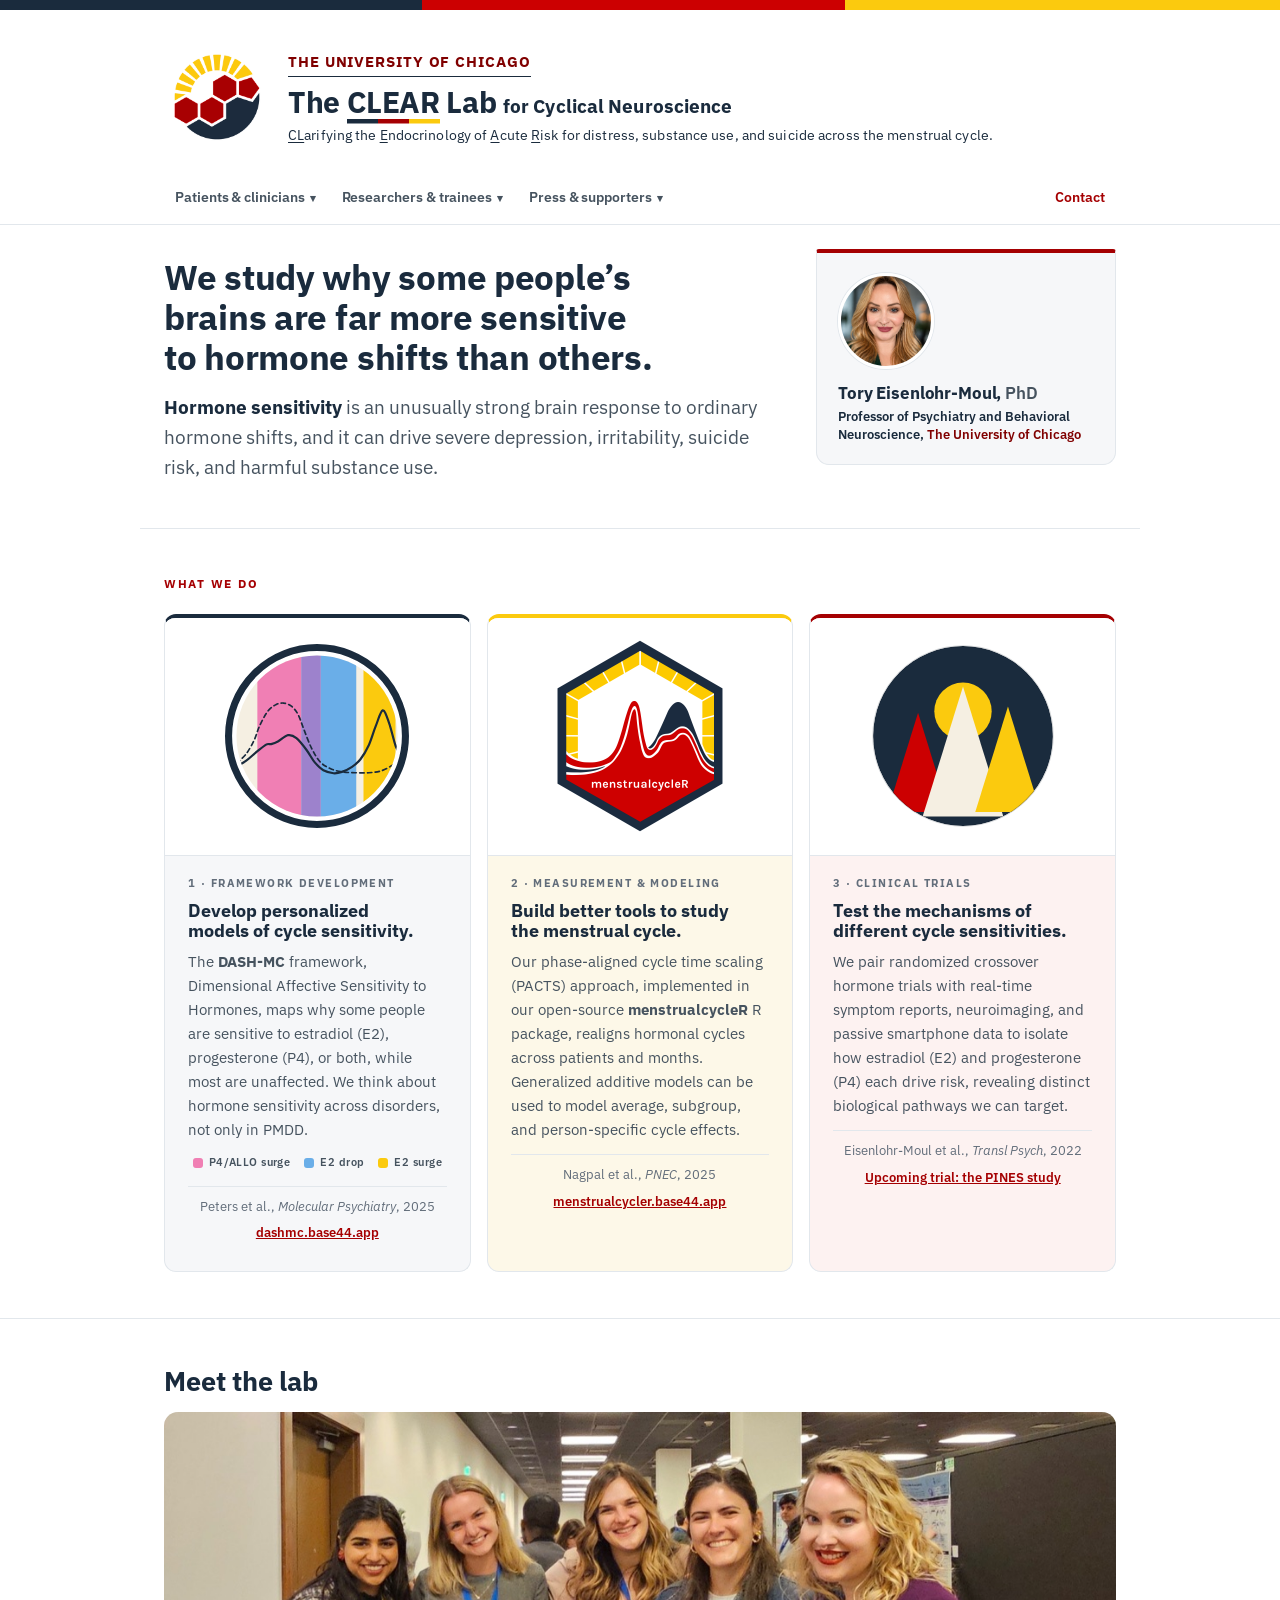
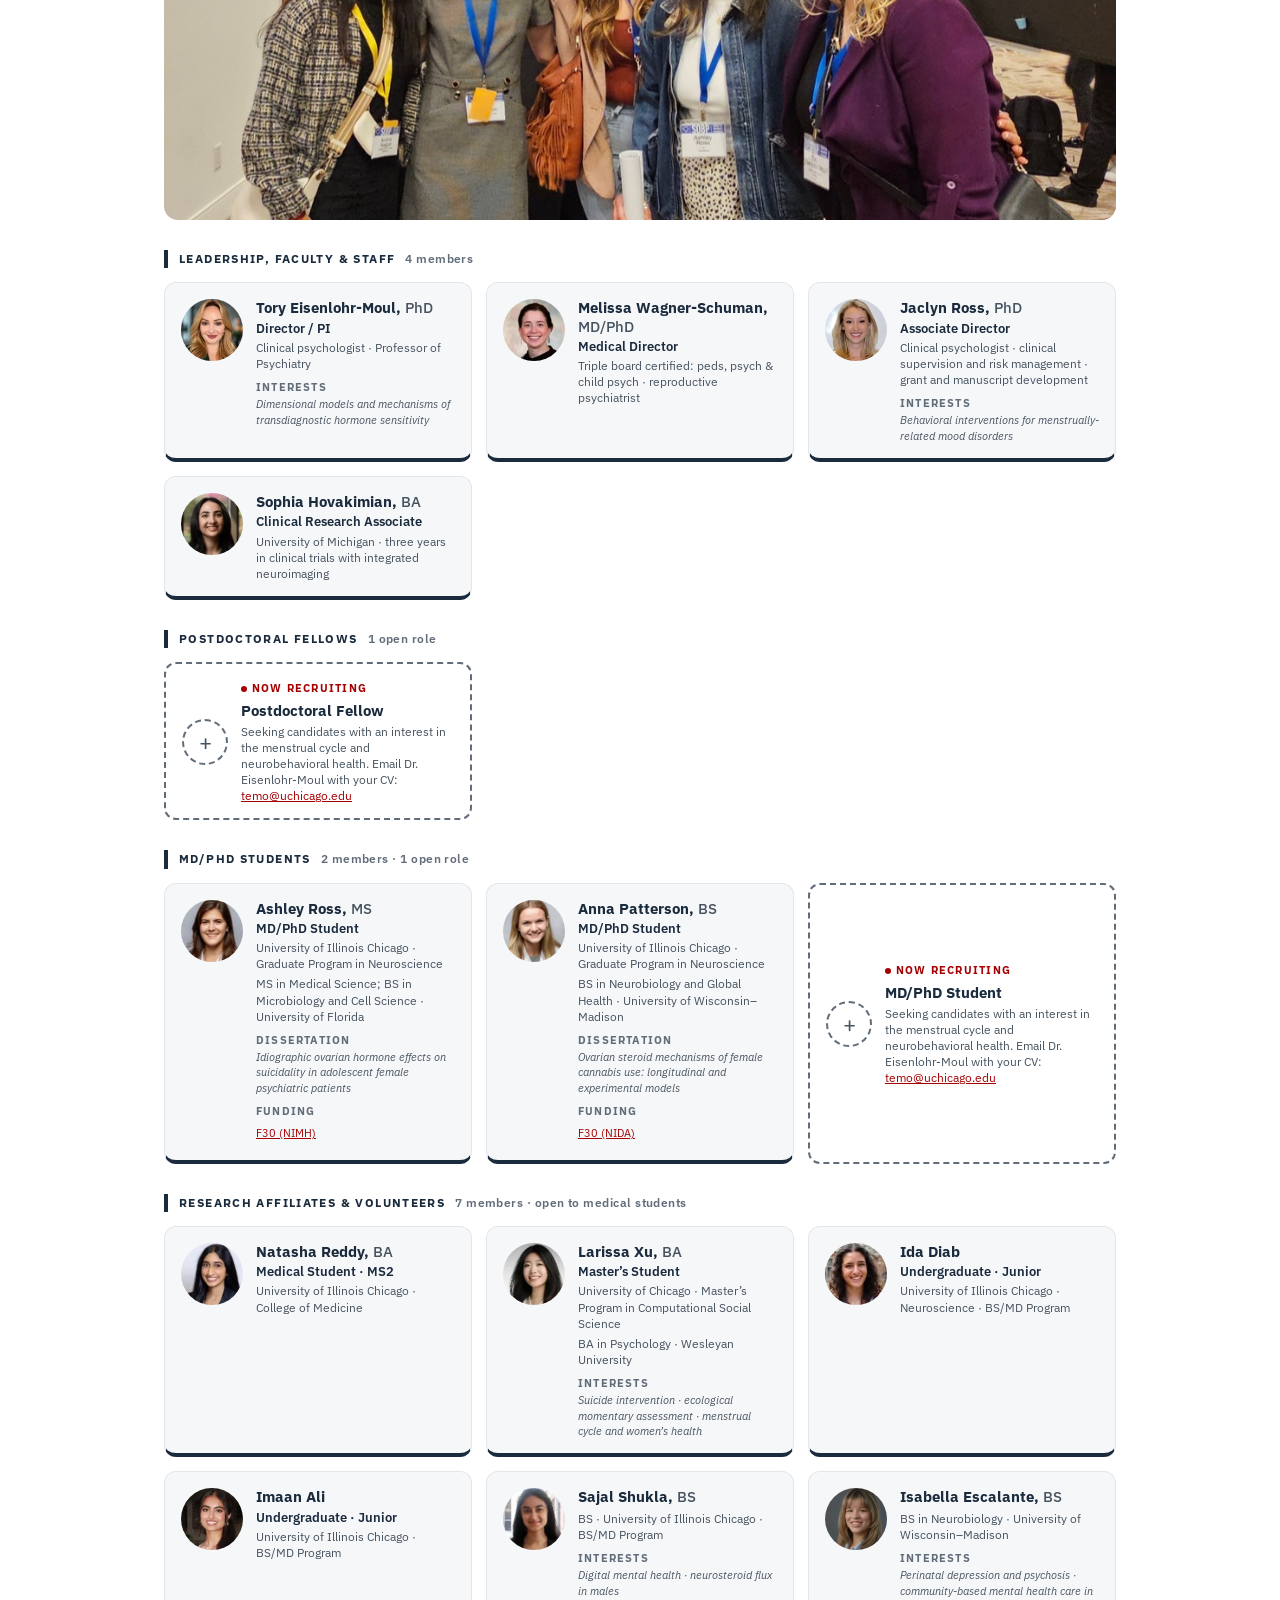
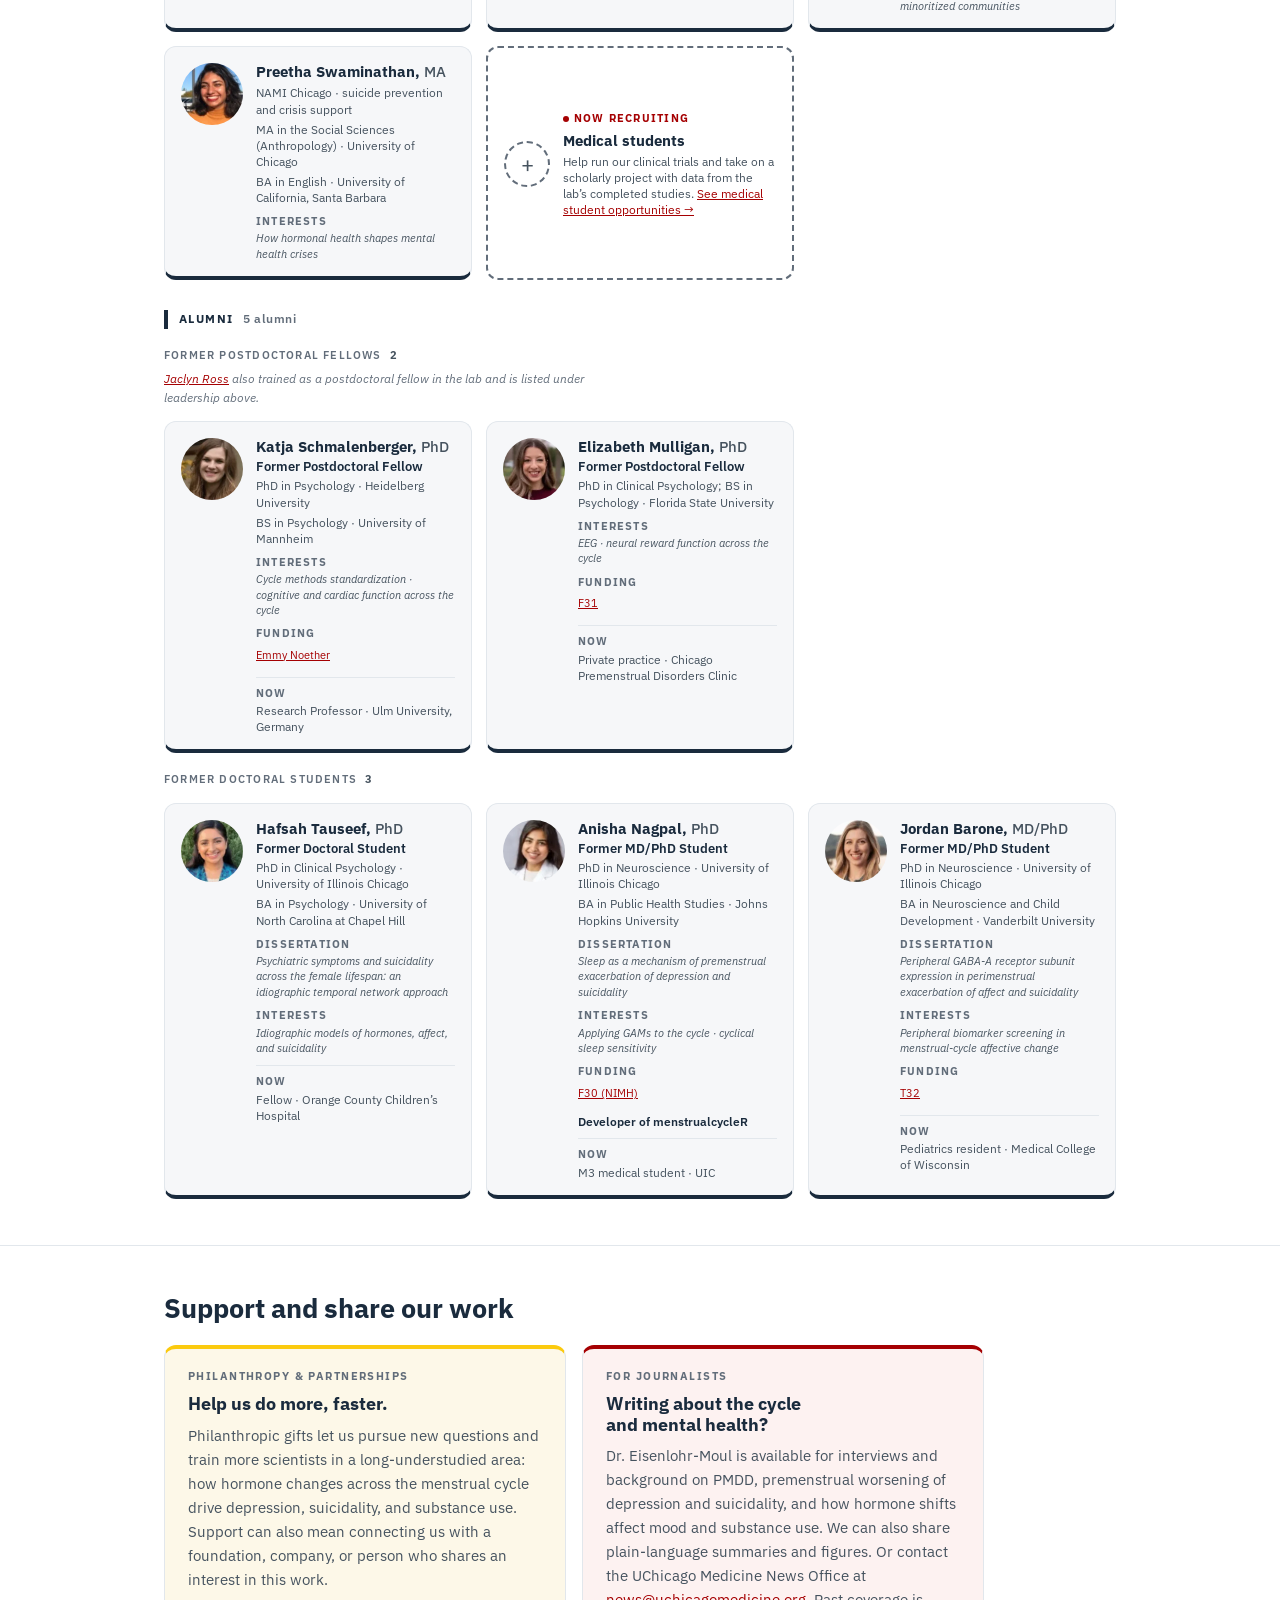
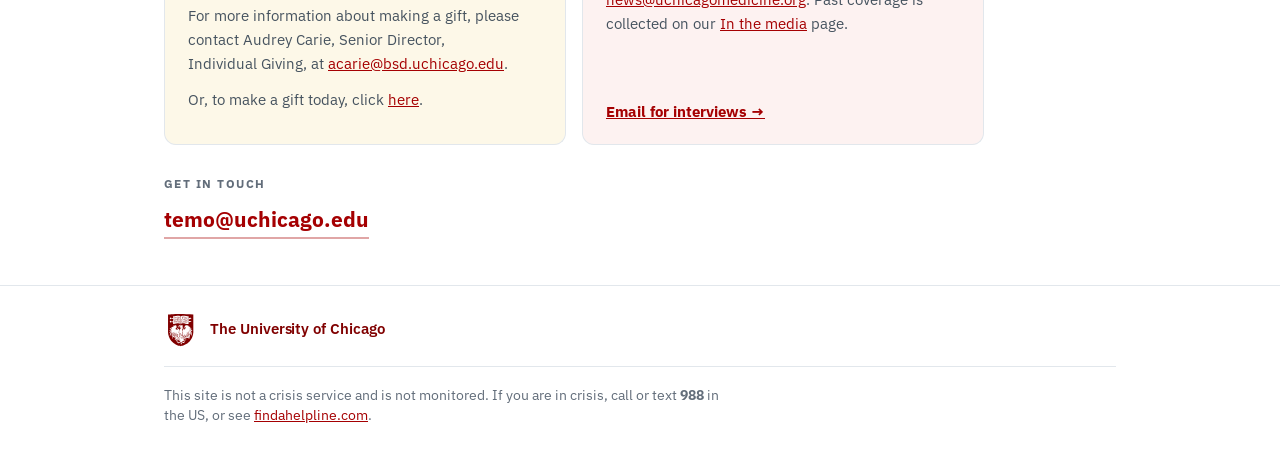
<file: index.html>
<!DOCTYPE html>
<html lang="en" data-theme="light">
<head>
<meta charset="utf-8">
<meta name="viewport" content="width=device-width, initial-scale=1">
<title>The CLEAR Lab for Cyclical Neuroscience | Clarifying the Endocrinology of Acute Risk for distress, substance use, and suicide</title>
<meta name="description" content="The CLEAR Lab for Cyclical Neuroscience at the University of Chicago studies brain sensitivity to hormones across the menstrual cycle: who is susceptible, which hormonal event is responsible, and what helps.">
<link rel="icon" href="assets/pines-badge.svg">
<link rel="preconnect" href="https://fonts.googleapis.com">
<link rel="preconnect" href="https://fonts.gstatic.com" crossorigin>
<link href="https://fonts.googleapis.com/css2?family=IBM+Plex+Sans:wght@400;500;600;700&display=swap" rel="stylesheet">
<style>
:root{
  --navy:#1a2b3d; --red:#a50002; --gold:#fbca0e;
  --d1:#946705; --d2:#b8342c; --d3:#1f6f8b;
  --bg:#ffffff; --surface:#f6f7f9; --border:#e2e7ec;
  --ink:#1a2b3d; --ink-2:#46535f; --ink-3:#626d7a; --accent:var(--red);
  --w1:#fdf8e8; --w2:#fdf2f1; --w3:#eff5f8;
  --topic:#27695a;
}
@media (prefers-color-scheme:dark){
  :root:not([data-theme="light"]){
    --navy:#a9c0da; --gold:#ffd94f;
    --d1:#e0b53d; --d2:#ff8d84; --d3:#77bcd6;
    --bg:#0e1a26; --surface:#16273a; --border:#23384f;
    --ink:#eef2f6; --ink-2:#b7c4d2; --ink-3:#8fa0b3; --red:#e8706f;
    --w1:#241f10; --w2:#2a1a19; --w3:#12242e;
    --topic:#79c9b2;
  }
}
:root[data-theme="dark"]{
  --navy:#a9c0da; --gold:#ffd94f;
  --d1:#e0b53d; --d2:#ff8d84; --d3:#77bcd6;
  --bg:#0e1a26; --surface:#16273a; --border:#23384f;
  --ink:#eef2f6; --ink-2:#b7c4d2; --ink-3:#8fa0b3; --red:#e8706f;
  --w1:#241f10; --w2:#2a1a19; --w3:#12242e;
  --topic:#79c9b2;
}
*{box-sizing:border-box}
body{margin:0; background:var(--bg); color:var(--ink); font-size:17px; line-height:1.6;
  font-family:'IBM Plex Sans',system-ui,-apple-system,sans-serif; -webkit-font-smoothing:antialiased}
h1,h2,h3{font-family:'IBM Plex Sans',sans-serif; line-height:1.15; text-wrap:balance; margin:0}
h1{font-weight:700; letter-spacing:-.008em; font-size:clamp(25px,3.9vw,35px)}
h2{font-weight:700; font-size:clamp(21px,2.8vw,27px)}
p{margin:0 0 14px; max-width:64ch}
a{color:var(--accent)}
a:focus-visible{outline:3px solid var(--gold); outline-offset:2px}
img{max-width:100%}
.rule{height:10px; background:linear-gradient(90deg,#1a2b3d 0 33%,#cc0001 33% 66%,#fbca0e 66% 100%)}
.banner{background:var(--navy); color:#fff}
@media (prefers-color-scheme:dark){ :root:not([data-theme="light"]) .banner{background:#22364d; color:var(--ink)} }
:root[data-theme="dark"] .banner{background:#22364d; color:var(--ink)}
.banner .wrap{display:flex; align-items:center; gap:10px; padding-top:9px; padding-bottom:9px}
.recruit{background:var(--gold); color:#1a2b3d}
@media (prefers-color-scheme:dark){ :root:not([data-theme="light"]) .recruit{background:#3a2f10; color:var(--ink)} }
:root[data-theme="dark"] .recruit{background:#3a2f10; color:var(--ink)}
.recruit .wrap{display:flex; align-items:baseline; gap:8px 14px; flex-wrap:wrap;
  padding-top:11px; padding-bottom:11px}
.recruit .k{font-family:'IBM Plex Sans',sans-serif; font-weight:700; font-size:11px;
  letter-spacing:.14em; text-transform:uppercase; flex:none}
.recruit .v{font-size:14.5px; font-weight:600}
.recruit .v a{color:inherit; text-decoration:underline; text-underline-offset:2px}
.banner .dot{width:7px; height:7px; border-radius:50%; background:var(--gold); flex:none}
.banner span{font-family:'IBM Plex Sans',sans-serif; font-weight:700; font-size:11.5px;
  letter-spacing:.16em; text-transform:uppercase}
.wrap{max-width:1000px; margin:0 auto; padding:0 24px}
section{padding:46px 0; border-bottom:1px solid var(--border)}

/* masthead + hero */
.top{padding-top:34px}
.brand{display:flex; align-items:center; gap:18px}
.brand .markwrap{width:106px; height:106px; flex:none; background:#fff; border-radius:18px;
  display:flex; align-items:center; justify-content:center}
.brand .mark{width:94px; height:94px; display:block}
.brand .labname{font-family:'IBM Plex Sans',sans-serif; font-weight:700; font-size:clamp(19px,2.9vw,30px);
  letter-spacing:-.012em; color:var(--navy); line-height:1.12}
.brand .tag{font-family:'IBM Plex Sans',sans-serif; font-weight:600; font-size:13px; letter-spacing:.01em;
  color:var(--navy); margin-top:9px; line-height:1.35}

.hero{padding-top:24px; padding-bottom:32px; border-bottom:1px solid var(--border);
  display:block}

.hero h1{max-width:26ch; margin-top:8px}
.hero .lede{font-size:clamp(16.5px,2vw,18.5px); color:var(--ink-2); margin-top:16px; max-width:62ch}
.hero figure{margin:0}
.hero img{width:100%; aspect-ratio:4/3; object-fit:cover; border-radius:14px; display:block}
.hero figcaption{font-size:12.5px; color:var(--ink-3); margin-top:9px}
.hero .lede b{color:var(--ink)}

/* three contributions */
.eyebrow{font-family:'IBM Plex Sans',sans-serif; font-weight:700; font-size:11.5px;
  letter-spacing:.15em; text-transform:uppercase; color:var(--accent); margin:0 0 20px}
.cards{display:grid; grid-template-columns:repeat(auto-fit,minmax(min(272px,100%),1fr)); gap:16px}
.card{border:1px solid var(--border); border-top:4px solid; border-radius:12px; overflow:hidden; display:flex; flex-direction:column}
.card .inner{padding:19px 23px 20px; display:flex; flex-direction:column; flex:1}
.card.a{border-top-color:var(--navy); background:var(--surface)}
.card.b{border-top-color:var(--gold); background:var(--w1)}
.card.c{border-top-color:var(--accent); background:var(--w2)}
.card .n{font-family:'IBM Plex Sans',sans-serif; font-weight:700; font-size:11px;
  letter-spacing:.13em; text-transform:uppercase; color:var(--ink-3); margin-bottom:9px}
.card h3{font-size:17.5px; margin-bottom:9px}
.card p{font-size:15px; color:var(--ink-2); margin-bottom:12px}
.card .art{display:flex; align-items:center; justify-content:center; background:var(--bg); border-bottom:1px solid var(--border); height:238px; padding:0; margin:0; flex:none}

.card .art svg, .card .art img{width:186px; height:186px; display:block}
/* a hexagon covers ~65% of its box against a circle's ~79%, so it needs a bigger one to read the same */
.card .art img.hex{width:200px; height:200px}
.card .art img{object-fit:contain}
.triggers{display:flex; justify-content:center; gap:14px; flex-wrap:wrap; margin:0 0 14px}
.triggers span{font-size:11px; font-weight:600; letter-spacing:.04em; color:var(--ink-2); display:inline-flex; align-items:center; gap:6px}
.triggers span::before{content:""; width:10px; height:10px; border-radius:3px; background:var(--sw); flex:none}
.triggers .t1{--sw:#f07fb4}
.triggers .t2{--sw:#6aaee8}
.triggers .t3{--sw:#fbca0e}
.card .meta{font-size:12.5px; color:var(--ink-3); border-top:1px solid var(--border); padding-top:11px;
  margin:0; min-height:5.2em; text-align:center; display:flex; flex-direction:column; gap:5px}
.card .meta .cite{line-height:1.4}
.card .meta .lnk{font-weight:600; line-height:1.3}




/* links + contact */
.links{display:grid; gap:14px; grid-template-columns:1fr; max-width:560px; margin-top:24px}
.link{display:flex; gap:18px; align-items:flex-start; text-decoration:none; color:inherit; background:var(--surface);
  border:1px solid var(--border); border-left:6px solid var(--navy); border-radius:14px; padding:19px 21px;
  transition:transform .12s ease, box-shadow .12s ease}
.link:hover{transform:translateY(-2px); box-shadow:0 14px 30px -20px rgba(20,34,51,.55)}
.link img{width:64px; height:64px; flex:none; margin-top:2px}
.link .body{flex:1}
.link .t{font-family:'IBM Plex Sans',sans-serif; font-weight:700; font-size:17px}
.link .d{font-size:14.5px; color:var(--ink-2); margin-top:5px}
.link .go{margin-top:10px; font-weight:600; font-size:13.5px; color:var(--accent)}
.contact{margin-top:30px}
.contact .k{font-family:'IBM Plex Sans',sans-serif; font-weight:700; font-size:11.5px;
  letter-spacing:.13em; text-transform:uppercase; color:var(--ink-3)}
.contact a{display:inline-block; margin-top:6px; font-family:'IBM Plex Sans',sans-serif;
  font-weight:700; font-size:clamp(17px,2.4vw,21px); text-decoration:none;
  border-bottom:2px solid color-mix(in srgb,var(--accent) 35%,transparent)}
/* donors and journalists: two cards in the same style as the cards at the top of the page */
.two{display:grid; grid-template-columns:repeat(auto-fit,minmax(min(300px,100%),1fr)); gap:16px; margin-top:22px; max-width:820px}
.two .card .inner > a{margin-top:auto; font-weight:700; font-size:14.5px}
/* ---------- roster, on the Design.pdf system ---------- */
.tier{font-family:'IBM Plex Sans',sans-serif; font-weight:700; font-size:11.5px; letter-spacing:.12em;
  text-transform:uppercase; color:var(--navy); border-left:4px solid var(--navy); padding-left:11px;
  margin:30px 0 4px; display:flex; align-items:baseline; gap:10px; flex-wrap:wrap}
.tier .count{font-weight:600; letter-spacing:.04em; text-transform:none; color:var(--ink-3); font-size:11.5px}
.people{display:grid; grid-template-columns:repeat(auto-fill,minmax(min(305px,100%),1fr)); gap:14px; margin-top:14px}

.pc{position:relative; background:var(--surface); border:1px solid var(--border); border-radius:12px;
  border-bottom:4px solid var(--navy); padding:16px 16px 14px; display:flex; gap:13px; align-items:flex-start}
.pc>img{width:62px; height:62px; border-radius:50%; object-fit:cover; flex:none; background:var(--bg)}
.pc .body{flex:1; min-width:0}
.pn{font-family:'IBM Plex Sans',sans-serif; font-weight:700; font-size:14.5px; line-height:1.25}
.pn span{font-weight:500; color:var(--ink-2)}
.pr{font-size:12.5px; font-weight:600; color:var(--navy); margin-top:2px; line-height:1.3}
.pd{font-size:11.5px; color:var(--ink-2); margin-top:4px; line-height:1.4}




.subtier{font-family:'IBM Plex Sans',sans-serif; font-weight:600; font-size:11px; letter-spacing:.11em;
  text-transform:uppercase; color:var(--ink-3); margin:18px 0 0; display:flex; gap:8px; align-items:baseline}
.subtier span{font-weight:700; color:var(--ink-2)}
.subnote{font-size:11.5px; color:var(--ink-3); margin:6px 0 0; max-width:60ch; font-style:italic}
.diss{font-size:11px; color:var(--ink-2); margin-top:8px; line-height:1.4}
.diss b{display:block; font-size:11px; font-weight:700; letter-spacing:.11em; text-transform:uppercase;
  color:var(--ink-3); margin-bottom:2px}
.diss i{font-style:italic}
.honor{font-size:11.5px; font-weight:600; color:var(--ink); margin-top:8px; line-height:1.35}
.now{margin-top:9px; font-size:11.5px; color:var(--ink-2); line-height:1.4; padding-top:8px;
  border-top:1px solid var(--border)}
.now b{display:block; font-size:11px; font-weight:700; letter-spacing:.11em; text-transform:uppercase;
  color:var(--ink-3); margin-bottom:2px}
.open{border:2px dashed var(--ink-3); background:transparent; align-items:center}
.open .plus{width:46px; height:46px; border-radius:50%; border:2px dashed var(--ink-3); flex:none;
  display:flex; align-items:center; justify-content:center; font-size:22px; color:var(--ink-2); line-height:1}
.open .rec{font-size:11px; font-weight:700; letter-spacing:.11em; text-transform:uppercase; color:var(--accent);
  display:flex; align-items:center; gap:5px}
.open .rec::before{content:""; width:6px; height:6px; border-radius:50%; background:currentColor}

footer{padding:24px 0 34px}
footer p{font-size:13.5px; color:var(--ink-3); line-height:1.55; margin:0; max-width:72ch}
@media (prefers-reduced-motion:reduce){*{transition:none!important}}

.nav{position:sticky; top:0; z-index:20; background:var(--bg);
  border-bottom:1px solid var(--border); margin-top:22px;
  -webkit-backdrop-filter:saturate(140%) blur(8px); backdrop-filter:saturate(140%) blur(8px)}
.nav .wrap{display:flex; align-items:center; gap:4px; flex-wrap:nowrap;
  padding-top:9px; padding-bottom:9px}
.nav .dd{position:relative}
.nav summary{list-style:none; cursor:pointer; font-family:'IBM Plex Sans',sans-serif; font-weight:600;
  font-size:13.5px; letter-spacing:-.005em; color:var(--ink-2); padding:6px 11px; border-radius:7px;
  white-space:nowrap; user-select:none}
.nav summary::-webkit-details-marker{display:none}
.nav summary::after{content:"\25BE"; margin-left:5px; font-size:11px}
.nav summary:hover,.nav details[open] summary{background:var(--surface); color:var(--ink)}
.nav summary:focus-visible{outline:2px solid var(--red); outline-offset:2px}
.nav .menu{position:absolute; z-index:5; top:calc(100% + 4px); left:0; min-width:180px; display:flex; flex-direction:column;
  background:var(--bg); border:1px solid var(--border); border-radius:9px; padding:5px;
  box-shadow:0 8px 24px rgba(0,0,0,.10)}
.nav a{font-family:'IBM Plex Sans',sans-serif; font-weight:600; font-size:13.5px;
  letter-spacing:-.005em; color:var(--ink-2); text-decoration:none;
  padding-top:6px; padding-bottom:6px; padding-left:11px; padding-right:11px;
  border-radius:7px; white-space:nowrap}
.nav a:hover{background:var(--surface); color:var(--ink)}
.nav a:focus-visible{outline:2px solid var(--red); outline-offset:2px}
.nav a.cta{margin-left:auto; color:var(--red)}
.nav a.cta:hover{background:var(--red); color:#fff}
@media (max-width:560px){.nav a,.nav summary{font-size:12.5px; padding-left:9px; padding-right:9px}}
section[id]{scroll-margin-top:54px}
@media (prefers-reduced-motion:no-preference){html{scroll-behavior:smooth}}
.top > .brand{flex:1; min-width:0}
.top > .affil{flex:none}
.brand .word{flex:1; min-width:0}
.brand .labname{color:var(--navy)}
.brand .labname .redname{color:var(--navy); font-weight:900}
/* the lab's three colours under "CLEAR", echoing the stripe at the top of the page */
.brand .labname .clearbar{padding-bottom:.08em; background-repeat:no-repeat;
  background-image:linear-gradient(90deg,var(--navy) 0 33.3%,var(--red) 33.3% 66.6%,var(--gold) 66.6% 100%);
  background-size:100% .15em; background-position:0 100%}
.brand .expansion u{text-decoration:underline; text-decoration-thickness:1px;
  text-underline-offset:2px; text-decoration-color:var(--navy)}
.brand .keywords{font-family:'IBM Plex Sans',sans-serif; font-weight:600;
  font-size:11px; letter-spacing:.13em; text-transform:uppercase;
  color:var(--navy); margin-top:7px; line-height:1.5}
.brand .keywords i{display:inline-block; width:4px; height:4px; border-radius:50%;
  background:var(--gold); margin-left:9px; margin-right:9px; vertical-align:2px}
.brand .labname .forcyc{font-weight:700; font-size:.64em; color:var(--navy);
  letter-spacing:.005em}
.brand .expansion{font-family:'IBM Plex Sans',sans-serif; font-weight:400;
  font-size:13.5px; color:var(--navy); margin-top:7px; letter-spacing:.008em;
  line-height:1.45}
.brand .expansion b{color:var(--red); font-weight:700}
.labphoto{width:100%; aspect-ratio:21/9; object-fit:cover; object-position:50% 22%;
  border-radius:14px; display:block; margin-top:16px; margin-bottom:6px}
.card .meta .lnk{display:inline-block; min-height:24px; padding-top:4px}
.contact a, .diss a{display:inline-block; min-height:24px; padding-top:4px}
/* the university's own maroon, from the official kit */
:root{--uchicago:#800000}
@media (prefers-color-scheme:dark){:root:not([data-theme="light"]){--uchicago:#d98f8f}}
:root[data-theme="dark"]{--uchicago:#d98f8f}
.top{display:flex; align-items:center; justify-content:space-between;
  gap:26px; flex-wrap:wrap}
.affil{display:flex; align-items:center; gap:13px;
  padding-left:20px; border-left:3px solid var(--uchicago)}
@media (max-width:720px){.affil{margin-left:0; margin-top:16px; width:100%}}
.affil .shield{height:54px; width:44.8px; flex:none; display:block;
  object-fit:contain}
.affil .shield.dark{display:none}
@media (prefers-color-scheme:dark){:root:not([data-theme="light"]) .affil .shield.light{display:none}
  :root:not([data-theme="light"]) .affil .shield.dark{display:block}}
:root[data-theme="dark"] .affil .shield.light{display:none}
:root[data-theme="dark"] .affil .shield.dark{display:block}
.affil-uni{font-family:'IBM Plex Sans',sans-serif; font-weight:600; font-size:14.5px;
  color:var(--uchicago); line-height:1.25; letter-spacing:-.004em}
.affil-dept{font-family:'IBM Plex Sans',sans-serif; font-weight:400; font-size:12px;
  color:var(--ink-3); margin-top:4px; line-height:1.4}
.hero{display:grid; grid-template-columns:1fr 300px; gap:40px; align-items:start}
@media (max-width:840px){.hero{grid-template-columns:1fr; gap:26px}}
.welcome{display:flex; flex-direction:column; gap:14px;
  background:var(--surface); border:1px solid var(--border);
  border-top:4px solid var(--red); border-radius:3px 3px 13px 13px;
  padding:20px 21px 19px}
.welcome .pi{width:96px; height:96px; border-radius:50%; object-fit:cover;
  object-position:50% 32%; display:block; border:3px solid var(--bg);
  box-shadow:0 0 0 1px var(--border)}
.welcome-name{font-family:'IBM Plex Sans',sans-serif; font-weight:700;
  font-size:16.5px; line-height:1.25; color:var(--ink); letter-spacing:-.008em}
.welcome-name span{font-weight:600; color:var(--ink-2)}
.welcome-title .uc-inline{color:var(--uchicago); font-weight:600}
.welcome-title{font-size:13px; line-height:1.4; color:var(--navy);
  font-weight:600; margin-top:5px}
footer .affil{margin-bottom:18px; padding-bottom:16px;
  border-bottom:1px solid var(--border); border-left:0; padding-left:0}
footer .affil .shield{height:40px; width:33.1px}
/* the university lockup line above the lab name: maroon caps over a thin rule */
.brand .uline{display:inline-block; font-family:'IBM Plex Sans',sans-serif; font-weight:700;
  font-size:clamp(11px,1.45vw,15px); letter-spacing:.06em; text-transform:uppercase;
  color:var(--uchicago); line-height:1.2; padding-bottom:5px; margin-bottom:8px;
  border-bottom:1.5px solid var(--ink)}

  @media (max-width:720px){
    .brand{flex-wrap:wrap; gap:14px}
    .brand .markwrap{width:66px; height:66px; border-radius:13px}
    .brand .mark{width:58px; height:58px}
    .brand .word{flex:1 1 200px; min-width:0}
    .brand .expansion{font-size:12.5px; line-height:1.42; margin-top:6px}
    .brand .labname .forcyc{display:block; margin-top:2px}
  }

  @media (max-width:640px){
    .nav .wrap{flex-wrap:wrap; gap:2px 4px}
    .nav a.cta{margin-left:0}
  }
</style>
</head>
<body>
<div class="rule"></div>



<div class="wrap top">
  <div class="brand">
    <span class="markwrap"><img class="mark" src="assets/web/clear-mark.png?v6" alt=""></span>
    <div class="word">
      <div class="uline">The University of Chicago</div>
      <div class="labname"><span class="redname">The <span class="clearbar">CLEAR</span> Lab</span> <span class="forcyc">for Cyclical Neuroscience</span></div>
      <div class="expansion"><u>CL</u>arifying the <u>E</u>ndocrinology of <u>A</u>cute <u>R</u>isk for distress, substance use, and suicide across the menstrual cycle.</div>
    </div>
  </div>
  
  
</div>

<nav class="nav" aria-label="Sections"><div class="wrap">
  <details class="dd">
    <summary>Patients &amp; clinicians</summary>
    <div class="menu">
      <a href="#work">What we do</a>
      <a href="pines/participants/">Join the PINES trial</a>
      <a href="pines/clinicians/">PINES for clinicians</a>
    </div>
  </details>
  <details class="dd">
    <summary>Researchers &amp; trainees</summary>
    <div class="menu">
      <a href="#people">Meet the lab</a>
      <a href="pines/researchers/">PINES for researchers</a>
      <a href="medical-students/">Medical students</a>
    </div>
  </details>
  <details class="dd">
    <summary>Press &amp; supporters</summary>
    <div class="menu">
      <a href="media/">In the media</a>
      <a href="pines/press/">PINES press kit</a>
      <a href="#support">Support our work</a>
    </div>
  </details>
  <a class="cta" href="mailto:temo@uchicago.edu">Contact</a>
</div></nav>
<script>
document.addEventListener('click',function(e){document.querySelectorAll('.nav details[open]').forEach(function(d){if(!d.contains(e.target))d.removeAttribute('open')})});
document.addEventListener('keydown',function(e){if(e.key==='Escape')document.querySelectorAll('.nav details[open]').forEach(function(d){d.removeAttribute('open');d.querySelector('summary').focus()})});
document.querySelectorAll('.nav .menu a').forEach(function(a){a.addEventListener('click',function(){a.closest('details').removeAttribute('open')})});
document.querySelectorAll('.nav details').forEach(function(d){d.addEventListener('toggle',function(){if(d.open)document.querySelectorAll('.nav details[open]').forEach(function(o){if(o!==d)o.removeAttribute('open')});if(d.open){var m=d.querySelector('.menu');m.style.left='';var r=m.getBoundingClientRect(),over=r.right-(document.documentElement.clientWidth-8);if(over>0)m.style.left=-Math.min(over,r.left-8)+'px'}})});
</script>

<div class="wrap hero">
  <div>
    <h1>We study why some people&rsquo;s brains are far more sensitive to hormone shifts than others.</h1>
    <p class="lede"><b>Hormone sensitivity</b> is an unusually strong brain response to ordinary hormone shifts, and it can drive severe depression, irritability, suicide risk, and harmful substance use.</p>
  </div>
  
  <aside class="welcome">
    <img class="pi" src="assets/web/tory.jpg" alt="Tory Eisenlohr-Moul">
    <div class="welcome-txt">
      <div class="welcome-name">Tory Eisenlohr-Moul, <span>PhD</span></div>
      <div class="welcome-title">Professor of Psychiatry and Behavioral Neuroscience, <span class="uc-inline">The University of Chicago</span></div>
    </div>
  </aside>
</div>

<section id="work">
  <div class="wrap">
    <p class="eyebrow">What we do</p>
    <div class="cards">

      <div class="card a">
        <div class="art"><svg viewBox="70 65 1104 1104" width="186" height="186" role="img" style="color:var(--navy)" aria-label="DASH-MC: estradiol (solid line) and progesterone (dashed line) across the menstrual cycle, over the ALLO surge (pink), its overlap with low or falling E2 (purple), low or falling E2 (blue) and the E2 surge (yellow)">
<defs><clipPath id="dashmc-disc"><circle cx="622" cy="617" r="478"></circle></clipPath></defs>
<g clip-path="url(#dashmc-disc)">
<rect x="0" y="0" width="1300" height="1300" fill="#f5efe2"></rect>
<rect x="268" y="0" width="260" height="1300" fill="#f07fb4"></rect>
<rect x="528" y="0" width="117" height="1300" fill="#9d82cc"></rect>
<rect x="645" y="0" width="210" height="1300" fill="#6aaee8"></rect>
<rect x="898" y="0" width="190" height="1300" fill="#fbca0e"></rect>
<path d="M145,780 C154,771 182,748 200,725 C218,702 237,668 250,640 C263,612 267,588 280,560 C293,532 313,492 330,470 C347,448 364,438 380,430 C396,422 410,420 425,422 C440,424 456,429 470,440 C484,451 498,467 510,490 C522,513 532,547 545,580 C558,613 574,658 590,690 C606,722 622,750 640,770 C658,790 678,800 700,810 C722,820 745,826 770,830 C795,834 823,834 850,835 C877,836 905,837 930,835 C955,833 977,832 1000,825 C1023,818 1050,803 1070,790 C1090,777 1110,752 1118,745" fill="none" stroke="#1a2b3d" stroke-width="10" stroke-dasharray="26 20" stroke-linecap="round"></path>
<path d="M140,800 C150,794 179,780 200,765 C221,750 245,726 265,710 C285,694 306,676 320,668 C334,660 338,668 350,665 C362,662 373,659 390,650 C407,641 432,615 450,612 C468,609 482,615 500,630 C518,645 542,676 560,700 C578,724 593,755 610,775 C627,795 642,810 660,820 C678,830 702,836 720,838 C738,840 752,836 770,830 C788,824 812,812 830,800 C848,788 863,777 880,755 C897,733 915,702 930,670 C945,638 956,594 970,560 C984,526 999,468 1012,465 C1025,462 1037,504 1050,540 C1063,576 1078,648 1090,680 C1102,712 1119,726 1125,735" fill="none" stroke="#1a2b3d" stroke-width="13" stroke-linecap="round" stroke-linejoin="round"></path>
</g>
<circle cx="622" cy="617" r="525" fill="none" stroke="currentColor" stroke-width="42"></circle>
</svg></div>
        <div class="inner"><div class="n">1 · Framework development</div>
        <h3>Develop personalized models of cycle sensitivity.</h3>
        <p>The <b>DASH-MC</b> framework, Dimensional Affective Sensitivity to Hormones, maps why some people are sensitive to estradiol (E2), progesterone (P4), or both, while most are unaffected. We think about hormone sensitivity across disorders, not only in PMDD.</p>
        
        <div class="triggers"><span class="t1">P4/ALLO surge</span><span class="t2">E2 drop</span><span class="t3">E2 surge</span></div>
          <p class="meta"><span class="cite">Peters et al., <em>Molecular Psychiatry</em>, 2025</span><a class="lnk" href="https://dashmc.base44.app/">dashmc.base44.app</a></p></div>
      </div>

      <div class="card b">
        <div class="art"><img class="hex" src="assets/menstrualcycleR.png" alt="menstrualcycleR package logo"></div>
        <div class="inner"><div class="n">2 · Measurement &amp; modeling</div>
        <h3>Build better tools to study the menstrual cycle.</h3>
        <p>Our phase-aligned cycle time scaling (PACTS) approach, implemented in our open-source <b>menstrualcycleR</b> R package, realigns hormonal cycles across patients and months. Generalized additive models can be used to model average, subgroup, and person-specific cycle effects.</p>
        
        <p class="meta"><span class="cite">Nagpal et al., <em>PNEC</em>, 2025</span><a class="lnk" href="https://menstrualcycler.base44.app/">menstrualcycler.base44.app</a></p></div>
      </div>

      <div class="card c">
        <div class="art"><img src="assets/pines-badge.svg" alt="PINES study badge"></div>
        <div class="inner"><div class="n">3 · Clinical trials</div>
        <h3>Test the mechanisms of different cycle sensitivities.</h3>
        <p>We pair randomized crossover hormone trials with real-time symptom reports, neuroimaging, and passive smartphone data to isolate how estradiol (E2) and progesterone (P4) each drive risk, revealing distinct biological pathways we can target.</p>
        
        <p class="meta"><span class="cite">Eisenlohr-Moul et al., <em>Transl Psych</em>, 2022</span><a class="lnk" href="pines/">Upcoming trial: the PINES study</a></p></div>
      </div>

    </div>
  </div>
</section>

<section id="people">
  <div class="wrap">
        <h2>Meet the lab</h2>
    <img class="labphoto" src="assets/web/lab-hero.jpg" alt="Members of the CLEAR Lab for Cyclical Neuroscience at a scientific meeting">

    <div class="tier">Leadership, faculty &amp; staff <span class="count">4 members</span></div>
    <div class="people">
      <div class="pc lead">
        <img src="assets/ph-te.webp" alt="Tory Eisenlohr-Moul">
        <div class="body">
          <div class="pn">Tory Eisenlohr-Moul, <span>PhD</span></div>
          <div class="pr">Director / PI</div>
          <div class="pd">Clinical psychologist · Professor of Psychiatry</div>
          <div class="diss"><b>Interests</b><i>Dimensional models and mechanisms of transdiagnostic hormone sensitivity</i></div>
        </div>
      </div>
      <div class="pc lead">
        <img src="assets/ph-mw.webp" alt="Melissa Wagner-Schuman">
        <div class="body">
          <div class="pn">Melissa Wagner-Schuman, <span>MD/PhD</span></div>
          <div class="pr">Medical Director</div>
          <div class="pd">Triple board certified: peds, psych &amp; child psych · reproductive psychiatrist</div>
        </div>
      </div>
      <div class="pc lead" id="jaclyn-ross">
        <img src="assets/ph-jr.webp" alt="Jaclyn Ross">
        <div class="body">
          <div class="pn">Jaclyn Ross, <span>PhD</span></div>
          <div class="pr">Associate Director</div>
          <div class="pd">Clinical psychologist · clinical supervision and risk management · grant and manuscript development</div>
          <div class="diss"><b>Interests</b><i>Behavioral interventions for menstrually-related mood disorders</i></div>
        </div>
      </div>
      <div class="pc staff">
        <img src="assets/ph-sh.webp" alt="Sophia Hovakimian">
        <div class="body">
          <div class="pn">Sophia Hovakimian, <span>BA</span></div>
          <div class="pr">Clinical Research Associate</div>
          <div class="pd">University of Michigan · three years in clinical trials with integrated neuroimaging</div>
        </div>
      </div>
    </div>

    <div class="tier s2">Postdoctoral fellows <span class="count">1 open role</span></div>
    <div class="people">
      <div class="pc open">
        <div class="plus">+</div>
        <div class="body">
          <div class="rec">Now recruiting</div>
          <div class="pn" style="margin-top:4px">Postdoctoral Fellow</div>
          <div class="pd">Seeking candidates with an interest in the menstrual cycle and neurobehavioral health. Email Dr. Eisenlohr-Moul with your CV: <a href="mailto:temo@uchicago.edu">temo@uchicago.edu</a></div>
        </div>
      </div>
    </div>

    <div class="tier">MD/PhD students <span class="count">2 members · 1 open role</span></div>
    <div class="people">
      <div class="pc trainee">
        <img src="assets/ph-ar.webp" alt="Ashley Ross">
        <div class="body">
          <div class="pn">Ashley Ross, <span>MS</span></div>
          <div class="pr">MD/PhD Student</div>
          <div class="pd">University of Illinois Chicago · Graduate Program in Neuroscience</div>
          <div class="pd">MS in Medical Science; BS in Microbiology and Cell Science · University of Florida</div>
          <div class="diss"><b>Dissertation</b><i>Idiographic ovarian hormone effects on suicidality in adolescent female psychiatric patients</i></div>
          <div class="diss"><b>Funding</b><a href="https://reporter.nih.gov/project-details/11390425">F30 (NIMH)</a></div>
        </div>
      </div>
      <div class="pc trainee">
        <img src="assets/ph-ap.webp" alt="Anna Patterson">
        <div class="body">
          <div class="pn">Anna Patterson, <span>BS</span></div>
          <div class="pr">MD/PhD Student</div>
          <div class="pd">University of Illinois Chicago · Graduate Program in Neuroscience</div>
          <div class="pd">BS in Neurobiology and Global Health · University of Wisconsin&ndash;Madison</div>
          <div class="diss"><b>Dissertation</b><i>Ovarian steroid mechanisms of female cannabis use: longitudinal and experimental models</i></div>
          <div class="diss"><b>Funding</b><a href="https://reporter.nih.gov/project-details/11243039">F30 (NIDA)</a></div>
        </div>
      </div>
      <div class="pc open red">
        <div class="plus">+</div>
        <div class="body">
          <div class="rec">Now recruiting</div>
          <div class="pn" style="margin-top:4px">MD/PhD Student</div>
          <div class="pd">Seeking candidates with an interest in the menstrual cycle and neurobehavioral health. Email Dr. Eisenlohr-Moul with your CV: <a href="mailto:temo@uchicago.edu">temo@uchicago.edu</a></div>
        </div>
      </div>
    </div>

    <div class="tier s3">Research affiliates &amp; volunteers <span class="count">7 members · open to medical students</span></div>
    <div class="people">
      <div class="pc staff"><img src="assets/ph-nr.webp" alt="Natasha Reddy">
        <div class="body"><div class="pn">Natasha Reddy, <span>BA</span></div>
        <div class="pr">Medical Student · MS2</div>
        <div class="pd">University of Illinois Chicago · College of Medicine</div>
</div></div>
      <div class="pc staff"><img src="assets/ph-lx.webp" alt="Larissa Xu">
        <div class="body"><div class="pn">Larissa Xu, <span>BA</span></div>
        <div class="pr">Master&rsquo;s Student</div>
        <div class="pd">University of Chicago · Master&rsquo;s Program in Computational Social Science</div>
        <div class="pd">BA in Psychology · Wesleyan University</div>
        <div class="diss"><b>Interests</b><i>Suicide intervention · ecological momentary assessment · menstrual cycle and women&rsquo;s health</i></div></div></div>
      <div class="pc staff"><img src="assets/ph-id.webp" alt="Ida Diab">
        <div class="body"><div class="pn">Ida Diab</div>
        <div class="pr">Undergraduate · Junior</div>
        <div class="pd">University of Illinois Chicago · Neuroscience · BS/MD Program</div>
</div></div>
      <div class="pc staff"><img src="assets/ph-ia.webp" alt="Imaan Ali">
        <div class="body"><div class="pn">Imaan Ali</div>
        <div class="pr">Undergraduate · Junior</div>
        <div class="pd">University of Illinois Chicago · BS/MD Program</div>
</div></div>
      <div class="pc staff"><img src="assets/ph-ss.webp" alt="Sajal Shukla">
        <div class="body"><div class="pn">Sajal Shukla, <span>BS</span></div>
        <div class="pd">BS · University of Illinois Chicago · BS/MD Program</div>
        <div class="diss"><b>Interests</b><i>Digital mental health · neurosteroid flux in males</i></div></div></div>
      <div class="pc staff"><img src="assets/ph-ie.webp" alt="Isabella Escalante">
        <div class="body"><div class="pn">Isabella Escalante, <span>BS</span></div>
        <div class="pd">BS in Neurobiology · University of Wisconsin&ndash;Madison</div>
        <div class="diss"><b>Interests</b><i>Perinatal depression and psychosis · community-based mental health care in minoritized communities</i></div></div></div>
      <div class="pc staff"><img src="assets/ph-ps.webp" alt="Preetha Swaminathan">
        <div class="body"><div class="pn">Preetha Swaminathan, <span>MA</span></div>
        <div class="pd">NAMI Chicago · suicide prevention and crisis support</div>
        <div class="pd">MA in the Social Sciences (Anthropology) · University of Chicago</div>
        <div class="pd">BA in English · University of California, Santa Barbara</div>
        <div class="diss"><b>Interests</b><i>How hormonal health shapes mental health crises</i></div>
</div></div>
      <div class="pc open">
        <div class="plus">+</div>
        <div class="body">
          <div class="rec">Now recruiting</div>
          <div class="pn" style="margin-top:4px">Medical students</div>
          <div class="pd">Help run our clinical trials and take on a scholarly project with data from the lab&rsquo;s completed studies. <a href="medical-students/">See medical student opportunities &rarr;</a></div>
        </div>
      </div>
    </div>

    <div class="tier s4">Alumni <span class="count">5 alumni</span></div>
    <div class="subtier">Former postdoctoral fellows <span>2</span></div>
    <p class="subnote"><a href="#jaclyn-ross">Jaclyn Ross</a> also trained as a postdoctoral fellow in the lab and is listed under leadership above.</p>
    <div class="people">
      <div class="pc alum"><img src="assets/ph-ks.webp" alt="Katja Schmalenberger">
        <div class="body">
          <div class="pn">Katja Schmalenberger, <span>PhD</span></div>
          <div class="pr">Former Postdoctoral Fellow</div>
          <div class="pd">PhD in Psychology · Heidelberg University</div>
          <div class="pd">BS in Psychology · University of Mannheim</div>
          <div class="diss"><b>Interests</b><i>Cycle methods standardization · cognitive and cardiac function across the cycle</i></div>
          <div class="diss"><b>Funding</b><a href="https://gepris.dfg.de/project/568773664?lang=en">Emmy Noether</a></div>
          <div class="now"><b>Now</b> Research Professor · Ulm University, Germany</div>
        </div>
      </div>
      <div class="pc alum"><img src="assets/ph-em.webp" alt="Elizabeth Mulligan">
        <div class="body">
          <div class="pn">Elizabeth Mulligan, <span>PhD</span></div>
          <div class="pr">Former Postdoctoral Fellow</div>
          <div class="pd">PhD in Clinical Psychology; BS in Psychology · Florida State University</div>
          <div class="diss"><b>Interests</b><i>EEG · neural reward function across the cycle</i></div>
          <div class="diss"><b>Funding</b><a href="https://reporter.nih.gov/project-details/10154453">F31</a></div>
          <div class="now"><b>Now</b> Private practice · Chicago Premenstrual Disorders Clinic</div>
        </div>
      </div>
    </div>

    <div class="subtier">Former doctoral students <span>3</span></div>
    <div class="people">
      <div class="pc trainee"><img src="assets/ph-ht.webp" alt="Hafsah Tauseef">
        <div class="body">
          <div class="pn">Hafsah Tauseef, <span>PhD</span></div>
          <div class="pr">Former Doctoral Student</div>
          <div class="pd">PhD in Clinical Psychology · University of Illinois Chicago</div>
          <div class="pd">BA in Psychology · University of North Carolina at Chapel Hill</div>
          <div class="diss"><b>Dissertation</b><i>Psychiatric symptoms and suicidality across the female lifespan: an idiographic temporal network approach</i></div>
          <div class="diss"><b>Interests</b><i>Idiographic models of hormones, affect, and suicidality</i></div>
          <div class="now"><b>Now</b> Fellow · Orange County Children&rsquo;s Hospital</div>
        </div>
      </div>
      <div class="pc trainee"><img src="assets/ph-an.webp" alt="Anisha Nagpal">
        <div class="body">
          <div class="pn">Anisha Nagpal, <span>PhD</span></div>
          <div class="pr">Former MD/PhD Student</div>
          <div class="pd">PhD in Neuroscience · University of Illinois Chicago</div>
          <div class="pd">BA in Public Health Studies · Johns Hopkins University</div>
          <div class="diss"><b>Dissertation</b><i>Sleep as a mechanism of premenstrual exacerbation of depression and suicidality</i></div>
          <div class="diss"><b>Interests</b><i>Applying GAMs to the cycle · cyclical sleep sensitivity</i></div>
          <div class="diss"><b>Funding</b><a href="https://reporter.nih.gov/project-details/11336322">F30 (NIMH)</a></div>
          <div class="honor">Developer of menstrualcycleR</div>
          <div class="now"><b>Now</b> M3 medical student · UIC</div>
        </div>
      </div>
      <div class="pc trainee"><img src="assets/ph-jb.webp" alt="Jordan Barone">
        <div class="body">
          <div class="pn">Jordan Barone, <span>MD/PhD</span></div>
          <div class="pr">Former MD/PhD Student</div>
          <div class="pd">PhD in Neuroscience · University of Illinois Chicago</div>
          <div class="pd">BA in Neuroscience and Child Development · Vanderbilt University</div>
          <div class="diss"><b>Dissertation</b><i>Peripheral GABA-A receptor subunit expression in perimenstrual exacerbation of affect and suicidality</i></div>
          <div class="diss"><b>Interests</b><i>Peripheral biomarker screening in menstrual-cycle affective change</i></div>
          <div class="diss"><b>Funding</b><a href="https://researchtraining.nih.gov/programs/training-grants/T32">T32</a></div>
          <div class="now"><b>Now</b> Pediatrics resident · Medical College of Wisconsin</div>
        </div>
      </div>
    </div>
  </div>
</section>


<section id="support">
  <div class="wrap">
    <h2>Support and share our work</h2>
    <div class="two">
      <div class="card b"><div class="inner">
        <div class="n">Philanthropy &amp; partnerships</div>
        <h3>Help us do more, faster.</h3>
        <p>Philanthropic gifts let us pursue new questions and train more scientists in a long-understudied area: how hormone changes across the menstrual cycle drive depression, suicidality, and substance use. Support can also mean connecting us with a foundation, company, or person who shares an interest in this work.</p>
        <p>For more information about making a gift, please contact Audrey&nbsp;Carie, Senior&nbsp;Director, Individual&nbsp;Giving, at&nbsp;<a href="mailto:acarie@bsd.uchicago.edu">acarie@bsd.uchicago.edu</a>.</p>
        <p>Or, to make a gift today, click&nbsp;<a href="https://givetoday.uchicago.edu/campaigns/77256/donations/new?designation=Adult+Psychiatry+Designated+Faculty+Research+Fund&amp;in_honor_of=Dr.+Tory+Eisenlohr-Moul&amp;special_instructions=Designated+PI%3A+Dr.+Tory+Eisenlohr-Moul+P000168630">here</a>.</p>
      </div></div>
      <div class="card c"><div class="inner">
        <div class="n">For journalists</div>
        <h3>Writing about the cycle and mental health?</h3>
        <p>Dr. Eisenlohr-Moul is available for interviews and background on PMDD, premenstrual worsening of depression and suicidality, and how hormone shifts affect mood and substance use. We can also share plain-language summaries and figures. Or contact the UChicago Medicine News Office at <a href="mailto:news@uchicagomedicine.org">news@uchicagomedicine.org</a>. Past coverage is collected on our <a href="media/">In the media</a> page.</p>
        <a href="mailto:temo@uchicago.edu?subject=Media%20inquiry">Email for interviews &rarr;</a>
      </div></div>
    </div>
    <div class="contact">
      <div class="k">Get in touch</div>
      <a href="mailto:temo@uchicago.edu">temo@uchicago.edu</a>
    </div>
  </div>
</section>

<footer><div class="wrap">
  <div class="affil">
      <img class="shield light" src="assets/web/uchicago-shield.svg" alt="">
      <img class="shield dark" src="assets/web/uchicago-shield-white.svg" alt="">
      <div class="affil-txt">
        <div class="affil-uni">The University of Chicago</div>
      </div>
    </div>
  <p>This site is not a crisis service and is not monitored. If you are in crisis, call or text <strong>988</strong> in the US, or see <a href="https://findahelpline.com">findahelpline.com</a>.</p>
</div></footer>

</body>
</html>
</file>
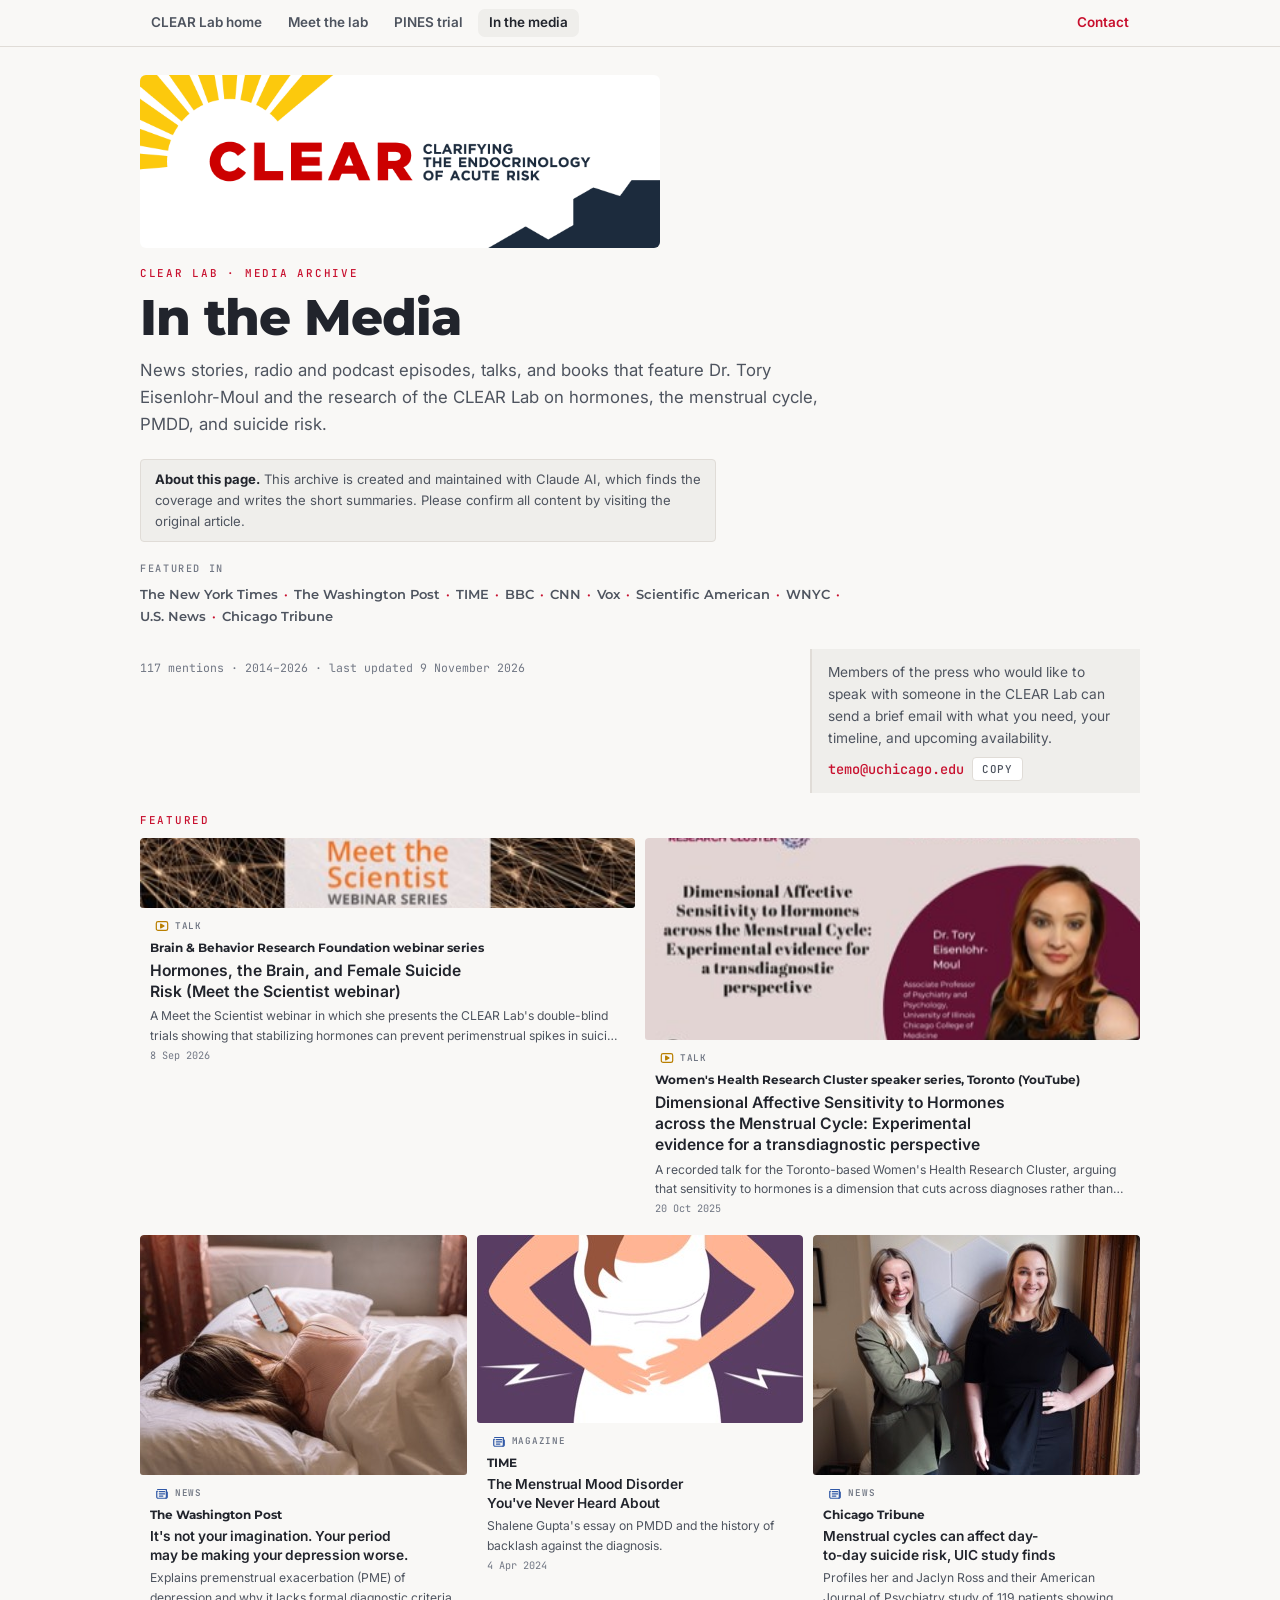
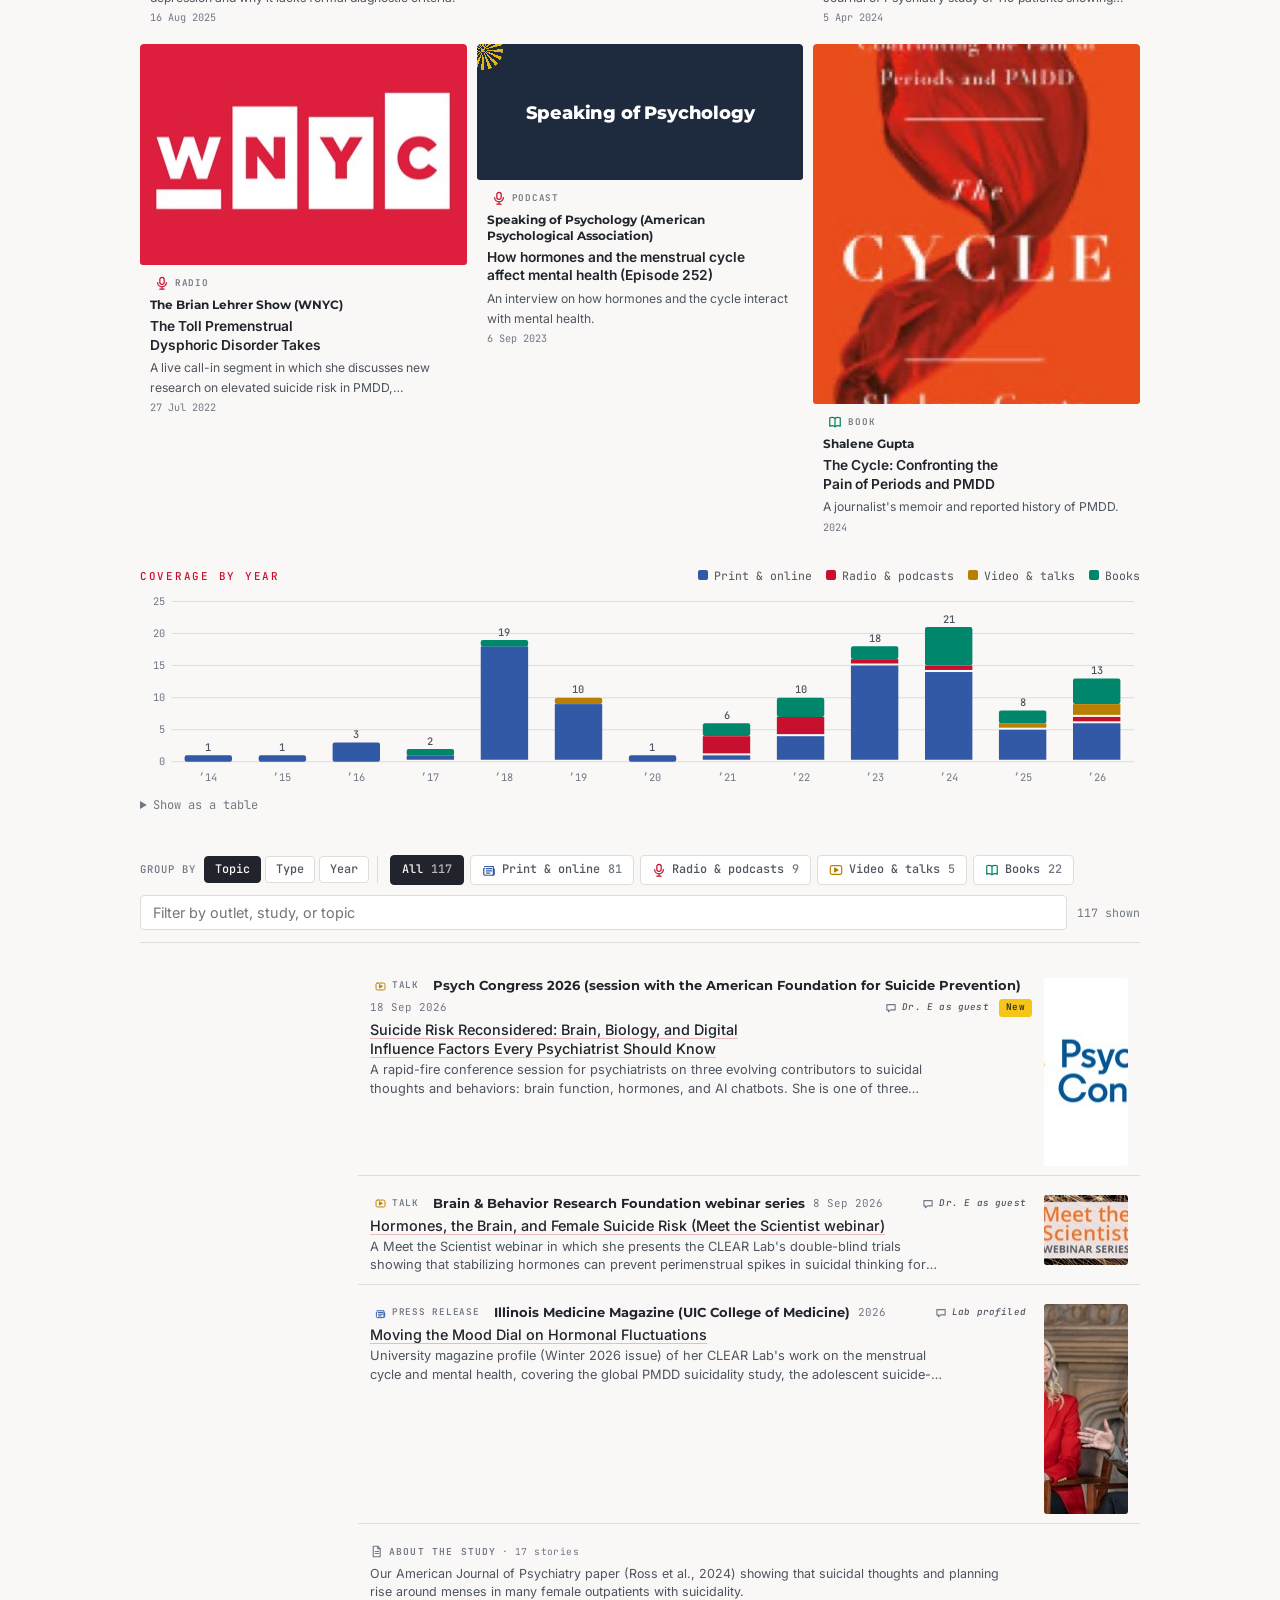
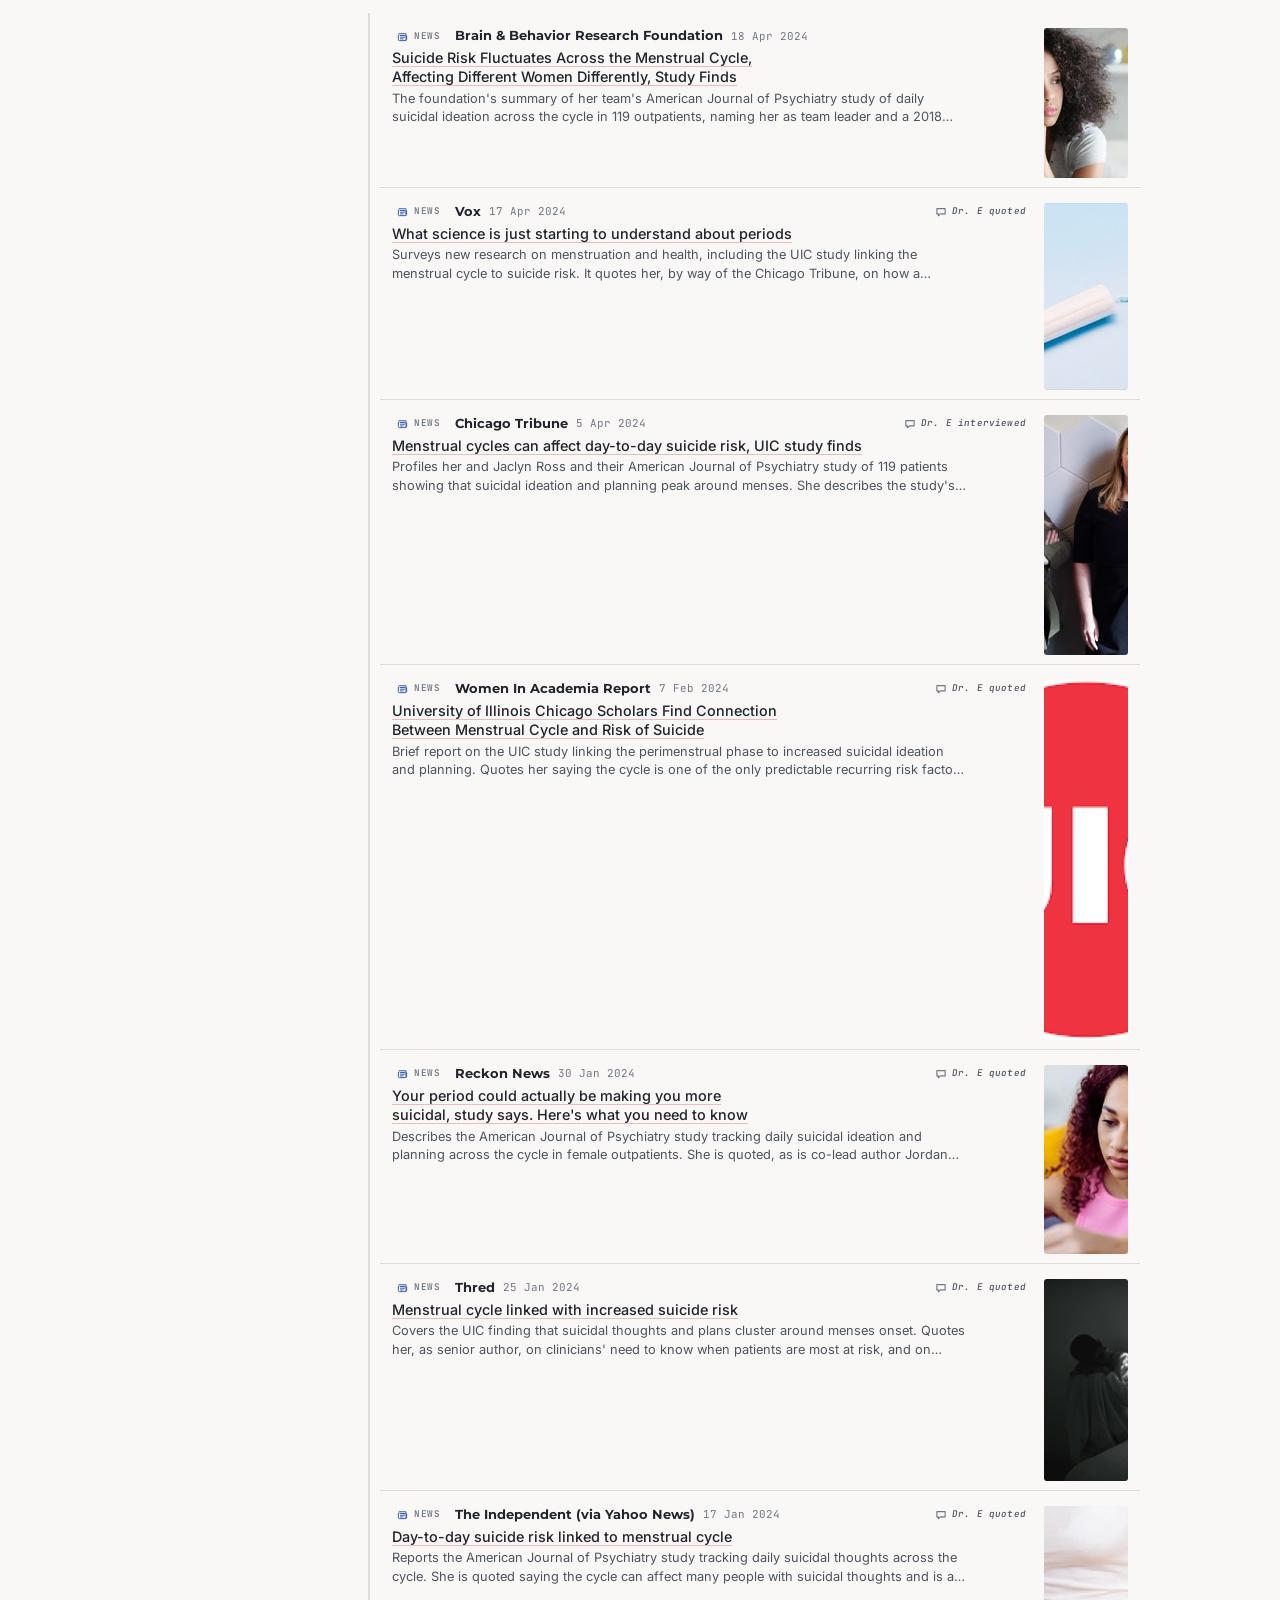
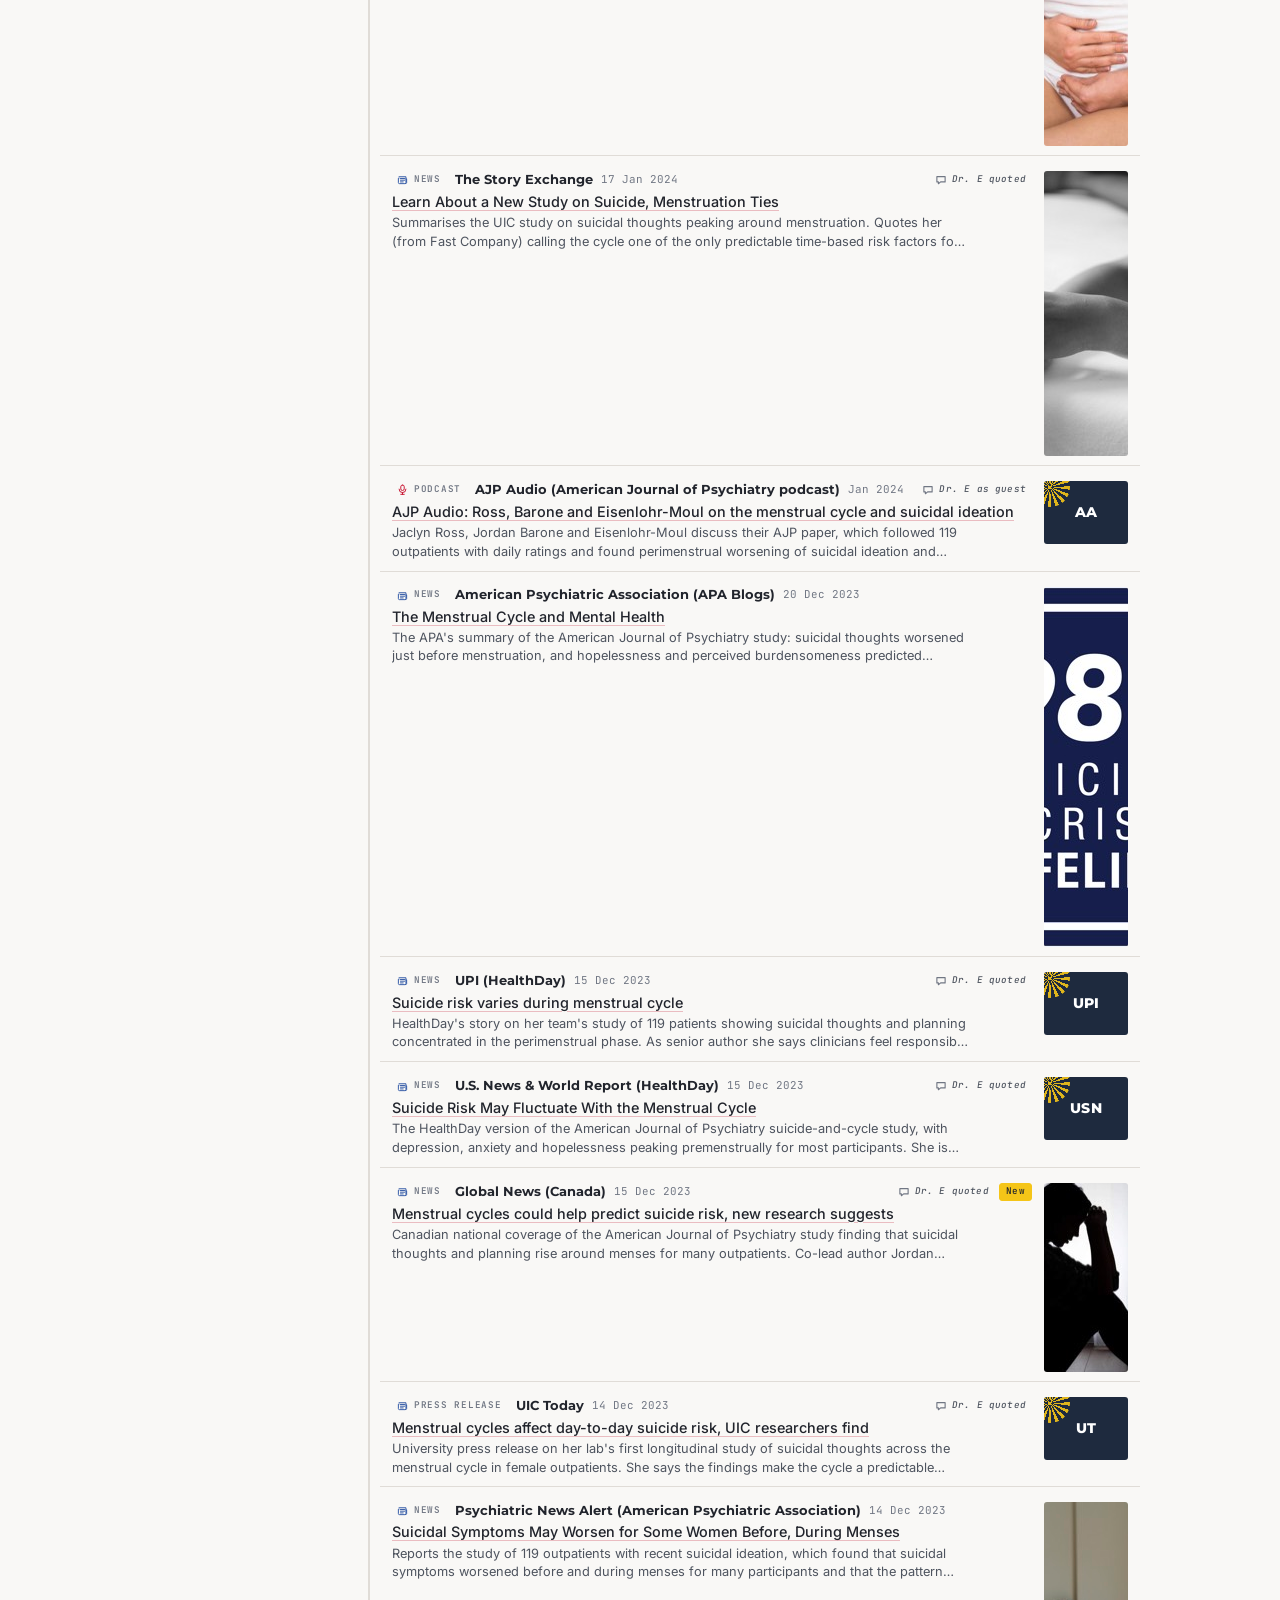
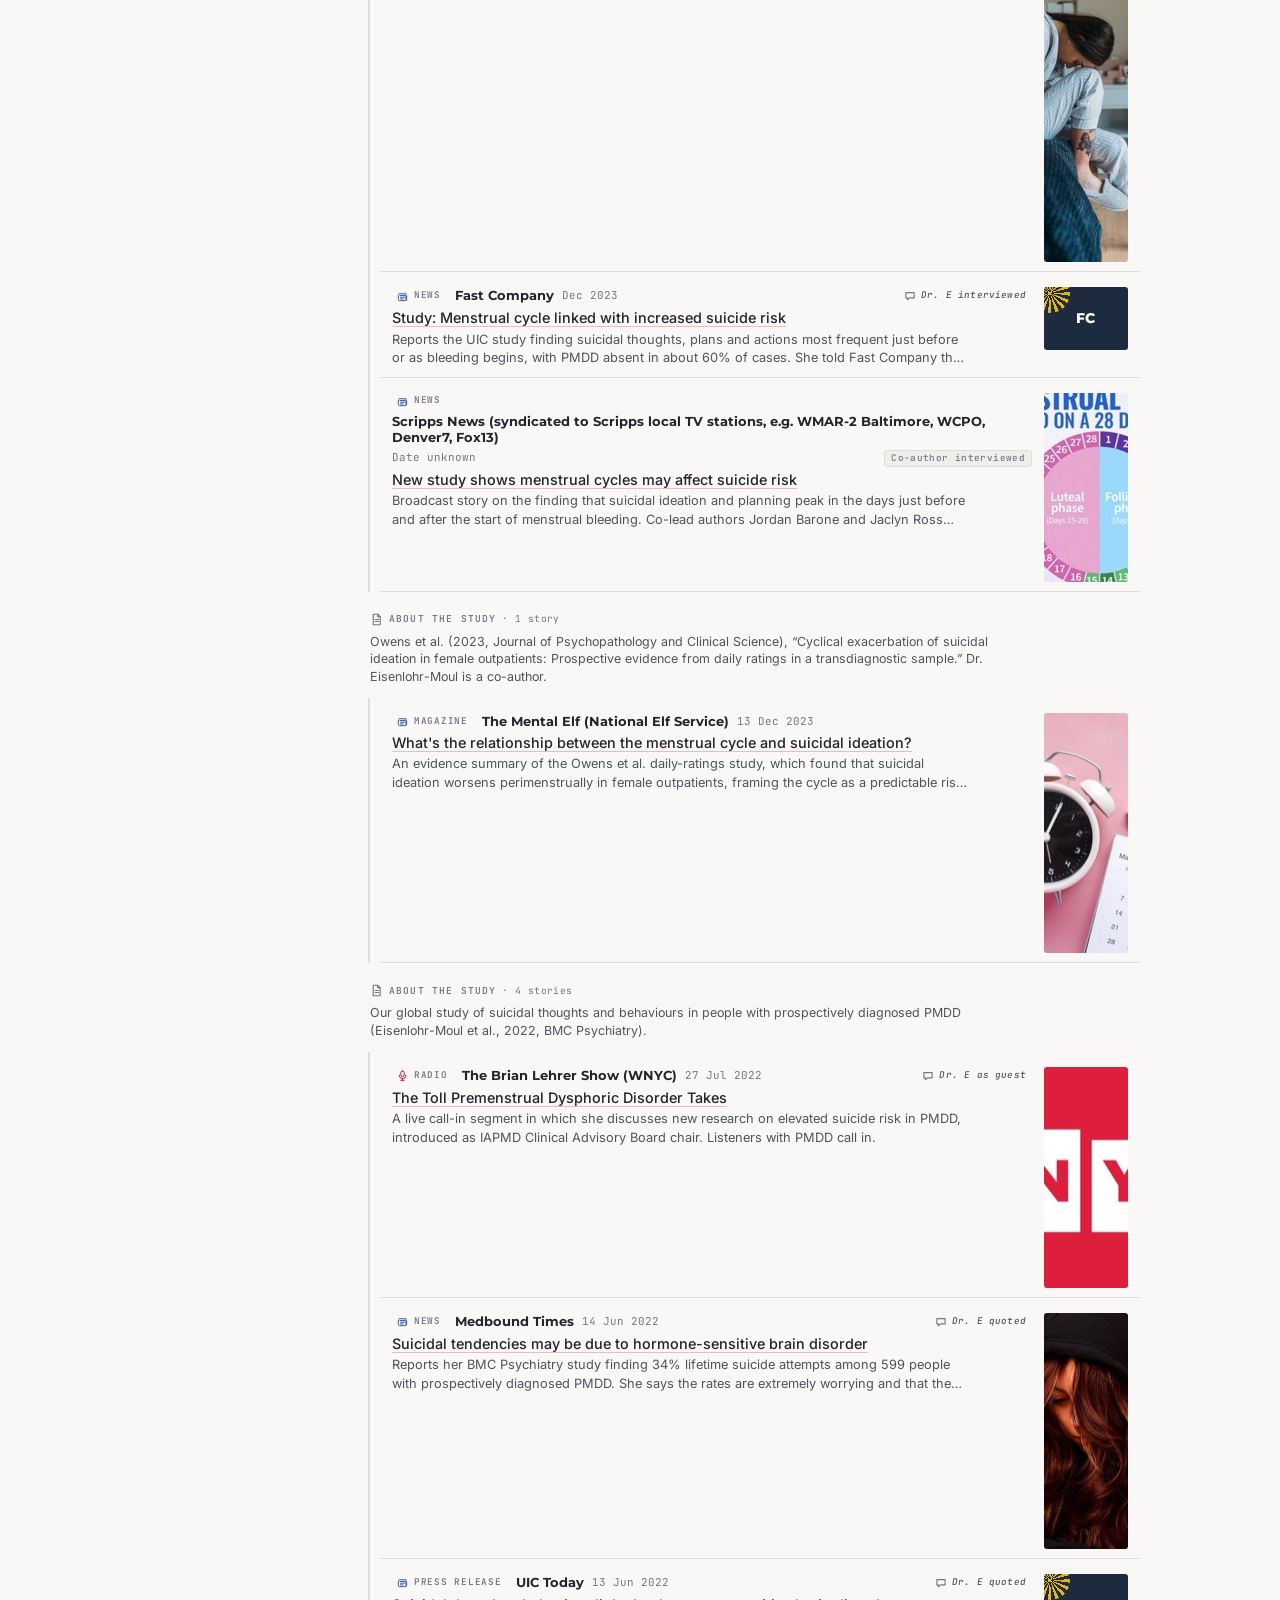
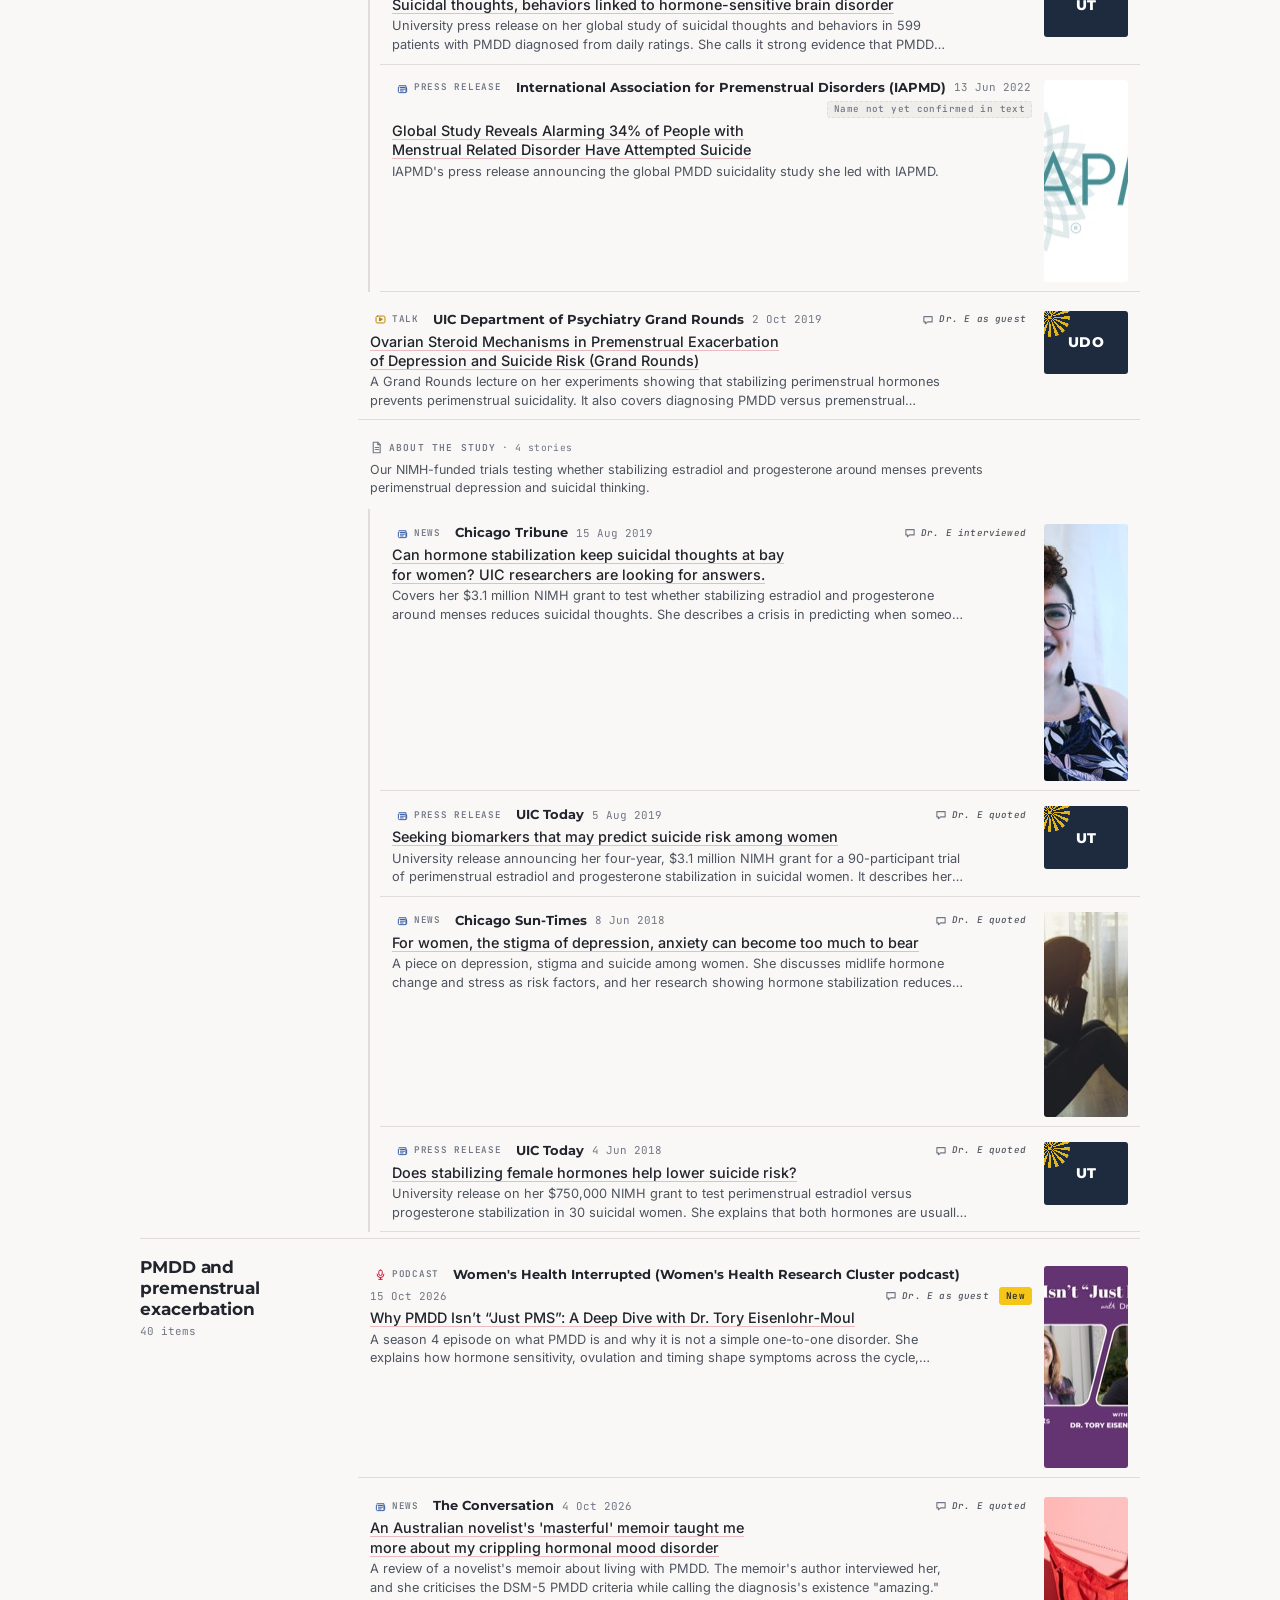
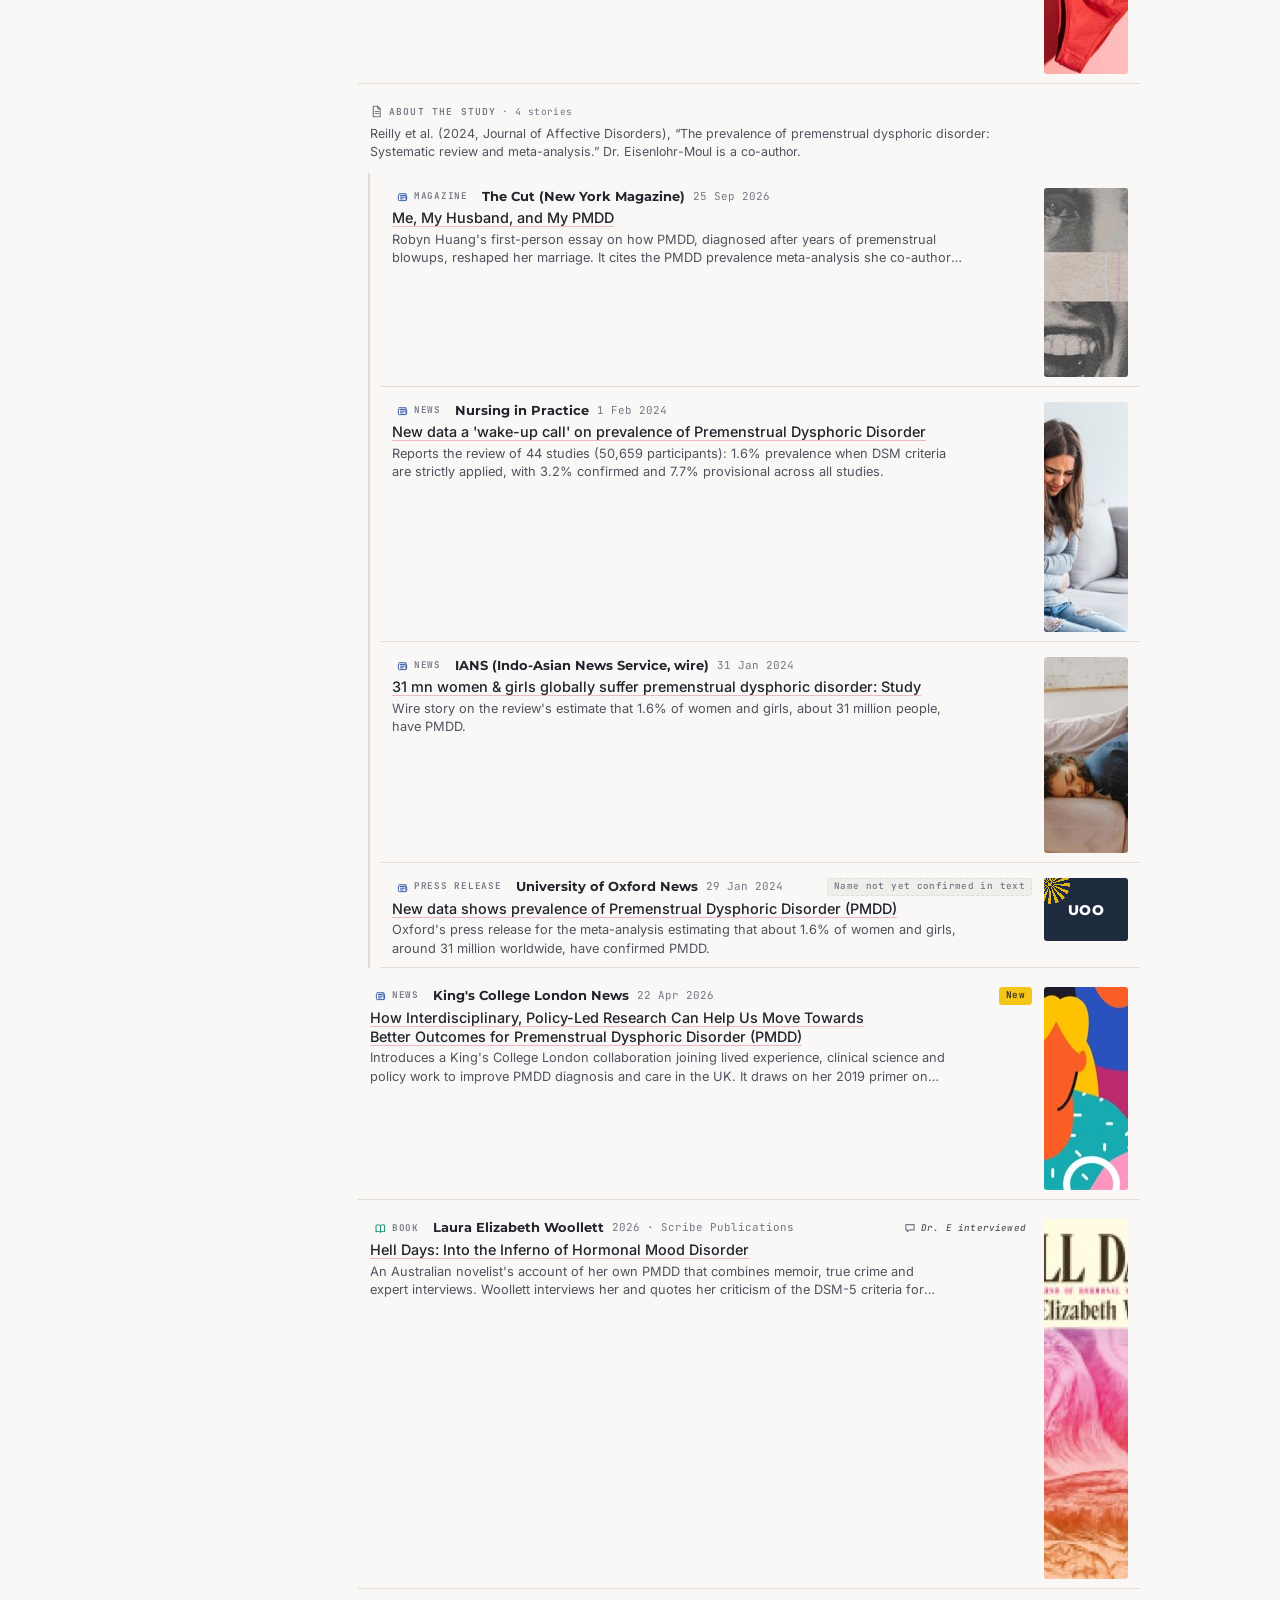
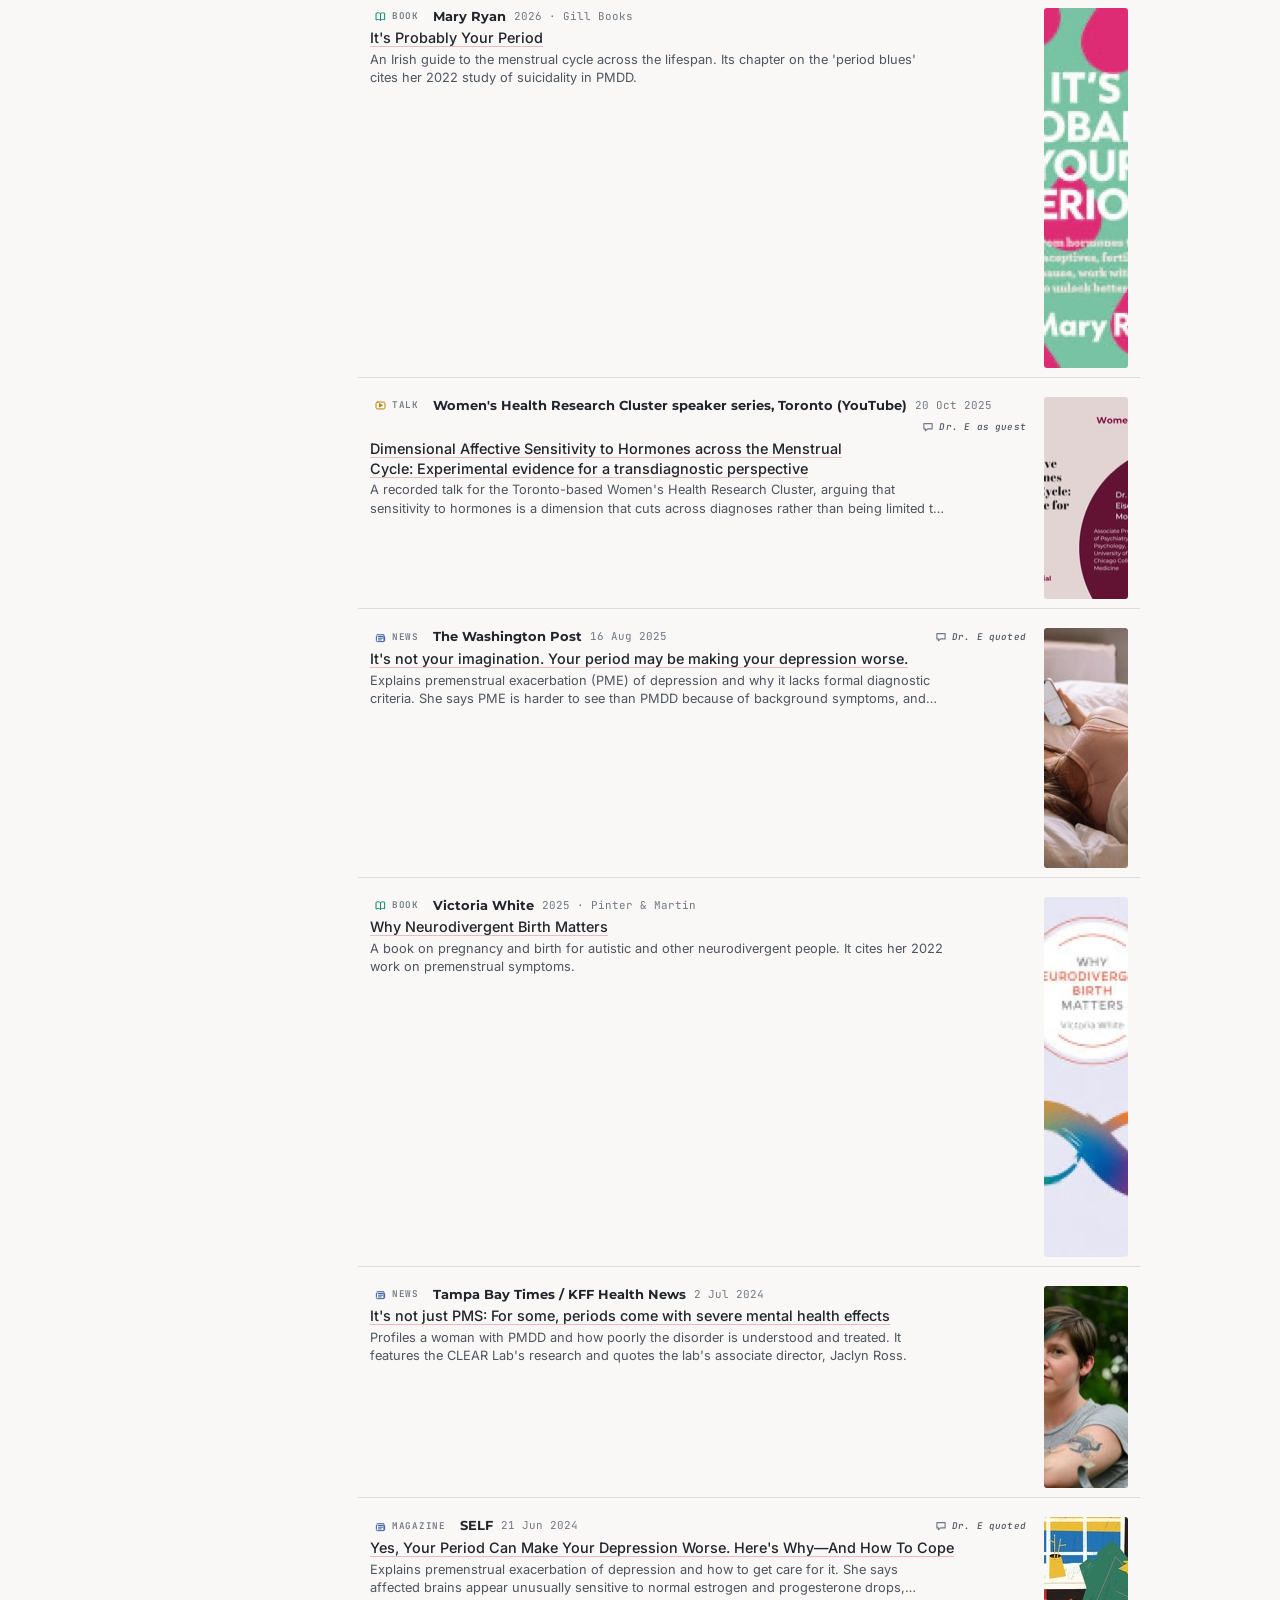
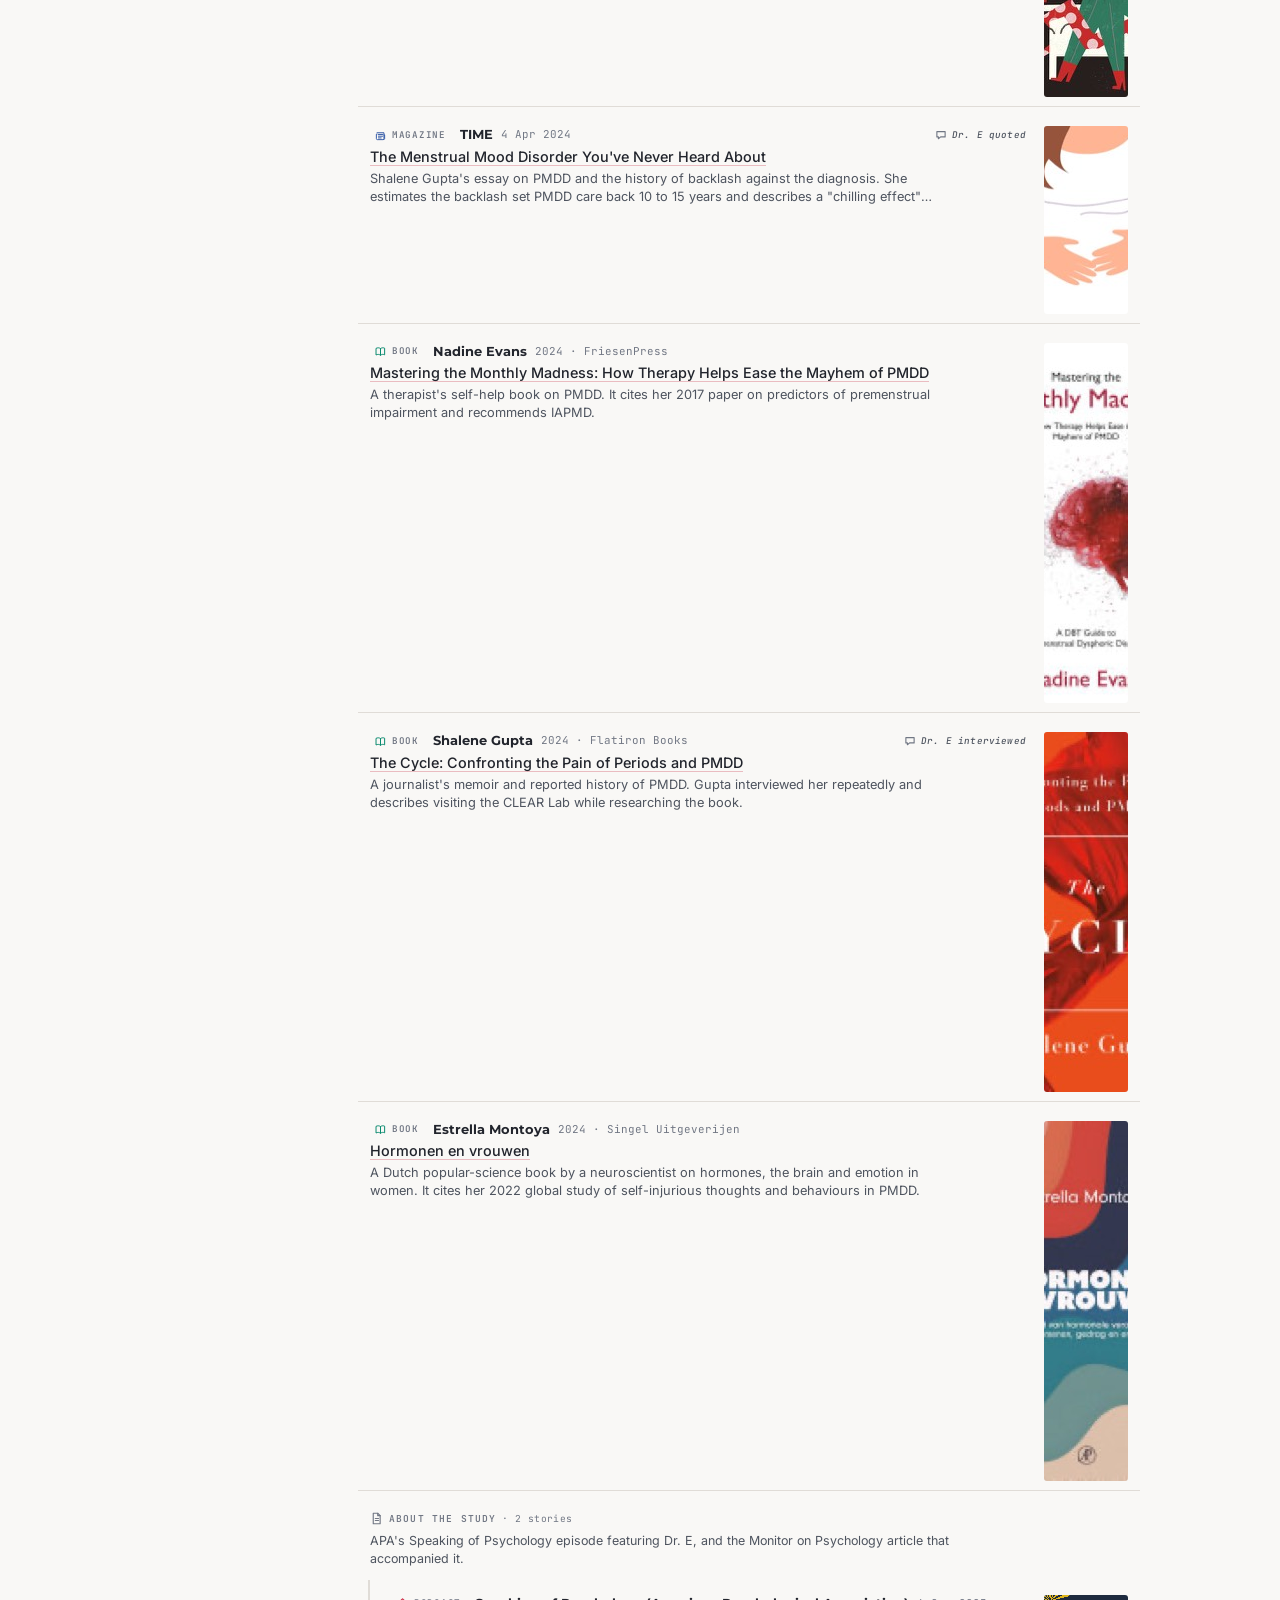
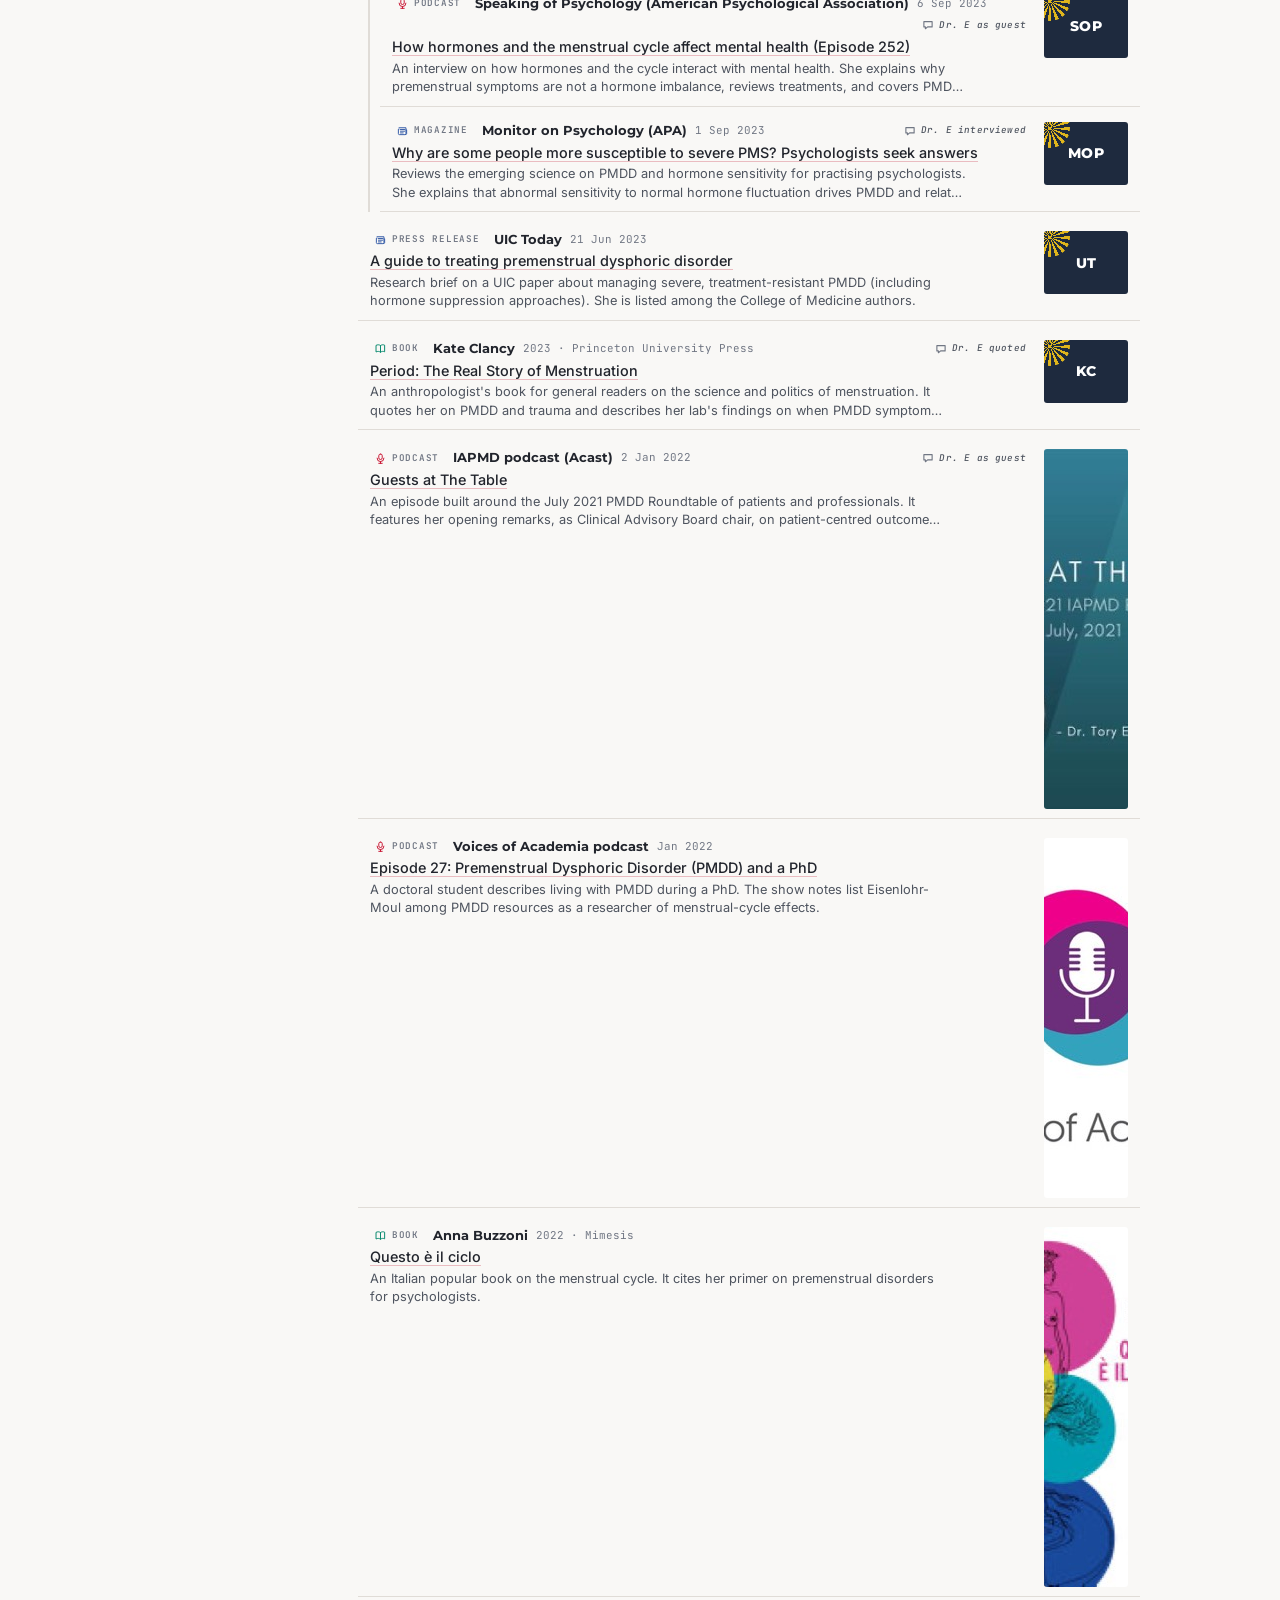
<file: media/index.html>
<!DOCTYPE html>
<html lang="en">
<head>
<meta charset="utf-8">
<meta name="viewport" content="width=device-width, initial-scale=1">
<meta name="description" content="News, radio, podcasts, talks and books featuring Dr. Tory Eisenlohr-Moul and the CLEAR Lab's research.">
<link rel="icon" href="../assets/pines-badge.svg">
<title>In the Media | CLEAR Lab</title>
<link rel="preconnect" href="https://fonts.googleapis.com">
<link rel="preconnect" href="https://fonts.gstatic.com" crossorigin>
<link rel="stylesheet" href="https://fonts.googleapis.com/css2?family=Inter:wght@400;500;600&family=JetBrains+Mono:wght@400;500&family=Montserrat:wght@600;700;800&display=swap">
<style>
/* Layout: lab banner, then an archive ruled by year: a year rail on the left, coverage on the right,
   pieces about the same study gathered under one note. Colours are the CLEAR Lab mark:
   CLEAR red on warm paper, slate navy for ink; in dark mode the page turns navy and the sun-yellow leads. */
:root {
  --paper: hsl(36 20% 97%);
  --card: #ffffff;
  --ink: hsl(220 15% 15%);
  --ink-soft: hsl(220 10% 34%);
  --muted: hsl(220 8% 48%);
  --line: hsl(36 12% 86%);
  --wash: hsl(36 12% 93%);
  --red: #c8102e;
  --red-wash: hsl(352 70% 45% / 0.06);
  --red-line: hsl(352 70% 45% / 0.28);
  --sun: #f5c518;
  --navy: #1e2a3e;
  --plate: #ffffff;
  --focus: #c8102e;
  --c1: #3159a6; --c2: #c8102e; --c3: #b97f00; --c4: #00866a;   /* type colours: print, audio, video, books */
  --c1-ink: #ffffff; --c2-ink: #ffffff; --c3-ink: #1c1606; --c4-ink: #ffffff;
  --font-display: "Montserrat", "Avenir Next", "Helvetica Neue", Arial, sans-serif;
  --font-body: "Inter", -apple-system, BlinkMacSystemFont, "Segoe UI", Helvetica, Arial, sans-serif;
  --font-mono: "JetBrains Mono", ui-monospace, SFMono-Regular, Menlo, Consolas, monospace;
}
@media (prefers-color-scheme: dark) {
  :root:not([data-theme="light"]) {
    --paper: hsl(221 43% 10%); --card: hsl(221 43% 14%); --ink: hsl(220 20% 94%);
    --ink-soft: hsl(220 15% 78%); --muted: hsl(220 15% 62%); --line: hsl(221 35% 24%);
    --wash: hsl(221 43% 18%); --red: #f0697c; --red-wash: hsl(44 100% 55% / 0.07);
    --red-line: hsl(44 100% 55% / 0.35); --sun: #f5c518; --navy: #1e2a3e; --plate: #ffffff;
    --focus: #f5c518; --c1: #6f8ee0; --c2: #e2546b; --c3: #b88c00; --c4: #22a585;
    --c1-ink: #0f1626; --c2-ink: #0f1626; --c3-ink: #0f1626; --c4-ink: #0f1626; color-scheme: dark;
  }
}
:root[data-theme="dark"] {
  --paper: hsl(221 43% 10%); --card: hsl(221 43% 14%); --ink: hsl(220 20% 94%);
  --ink-soft: hsl(220 15% 78%); --muted: hsl(220 15% 62%); --line: hsl(221 35% 24%);
  --wash: hsl(221 43% 18%); --red: #f0697c; --red-wash: hsl(44 100% 55% / 0.07);
  --red-line: hsl(44 100% 55% / 0.35); --sun: #f5c518; --navy: #1e2a3e; --plate: #ffffff;
  --focus: #f5c518; --c1: #6f8ee0; --c2: #e2546b; --c3: #b88c00; --c4: #22a585;
    --c1-ink: #0f1626; --c2-ink: #0f1626; --c3-ink: #0f1626; --c4-ink: #0f1626; color-scheme: dark;
}
* { box-sizing: border-box; }
body { margin: 0; background: var(--paper); color: var(--ink); font: 400 15px/1.6 var(--font-body); }
.wrap { max-width: 1040px; margin: 0 auto; padding: 28px 20px 72px; }
a { color: inherit; }
:focus-visible { outline: 2px solid var(--focus); outline-offset: 2px; border-radius: 3px; }

/* ---- masthead ---- */
.banner { margin: 0 0 28px; background: var(--plate); border: 1px solid var(--line); border-radius: 6px; overflow: hidden; }
.banner img { display: block; width: 100%; height: auto; max-width: 100%; }
.eyebrow { font: 500 0.68rem/1 var(--font-mono); letter-spacing: 0.16em; text-transform: uppercase; color: var(--red); margin: 0 0 12px; }
h1 { font: 800 clamp(2rem, 5vw, 3.1rem)/1.05 var(--font-display); letter-spacing: -0.02em; margin: 0 0 14px; text-wrap: balance; }
.lede { font-size: 1.05rem; color: var(--ink-soft); max-width: 62ch; margin: 0 0 22px; }
.ai-note { font-size: 0.82rem; color: var(--ink-soft); background: var(--wash); border: 1px solid var(--line);
  border-radius: 4px; padding: 9px 14px; margin: 0 0 22px; max-width: 72ch; }
.ai-note b { color: var(--ink); }
.marquee { font: 600 0.82rem/1.7 var(--font-display); color: var(--ink-soft); margin: 0 0 22px; max-width: 80ch; }
.marquee small { display: block; font: 500 0.64rem/1 var(--font-mono); letter-spacing: 0.16em; text-transform: uppercase; color: var(--muted); margin-bottom: 8px; }
.marquee i { color: var(--red); font-style: normal; padding: 0 2px; }
.top-grid { display: grid; grid-template-columns: minmax(0, 1fr) minmax(0, 330px); gap: 20px 32px; align-items: start; margin-bottom: 30px; }
.stats { display: grid; grid-template-columns: repeat(4, minmax(0, 1fr)); border-top: 2px solid var(--ink); border-bottom: 1px solid var(--line); }
.stat { padding: 12px 10px 12px 0; display: flex; flex-direction: column; gap: 2px; min-width: 0; }
.stat b { font: 700 1.7rem/1.1 var(--font-display); font-variant-numeric: tabular-nums; }
.stat span { font: 400 0.68rem/1.3 var(--font-mono); color: var(--muted); letter-spacing: 0.04em; display: flex; align-items: center; gap: 5px; }
.stat .ico { color: var(--tc); }
.stat b { color: var(--tc); }
.meta-line { font: 400 0.72rem/1.5 var(--font-mono); color: var(--muted); margin: 10px 0 0; }
.press { border-left: 2px solid var(--red-line); background: var(--red-wash); padding: 12px 16px; font-size: 0.86rem; color: var(--ink-soft); }
.press p { margin: 0 0 8px; }
.press-row { display: flex; flex-wrap: wrap; align-items: center; gap: 8px; }
.press code { font: 500 0.85rem var(--font-mono); color: var(--red); user-select: all; overflow-wrap: anywhere; }
.copy { font: 500 0.68rem var(--font-mono); letter-spacing: 0.06em; text-transform: uppercase; color: var(--ink-soft);
  background: var(--card); border: 1px solid var(--line); border-radius: 4px; padding: 4px 9px; cursor: pointer; }
.copy:hover { border-color: var(--red); color: var(--red); }

/* ---- controls ---- */
.controls { position: sticky; top: env(safe-area-inset-top, 0px); z-index: 2; background: var(--paper);
  padding: 12px 0; border-bottom: 1px solid var(--line); display: flex; flex-wrap: wrap; gap: 10px; align-items: center; margin-bottom: 8px; }
.tabs { display: flex; flex-wrap: wrap; gap: 6px; }
.tab { font: 500 0.74rem/1 var(--font-mono); padding: 7px 11px; border-radius: 4px; border: 1px solid var(--line);
  background: var(--card); color: var(--ink-soft); cursor: pointer; }
.tab { display: inline-flex; align-items: center; gap: 6px; }
.tab .ico { color: var(--tc); }
.tab span { color: var(--muted); margin-left: 2px; font-variant-numeric: tabular-nums; }
.tab[aria-pressed="true"].t-print, .tab[aria-pressed="true"].t-audio, .tab[aria-pressed="true"].t-video,
.tab[aria-pressed="true"].t-book { background: var(--tc); border-color: var(--tc); color: var(--tc-ink); }
.tab[aria-pressed="true"] .ico { color: inherit; }
.tab:hover { border-color: var(--red-line); }
.tab[aria-pressed="true"] { background: var(--ink); border-color: var(--ink); color: var(--paper); }
.tab[aria-pressed="true"] span { color: var(--paper); opacity: 0.7; }
.search { flex: 1 1 220px; display: flex; gap: 10px; align-items: center; min-width: 0; }
#q { flex: 1; min-width: 0; font: 400 0.9rem var(--font-body); padding: 8px 12px; border: 1px solid var(--line);
  border-radius: 4px; background: var(--card); color: var(--ink); }
#count { font: 400 0.72rem var(--font-mono); color: var(--muted); white-space: nowrap; }

/* ---- archive ---- */
.year { display: grid; grid-template-columns: 120px minmax(0, 1fr); gap: 0 28px; padding: 26px 0 8px; border-top: 1px solid var(--line); }
.year:first-child { border-top: 0; }
.year-head { position: sticky; top: 72px; align-self: start; display: flex; flex-direction: column; gap: 4px; }
.year-head h2 { font: 500 1.9rem/1 var(--font-mono); letter-spacing: -0.03em; margin: 0; color: var(--ink); font-variant-numeric: tabular-nums; }
.year-count { font: 400 0.68rem var(--font-mono); color: var(--muted); }
#archive:not([data-mode="year"]) .year { grid-template-columns: 190px minmax(0, 1fr); }
#archive:not([data-mode="year"]) .year-head h2 { font: 700 1.05rem/1.25 var(--font-display); letter-spacing: -0.005em; text-wrap: balance; }
.modes { display: flex; align-items: center; gap: 4px; padding-right: 8px; margin-right: 2px; border-right: 1px solid var(--line); }
.modes-label { font: 500 0.66rem/1 var(--font-mono); letter-spacing: 0.1em; text-transform: uppercase; color: var(--muted); margin-right: 4px; }
.mode { font: 500 0.74rem/1 var(--font-mono); padding: 7px 10px; border-radius: 4px; border: 1px solid var(--line);
  background: var(--card); color: var(--ink-soft); cursor: pointer; }
.mode[aria-pressed="true"] { background: var(--ink); border-color: var(--ink); color: var(--paper); }
.year-body { display: flex; flex-direction: column; gap: 16px; min-width: 0; }
.cluster { display: flex; flex-direction: column; gap: 10px; }
.story-note-unused { margin: 0; padding: 8px 14px;
  font-size: 0.86rem; font-style: italic; color: var(--ink-soft); max-width: 70ch; }
.study { gap: 0; }
.study-head { background: var(--wash); border: 1px solid var(--line); border-radius: 4px 4px 4px 0; padding: 10px 14px; max-width: 74ch; }
.study-label { display: inline-flex; align-items: center; gap: 6px; margin: 0 0 4px; font: 600 0.66rem/1 var(--font-mono);
  letter-spacing: 0.12em; text-transform: uppercase; color: var(--ink); }
.study-label span { font-weight: 400; color: var(--muted); letter-spacing: 0.04em; text-transform: none; }
.study-text { margin: 0; font-size: 0.86rem; color: var(--ink-soft); }
.study-items { display: flex; flex-direction: column; gap: 10px; margin-left: 14px; padding: 10px 0 0 14px; border-left: 2px solid var(--line); }
.section-label { font: 500 0.68rem/1 var(--font-mono); letter-spacing: 0.16em; text-transform: uppercase; color: var(--red); margin: 0 0 12px; }
.featured { margin: 0 0 32px; }
.feat-grid { display: grid; grid-template-columns: repeat(6, minmax(0, 1fr)); gap: 14px; }
.feat { grid-column: span 2; }
.feat-lead-half { grid-column: span 3; }
.feat-lead-full { grid-column: 1 / -1; }
.feat { display: flex; flex-direction: column; gap: 6px; background: var(--card); border: 1px solid var(--line); border-top: 4px solid var(--tc);
  border-radius: 4px; padding: 0 0 14px; text-decoration: none; color: var(--ink); min-width: 0; overflow: hidden; }
.feat:hover .feat-title { color: var(--red); }
/* the first pick leads: full row, picture left, text right */
.feat-lead-full { display: grid; grid-template-columns: minmax(0, 1.1fr) minmax(0, 1fr);
  grid-template-rows: auto auto auto 1fr auto; column-gap: 20px; row-gap: 6px; padding: 0; }
.feat-lead-full .thumb { grid-column: 1; grid-row: 1 / 6; height: 100%; margin: 0; }
.feat-lead-full > span:not(.thumb) { grid-column: 2; margin: 0 18px 0 0; }
.feat-lead-full .type { margin-top: 18px; justify-self: start; }
.feat-lead .feat-title { font-size: 1.25rem; }
.feat-lead-full .feat-date { margin-bottom: 18px; }
.feat .thumb { width: 100%; max-width: 100%; aspect-ratio: 16 / 9; border: 0; border-radius: 0; margin-bottom: 4px; }
.feat .thumb-name span { font: 800 clamp(1.1rem, 2.2vw, 1.55rem)/1.15 var(--font-display); text-align: center;
  padding: 0 22px; text-wrap: balance; letter-spacing: -0.01em; }
.feat .type, .feat-outlet, .feat-title, .feat-sum, .feat-date { margin: 0 14px; }
.feat .type { align-self: flex-start; }
.feat-outlet { font: 700 0.86rem/1.3 var(--font-display); }
.feat-title { font: 600 1rem/1.35 var(--font-body); text-wrap: balance; }
.feat-sum { font-size: 0.84rem; color: var(--ink-soft); }
.feat-date { font: 400 0.7rem var(--font-mono); color: var(--muted); margin-top: auto; }
.howto { margin: 0 0 18px; }
.howto-grid { display: grid; grid-template-columns: repeat(3, minmax(0, 1fr)); gap: 14px 24px; background: var(--card);
  border: 1px solid var(--line); border-radius: 4px; padding: 14px 16px; }
.howto-h { font: 600 0.8rem/1.3 var(--font-body); margin: 0 0 8px; }
.howto-row { display: flex; flex-wrap: wrap; align-items: center; gap: 6px 8px; }
.howto-row .type { margin: 0; }
.howto-t { font-size: 0.76rem; color: var(--muted); margin-right: 6px; }
.entry { background: var(--card); border: 1px solid var(--line); border-radius: 4px; padding: 14px 18px; min-width: 0;
  display: grid; grid-template-columns: minmax(0, 1fr) 132px; gap: 18px; align-items: start; }
.entry-text { min-width: 0; grid-column: 1; grid-row: 1; }
/* type colour: one token per kind of coverage, shared with the chart */
.t-print { --tc: var(--c1); --tc-ink: var(--c1-ink); }
.t-audio { --tc: var(--c2); --tc-ink: var(--c2-ink); }
.t-video { --tc: var(--c3); --tc-ink: var(--c3-ink); }
.t-book  { --tc: var(--c4); --tc-ink: var(--c4-ink); }
.ico { flex: none; display: block; }
.type { display: inline-flex; align-items: center; gap: 6px; margin: 0 0 8px; padding: 4px 9px 4px 7px; border-radius: 3px;
  background: var(--tc); color: var(--tc-ink); font: 600 0.66rem/1 var(--font-mono); letter-spacing: 0.1em; text-transform: uppercase; }
.entry .thumb { border: 2px solid var(--tc); }
.thumb { grid-column: 2; grid-row: 1; width: 132px; max-width: 100%; aspect-ratio: 4 / 3; object-fit: cover;
  border-radius: 3px; border: 1px solid var(--line); background: var(--wash); display: block; }
.thumb-ph { display: grid; place-items: center; background: var(--navy); overflow: hidden; position: relative; }
.thumb-ph::before { content: ""; position: absolute; left: -18px; top: -18px; width: 56px; height: 56px; border-radius: 50%;
  background: repeating-conic-gradient(var(--sun) 0 10deg, transparent 10deg 22deg); opacity: .9; }
.thumb-ph span { font: 800 1.25rem/1 var(--font-display); color: #ffffff; letter-spacing: 0.02em; position: relative; }
.chart { margin: 0 0 30px; }
.chart-head { display: flex; flex-wrap: wrap; justify-content: space-between; align-items: baseline; gap: 8px 20px; margin-bottom: 8px; }
.chart-head h2 { font: 500 0.68rem/1 var(--font-mono); letter-spacing: 0.16em; text-transform: uppercase; color: var(--red); margin: 0; }
.legend { display: flex; flex-wrap: wrap; gap: 6px 14px; font: 400 0.72rem var(--font-mono); color: var(--ink-soft); }
.key { display: inline-flex; align-items: center; gap: 6px; }
.key i { width: 10px; height: 10px; border-radius: 2px; display: inline-block; }
.chart-box { position: relative; background: var(--card); border: 1px solid var(--line); border-radius: 4px; padding: 10px 10px 2px; }
.chart svg { display: block; overflow: visible; }
.chart .grid { stroke: var(--line); stroke-width: 1; }
.chart .tick { font: 400 10px var(--font-mono); fill: var(--muted); }
.chart .total { font: 500 10px var(--font-mono); fill: var(--ink-soft); }
.chart .hit { fill: transparent; cursor: pointer; }
.chart .hit:hover, .chart .hit:focus-visible { fill: var(--ink); fill-opacity: 0.05; outline: none; }
.tip { position: absolute; pointer-events: none; background: var(--ink); color: var(--paper); font: 400 0.72rem/1.4 var(--font-mono);
  padding: 6px 9px; border-radius: 4px; max-width: 240px; transform: translate(-50%, calc(-100% - 8px)); white-space: normal; z-index: 3; }
.chart-table { margin-top: 8px; font: 400 0.75rem var(--font-mono); color: var(--muted); }
.chart-table summary { cursor: pointer; }
.table-scroll { overflow-x: auto; }
.chart-table table { border-collapse: collapse; margin-top: 8px; font-variant-numeric: tabular-nums; color: var(--ink-soft); }
.chart-table th, .chart-table td { text-align: right; padding: 3px 10px; border-bottom: 1px solid var(--line); white-space: nowrap; }
.chart-table th:first-child { text-align: left; }
.outlet { font: 700 0.92rem/1.3 var(--font-display); margin: 0 0 4px; color: var(--ink); }
.entry h3 { font: 500 1rem/1.4 var(--font-body); margin: 0 0 6px; text-wrap: balance; overflow-wrap: anywhere; }
.entry h3 a { text-decoration: underline; text-decoration-color: var(--red-line); text-underline-offset: 3px; }
.entry h3 a:hover { color: var(--red); text-decoration-color: var(--red); }
.meta { font: 400 0.72rem/1.4 var(--font-mono); color: var(--muted); margin: 0 0 8px; }
.annot { font-size: 0.9rem; color: var(--ink-soft); margin: 0 0 10px; max-width: 72ch; }
.chips { display: flex; flex-wrap: wrap; gap: 6px; }
.chip { font: 500 0.64rem/1 var(--font-mono); letter-spacing: 0.04em; padding: 4px 7px; border-radius: 3px;
  border: 1px solid var(--line); color: var(--muted); background: var(--wash); }
.chip { display: inline-flex; align-items: center; gap: 5px; }
.chip-voice { border-color: var(--ink); color: var(--paper); background: var(--ink); }
.chip-new { border-color: var(--sun); color: var(--ink); background: var(--sun); }
.chip-warn { border-style: dashed; }
.empty { font: 400 0.85rem var(--font-mono); color: var(--muted); padding: 30px 0; }

.foot { margin-top: 40px; padding-top: 18px; border-top: 2px solid var(--ink); display: grid;
  grid-template-columns: repeat(2, minmax(0, 1fr)); gap: 18px 32px; font-size: 0.82rem; color: var(--ink-soft); }
.foot h4 { font: 500 0.66rem/1 var(--font-mono); letter-spacing: 0.14em; text-transform: uppercase; color: var(--red); margin: 0 0 8px; }
.foot p { margin: 0; }

@media (max-width: 760px) {
  .top-grid { grid-template-columns: minmax(0, 1fr); }
  .stats { grid-template-columns: repeat(2, minmax(0, 1fr)); }
  .year, #archive:not([data-mode="year"]) .year { grid-template-columns: minmax(0, 1fr); }
  .modes { border-right: 0; flex-basis: 100%; }
  .year-head { position: static; flex-direction: row; align-items: baseline; gap: 10px; margin-bottom: 12px; }
  .study-items { margin-left: 6px; padding-left: 10px; }
  .feat-grid, .howto-grid { grid-template-columns: minmax(0, 1fr); }
  .feat, .feat-lead-half, .feat-lead-full { grid-column: 1 / -1; }
  .feat-lead-full { display: flex; padding: 0 0 14px; }
  .feat-lead-full > span:not(.thumb) { margin: 0 14px; }
  .feat-lead-full .thumb { height: auto; }
  .entry { grid-template-columns: minmax(0, 1fr) 84px; gap: 12px; padding: 12px 14px; }
  .thumb { width: 84px; }
  .thumb-ph span { font-size: 0.95rem; }
  .foot { grid-template-columns: minmax(0, 1fr); }
}
@media (prefers-reduced-motion: no-preference) { .tab, .copy, .entry h3 a { transition: color .15s, border-color .15s, background .15s; } }
/* ---- calm (Tory, 2026-10-24: "really busy/overwhelming"): a plain list, colour only in small icons ---- */
.entry { background: transparent; border: 0; border-bottom: 1px solid var(--line); border-radius: 0; }
.kicker .type, .feat .type { background: transparent; color: var(--muted); padding: 0; letter-spacing: 0.08em; }
.kicker .type .ico, .feat .type .ico { color: var(--tc); }
.entry .thumb { border: 0; border-radius: 3px; }
.chip-voice { background: transparent; border: 0; color: var(--ink-soft); padding: 0; font-style: italic; letter-spacing: 0.02em; }
.chip-voice .ico { color: var(--muted); }
.study-head { background: transparent; border: 0; padding: 4px 0 0; }
.study-label { color: var(--muted); }
.study-text { color: var(--ink-soft); }
.study-items { border-left-color: var(--line); }
.cluster:not(.study) { gap: 0; }
.year-body, .study-items { gap: 0; }
.feat { border: 0; border-top: 0; background: transparent; }
.feat .thumb { border-radius: 3px; }
.chart-box { background: transparent; border: 0; padding: 0; }
.press { background: var(--wash); border-left-color: var(--line); }
.top-grid { margin-bottom: 22px; }
.banner { max-width: 520px; margin-bottom: 20px; border: 0; }
/* ---- compact sizing (Tory, 2026-10-24: "each thing is too big") ---- */
.year { padding: 18px 0 6px; }
.year-body { gap: 10px; }
.cluster, .study-items { gap: 6px; }
.entry { padding: 9px 12px; gap: 12px; grid-template-columns: minmax(0, 1fr) 84px; }
.thumb { width: 84px; aspect-ratio: 4 / 3; }
.entry .thumb { border-width: 1.5px; }
.thumb-ph span { font-size: 0.9rem; }
.thumb-ph::before { width: 40px; height: 40px; left: -14px; top: -14px; }
.kicker { display: flex; flex-wrap: wrap; align-items: center; gap: 4px 8px; margin: 0 0 3px; }
.kicker .type { margin: 0; padding: 3px 6px 3px 5px; font-size: 0.58rem; }
.kicker .type .ico { width: 11px; height: 11px; }
.kicker .outlet { font: 700 0.8rem/1.25 var(--font-display); margin: 0; }
.kicker .meta { font: 400 0.68rem/1.25 var(--font-mono); margin: 0; }
.kicker .chips { margin-left: auto; gap: 4px; }
.chip { font-size: 0.58rem; padding: 3px 6px; }
.entry h3 { font: 500 0.9rem/1.35 var(--font-body); margin: 0 0 3px; }
.annot { font-size: 0.8rem; line-height: 1.45; margin: 0; display: -webkit-box; -webkit-box-orient: vertical;
  -webkit-line-clamp: 2; overflow: hidden; cursor: pointer; }
.annot.open { -webkit-line-clamp: unset; display: block; }
.study-head { padding: 7px 12px; }
.study-label { font-size: 0.6rem; margin-bottom: 2px; }
.study-text { font-size: 0.78rem; line-height: 1.4; }
.study-items { padding-top: 6px; margin-left: 10px; padding-left: 10px; }
.featured { margin-bottom: 24px; }
.feat-grid { gap: 10px; }
.feat { gap: 4px; padding-bottom: 10px; border-top-width: 3px; }
.feat .thumb { aspect-ratio: 2.4 / 1; }
.feat .thumb-name span { font-size: clamp(0.95rem, 1.6vw, 1.15rem); }
.feat .type, .feat-outlet, .feat-title, .feat-sum, .feat-date { margin: 0 10px; }
.feat .type { padding: 3px 6px 3px 5px; font-size: 0.58rem; }
.feat-outlet { font-size: 0.76rem; }
.feat-title { font-size: 0.86rem; }
.feat-sum { font-size: 0.76rem; display: -webkit-box; -webkit-box-orient: vertical; -webkit-line-clamp: 2; overflow: hidden; }
.feat-date { font-size: 0.64rem; }
.feat-lead-full .thumb { aspect-ratio: auto; }
.feat-lead .feat-title { font-size: 0.98rem; }
.feat-lead-half .thumb { aspect-ratio: 3.4 / 1; }
@media (max-width: 760px) {
  .entry { grid-template-columns: minmax(0, 1fr) 64px; padding: 9px 10px; }
  .thumb { width: 64px; }
  .kicker .chips { margin-left: 0; }
}

.site-nav { background: var(--paper); border-bottom: 1px solid var(--line); }
.site-nav .in { max-width: 1040px; margin: 0 auto; padding: 9px 20px; display: flex; align-items: center;
  gap: 4px; overflow-x: auto; scrollbar-width: none; }
.site-nav .in::-webkit-scrollbar { display: none; }
.site-nav a { font: 600 13.5px/1 var(--font-body); color: var(--ink-soft); text-decoration: none;
  padding: 7px 11px; border-radius: 7px; white-space: nowrap; }
.site-nav a:hover { background: var(--wash); color: var(--ink); }
.site-nav a[aria-current="page"] { color: var(--ink); background: var(--wash); }
.site-nav a.cta { margin-left: auto; color: var(--red); }
@media (max-width: 560px) { .site-nav a { font-size: 12.5px; padding: 7px 9px; } }
</style>

</head>
<body>
<nav class="site-nav" aria-label="CLEAR Lab website"><div class="in">
  <a href="../">CLEAR Lab home</a>
  <a href="../#people">Meet the lab</a>
  <a href="../pines/">PINES trial</a>
  <a href="./" aria-current="page">In the media</a>
  <a class="cta" href="mailto:temo@uchicago.edu">Contact</a>
</div></nav>

<div class="wrap">
  <figure class="banner"><img src="thumbs/0c7ae3ccf7b8.png" alt="CLEAR Lab: Clarifying the Endocrinology of Acute Risk" width="1500" height="500" decoding="async"></figure>
  <p class="eyebrow">CLEAR Lab · Media archive</p>
  <h1>In the Media</h1>
  <p class="lede">News stories, radio and podcast episodes, talks, and books that feature Dr. Tory Eisenlohr-Moul
    and the research of the CLEAR Lab on hormones, the menstrual cycle, PMDD, and suicide risk.</p>
  <p class="ai-note"><b>About this page.</b> This archive is created and maintained with Claude AI, which finds the
    coverage and writes the short summaries. Please confirm all content by visiting the original article.</p>
  <div class="marquee"><small>Featured in</small>The New York Times <i>·</i> The Washington Post <i>·</i> TIME <i>·</i> BBC <i>·</i> CNN <i>·</i> Vox <i>·</i> Scientific American <i>·</i> WNYC <i>·</i> U.S. News <i>·</i> Chicago Tribune</div>

  <div class="top-grid">
    <div>
      <p class="meta-line">117 mentions · 2014–2026 · last updated 9 November 2026</p>
    </div>
    <aside class="press">
      <p>Members of the press who would like to speak with someone in the CLEAR Lab can send a brief email
        with what you need, your timeline, and upcoming availability.</p>
      <div class="press-row"><code id="press-email">temo@uchicago.edu</code>
        <button type="button" class="copy" id="copy-email">Copy</button></div>
    </aside>
  </div>

  
  <section class="featured" aria-labelledby="feat-title">
    <h2 id="feat-title" class="section-label">Featured</h2>
    <div class="feat-grid">
      <a class="feat t-video feat-lead feat-lead-half" href="https://bbrfoundation.org/event/hormones-brain-and-female-suicide-risk" target="_blank" rel="noopener">
        <img class="thumb" src="thumbs/667230cd188e.jpg" alt="" loading="lazy" decoding="async" width="360" height="70">
        <span class="type"><svg class="ico" viewBox="0 0 16 16" width="14" height="14" aria-hidden="true" fill="none" stroke="currentColor" stroke-width="1.4" stroke-linecap="round" stroke-linejoin="round"><rect x="1.5" y="3" width="13" height="10" rx="2"/><path d="M6.5 5.8v4.4L10.3 8z" fill="currentColor"/></svg>Talk</span>
        <span class="feat-outlet">Brain &amp; Behavior Research Foundation webinar series</span>
        <span class="feat-title">Hormones, the Brain, and Female Suicide Risk (Meet the Scientist webinar)</span>
        <span class="feat-sum">A Meet the Scientist webinar in which she presents the CLEAR Lab&#x27;s double-blind trials showing that stabilizing hormones can prevent perimenstrual spikes in suicidal thinking for some patients.</span>
        <span class="feat-date">8 Sep 2026</span>
      </a>
      <a class="feat t-video feat-lead feat-lead-half" href="https://www.youtube.com/watch?v=d6702gzCrVw" target="_blank" rel="noopener">
        <img class="thumb" src="thumbs/cabc9a205220.jpg" alt="" loading="lazy" decoding="async" width="360" height="202">
        <span class="type"><svg class="ico" viewBox="0 0 16 16" width="14" height="14" aria-hidden="true" fill="none" stroke="currentColor" stroke-width="1.4" stroke-linecap="round" stroke-linejoin="round"><rect x="1.5" y="3" width="13" height="10" rx="2"/><path d="M6.5 5.8v4.4L10.3 8z" fill="currentColor"/></svg>Talk</span>
        <span class="feat-outlet">Women&#x27;s Health Research Cluster speaker series, Toronto (YouTube)</span>
        <span class="feat-title">Dimensional Affective Sensitivity to Hormones across the Menstrual Cycle: Experimental evidence for a transdiagnostic perspective</span>
        <span class="feat-sum">A recorded talk for the Toronto-based Women&#x27;s Health Research Cluster, arguing that sensitivity to hormones is a dimension that cuts across diagnoses rather than being limited to PMDD.</span>
        <span class="feat-date">20 Oct 2025</span>
      </a>
      <a class="feat t-print" href="https://www.washingtonpost.com/wellness/2025/08/16/periods-depression-pme/" target="_blank" rel="noopener">
        <img class="thumb" src="thumbs/1d102982ac02.jpg" alt="" loading="lazy" decoding="async" width="360" height="240">
        <span class="type"><svg class="ico" viewBox="0 0 16 16" width="14" height="14" aria-hidden="true" fill="none" stroke="currentColor" stroke-width="1.4" stroke-linecap="round" stroke-linejoin="round"><path d="M3 4h10v8.5a1.5 1.5 0 0 1-1.5 1.5h-8A1.5 1.5 0 0 1 2 12.5V6h1"/><path d="M5 6.5h6M5 9h6M5 11.5h4"/><path d="M13 7h1v5.5a1.5 1.5 0 0 1-1.5 1.5"/></svg>News</span>
        <span class="feat-outlet">The Washington Post</span>
        <span class="feat-title">It&#x27;s not your imagination. Your period may be making your depression worse.</span>
        <span class="feat-sum">Explains premenstrual exacerbation (PME) of depression and why it lacks formal diagnostic criteria.</span>
        <span class="feat-date">16 Aug 2025</span>
      </a>
      <a class="feat t-print" href="https://time.com/6963199/menstrual-mood-disorder-pmdd-essay/" target="_blank" rel="noopener">
        <img class="thumb" src="thumbs/cc9454836730.jpg" alt="" loading="lazy" decoding="async" width="360" height="188">
        <span class="type"><svg class="ico" viewBox="0 0 16 16" width="14" height="14" aria-hidden="true" fill="none" stroke="currentColor" stroke-width="1.4" stroke-linecap="round" stroke-linejoin="round"><path d="M3 4h10v8.5a1.5 1.5 0 0 1-1.5 1.5h-8A1.5 1.5 0 0 1 2 12.5V6h1"/><path d="M5 6.5h6M5 9h6M5 11.5h4"/><path d="M13 7h1v5.5a1.5 1.5 0 0 1-1.5 1.5"/></svg>Magazine</span>
        <span class="feat-outlet">TIME</span>
        <span class="feat-title">The Menstrual Mood Disorder You&#x27;ve Never Heard About</span>
        <span class="feat-sum">Shalene Gupta&#x27;s essay on PMDD and the history of backlash against the diagnosis.</span>
        <span class="feat-date">4 Apr 2024</span>
      </a>
      <a class="feat t-print" href="https://www.chicagotribune.com/2024/04/05/menstrual-cycles-can-affect-day-to-day-suicide-risk-uic-study-finds/" target="_blank" rel="noopener">
        <img class="thumb" src="thumbs/1f69d156c896.jpg" alt="" loading="lazy" decoding="async" width="360" height="240">
        <span class="type"><svg class="ico" viewBox="0 0 16 16" width="14" height="14" aria-hidden="true" fill="none" stroke="currentColor" stroke-width="1.4" stroke-linecap="round" stroke-linejoin="round"><path d="M3 4h10v8.5a1.5 1.5 0 0 1-1.5 1.5h-8A1.5 1.5 0 0 1 2 12.5V6h1"/><path d="M5 6.5h6M5 9h6M5 11.5h4"/><path d="M13 7h1v5.5a1.5 1.5 0 0 1-1.5 1.5"/></svg>News</span>
        <span class="feat-outlet">Chicago Tribune</span>
        <span class="feat-title">Menstrual cycles can affect day-to-day suicide risk, UIC study finds</span>
        <span class="feat-sum">Profiles her and Jaclyn Ross and their American Journal of Psychiatry study of 119 patients showing that suicidal ideation and planning peak around menses.</span>
        <span class="feat-date">5 Apr 2024</span>
      </a>
      <a class="feat t-audio" href="https://wnyc.org/story/toll-premenstrual-dysphoric-disorder-takes/" target="_blank" rel="noopener">
        <img class="thumb" src="thumbs/109260b3b683.jpg" alt="" loading="lazy" decoding="async" width="360" height="221">
        <span class="type"><svg class="ico" viewBox="0 0 16 16" width="14" height="14" aria-hidden="true" fill="none" stroke="currentColor" stroke-width="1.4" stroke-linecap="round" stroke-linejoin="round"><rect x="5.5" y="1.5" width="5" height="8" rx="2.5"/><path d="M3 7.5a5 5 0 0 0 10 0M8 12.5V15M5.5 15h5"/></svg>Radio</span>
        <span class="feat-outlet">The Brian Lehrer Show (WNYC)</span>
        <span class="feat-title">The Toll Premenstrual Dysphoric Disorder Takes</span>
        <span class="feat-sum">A live call-in segment in which she discusses new research on elevated suicide risk in PMDD, introduced as IAPMD Clinical Advisory Board chair.</span>
        <span class="feat-date">27 Jul 2022</span>
      </a>
      <a class="feat t-audio" href="https://www.apa.org/news/podcasts/speaking-of-psychology/menstrual-cycle" target="_blank" rel="noopener">
        <div class="thumb thumb-ph thumb-name" aria-hidden="true"><span>Speaking of Psychology</span></div>
        <span class="type"><svg class="ico" viewBox="0 0 16 16" width="14" height="14" aria-hidden="true" fill="none" stroke="currentColor" stroke-width="1.4" stroke-linecap="round" stroke-linejoin="round"><rect x="5.5" y="1.5" width="5" height="8" rx="2.5"/><path d="M3 7.5a5 5 0 0 0 10 0M8 12.5V15M5.5 15h5"/></svg>Podcast</span>
        <span class="feat-outlet">Speaking of Psychology (American Psychological Association)</span>
        <span class="feat-title">How hormones and the menstrual cycle affect mental health (Episode 252)</span>
        <span class="feat-sum">An interview on how hormones and the cycle interact with mental health.</span>
        <span class="feat-date">6 Sep 2023</span>
      </a>
      <a class="feat t-book" href="https://us.macmillan.com/books/9781250882899/thecycle" target="_blank" rel="noopener">
        <img class="thumb" src="thumbs/e7e1774ce5d8.jpg" alt="" loading="lazy" decoding="async" width="236" height="360">
        <span class="type"><svg class="ico" viewBox="0 0 16 16" width="14" height="14" aria-hidden="true" fill="none" stroke="currentColor" stroke-width="1.4" stroke-linecap="round" stroke-linejoin="round"><path d="M2 3.2c2-.9 4-.9 6 .6 2-1.5 4-1.5 6-.6v9.6c-2-.9-4-.9-6 .6-2-1.5-4-1.5-6-.6z"/><path d="M8 3.8v9.6"/></svg>Book</span>
        <span class="feat-outlet">Shalene Gupta</span>
        <span class="feat-title">The Cycle: Confronting the Pain of Periods and PMDD</span>
        <span class="feat-sum">A journalist&#x27;s memoir and reported history of PMDD.</span>
        <span class="feat-date">2024</span>
      </a>
    </div>
  </section>
  
  <section class="chart" aria-labelledby="chart-title">
    <div class="chart-head"><h2 id="chart-title">Coverage by year</h2><div class="legend"><span class="key"><i style="background:var(--c1)"></i>Print & online</span><span class="key"><i style="background:var(--c2)"></i>Radio & podcasts</span><span class="key"><i style="background:var(--c3)"></i>Video & talks</span><span class="key"><i style="background:var(--c4)"></i>Books</span></div></div>
    <div class="chart-box"><svg viewBox="0 0 960 190" width="100%" role="img" aria-label="Mentions per year by kind of coverage"><line class="grid" x1="30" x2="954" y1="164.0" y2="164.0"/><text class="tick" x="24" y="167.5" text-anchor="end">0</text><line class="grid" x1="30" x2="954" y1="133.2" y2="133.2"/><text class="tick" x="24" y="136.7" text-anchor="end">5</text><line class="grid" x1="30" x2="954" y1="102.4" y2="102.4"/><text class="tick" x="24" y="105.9" text-anchor="end">10</text><line class="grid" x1="30" x2="954" y1="71.6" y2="71.6"/><text class="tick" x="24" y="75.1" text-anchor="end">15</text><line class="grid" x1="30" x2="954" y1="40.8" y2="40.8"/><text class="tick" x="24" y="44.3" text-anchor="end">20</text><line class="grid" x1="30" x2="954" y1="10.0" y2="10.0"/><text class="tick" x="24" y="13.5" text-anchor="end">25</text><rect class="seg" x="42.8" y="157.8" width="45.5" height="6.2" rx="2" style="fill:var(--c1)"/><rect class="hit" x="30.0" y="10" width="71.1" height="154" data-tip="2014: 1 item | Print &amp; online 1" data-year="2014" tabindex="0" role="button" aria-label="2014: 1 item | Print &amp; online 1"/><text class="total" x="65.5" y="153.8" text-anchor="middle">1</text><text class="tick" x="65.5" y="182" text-anchor="middle">’14</text><rect class="seg" x="113.9" y="157.8" width="45.5" height="6.2" rx="2" style="fill:var(--c1)"/><rect class="hit" x="101.1" y="10" width="71.1" height="154" data-tip="2015: 1 item | Print &amp; online 1" data-year="2015" tabindex="0" role="button" aria-label="2015: 1 item | Print &amp; online 1"/><text class="total" x="136.6" y="153.8" text-anchor="middle">1</text><text class="tick" x="136.6" y="182" text-anchor="middle">’15</text><rect class="seg" x="184.9" y="145.5" width="45.5" height="18.5" rx="2" style="fill:var(--c1)"/><rect class="hit" x="172.2" y="10" width="71.1" height="154" data-tip="2016: 3 items | Print &amp; online 3" data-year="2016" tabindex="0" role="button" aria-label="2016: 3 items | Print &amp; online 3"/><text class="total" x="207.7" y="141.5" text-anchor="middle">3</text><text class="tick" x="207.7" y="182" text-anchor="middle">’16</text><rect class="seg" x="256.0" y="157.8" width="45.5" height="4.2" rx="0" style="fill:var(--c1)"/><rect class="seg" x="256.0" y="151.7" width="45.5" height="6.2" rx="2" style="fill:var(--c4)"/><rect class="hit" x="243.2" y="10" width="71.1" height="154" data-tip="2017: 2 items | Print &amp; online 1, Books 1" data-year="2017" tabindex="0" role="button" aria-label="2017: 2 items | Print &amp; online 1, Books 1"/><text class="total" x="278.8" y="147.7" text-anchor="middle">2</text><text class="tick" x="278.8" y="182" text-anchor="middle">’17</text><rect class="seg" x="327.1" y="53.1" width="45.5" height="108.9" rx="0" style="fill:var(--c1)"/><rect class="seg" x="327.1" y="47.0" width="45.5" height="6.2" rx="2" style="fill:var(--c4)"/><rect class="hit" x="314.3" y="10" width="71.1" height="154" data-tip="2018: 19 items | Print &amp; online 18, Books 1" data-year="2018" tabindex="0" role="button" aria-label="2018: 19 items | Print &amp; online 18, Books 1"/><text class="total" x="349.8" y="43.0" text-anchor="middle">19</text><text class="tick" x="349.8" y="182" text-anchor="middle">’18</text><rect class="seg" x="398.2" y="108.6" width="45.5" height="53.4" rx="0" style="fill:var(--c1)"/><rect class="seg" x="398.2" y="102.4" width="45.5" height="6.2" rx="2" style="fill:var(--c3)"/><rect class="hit" x="385.4" y="10" width="71.1" height="154" data-tip="2019: 10 items | Print &amp; online 9, Video &amp; talks 1" data-year="2019" tabindex="0" role="button" aria-label="2019: 10 items | Print &amp; online 9, Video &amp; talks 1"/><text class="total" x="420.9" y="98.4" text-anchor="middle">10</text><text class="tick" x="420.9" y="182" text-anchor="middle">’19</text><rect class="seg" x="469.3" y="157.8" width="45.5" height="6.2" rx="2" style="fill:var(--c1)"/><rect class="hit" x="456.5" y="10" width="71.1" height="154" data-tip="2020: 1 item | Print &amp; online 1" data-year="2020" tabindex="0" role="button" aria-label="2020: 1 item | Print &amp; online 1"/><text class="total" x="492.0" y="153.8" text-anchor="middle">1</text><text class="tick" x="492.0" y="182" text-anchor="middle">’20</text><rect class="seg" x="540.3" y="157.8" width="45.5" height="4.2" rx="0" style="fill:var(--c1)"/><rect class="seg" x="540.3" y="139.4" width="45.5" height="16.5" rx="0" style="fill:var(--c2)"/><rect class="seg" x="540.3" y="127.0" width="45.5" height="12.3" rx="2" style="fill:var(--c4)"/><rect class="hit" x="527.5" y="10" width="71.1" height="154" data-tip="2021: 6 items | Print &amp; online 1, Radio &amp; podcasts 3, Books 2" data-year="2021" tabindex="0" role="button" aria-label="2021: 6 items | Print &amp; online 1, Radio &amp; podcasts 3, Books 2"/><text class="total" x="563.1" y="123.0" text-anchor="middle">6</text><text class="tick" x="563.1" y="182" text-anchor="middle">’21</text><rect class="seg" x="611.4" y="139.4" width="45.5" height="22.6" rx="0" style="fill:var(--c1)"/><rect class="seg" x="611.4" y="120.9" width="45.5" height="16.5" rx="0" style="fill:var(--c2)"/><rect class="seg" x="611.4" y="102.4" width="45.5" height="18.5" rx="2" style="fill:var(--c4)"/><rect class="hit" x="598.6" y="10" width="71.1" height="154" data-tip="2022: 10 items | Print &amp; online 4, Radio &amp; podcasts 3, Books 3" data-year="2022" tabindex="0" role="button" aria-label="2022: 10 items | Print &amp; online 4, Radio &amp; podcasts 3, Books 3"/><text class="total" x="634.2" y="98.4" text-anchor="middle">10</text><text class="tick" x="634.2" y="182" text-anchor="middle">’22</text><rect class="seg" x="682.5" y="71.6" width="45.5" height="90.4" rx="0" style="fill:var(--c1)"/><rect class="seg" x="682.5" y="65.4" width="45.5" height="4.2" rx="0" style="fill:var(--c2)"/><rect class="seg" x="682.5" y="53.1" width="45.5" height="12.3" rx="2" style="fill:var(--c4)"/><rect class="hit" x="669.7" y="10" width="71.1" height="154" data-tip="2023: 18 items | Print &amp; online 15, Radio &amp; podcasts 1, Books 2" data-year="2023" tabindex="0" role="button" aria-label="2023: 18 items | Print &amp; online 15, Radio &amp; podcasts 1, Books 2"/><text class="total" x="705.2" y="49.1" text-anchor="middle">18</text><text class="tick" x="705.2" y="182" text-anchor="middle">’23</text><rect class="seg" x="753.6" y="77.8" width="45.5" height="84.2" rx="0" style="fill:var(--c1)"/><rect class="seg" x="753.6" y="71.6" width="45.5" height="4.2" rx="0" style="fill:var(--c2)"/><rect class="seg" x="753.6" y="34.6" width="45.5" height="37.0" rx="2" style="fill:var(--c4)"/><rect class="hit" x="740.8" y="10" width="71.1" height="154" data-tip="2024: 21 items | Print &amp; online 14, Radio &amp; podcasts 1, Books 6" data-year="2024" tabindex="0" role="button" aria-label="2024: 21 items | Print &amp; online 14, Radio &amp; podcasts 1, Books 6"/><text class="total" x="776.3" y="30.6" text-anchor="middle">21</text><text class="tick" x="776.3" y="182" text-anchor="middle">’24</text><rect class="seg" x="824.6" y="133.2" width="45.5" height="28.8" rx="0" style="fill:var(--c1)"/><rect class="seg" x="824.6" y="127.0" width="45.5" height="4.2" rx="0" style="fill:var(--c3)"/><rect class="seg" x="824.6" y="114.7" width="45.5" height="12.3" rx="2" style="fill:var(--c4)"/><rect class="hit" x="811.8" y="10" width="71.1" height="154" data-tip="2025: 8 items | Print &amp; online 5, Video &amp; talks 1, Books 2" data-year="2025" tabindex="0" role="button" aria-label="2025: 8 items | Print &amp; online 5, Video &amp; talks 1, Books 2"/><text class="total" x="847.4" y="110.7" text-anchor="middle">8</text><text class="tick" x="847.4" y="182" text-anchor="middle">’25</text><rect class="seg" x="895.7" y="127.0" width="45.5" height="35.0" rx="0" style="fill:var(--c1)"/><rect class="seg" x="895.7" y="120.9" width="45.5" height="4.2" rx="0" style="fill:var(--c2)"/><rect class="seg" x="895.7" y="108.6" width="45.5" height="10.3" rx="0" style="fill:var(--c3)"/><rect class="seg" x="895.7" y="83.9" width="45.5" height="24.6" rx="2" style="fill:var(--c4)"/><rect class="hit" x="882.9" y="10" width="71.1" height="154" data-tip="2026: 13 items | Print &amp; online 6, Radio &amp; podcasts 1, Video &amp; talks 2, Books 4" data-year="2026" tabindex="0" role="button" aria-label="2026: 13 items | Print &amp; online 6, Radio &amp; podcasts 1, Video &amp; talks 2, Books 4"/><text class="total" x="918.5" y="79.9" text-anchor="middle">13</text><text class="tick" x="918.5" y="182" text-anchor="middle">’26</text></svg>
      <div class="tip" id="tip" hidden></div></div>
    <details class="chart-table"><summary>Show as a table</summary><div class="table-scroll"><table>
      <thead><tr><th>Year</th><th>Print & online</th><th>Radio & podcasts</th><th>Video & talks</th><th>Books</th><th>Total</th></tr></thead><tbody><tr><th>2026</th><td>6</td><td>1</td><td>2</td><td>4</td><td>13</td></tr><tr><th>2025</th><td>5</td><td>0</td><td>1</td><td>2</td><td>8</td></tr><tr><th>2024</th><td>14</td><td>1</td><td>0</td><td>6</td><td>21</td></tr><tr><th>2023</th><td>15</td><td>1</td><td>0</td><td>2</td><td>18</td></tr><tr><th>2022</th><td>4</td><td>3</td><td>0</td><td>3</td><td>10</td></tr><tr><th>2021</th><td>1</td><td>3</td><td>0</td><td>2</td><td>6</td></tr><tr><th>2020</th><td>1</td><td>0</td><td>0</td><td>0</td><td>1</td></tr><tr><th>2019</th><td>9</td><td>0</td><td>1</td><td>0</td><td>10</td></tr><tr><th>2018</th><td>18</td><td>0</td><td>0</td><td>1</td><td>19</td></tr><tr><th>2017</th><td>1</td><td>0</td><td>0</td><td>1</td><td>2</td></tr><tr><th>2016</th><td>3</td><td>0</td><td>0</td><td>0</td><td>3</td></tr><tr><th>2015</th><td>1</td><td>0</td><td>0</td><td>0</td><td>1</td></tr><tr><th>2014</th><td>1</td><td>0</td><td>0</td><td>0</td><td>1</td></tr></tbody></table></div></details>
  </section>

  <div class="controls">
    <div class="modes" role="group" aria-label="Group the archive by">
      <span class="modes-label">Group by</span>
      <button type="button" class="mode" data-mode="topic" aria-pressed="true">Topic</button>
      <button type="button" class="mode" data-mode="type" aria-pressed="false">Type</button>
      <button type="button" class="mode" data-mode="year" aria-pressed="false">Year</button>
    </div>
    <div class="tabs" role="group" aria-label="Kind of coverage">
      <button type="button" class="tab" data-group="" aria-pressed="true">All <span>117</span></button><button type="button" class="tab t-print" data-group="Print & online" aria-pressed="false"><svg class="ico" viewBox="0 0 16 16" width="14" height="14" aria-hidden="true" fill="none" stroke="currentColor" stroke-width="1.4" stroke-linecap="round" stroke-linejoin="round"><path d="M3 4h10v8.5a1.5 1.5 0 0 1-1.5 1.5h-8A1.5 1.5 0 0 1 2 12.5V6h1"/><path d="M5 6.5h6M5 9h6M5 11.5h4"/><path d="M13 7h1v5.5a1.5 1.5 0 0 1-1.5 1.5"/></svg>Print & online <span>81</span></button><button type="button" class="tab t-audio" data-group="Radio & podcasts" aria-pressed="false"><svg class="ico" viewBox="0 0 16 16" width="14" height="14" aria-hidden="true" fill="none" stroke="currentColor" stroke-width="1.4" stroke-linecap="round" stroke-linejoin="round"><rect x="5.5" y="1.5" width="5" height="8" rx="2.5"/><path d="M3 7.5a5 5 0 0 0 10 0M8 12.5V15M5.5 15h5"/></svg>Radio & podcasts <span>9</span></button><button type="button" class="tab t-video" data-group="Video & talks" aria-pressed="false"><svg class="ico" viewBox="0 0 16 16" width="14" height="14" aria-hidden="true" fill="none" stroke="currentColor" stroke-width="1.4" stroke-linecap="round" stroke-linejoin="round"><rect x="1.5" y="3" width="13" height="10" rx="2"/><path d="M6.5 5.8v4.4L10.3 8z" fill="currentColor"/></svg>Video & talks <span>5</span></button><button type="button" class="tab t-book" data-group="Books" aria-pressed="false"><svg class="ico" viewBox="0 0 16 16" width="14" height="14" aria-hidden="true" fill="none" stroke="currentColor" stroke-width="1.4" stroke-linecap="round" stroke-linejoin="round"><path d="M2 3.2c2-.9 4-.9 6 .6 2-1.5 4-1.5 6-.6v9.6c-2-.9-4-.9-6 .6-2-1.5-4-1.5-6-.6z"/><path d="M8 3.8v9.6"/></svg>Books <span>22</span></button>
    </div>
    <label class="search">
      <input id="q" type="search" aria-label="Filter the archive" placeholder="Filter by outlet, study, or topic" autocomplete="off">
      <span id="count"></span></label>
  </div>

  <script type="application/json" id="archive-meta">{"topics": [["suicide", "Suicide risk and the menstrual cycle"], ["pmdd", "PMDD and premenstrual exacerbation"], ["adhd", "ADHD and the cycle"], ["bpd", "Borderline personality disorder"], ["meno", "Perimenopause and menopause"], ["everyday", "Hormones, myths and everyday life"], ["other", "Other research"]], "groups": ["Print & online", "Radio & podcasts", "Video & talks", "Books"], "notes": {"10.1016/j.jad.2024.01.066": "Coverage of Reilly et al. (2024, Journal of Affective Disorders), \u201cThe prevalence of premenstrual dysphoric disorder: Systematic review and meta-analysis.\u201d Dr. Eisenlohr-Moul is a co-author.", "adhd": "Coverage of preliminary data from our R01 with Michelle Martel (University of Kentucky) on ADHD symptoms across the menstrual cycle, which replicated and extended our earlier smaller study.", "ajp": "Coverage of our American Journal of Psychiatry paper (Ross et al., 2024) showing that suicidal thoughts and planning rise around menses in many female outpatients with suicidality.", "10.1037/abn0000838": "Coverage of Owens et al. (2023, Journal of Psychopathology and Clinical Science), \u201cCyclical exacerbation of suicidal ideation in female outpatients: Prospective evidence from daily ratings in a transdiagnostic sample.\u201d Dr. Eisenlohr-Moul is a co-author.", "apa": "APA's Speaking of Psychology episode featuring Dr. E, and the Monitor on Psychology article that accompanied it.", "10.1093/jsxmed/qdad032": "Coverage of Kiesner et al. (2023, The Journal of Sexual Medicine), \u201cMenstrual cycle\u2013driven vs noncyclical daily changes in sexual desire.\u201d Dr. Eisenlohr-Moul is a co-author.", "10.1007/s10802-023-01030-7": "Coverage of Eng et al. (2023, Research on Child and Adolescent Psychopathology), \u201cAging and Pubertal Development Differentially Predict Symptoms of ADHD, Depression, and Impairment in Children and Adolescents: An Eight-Year Longitudinal Study.\u201d Dr. Eisenlohr-Moul is a co-author.", "alcohol": "Coverage of our study of alcohol use and drinking motives across hormonally confirmed cycle phases (Barone et al.).", "bmc": "Coverage of our global study of suicidal thoughts and behaviours in people with prospectively diagnosed PMDD (Eisenlohr-Moul et al., 2022, BMC Psychiatry).", "10.1017/s0033291720000483": "Coverage of Gordon et al. (2020, Psychological Medicine), \u201cMood sensitivity to estradiol predicts depressive symptoms in the menopause transition.\u201d Dr. Eisenlohr-Moul is a co-author.", "10.1002/ab.21877": "Coverage of Peters et al. (2020, Aggressive Behavior), \u201cDifferential effects of the menstrual cycle on reactive and proactive aggression in borderline personality disorder.\u201d Dr. Eisenlohr-Moul is a co-author.", "stab": "Coverage of our NIMH-funded trials testing whether stabilizing estradiol and progesterone around menses prevents perimenstrual depression and suicidal thinking.", "10.1001/jamapsychiatry.2017.3998": "Coverage of Gordon et al. (2018, JAMA Psychiatry), \u201cEfficacy of Transdermal Estradiol and Micronized Progesterone in the Prevention of Depressive Symptoms in the Menopause Transition.\u201d Dr. Eisenlohr-Moul is a co-author.", "bpd": "Coverage of our study showing that borderline personality disorder symptoms worsen around menses (Eisenlohr-Moul et al., 2018, Psychological Medicine).", "10.1177/2167702616650424": "Coverage of the 2016 Clinical Psychological Science special series on reproductive mental health, from menarche to menopause, which Dr. Eisenlohr-Moul co-edited with Jane Mendle and Jeff Kiesner.", "cpass": "Coverage of the C-PASS, our standardized system for diagnosing PMDD from daily symptom ratings.", "10.1097/gme.0000000000000528": "Coverage of Gordon et al. (2015, Menopause), \u201cEstradiol variability, stressful life events, and the emergence of depressive symptomatology during the menopausal transition.\u201d Dr. Eisenlohr-Moul is a co-author.", "10.1007/s12671-012-0139-9": "Coverage of Sauer-Zavala et al. (2012, Mindfulness), \u201cComparing Mindfulness-Based Intervention Strategies: Differential Effects of Sitting Meditation, Body Scan, and Mindful Yoga.\u201d Dr. Eisenlohr-Moul is a co-author.", "10.1111/jcpp.13072": "Coverage of Miller et al. (2019, Journal of Child Psychology and Psychiatry), \u201cDoes higher-than-usual stress predict nonsuicidal self-injury? Evidence from two prospective studies in adolescent and emerging adult females.\u201d Dr. Eisenlohr-Moul is a co-author."}}</script>
  <div id="archive" data-mode="topic">
    <section class="year" id="g-suicide">
      <header class="year-head"><h2>Suicide risk and the menstrual cycle</h2><span class="year-count" >30 items</span></header>
      <div class="year-body"><div class="cluster">
        <article class="entry t-video" data-group="Video &amp; talks" data-text="suicide risk reconsidered: brain, biology, and digital influence factors every psychiatrist should know psych congress 2026 (session with the american foundation for suicide prevention)  talk guest a rapid-fire conference session for psychiatrists on three evolving contributors to suicidal thoughts and behaviors: brain function, hormones, and ai chatbots. she is one of three speakers, covering hormonal influences on mood, cognition and behavior and how to screen for them. "
          data-year="2026" data-topic="suicide" data-story="" data-sort="2026-09-18">
          <img class="thumb" src="thumbs/1333db5f9c21.jpg" alt="" loading="lazy" decoding="async" width="360" height="188">
          <div class="entry-text">
          <div class="kicker"><span class="type"><svg class="ico" viewBox="0 0 16 16" width="14" height="14" aria-hidden="true" fill="none" stroke="currentColor" stroke-width="1.4" stroke-linecap="round" stroke-linejoin="round"><rect x="1.5" y="3" width="13" height="10" rx="2"/><path d="M6.5 5.8v4.4L10.3 8z" fill="currentColor"/></svg>Talk</span>
            <span class="outlet">Psych Congress 2026 (session with the American Foundation for Suicide Prevention)</span><span class="meta">18 Sep 2026</span>
            <span class="chips"><span class="chip chip-voice"><svg class="ico" viewBox="0 0 16 16" width="12" height="12" aria-hidden="true" fill="none" stroke="currentColor" stroke-width="1.5" stroke-linejoin="round"><path d="M2.5 3.5h11v7h-6l-3 2.5v-2.5h-2z"/></svg>Dr. E as guest</span><span class="chip chip-new">New</span></span></div>
          <h3><a href="https://www.hmpglobalevents.com/psych-congress/session/suicide-risk-reconsidered-brain-biology-and-digital-influence-factors-every" target="_blank" rel="noopener">Suicide Risk Reconsidered: Brain, Biology, and Digital Influence Factors Every Psychiatrist Should Know</a></h3>
          <p class="annot" tabindex="0" title="Show the whole description">A rapid-fire conference session for psychiatrists on three evolving contributors to suicidal thoughts and behaviors: brain function, hormones, and AI chatbots. She is one of three speakers, covering hormonal influences on mood, cognition and behavior and how to screen for them.</p>
          </div>
        </article>
      </div><div class="cluster">
        <article class="entry t-video" data-group="Video &amp; talks" data-text="hormones, the brain, and female suicide risk (meet the scientist webinar) brain &amp; behavior research foundation webinar series  talk guest a meet the scientist webinar in which she presents the clear lab&#x27;s double-blind trials showing that stabilizing hormones can prevent perimenstrual spikes in suicidal thinking for some patients. a recording and slides are posted. "
          data-year="2026" data-topic="suicide" data-story="" data-sort="2026-09-08">
          <img class="thumb" src="thumbs/667230cd188e.jpg" alt="" loading="lazy" decoding="async" width="360" height="70">
          <div class="entry-text">
          <div class="kicker"><span class="type"><svg class="ico" viewBox="0 0 16 16" width="14" height="14" aria-hidden="true" fill="none" stroke="currentColor" stroke-width="1.4" stroke-linecap="round" stroke-linejoin="round"><rect x="1.5" y="3" width="13" height="10" rx="2"/><path d="M6.5 5.8v4.4L10.3 8z" fill="currentColor"/></svg>Talk</span>
            <span class="outlet">Brain &amp; Behavior Research Foundation webinar series</span><span class="meta">8 Sep 2026</span>
            <span class="chips"><span class="chip chip-voice"><svg class="ico" viewBox="0 0 16 16" width="12" height="12" aria-hidden="true" fill="none" stroke="currentColor" stroke-width="1.5" stroke-linejoin="round"><path d="M2.5 3.5h11v7h-6l-3 2.5v-2.5h-2z"/></svg>Dr. E as guest</span></span></div>
          <h3><a href="https://bbrfoundation.org/event/hormones-brain-and-female-suicide-risk" target="_blank" rel="noopener">Hormones, the Brain, and Female Suicide Risk (Meet the Scientist webinar)</a></h3>
          <p class="annot" tabindex="0" title="Show the whole description">A Meet the Scientist webinar in which she presents the CLEAR Lab&#x27;s double-blind trials showing that stabilizing hormones can prevent perimenstrual spikes in suicidal thinking for some patients. A recording and slides are posted.</p>
          </div>
        </article>
      </div><div class="cluster">
        <article class="entry t-print" data-group="Print &amp; online" data-text="moving the mood dial on hormonal fluctuations illinois medicine magazine (uic college of medicine)  press release profiled university magazine profile (winter 2026 issue) of her clear lab&#x27;s work on the menstrual cycle and mental health, covering the global pmdd suicidality study, the adolescent suicide-risk study and the hormone-stabilization trials. she says the evidence points away from a hormone imbalance and toward abnormal brain sensitivity to normal hormone change. "
          data-year="2026" data-topic="suicide" data-story="" data-sort="2026-00-00">
          <img class="thumb" src="thumbs/1104dd19a31a.jpg" alt="" loading="lazy" decoding="async" width="360" height="210">
          <div class="entry-text">
          <div class="kicker"><span class="type"><svg class="ico" viewBox="0 0 16 16" width="14" height="14" aria-hidden="true" fill="none" stroke="currentColor" stroke-width="1.4" stroke-linecap="round" stroke-linejoin="round"><path d="M3 4h10v8.5a1.5 1.5 0 0 1-1.5 1.5h-8A1.5 1.5 0 0 1 2 12.5V6h1"/><path d="M5 6.5h6M5 9h6M5 11.5h4"/><path d="M13 7h1v5.5a1.5 1.5 0 0 1-1.5 1.5"/></svg>Press release</span>
            <span class="outlet">Illinois Medicine Magazine (UIC College of Medicine)</span><span class="meta">2026</span>
            <span class="chips"><span class="chip chip-voice"><svg class="ico" viewBox="0 0 16 16" width="12" height="12" aria-hidden="true" fill="none" stroke="currentColor" stroke-width="1.5" stroke-linejoin="round"><path d="M2.5 3.5h11v7h-6l-3 2.5v-2.5h-2z"/></svg>Lab profiled</span></span></div>
          <h3><a href="https://magazine.medicine.uic.edu/winter-2026/moving-the-mood-dial-on-hormonal-fluctuations" target="_blank" rel="noopener">Moving the Mood Dial on Hormonal Fluctuations</a></h3>
          <p class="annot" tabindex="0" title="Show the whole description">University magazine profile (Winter 2026 issue) of her CLEAR Lab&#x27;s work on the menstrual cycle and mental health, covering the global PMDD suicidality study, the adolescent suicide-risk study and the hormone-stabilization trials. She says the evidence points away from a hormone imbalance and toward abnormal brain sensitivity to normal hormone change.</p>
          </div>
        </article>
      </div><div class="cluster study"><div class="study-head"><p class="study-label"><svg class="ico" viewBox="0 0 16 16" width="13" height="13" aria-hidden="true" fill="none" stroke="currentColor" stroke-width="1.4" stroke-linecap="round" stroke-linejoin="round"><path d="M4 1.5h5.5L12.5 4.5v10h-8.5z"/><path d="M9.5 1.5v3h3M6.5 8h4M6.5 10.5h4"/></svg>About the study <span>· 17 stories</span></p><p class="study-text">Our American Journal of Psychiatry paper (Ross et al., 2024) showing that suicidal thoughts and planning rise around menses in many female outpatients with suicidality.</p></div><div class="study-items">
        <article class="entry t-print" data-group="Print &amp; online" data-text="suicide risk fluctuates across the menstrual cycle, affecting different women differently, study finds brain &amp; behavior research foundation  news research cited the foundation&#x27;s summary of her team&#x27;s american journal of psychiatry study of daily suicidal ideation across the cycle in 119 outpatients, naming her as team leader and a 2018 bbrf young investigator. coverage of our american journal of psychiatry paper (ross et al., 2024) showing that suicidal thoughts and planning rise around menses in many female outpatients with suicidality."
          data-year="2024" data-topic="suicide" data-story="ajp" data-sort="2024-04-18">
          <img class="thumb" src="thumbs/9babae41d30e.jpg" alt="" loading="lazy" decoding="async" width="360" height="150">
          <div class="entry-text">
          <div class="kicker"><span class="type"><svg class="ico" viewBox="0 0 16 16" width="14" height="14" aria-hidden="true" fill="none" stroke="currentColor" stroke-width="1.4" stroke-linecap="round" stroke-linejoin="round"><path d="M3 4h10v8.5a1.5 1.5 0 0 1-1.5 1.5h-8A1.5 1.5 0 0 1 2 12.5V6h1"/><path d="M5 6.5h6M5 9h6M5 11.5h4"/><path d="M13 7h1v5.5a1.5 1.5 0 0 1-1.5 1.5"/></svg>News</span>
            <span class="outlet">Brain &amp; Behavior Research Foundation</span><span class="meta">18 Apr 2024</span>
            <span class="chips"></span></div>
          <h3><a href="https://bbrfoundation.org/node/14194" target="_blank" rel="noopener">Suicide Risk Fluctuates Across the Menstrual Cycle, Affecting Different Women Differently, Study Finds</a></h3>
          <p class="annot" tabindex="0" title="Show the whole description">The foundation&#x27;s summary of her team&#x27;s American Journal of Psychiatry study of daily suicidal ideation across the cycle in 119 outpatients, naming her as team leader and a 2018 BBRF Young Investigator.</p>
          </div>
        </article>
        <article class="entry t-print" data-group="Print &amp; online" data-text="what science is just starting to understand about periods vox  news quoted surveys new research on menstruation and health, including the uic study linking the menstrual cycle to suicide risk. it quotes her, by way of the chicago tribune, on how a therapy patient prompted the study, and says her lab is testing treatments from dialectical behavior therapy to hormone-blocking drugs. coverage of our american journal of psychiatry paper (ross et al., 2024) showing that suicidal thoughts and planning rise around menses in many female outpatients with suicidality."
          data-year="2024" data-topic="suicide" data-story="ajp" data-sort="2024-04-17">
          <img class="thumb" src="thumbs/a3ac491f08b4.jpg" alt="" loading="lazy" decoding="async" width="360" height="187">
          <div class="entry-text">
          <div class="kicker"><span class="type"><svg class="ico" viewBox="0 0 16 16" width="14" height="14" aria-hidden="true" fill="none" stroke="currentColor" stroke-width="1.4" stroke-linecap="round" stroke-linejoin="round"><path d="M3 4h10v8.5a1.5 1.5 0 0 1-1.5 1.5h-8A1.5 1.5 0 0 1 2 12.5V6h1"/><path d="M5 6.5h6M5 9h6M5 11.5h4"/><path d="M13 7h1v5.5a1.5 1.5 0 0 1-1.5 1.5"/></svg>News</span>
            <span class="outlet">Vox</span><span class="meta">17 Apr 2024</span>
            <span class="chips"><span class="chip chip-voice"><svg class="ico" viewBox="0 0 16 16" width="12" height="12" aria-hidden="true" fill="none" stroke="currentColor" stroke-width="1.5" stroke-linejoin="round"><path d="M2.5 3.5h11v7h-6l-3 2.5v-2.5h-2z"/></svg>Dr. E quoted</span></span></div>
          <h3><a href="https://www.vox.com/health/2024/4/17/24132112/period-mental-health-depression-anxiety-menstruation" target="_blank" rel="noopener">What science is just starting to understand about periods</a></h3>
          <p class="annot" tabindex="0" title="Show the whole description">Surveys new research on menstruation and health, including the UIC study linking the menstrual cycle to suicide risk. It quotes her, by way of the Chicago Tribune, on how a therapy patient prompted the study, and says her lab is testing treatments from dialectical behavior therapy to hormone-blocking drugs.</p>
          </div>
        </article>
        <article class="entry t-print" data-group="Print &amp; online" data-text="menstrual cycles can affect day-to-day suicide risk, uic study finds chicago tribune  news interviewed profiles her and jaclyn ross and their american journal of psychiatry study of 119 patients showing that suicidal ideation and planning peak around menses. she describes the study&#x27;s clinical origins, says premenstrual sensitivity is a gradient, and describes biomarker work on progesterone sensitivity. coverage of our american journal of psychiatry paper (ross et al., 2024) showing that suicidal thoughts and planning rise around menses in many female outpatients with suicidality."
          data-year="2024" data-topic="suicide" data-story="ajp" data-sort="2024-04-05">
          <img class="thumb" src="thumbs/1f69d156c896.jpg" alt="" loading="lazy" decoding="async" width="360" height="240">
          <div class="entry-text">
          <div class="kicker"><span class="type"><svg class="ico" viewBox="0 0 16 16" width="14" height="14" aria-hidden="true" fill="none" stroke="currentColor" stroke-width="1.4" stroke-linecap="round" stroke-linejoin="round"><path d="M3 4h10v8.5a1.5 1.5 0 0 1-1.5 1.5h-8A1.5 1.5 0 0 1 2 12.5V6h1"/><path d="M5 6.5h6M5 9h6M5 11.5h4"/><path d="M13 7h1v5.5a1.5 1.5 0 0 1-1.5 1.5"/></svg>News</span>
            <span class="outlet">Chicago Tribune</span><span class="meta">5 Apr 2024</span>
            <span class="chips"><span class="chip chip-voice"><svg class="ico" viewBox="0 0 16 16" width="12" height="12" aria-hidden="true" fill="none" stroke="currentColor" stroke-width="1.5" stroke-linejoin="round"><path d="M2.5 3.5h11v7h-6l-3 2.5v-2.5h-2z"/></svg>Dr. E interviewed</span></span></div>
          <h3><a href="https://www.chicagotribune.com/2024/04/05/menstrual-cycles-can-affect-day-to-day-suicide-risk-uic-study-finds/" target="_blank" rel="noopener">Menstrual cycles can affect day-to-day suicide risk, UIC study finds</a></h3>
          <p class="annot" tabindex="0" title="Show the whole description">Profiles her and Jaclyn Ross and their American Journal of Psychiatry study of 119 patients showing that suicidal ideation and planning peak around menses. She describes the study&#x27;s clinical origins, says premenstrual sensitivity is a gradient, and describes biomarker work on progesterone sensitivity.</p>
          </div>
        </article>
        <article class="entry t-print" data-group="Print &amp; online" data-text="university of illinois chicago scholars find connection between menstrual cycle and risk of suicide women in academia report  news quoted brief report on the uic study linking the perimenstrual phase to increased suicidal ideation and planning. quotes her saying the cycle is one of the only predictable recurring risk factors for suicide attempts. coverage of our american journal of psychiatry paper (ross et al., 2024) showing that suicidal thoughts and planning rise around menses in many female outpatients with suicidality."
          data-year="2024" data-topic="suicide" data-story="ajp" data-sort="2024-02-07">
          <img class="thumb" src="thumbs/85f23cec396b.jpg" alt="" loading="lazy" decoding="async" width="360" height="360">
          <div class="entry-text">
          <div class="kicker"><span class="type"><svg class="ico" viewBox="0 0 16 16" width="14" height="14" aria-hidden="true" fill="none" stroke="currentColor" stroke-width="1.4" stroke-linecap="round" stroke-linejoin="round"><path d="M3 4h10v8.5a1.5 1.5 0 0 1-1.5 1.5h-8A1.5 1.5 0 0 1 2 12.5V6h1"/><path d="M5 6.5h6M5 9h6M5 11.5h4"/><path d="M13 7h1v5.5a1.5 1.5 0 0 1-1.5 1.5"/></svg>News</span>
            <span class="outlet">Women In Academia Report</span><span class="meta">7 Feb 2024</span>
            <span class="chips"><span class="chip chip-voice"><svg class="ico" viewBox="0 0 16 16" width="12" height="12" aria-hidden="true" fill="none" stroke="currentColor" stroke-width="1.5" stroke-linejoin="round"><path d="M2.5 3.5h11v7h-6l-3 2.5v-2.5h-2z"/></svg>Dr. E quoted</span></span></div>
          <h3><a href="https://wiareport.com/2024/02/university-of-illinois-chicago-scholars-find-connection-between-menstrual-cycle-and-risk-of-suicide/" target="_blank" rel="noopener">University of Illinois Chicago Scholars Find Connection Between Menstrual Cycle and Risk of Suicide</a></h3>
          <p class="annot" tabindex="0" title="Show the whole description">Brief report on the UIC study linking the perimenstrual phase to increased suicidal ideation and planning. Quotes her saying the cycle is one of the only predictable recurring risk factors for suicide attempts.</p>
          </div>
        </article>
        <article class="entry t-print" data-group="Print &amp; online" data-text="your period could actually be making you more suicidal, study says. here&#x27;s what you need to know reckon news  news quoted describes the american journal of psychiatry study tracking daily suicidal ideation and planning across the cycle in female outpatients. she is quoted, as is co-lead author jordan barone. coverage of our american journal of psychiatry paper (ross et al., 2024) showing that suicidal thoughts and planning rise around menses in many female outpatients with suicidality."
          data-year="2024" data-topic="suicide" data-story="ajp" data-sort="2024-01-30">
          <img class="thumb" src="thumbs/f093c0f708c2.jpg" alt="" loading="lazy" decoding="async" width="360" height="189">
          <div class="entry-text">
          <div class="kicker"><span class="type"><svg class="ico" viewBox="0 0 16 16" width="14" height="14" aria-hidden="true" fill="none" stroke="currentColor" stroke-width="1.4" stroke-linecap="round" stroke-linejoin="round"><path d="M3 4h10v8.5a1.5 1.5 0 0 1-1.5 1.5h-8A1.5 1.5 0 0 1 2 12.5V6h1"/><path d="M5 6.5h6M5 9h6M5 11.5h4"/><path d="M13 7h1v5.5a1.5 1.5 0 0 1-1.5 1.5"/></svg>News</span>
            <span class="outlet">Reckon News</span><span class="meta">30 Jan 2024</span>
            <span class="chips"><span class="chip chip-voice"><svg class="ico" viewBox="0 0 16 16" width="12" height="12" aria-hidden="true" fill="none" stroke="currentColor" stroke-width="1.5" stroke-linejoin="round"><path d="M2.5 3.5h11v7h-6l-3 2.5v-2.5h-2z"/></svg>Dr. E quoted</span></span></div>
          <h3><a href="https://www.reckon.news/news/2024/01/your-period-could-actually-be-making-you-more-suicidal-study-says-heres-what-you-need-to-know.html" target="_blank" rel="noopener">Your period could actually be making you more suicidal, study says. Here&#x27;s what you need to know</a></h3>
          <p class="annot" tabindex="0" title="Show the whole description">Describes the American Journal of Psychiatry study tracking daily suicidal ideation and planning across the cycle in female outpatients. She is quoted, as is co-lead author Jordan Barone.</p>
          </div>
        </article>
        <article class="entry t-print" data-group="Print &amp; online" data-text="menstrual cycle linked with increased suicide risk thred  news quoted covers the uic finding that suicidal thoughts and plans cluster around menses onset. quotes her, as senior author, on clinicians&#x27; need to know when patients are most at risk, and on individual differences in which symptoms track suicidality. coverage of our american journal of psychiatry paper (ross et al., 2024) showing that suicidal thoughts and planning rise around menses in many female outpatients with suicidality."
          data-year="2024" data-topic="suicide" data-story="ajp" data-sort="2024-01-25">
          <img class="thumb" src="thumbs/8024718352b4.jpg" alt="" loading="lazy" decoding="async" width="360" height="202">
          <div class="entry-text">
          <div class="kicker"><span class="type"><svg class="ico" viewBox="0 0 16 16" width="14" height="14" aria-hidden="true" fill="none" stroke="currentColor" stroke-width="1.4" stroke-linecap="round" stroke-linejoin="round"><path d="M3 4h10v8.5a1.5 1.5 0 0 1-1.5 1.5h-8A1.5 1.5 0 0 1 2 12.5V6h1"/><path d="M5 6.5h6M5 9h6M5 11.5h4"/><path d="M13 7h1v5.5a1.5 1.5 0 0 1-1.5 1.5"/></svg>News</span>
            <span class="outlet">Thred</span><span class="meta">25 Jan 2024</span>
            <span class="chips"><span class="chip chip-voice"><svg class="ico" viewBox="0 0 16 16" width="12" height="12" aria-hidden="true" fill="none" stroke="currentColor" stroke-width="1.5" stroke-linejoin="round"><path d="M2.5 3.5h11v7h-6l-3 2.5v-2.5h-2z"/></svg>Dr. E quoted</span></span></div>
          <h3><a href="https://thred.com/style/menstrual-cycle-linked-with-increased-suicide-risk/" target="_blank" rel="noopener">Menstrual cycle linked with increased suicide risk</a></h3>
          <p class="annot" tabindex="0" title="Show the whole description">Covers the UIC finding that suicidal thoughts and plans cluster around menses onset. Quotes her, as senior author, on clinicians&#x27; need to know when patients are most at risk, and on individual differences in which symptoms track suicidality.</p>
          </div>
        </article>
        <article class="entry t-print" data-group="Print &amp; online" data-text="day-to-day suicide risk linked to menstrual cycle the independent (via yahoo news)  news quoted reports the american journal of psychiatry study tracking daily suicidal thoughts across the cycle. she is quoted saying the cycle can affect many people with suicidal thoughts and is a rare predictable risk factor. coverage of our american journal of psychiatry paper (ross et al., 2024) showing that suicidal thoughts and planning rise around menses in many female outpatients with suicidality."
          data-year="2024" data-topic="suicide" data-story="ajp" data-sort="2024-01-17">
          <img class="thumb" src="thumbs/316991794386.jpg" alt="" loading="lazy" decoding="async" width="360" height="240">
          <div class="entry-text">
          <div class="kicker"><span class="type"><svg class="ico" viewBox="0 0 16 16" width="14" height="14" aria-hidden="true" fill="none" stroke="currentColor" stroke-width="1.4" stroke-linecap="round" stroke-linejoin="round"><path d="M3 4h10v8.5a1.5 1.5 0 0 1-1.5 1.5h-8A1.5 1.5 0 0 1 2 12.5V6h1"/><path d="M5 6.5h6M5 9h6M5 11.5h4"/><path d="M13 7h1v5.5a1.5 1.5 0 0 1-1.5 1.5"/></svg>News</span>
            <span class="outlet">The Independent (via Yahoo News)</span><span class="meta">17 Jan 2024</span>
            <span class="chips"><span class="chip chip-voice"><svg class="ico" viewBox="0 0 16 16" width="12" height="12" aria-hidden="true" fill="none" stroke="currentColor" stroke-width="1.5" stroke-linejoin="round"><path d="M2.5 3.5h11v7h-6l-3 2.5v-2.5h-2z"/></svg>Dr. E quoted</span></span></div>
          <h3><a href="https://sg.news.yahoo.com/day-day-suicide-risk-linked-155929575.html" target="_blank" rel="noopener">Day-to-day suicide risk linked to menstrual cycle</a></h3>
          <p class="annot" tabindex="0" title="Show the whole description">Reports the American Journal of Psychiatry study tracking daily suicidal thoughts across the cycle. She is quoted saying the cycle can affect many people with suicidal thoughts and is a rare predictable risk factor.</p>
          </div>
        </article>
        <article class="entry t-print" data-group="Print &amp; online" data-text="learn about a new study on suicide, menstruation ties the story exchange  news quoted summarises the uic study on suicidal thoughts peaking around menstruation. quotes her (from fast company) calling the cycle one of the only predictable time-based risk factors for suicide attempts. coverage of our american journal of psychiatry paper (ross et al., 2024) showing that suicidal thoughts and planning rise around menses in many female outpatients with suicidality."
          data-year="2024" data-topic="suicide" data-story="ajp" data-sort="2024-01-17">
          <img class="thumb" src="thumbs/241ec506e3d8.jpg" alt="" loading="lazy" decoding="async" width="360" height="285">
          <div class="entry-text">
          <div class="kicker"><span class="type"><svg class="ico" viewBox="0 0 16 16" width="14" height="14" aria-hidden="true" fill="none" stroke="currentColor" stroke-width="1.4" stroke-linecap="round" stroke-linejoin="round"><path d="M3 4h10v8.5a1.5 1.5 0 0 1-1.5 1.5h-8A1.5 1.5 0 0 1 2 12.5V6h1"/><path d="M5 6.5h6M5 9h6M5 11.5h4"/><path d="M13 7h1v5.5a1.5 1.5 0 0 1-1.5 1.5"/></svg>News</span>
            <span class="outlet">The Story Exchange</span><span class="meta">17 Jan 2024</span>
            <span class="chips"><span class="chip chip-voice"><svg class="ico" viewBox="0 0 16 16" width="12" height="12" aria-hidden="true" fill="none" stroke="currentColor" stroke-width="1.5" stroke-linejoin="round"><path d="M2.5 3.5h11v7h-6l-3 2.5v-2.5h-2z"/></svg>Dr. E quoted</span></span></div>
          <h3><a href="https://thestoryexchange.org/?p=70389" target="_blank" rel="noopener">Learn About a New Study on Suicide, Menstruation Ties</a></h3>
          <p class="annot" tabindex="0" title="Show the whole description">Summarises the UIC study on suicidal thoughts peaking around menstruation. Quotes her (from Fast Company) calling the cycle one of the only predictable time-based risk factors for suicide attempts.</p>
          </div>
        </article>
        <article class="entry t-audio" data-group="Radio &amp; podcasts" data-text="ajp audio: ross, barone and eisenlohr-moul on the menstrual cycle and suicidal ideation ajp audio (american journal of psychiatry podcast)  podcast guest jaclyn ross, jordan barone and eisenlohr-moul discuss their ajp paper, which followed 119 outpatients with daily ratings and found perimenstrual worsening of suicidal ideation and planning. she also discusses the polarized public reaction to the topic. coverage of our american journal of psychiatry paper (ross et al., 2024) showing that suicidal thoughts and planning rise around menses in many female outpatients with suicidality."
          data-year="2024" data-topic="suicide" data-story="ajp" data-sort="2024-01-00">
          <div class="thumb thumb-ph" aria-hidden="true"><span>AA</span></div>
          <div class="entry-text">
          <div class="kicker"><span class="type"><svg class="ico" viewBox="0 0 16 16" width="14" height="14" aria-hidden="true" fill="none" stroke="currentColor" stroke-width="1.4" stroke-linecap="round" stroke-linejoin="round"><rect x="5.5" y="1.5" width="5" height="8" rx="2.5"/><path d="M3 7.5a5 5 0 0 0 10 0M8 12.5V15M5.5 15h5"/></svg>Podcast</span>
            <span class="outlet">AJP Audio (American Journal of Psychiatry podcast)</span><span class="meta">Jan 2024</span>
            <span class="chips"><span class="chip chip-voice"><svg class="ico" viewBox="0 0 16 16" width="12" height="12" aria-hidden="true" fill="none" stroke="currentColor" stroke-width="1.5" stroke-linejoin="round"><path d="M2.5 3.5h11v7h-6l-3 2.5v-2.5h-2z"/></svg>Dr. E as guest</span></span></div>
          <h3><a href="https://ajp.psychiatryonline.org/pb-assets/podcasts/transcripts/AJP/AJP_Audio_Ross_Barone,_Eisenlohr-Moul_January_2024_transcript.pdf" target="_blank" rel="noopener">AJP Audio: Ross, Barone and Eisenlohr-Moul on the menstrual cycle and suicidal ideation</a></h3>
          <p class="annot" tabindex="0" title="Show the whole description">Jaclyn Ross, Jordan Barone and Eisenlohr-Moul discuss their AJP paper, which followed 119 outpatients with daily ratings and found perimenstrual worsening of suicidal ideation and planning. She also discusses the polarized public reaction to the topic.</p>
          </div>
        </article>
        <article class="entry t-print" data-group="Print &amp; online" data-text="the menstrual cycle and mental health american psychiatric association (apa blogs)  news research cited the apa&#x27;s summary of the american journal of psychiatry study: suicidal thoughts worsened just before menstruation, and hopelessness and perceived burdensomeness predicted suicidal planning. coverage of our american journal of psychiatry paper (ross et al., 2024) showing that suicidal thoughts and planning rise around menses in many female outpatients with suicidality."
          data-year="2023" data-topic="suicide" data-story="ajp" data-sort="2023-12-20">
          <img class="thumb" src="thumbs/6875119b6c53.jpg" alt="" loading="lazy" decoding="async" width="360" height="360">
          <div class="entry-text">
          <div class="kicker"><span class="type"><svg class="ico" viewBox="0 0 16 16" width="14" height="14" aria-hidden="true" fill="none" stroke="currentColor" stroke-width="1.4" stroke-linecap="round" stroke-linejoin="round"><path d="M3 4h10v8.5a1.5 1.5 0 0 1-1.5 1.5h-8A1.5 1.5 0 0 1 2 12.5V6h1"/><path d="M5 6.5h6M5 9h6M5 11.5h4"/><path d="M13 7h1v5.5a1.5 1.5 0 0 1-1.5 1.5"/></svg>News</span>
            <span class="outlet">American Psychiatric Association (APA Blogs)</span><span class="meta">20 Dec 2023</span>
            <span class="chips"></span></div>
          <h3><a href="https://psychiatry.org/News-room/APA-Blogs/The-Menstrual-Cycle-and-Mental-Health-Concerns" target="_blank" rel="noopener">The Menstrual Cycle and Mental Health</a></h3>
          <p class="annot" tabindex="0" title="Show the whole description">The APA&#x27;s summary of the American Journal of Psychiatry study: suicidal thoughts worsened just before menstruation, and hopelessness and perceived burdensomeness predicted suicidal planning.</p>
          </div>
        </article>
        <article class="entry t-print" data-group="Print &amp; online" data-text="suicide risk varies during menstrual cycle upi (healthday)  news quoted healthday&#x27;s story on her team&#x27;s study of 119 patients showing suicidal thoughts and planning concentrated in the perimenstrual phase. as senior author she says clinicians feel responsible for keeping patients safe but lack information about when to worry most. coverage of our american journal of psychiatry paper (ross et al., 2024) showing that suicidal thoughts and planning rise around menses in many female outpatients with suicidality."
          data-year="2023" data-topic="suicide" data-story="ajp" data-sort="2023-12-15">
          <div class="thumb thumb-ph" aria-hidden="true"><span>UPI</span></div>
          <div class="entry-text">
          <div class="kicker"><span class="type"><svg class="ico" viewBox="0 0 16 16" width="14" height="14" aria-hidden="true" fill="none" stroke="currentColor" stroke-width="1.4" stroke-linecap="round" stroke-linejoin="round"><path d="M3 4h10v8.5a1.5 1.5 0 0 1-1.5 1.5h-8A1.5 1.5 0 0 1 2 12.5V6h1"/><path d="M5 6.5h6M5 9h6M5 11.5h4"/><path d="M13 7h1v5.5a1.5 1.5 0 0 1-1.5 1.5"/></svg>News</span>
            <span class="outlet">UPI (HealthDay)</span><span class="meta">15 Dec 2023</span>
            <span class="chips"><span class="chip chip-voice"><svg class="ico" viewBox="0 0 16 16" width="12" height="12" aria-hidden="true" fill="none" stroke="currentColor" stroke-width="1.5" stroke-linejoin="round"><path d="M2.5 3.5h11v7h-6l-3 2.5v-2.5h-2z"/></svg>Dr. E quoted</span></span></div>
          <h3><a href="https://www.upi.com/Health_News/2023/12/15/suicide-risk-menstrual-cycle/7081702648993/" target="_blank" rel="noopener">Suicide risk varies during menstrual cycle</a></h3>
          <p class="annot" tabindex="0" title="Show the whole description">HealthDay&#x27;s story on her team&#x27;s study of 119 patients showing suicidal thoughts and planning concentrated in the perimenstrual phase. As senior author she says clinicians feel responsible for keeping patients safe but lack information about when to worry most.</p>
          </div>
        </article>
        <article class="entry t-print" data-group="Print &amp; online" data-text="suicide risk may fluctuate with the menstrual cycle u.s. news &amp; world report (healthday)  news quoted the healthday version of the american journal of psychiatry suicide-and-cycle study, with depression, anxiety and hopelessness peaking premenstrually for most participants. she is quoted calling the cycle one of the only predictable recurring risk factors for suicide attempts. coverage of our american journal of psychiatry paper (ross et al., 2024) showing that suicidal thoughts and planning rise around menses in many female outpatients with suicidality."
          data-year="2023" data-topic="suicide" data-story="ajp" data-sort="2023-12-15">
          <div class="thumb thumb-ph" aria-hidden="true"><span>USN</span></div>
          <div class="entry-text">
          <div class="kicker"><span class="type"><svg class="ico" viewBox="0 0 16 16" width="14" height="14" aria-hidden="true" fill="none" stroke="currentColor" stroke-width="1.4" stroke-linecap="round" stroke-linejoin="round"><path d="M3 4h10v8.5a1.5 1.5 0 0 1-1.5 1.5h-8A1.5 1.5 0 0 1 2 12.5V6h1"/><path d="M5 6.5h6M5 9h6M5 11.5h4"/><path d="M13 7h1v5.5a1.5 1.5 0 0 1-1.5 1.5"/></svg>News</span>
            <span class="outlet">U.S. News &amp; World Report (HealthDay)</span><span class="meta">15 Dec 2023</span>
            <span class="chips"><span class="chip chip-voice"><svg class="ico" viewBox="0 0 16 16" width="12" height="12" aria-hidden="true" fill="none" stroke="currentColor" stroke-width="1.5" stroke-linejoin="round"><path d="M2.5 3.5h11v7h-6l-3 2.5v-2.5h-2z"/></svg>Dr. E quoted</span></span></div>
          <h3><a href="https://www.usnews.com/news/health-news/articles/2023-12-15/suicide-risk-may-fluctuate-with-the-menstrual-cycle" target="_blank" rel="noopener">Suicide Risk May Fluctuate With the Menstrual Cycle</a></h3>
          <p class="annot" tabindex="0" title="Show the whole description">The HealthDay version of the American Journal of Psychiatry suicide-and-cycle study, with depression, anxiety and hopelessness peaking premenstrually for most participants. She is quoted calling the cycle one of the only predictable recurring risk factors for suicide attempts.</p>
          </div>
        </article>
        <article class="entry t-print" data-group="Print &amp; online" data-text="menstrual cycles could help predict suicide risk, new research suggests global news (canada)  news quoted canadian national coverage of the american journal of psychiatry study finding that suicidal thoughts and planning rise around menses for many outpatients. co-lead author jordan barone is interviewed, and dr. eisenlohr-moul is quoted that clinicians feel responsible for keeping patients safe. coverage of our american journal of psychiatry paper (ross et al., 2024) showing that suicidal thoughts and planning rise around menses in many female outpatients with suicidality."
          data-year="2023" data-topic="suicide" data-story="ajp" data-sort="2023-12-15">
          <img class="thumb" src="thumbs/abaa473c7c4c.jpg" alt="" loading="lazy" decoding="async" width="360" height="189">
          <div class="entry-text">
          <div class="kicker"><span class="type"><svg class="ico" viewBox="0 0 16 16" width="14" height="14" aria-hidden="true" fill="none" stroke="currentColor" stroke-width="1.4" stroke-linecap="round" stroke-linejoin="round"><path d="M3 4h10v8.5a1.5 1.5 0 0 1-1.5 1.5h-8A1.5 1.5 0 0 1 2 12.5V6h1"/><path d="M5 6.5h6M5 9h6M5 11.5h4"/><path d="M13 7h1v5.5a1.5 1.5 0 0 1-1.5 1.5"/></svg>News</span>
            <span class="outlet">Global News (Canada)</span><span class="meta">15 Dec 2023</span>
            <span class="chips"><span class="chip chip-voice"><svg class="ico" viewBox="0 0 16 16" width="12" height="12" aria-hidden="true" fill="none" stroke="currentColor" stroke-width="1.5" stroke-linejoin="round"><path d="M2.5 3.5h11v7h-6l-3 2.5v-2.5h-2z"/></svg>Dr. E quoted</span><span class="chip chip-new">New</span></span></div>
          <h3><a href="https://globalnews.ca/news/10172748/menstrual-cycles-could-help-predict-suicide-risk-new-research-suggests/" target="_blank" rel="noopener">Menstrual cycles could help predict suicide risk, new research suggests</a></h3>
          <p class="annot" tabindex="0" title="Show the whole description">Canadian national coverage of the American Journal of Psychiatry study finding that suicidal thoughts and planning rise around menses for many outpatients. Co-lead author Jordan Barone is interviewed, and Dr. Eisenlohr-Moul is quoted that clinicians feel responsible for keeping patients safe.</p>
          </div>
        </article>
        <article class="entry t-print" data-group="Print &amp; online" data-text="menstrual cycles affect day-to-day suicide risk, uic researchers find uic today  press release quoted university press release on her lab&#x27;s first longitudinal study of suicidal thoughts across the menstrual cycle in female outpatients. she says the findings make the cycle a predictable recurring risk factor and that clinicians should consider it when assessing suicidality. coverage of our american journal of psychiatry paper (ross et al., 2024) showing that suicidal thoughts and planning rise around menses in many female outpatients with suicidality."
          data-year="2023" data-topic="suicide" data-story="ajp" data-sort="2023-12-14">
          <div class="thumb thumb-ph" aria-hidden="true"><span>UT</span></div>
          <div class="entry-text">
          <div class="kicker"><span class="type"><svg class="ico" viewBox="0 0 16 16" width="14" height="14" aria-hidden="true" fill="none" stroke="currentColor" stroke-width="1.4" stroke-linecap="round" stroke-linejoin="round"><path d="M3 4h10v8.5a1.5 1.5 0 0 1-1.5 1.5h-8A1.5 1.5 0 0 1 2 12.5V6h1"/><path d="M5 6.5h6M5 9h6M5 11.5h4"/><path d="M13 7h1v5.5a1.5 1.5 0 0 1-1.5 1.5"/></svg>Press release</span>
            <span class="outlet">UIC Today</span><span class="meta">14 Dec 2023</span>
            <span class="chips"><span class="chip chip-voice"><svg class="ico" viewBox="0 0 16 16" width="12" height="12" aria-hidden="true" fill="none" stroke="currentColor" stroke-width="1.5" stroke-linejoin="round"><path d="M2.5 3.5h11v7h-6l-3 2.5v-2.5h-2z"/></svg>Dr. E quoted</span></span></div>
          <h3><a href="https://today.uic.edu/menstrual-cycles-affect-day-to-day-suicide-risk-uic-researchers-find/" target="_blank" rel="noopener">Menstrual cycles affect day-to-day suicide risk, UIC researchers find</a></h3>
          <p class="annot" tabindex="0" title="Show the whole description">University press release on her lab&#x27;s first longitudinal study of suicidal thoughts across the menstrual cycle in female outpatients. She says the findings make the cycle a predictable recurring risk factor and that clinicians should consider it when assessing suicidality.</p>
          </div>
        </article>
        <article class="entry t-print" data-group="Print &amp; online" data-text="suicidal symptoms may worsen for some women before, during menses psychiatric news alert (american psychiatric association)  news research cited reports the study of 119 outpatients with recent suicidal ideation, which found that suicidal symptoms worsened before and during menses for many participants and that the pattern varied from person to person. coverage of our american journal of psychiatry paper (ross et al., 2024) showing that suicidal thoughts and planning rise around menses in many female outpatients with suicidality."
          data-year="2023" data-topic="suicide" data-story="ajp" data-sort="2023-12-14">
          <img class="thumb" src="thumbs/26dadd77c2bf.jpg" alt="" loading="lazy" decoding="async" width="276" height="360">
          <div class="entry-text">
          <div class="kicker"><span class="type"><svg class="ico" viewBox="0 0 16 16" width="14" height="14" aria-hidden="true" fill="none" stroke="currentColor" stroke-width="1.4" stroke-linecap="round" stroke-linejoin="round"><path d="M3 4h10v8.5a1.5 1.5 0 0 1-1.5 1.5h-8A1.5 1.5 0 0 1 2 12.5V6h1"/><path d="M5 6.5h6M5 9h6M5 11.5h4"/><path d="M13 7h1v5.5a1.5 1.5 0 0 1-1.5 1.5"/></svg>News</span>
            <span class="outlet">Psychiatric News Alert (American Psychiatric Association)</span><span class="meta">14 Dec 2023</span>
            <span class="chips"></span></div>
          <h3><a href="https://alert.psychnews.org/2023/12/suicidal-symptoms-may-worsen-for-some.html" target="_blank" rel="noopener">Suicidal Symptoms May Worsen for Some Women Before, During Menses</a></h3>
          <p class="annot" tabindex="0" title="Show the whole description">Reports the study of 119 outpatients with recent suicidal ideation, which found that suicidal symptoms worsened before and during menses for many participants and that the pattern varied from person to person.</p>
          </div>
        </article>
        <article class="entry t-print" data-group="Print &amp; online" data-text="study: menstrual cycle linked with increased suicide risk fast company  news interviewed reports the uic study finding suicidal thoughts, plans and actions most frequent just before or as bleeding begins, with pmdd absent in about 60% of cases. she told fast company the cycle is one of the only predictable time-based risk factors for suicide attempts. coverage of our american journal of psychiatry paper (ross et al., 2024) showing that suicidal thoughts and planning rise around menses in many female outpatients with suicidality."
          data-year="2023" data-topic="suicide" data-story="ajp" data-sort="2023-12-00">
          <div class="thumb thumb-ph" aria-hidden="true"><span>FC</span></div>
          <div class="entry-text">
          <div class="kicker"><span class="type"><svg class="ico" viewBox="0 0 16 16" width="14" height="14" aria-hidden="true" fill="none" stroke="currentColor" stroke-width="1.4" stroke-linecap="round" stroke-linejoin="round"><path d="M3 4h10v8.5a1.5 1.5 0 0 1-1.5 1.5h-8A1.5 1.5 0 0 1 2 12.5V6h1"/><path d="M5 6.5h6M5 9h6M5 11.5h4"/><path d="M13 7h1v5.5a1.5 1.5 0 0 1-1.5 1.5"/></svg>News</span>
            <span class="outlet">Fast Company</span><span class="meta">Dec 2023</span>
            <span class="chips"><span class="chip chip-voice"><svg class="ico" viewBox="0 0 16 16" width="12" height="12" aria-hidden="true" fill="none" stroke="currentColor" stroke-width="1.5" stroke-linejoin="round"><path d="M2.5 3.5h11v7h-6l-3 2.5v-2.5h-2z"/></svg>Dr. E interviewed</span></span></div>
          <h3><a href="https://www.fastcompany.com/90999871/suicidal-ideation-menstrual-cycle-study" target="_blank" rel="noopener">Study: Menstrual cycle linked with increased suicide risk</a></h3>
          <p class="annot" tabindex="0" title="Show the whole description">Reports the UIC study finding suicidal thoughts, plans and actions most frequent just before or as bleeding begins, with PMDD absent in about 60% of cases. She told Fast Company the cycle is one of the only predictable time-based risk factors for suicide attempts.</p>
          </div>
        </article>
        <article class="entry t-print" data-group="Print &amp; online" data-text="new study shows menstrual cycles may affect suicide risk scripps news (syndicated to scripps local tv stations, e.g. wmar-2 baltimore, wcpo, denver7, fox13)  news co-author interviewed broadcast story on the finding that suicidal ideation and planning peak in the days just before and after the start of menstrual bleeding. co-lead authors jordan barone and jaclyn ross were interviewed; it also aired on scripps local stations. coverage of our american journal of psychiatry paper (ross et al., 2024) showing that suicidal thoughts and planning rise around menses in many female outpatients with suicidality."
          data-year="0000" data-topic="suicide" data-story="ajp" data-sort="0000-00-00">
          <img class="thumb" src="thumbs/67df90ad6439.jpg" alt="" loading="lazy" decoding="async" width="360" height="189">
          <div class="entry-text">
          <div class="kicker"><span class="type"><svg class="ico" viewBox="0 0 16 16" width="14" height="14" aria-hidden="true" fill="none" stroke="currentColor" stroke-width="1.4" stroke-linecap="round" stroke-linejoin="round"><path d="M3 4h10v8.5a1.5 1.5 0 0 1-1.5 1.5h-8A1.5 1.5 0 0 1 2 12.5V6h1"/><path d="M5 6.5h6M5 9h6M5 11.5h4"/><path d="M13 7h1v5.5a1.5 1.5 0 0 1-1.5 1.5"/></svg>News</span>
            <span class="outlet">Scripps News (syndicated to Scripps local TV stations, e.g. WMAR-2 Baltimore, WCPO, Denver7, Fox13)</span><span class="meta">Date unknown</span>
            <span class="chips"><span class="chip">Co-author interviewed</span></span></div>
          <h3><a href="https://scrippsnews.com/stories/new-study-shows-menstrual-cycles-may-affect-suicide-risk/" target="_blank" rel="noopener">New study shows menstrual cycles may affect suicide risk</a></h3>
          <p class="annot" tabindex="0" title="Show the whole description">Broadcast story on the finding that suicidal ideation and planning peak in the days just before and after the start of menstrual bleeding. Co-lead authors Jordan Barone and Jaclyn Ross were interviewed; it also aired on Scripps local stations.</p>
          </div>
        </article>
      </div></div><div class="cluster study"><div class="study-head"><p class="study-label"><svg class="ico" viewBox="0 0 16 16" width="13" height="13" aria-hidden="true" fill="none" stroke="currentColor" stroke-width="1.4" stroke-linecap="round" stroke-linejoin="round"><path d="M4 1.5h5.5L12.5 4.5v10h-8.5z"/><path d="M9.5 1.5v3h3M6.5 8h4M6.5 10.5h4"/></svg>About the study <span>· 1 story</span></p><p class="study-text">Owens et al. (2023, Journal of Psychopathology and Clinical Science), “Cyclical exacerbation of suicidal ideation in female outpatients: Prospective evidence from daily ratings in a transdiagnostic sample.” Dr. Eisenlohr-Moul is a co-author.</p></div><div class="study-items">
        <article class="entry t-print" data-group="Print &amp; online" data-text="what&#x27;s the relationship between the menstrual cycle and suicidal ideation? the mental elf (national elf service)  magazine research cited an evidence summary of the owens et al. daily-ratings study, which found that suicidal ideation worsens perimenstrually in female outpatients, framing the cycle as a predictable risk factor for acute suicide risk. coverage of owens et al. (2023, journal of psychopathology and clinical science), “cyclical exacerbation of suicidal ideation in female outpatients: prospective evidence from daily ratings in a transdiagnostic sample.” dr. eisenlohr-moul is a co-author."
          data-year="2023" data-topic="suicide" data-story="10.1037/abn0000838" data-sort="2023-12-13">
          <img class="thumb" src="thumbs/6b9e65b6eb43.jpg" alt="" loading="lazy" decoding="async" width="360" height="240">
          <div class="entry-text">
          <div class="kicker"><span class="type"><svg class="ico" viewBox="0 0 16 16" width="14" height="14" aria-hidden="true" fill="none" stroke="currentColor" stroke-width="1.4" stroke-linecap="round" stroke-linejoin="round"><path d="M3 4h10v8.5a1.5 1.5 0 0 1-1.5 1.5h-8A1.5 1.5 0 0 1 2 12.5V6h1"/><path d="M5 6.5h6M5 9h6M5 11.5h4"/><path d="M13 7h1v5.5a1.5 1.5 0 0 1-1.5 1.5"/></svg>Magazine</span>
            <span class="outlet">The Mental Elf (National Elf Service)</span><span class="meta">13 Dec 2023</span>
            <span class="chips"></span></div>
          <h3><a href="https://www.nationalelfservice.net/mental-health/suicide/menstrual-cycle-suicidal-ideation/" target="_blank" rel="noopener">What&#x27;s the relationship between the menstrual cycle and suicidal ideation?</a></h3>
          <p class="annot" tabindex="0" title="Show the whole description">An evidence summary of the Owens et al. daily-ratings study, which found that suicidal ideation worsens perimenstrually in female outpatients, framing the cycle as a predictable risk factor for acute suicide risk.</p>
          </div>
        </article>
      </div></div><div class="cluster study"><div class="study-head"><p class="study-label"><svg class="ico" viewBox="0 0 16 16" width="13" height="13" aria-hidden="true" fill="none" stroke="currentColor" stroke-width="1.4" stroke-linecap="round" stroke-linejoin="round"><path d="M4 1.5h5.5L12.5 4.5v10h-8.5z"/><path d="M9.5 1.5v3h3M6.5 8h4M6.5 10.5h4"/></svg>About the study <span>· 4 stories</span></p><p class="study-text">Our global study of suicidal thoughts and behaviours in people with prospectively diagnosed PMDD (Eisenlohr-Moul et al., 2022, BMC Psychiatry).</p></div><div class="study-items">
        <article class="entry t-audio" data-group="Radio &amp; podcasts" data-text="the toll premenstrual dysphoric disorder takes the brian lehrer show (wnyc)  radio guest a live call-in segment in which she discusses new research on elevated suicide risk in pmdd, introduced as iapmd clinical advisory board chair. listeners with pmdd call in. coverage of our global study of suicidal thoughts and behaviours in people with prospectively diagnosed pmdd (eisenlohr-moul et al., 2022, bmc psychiatry)."
          data-year="2022" data-topic="suicide" data-story="bmc" data-sort="2022-07-27">
          <img class="thumb" src="thumbs/109260b3b683.jpg" alt="" loading="lazy" decoding="async" width="360" height="221">
          <div class="entry-text">
          <div class="kicker"><span class="type"><svg class="ico" viewBox="0 0 16 16" width="14" height="14" aria-hidden="true" fill="none" stroke="currentColor" stroke-width="1.4" stroke-linecap="round" stroke-linejoin="round"><rect x="5.5" y="1.5" width="5" height="8" rx="2.5"/><path d="M3 7.5a5 5 0 0 0 10 0M8 12.5V15M5.5 15h5"/></svg>Radio</span>
            <span class="outlet">The Brian Lehrer Show (WNYC)</span><span class="meta">27 Jul 2022</span>
            <span class="chips"><span class="chip chip-voice"><svg class="ico" viewBox="0 0 16 16" width="12" height="12" aria-hidden="true" fill="none" stroke="currentColor" stroke-width="1.5" stroke-linejoin="round"><path d="M2.5 3.5h11v7h-6l-3 2.5v-2.5h-2z"/></svg>Dr. E as guest</span></span></div>
          <h3><a href="https://wnyc.org/story/toll-premenstrual-dysphoric-disorder-takes/" target="_blank" rel="noopener">The Toll Premenstrual Dysphoric Disorder Takes</a></h3>
          <p class="annot" tabindex="0" title="Show the whole description">A live call-in segment in which she discusses new research on elevated suicide risk in PMDD, introduced as IAPMD Clinical Advisory Board chair. Listeners with PMDD call in.</p>
          </div>
        </article>
        <article class="entry t-print" data-group="Print &amp; online" data-text="suicidal tendencies may be due to hormone-sensitive brain disorder medbound times  news quoted reports her bmc psychiatry study finding 34% lifetime suicide attempts among 599 people with prospectively diagnosed pmdd. she says the rates are extremely worrying and that the pmdd-suicide link is independent of depression and ptsd. coverage of our global study of suicidal thoughts and behaviours in people with prospectively diagnosed pmdd (eisenlohr-moul et al., 2022, bmc psychiatry)."
          data-year="2022" data-topic="suicide" data-story="bmc" data-sort="2022-06-14">
          <img class="thumb" src="thumbs/fb9a259982ee.jpg" alt="" loading="lazy" decoding="async" width="360" height="236">
          <div class="entry-text">
          <div class="kicker"><span class="type"><svg class="ico" viewBox="0 0 16 16" width="14" height="14" aria-hidden="true" fill="none" stroke="currentColor" stroke-width="1.4" stroke-linecap="round" stroke-linejoin="round"><path d="M3 4h10v8.5a1.5 1.5 0 0 1-1.5 1.5h-8A1.5 1.5 0 0 1 2 12.5V6h1"/><path d="M5 6.5h6M5 9h6M5 11.5h4"/><path d="M13 7h1v5.5a1.5 1.5 0 0 1-1.5 1.5"/></svg>News</span>
            <span class="outlet">Medbound Times</span><span class="meta">14 Jun 2022</span>
            <span class="chips"><span class="chip chip-voice"><svg class="ico" viewBox="0 0 16 16" width="12" height="12" aria-hidden="true" fill="none" stroke="currentColor" stroke-width="1.5" stroke-linejoin="round"><path d="M2.5 3.5h11v7h-6l-3 2.5v-2.5h-2z"/></svg>Dr. E quoted</span></span></div>
          <h3><a href="https://www.medboundtimes.com/medicine/suicidal-tendencies-may-be-due-to-hormone-sensitive-brain-disorder" target="_blank" rel="noopener">Suicidal tendencies may be due to hormone-sensitive brain disorder</a></h3>
          <p class="annot" tabindex="0" title="Show the whole description">Reports her BMC Psychiatry study finding 34% lifetime suicide attempts among 599 people with prospectively diagnosed PMDD. She says the rates are extremely worrying and that the PMDD-suicide link is independent of depression and PTSD.</p>
          </div>
        </article>
        <article class="entry t-print" data-group="Print &amp; online" data-text="suicidal thoughts, behaviors linked to hormone-sensitive brain disorder uic today  press release quoted university press release on her global study of suicidal thoughts and behaviors in 599 patients with pmdd diagnosed from daily ratings. she calls it strong evidence that pmdd contributes to suicidality independently and criticises dismissal of pmdd by providers. coverage of our global study of suicidal thoughts and behaviours in people with prospectively diagnosed pmdd (eisenlohr-moul et al., 2022, bmc psychiatry)."
          data-year="2022" data-topic="suicide" data-story="bmc" data-sort="2022-06-13">
          <div class="thumb thumb-ph" aria-hidden="true"><span>UT</span></div>
          <div class="entry-text">
          <div class="kicker"><span class="type"><svg class="ico" viewBox="0 0 16 16" width="14" height="14" aria-hidden="true" fill="none" stroke="currentColor" stroke-width="1.4" stroke-linecap="round" stroke-linejoin="round"><path d="M3 4h10v8.5a1.5 1.5 0 0 1-1.5 1.5h-8A1.5 1.5 0 0 1 2 12.5V6h1"/><path d="M5 6.5h6M5 9h6M5 11.5h4"/><path d="M13 7h1v5.5a1.5 1.5 0 0 1-1.5 1.5"/></svg>Press release</span>
            <span class="outlet">UIC Today</span><span class="meta">13 Jun 2022</span>
            <span class="chips"><span class="chip chip-voice"><svg class="ico" viewBox="0 0 16 16" width="12" height="12" aria-hidden="true" fill="none" stroke="currentColor" stroke-width="1.5" stroke-linejoin="round"><path d="M2.5 3.5h11v7h-6l-3 2.5v-2.5h-2z"/></svg>Dr. E quoted</span></span></div>
          <h3><a href="https://today.uic.edu/suicidal-thoughts-behaviors-linked-to-hormone-sensitive-brain-disorder/" target="_blank" rel="noopener">Suicidal thoughts, behaviors linked to hormone-sensitive brain disorder</a></h3>
          <p class="annot" tabindex="0" title="Show the whole description">University press release on her global study of suicidal thoughts and behaviors in 599 patients with PMDD diagnosed from daily ratings. She calls it strong evidence that PMDD contributes to suicidality independently and criticises dismissal of PMDD by providers.</p>
          </div>
        </article>
        <article class="entry t-print" data-group="Print &amp; online" data-text="global study reveals alarming 34% of people with menstrual related disorder have attempted suicide international association for premenstrual disorders (iapmd)  press release research cited iapmd&#x27;s press release announcing the global pmdd suicidality study she led with iapmd. coverage of our global study of suicidal thoughts and behaviours in people with prospectively diagnosed pmdd (eisenlohr-moul et al., 2022, bmc psychiatry)."
          data-year="2022" data-topic="suicide" data-story="bmc" data-sort="2022-06-13">
          <img class="thumb" src="thumbs/f75c701a3a5d.jpg" alt="" loading="lazy" decoding="async" width="360" height="202">
          <div class="entry-text">
          <div class="kicker"><span class="type"><svg class="ico" viewBox="0 0 16 16" width="14" height="14" aria-hidden="true" fill="none" stroke="currentColor" stroke-width="1.4" stroke-linecap="round" stroke-linejoin="round"><path d="M3 4h10v8.5a1.5 1.5 0 0 1-1.5 1.5h-8A1.5 1.5 0 0 1 2 12.5V6h1"/><path d="M5 6.5h6M5 9h6M5 11.5h4"/><path d="M13 7h1v5.5a1.5 1.5 0 0 1-1.5 1.5"/></svg>Press release</span>
            <span class="outlet">International Association for Premenstrual Disorders (IAPMD)</span><span class="meta">13 Jun 2022</span>
            <span class="chips"><span class="chip chip-warn">Name not yet confirmed in text</span></span></div>
          <h3><a href="https://iapmd.org/press-releases/2022/6/13/global-study-reveals-alarming-34-of-people-with-menstrual-related-disorder-have-attempted-suicide" target="_blank" rel="noopener">Global Study Reveals Alarming 34% of People with Menstrual Related Disorder Have Attempted Suicide</a></h3>
          <p class="annot" tabindex="0" title="Show the whole description">IAPMD&#x27;s press release announcing the global PMDD suicidality study she led with IAPMD.</p>
          </div>
        </article>
      </div></div><div class="cluster">
        <article class="entry t-video" data-group="Video &amp; talks" data-text="ovarian steroid mechanisms in premenstrual exacerbation of depression and suicide risk (grand rounds) uic department of psychiatry grand rounds  talk guest a grand rounds lecture on her experiments showing that stabilizing perimenstrual hormones prevents perimenstrual suicidality. it also covers diagnosing pmdd versus premenstrual exacerbation with the c-pass. "
          data-year="2019" data-topic="suicide" data-story="" data-sort="2019-10-02">
          <div class="thumb thumb-ph" aria-hidden="true"><span>UDO</span></div>
          <div class="entry-text">
          <div class="kicker"><span class="type"><svg class="ico" viewBox="0 0 16 16" width="14" height="14" aria-hidden="true" fill="none" stroke="currentColor" stroke-width="1.4" stroke-linecap="round" stroke-linejoin="round"><rect x="1.5" y="3" width="13" height="10" rx="2"/><path d="M6.5 5.8v4.4L10.3 8z" fill="currentColor"/></svg>Talk</span>
            <span class="outlet">UIC Department of Psychiatry Grand Rounds</span><span class="meta">2 Oct 2019</span>
            <span class="chips"><span class="chip chip-voice"><svg class="ico" viewBox="0 0 16 16" width="12" height="12" aria-hidden="true" fill="none" stroke="currentColor" stroke-width="1.5" stroke-linejoin="round"><path d="M2.5 3.5h11v7h-6l-3 2.5v-2.5h-2z"/></svg>Dr. E as guest</span></span></div>
          <h3><a href="https://www.psych.uic.edu/event/psychdept-ovarian-steroid-mechanisms-in-premenstrual-exacerbation-of-depression-and-suicide-risk" target="_blank" rel="noopener">Ovarian Steroid Mechanisms in Premenstrual Exacerbation of Depression and Suicide Risk (Grand Rounds)</a></h3>
          <p class="annot" tabindex="0" title="Show the whole description">A Grand Rounds lecture on her experiments showing that stabilizing perimenstrual hormones prevents perimenstrual suicidality. It also covers diagnosing PMDD versus premenstrual exacerbation with the C-PASS.</p>
          </div>
        </article>
      </div><div class="cluster study"><div class="study-head"><p class="study-label"><svg class="ico" viewBox="0 0 16 16" width="13" height="13" aria-hidden="true" fill="none" stroke="currentColor" stroke-width="1.4" stroke-linecap="round" stroke-linejoin="round"><path d="M4 1.5h5.5L12.5 4.5v10h-8.5z"/><path d="M9.5 1.5v3h3M6.5 8h4M6.5 10.5h4"/></svg>About the study <span>· 4 stories</span></p><p class="study-text">Our NIMH-funded trials testing whether stabilizing estradiol and progesterone around menses prevents perimenstrual depression and suicidal thinking.</p></div><div class="study-items">
        <article class="entry t-print" data-group="Print &amp; online" data-text="can hormone stabilization keep suicidal thoughts at bay for women? uic researchers are looking for answers. chicago tribune  news interviewed covers her $3.1 million nimh grant to test whether stabilizing estradiol and progesterone around menses reduces suicidal thoughts. she describes a crisis in predicting when someone will attempt suicide and a phone-typing app to detect mood shifts. coverage of our nimh-funded trials testing whether stabilizing estradiol and progesterone around menses prevents perimenstrual depression and suicidal thinking."
          data-year="2019" data-topic="suicide" data-story="stab" data-sort="2019-08-15">
          <img class="thumb" src="thumbs/603f0dc294a6.jpg" alt="" loading="lazy" decoding="async" width="360" height="257">
          <div class="entry-text">
          <div class="kicker"><span class="type"><svg class="ico" viewBox="0 0 16 16" width="14" height="14" aria-hidden="true" fill="none" stroke="currentColor" stroke-width="1.4" stroke-linecap="round" stroke-linejoin="round"><path d="M3 4h10v8.5a1.5 1.5 0 0 1-1.5 1.5h-8A1.5 1.5 0 0 1 2 12.5V6h1"/><path d="M5 6.5h6M5 9h6M5 11.5h4"/><path d="M13 7h1v5.5a1.5 1.5 0 0 1-1.5 1.5"/></svg>News</span>
            <span class="outlet">Chicago Tribune</span><span class="meta">15 Aug 2019</span>
            <span class="chips"><span class="chip chip-voice"><svg class="ico" viewBox="0 0 16 16" width="12" height="12" aria-hidden="true" fill="none" stroke="currentColor" stroke-width="1.5" stroke-linejoin="round"><path d="M2.5 3.5h11v7h-6l-3 2.5v-2.5h-2z"/></svg>Dr. E interviewed</span></span></div>
          <h3><a href="https://www.chicagotribune.com/lifestyles/ct-life-uic-study-suicide-women-hormones-tt-20190815-apnwz46ovbdm3p5m6u6zr3fec4-story.html" target="_blank" rel="noopener">Can hormone stabilization keep suicidal thoughts at bay for women? UIC researchers are looking for answers.</a></h3>
          <p class="annot" tabindex="0" title="Show the whole description">Covers her $3.1 million NIMH grant to test whether stabilizing estradiol and progesterone around menses reduces suicidal thoughts. She describes a crisis in predicting when someone will attempt suicide and a phone-typing app to detect mood shifts.</p>
          </div>
        </article>
        <article class="entry t-print" data-group="Print &amp; online" data-text="seeking biomarkers that may predict suicide risk among women uic today  press release quoted university release announcing her four-year, $3.1 million nimh grant for a 90-participant trial of perimenstrual estradiol and progesterone stabilization in suicidal women. it describes her earlier finding that hormone stabilization protected against perimenstrual depression and suicidal thoughts. coverage of our nimh-funded trials testing whether stabilizing estradiol and progesterone around menses prevents perimenstrual depression and suicidal thinking."
          data-year="2019" data-topic="suicide" data-story="stab" data-sort="2019-08-05">
          <div class="thumb thumb-ph" aria-hidden="true"><span>UT</span></div>
          <div class="entry-text">
          <div class="kicker"><span class="type"><svg class="ico" viewBox="0 0 16 16" width="14" height="14" aria-hidden="true" fill="none" stroke="currentColor" stroke-width="1.4" stroke-linecap="round" stroke-linejoin="round"><path d="M3 4h10v8.5a1.5 1.5 0 0 1-1.5 1.5h-8A1.5 1.5 0 0 1 2 12.5V6h1"/><path d="M5 6.5h6M5 9h6M5 11.5h4"/><path d="M13 7h1v5.5a1.5 1.5 0 0 1-1.5 1.5"/></svg>Press release</span>
            <span class="outlet">UIC Today</span><span class="meta">5 Aug 2019</span>
            <span class="chips"><span class="chip chip-voice"><svg class="ico" viewBox="0 0 16 16" width="12" height="12" aria-hidden="true" fill="none" stroke="currentColor" stroke-width="1.5" stroke-linejoin="round"><path d="M2.5 3.5h11v7h-6l-3 2.5v-2.5h-2z"/></svg>Dr. E quoted</span></span></div>
          <h3><a href="https://today.uic.edu/seeking-biomarkers-that-may-predict-suicide-risk-among-women/" target="_blank" rel="noopener">Seeking biomarkers that may predict suicide risk among women</a></h3>
          <p class="annot" tabindex="0" title="Show the whole description">University release announcing her four-year, $3.1 million NIMH grant for a 90-participant trial of perimenstrual estradiol and progesterone stabilization in suicidal women. It describes her earlier finding that hormone stabilization protected against perimenstrual depression and suicidal thoughts.</p>
          </div>
        </article>
        <article class="entry t-print" data-group="Print &amp; online" data-text="for women, the stigma of depression, anxiety can become too much to bear chicago sun-times  news quoted a piece on depression, stigma and suicide among women. she discusses midlife hormone change and stress as risk factors, and her research showing hormone stabilization reduces depression and suicidal thoughts, backed by a $750,000 nih grant. coverage of our nimh-funded trials testing whether stabilizing estradiol and progesterone around menses prevents perimenstrual depression and suicidal thinking."
          data-year="2018" data-topic="suicide" data-story="stab" data-sort="2018-06-08">
          <img class="thumb" src="thumbs/fcefdcd40e16.jpg" alt="" loading="lazy" decoding="async" width="360" height="205">
          <div class="entry-text">
          <div class="kicker"><span class="type"><svg class="ico" viewBox="0 0 16 16" width="14" height="14" aria-hidden="true" fill="none" stroke="currentColor" stroke-width="1.4" stroke-linecap="round" stroke-linejoin="round"><path d="M3 4h10v8.5a1.5 1.5 0 0 1-1.5 1.5h-8A1.5 1.5 0 0 1 2 12.5V6h1"/><path d="M5 6.5h6M5 9h6M5 11.5h4"/><path d="M13 7h1v5.5a1.5 1.5 0 0 1-1.5 1.5"/></svg>News</span>
            <span class="outlet">Chicago Sun-Times</span><span class="meta">8 Jun 2018</span>
            <span class="chips"><span class="chip chip-voice"><svg class="ico" viewBox="0 0 16 16" width="12" height="12" aria-hidden="true" fill="none" stroke="currentColor" stroke-width="1.5" stroke-linejoin="round"><path d="M2.5 3.5h11v7h-6l-3 2.5v-2.5h-2z"/></svg>Dr. E quoted</span></span></div>
          <h3><a href="https://chicago.suntimes.com/2018/6/8/18468620/for-women-the-stigma-of-depression-anxiety-can-become-too-much-to-bear" target="_blank" rel="noopener">For women, the stigma of depression, anxiety can become too much to bear</a></h3>
          <p class="annot" tabindex="0" title="Show the whole description">A piece on depression, stigma and suicide among women. She discusses midlife hormone change and stress as risk factors, and her research showing hormone stabilization reduces depression and suicidal thoughts, backed by a $750,000 NIH grant.</p>
          </div>
        </article>
        <article class="entry t-print" data-group="Print &amp; online" data-text="does stabilizing female hormones help lower suicide risk? uic today  press release quoted university release on her $750,000 nimh grant to test perimenstrual estradiol versus progesterone stabilization in 30 suicidal women. she explains that both hormones are usually linked with well-being and that stabilizing them prevented perimenstrual worsening in prior work. coverage of our nimh-funded trials testing whether stabilizing estradiol and progesterone around menses prevents perimenstrual depression and suicidal thinking."
          data-year="2018" data-topic="suicide" data-story="stab" data-sort="2018-06-04">
          <div class="thumb thumb-ph" aria-hidden="true"><span>UT</span></div>
          <div class="entry-text">
          <div class="kicker"><span class="type"><svg class="ico" viewBox="0 0 16 16" width="14" height="14" aria-hidden="true" fill="none" stroke="currentColor" stroke-width="1.4" stroke-linecap="round" stroke-linejoin="round"><path d="M3 4h10v8.5a1.5 1.5 0 0 1-1.5 1.5h-8A1.5 1.5 0 0 1 2 12.5V6h1"/><path d="M5 6.5h6M5 9h6M5 11.5h4"/><path d="M13 7h1v5.5a1.5 1.5 0 0 1-1.5 1.5"/></svg>Press release</span>
            <span class="outlet">UIC Today</span><span class="meta">4 Jun 2018</span>
            <span class="chips"><span class="chip chip-voice"><svg class="ico" viewBox="0 0 16 16" width="12" height="12" aria-hidden="true" fill="none" stroke="currentColor" stroke-width="1.5" stroke-linejoin="round"><path d="M2.5 3.5h11v7h-6l-3 2.5v-2.5h-2z"/></svg>Dr. E quoted</span></span></div>
          <h3><a href="https://today.uic.edu/does-stabilizing-female-hormones-help-lower-suicide-risk/" target="_blank" rel="noopener">Does stabilizing female hormones help lower suicide risk?</a></h3>
          <p class="annot" tabindex="0" title="Show the whole description">University release on her $750,000 NIMH grant to test perimenstrual estradiol versus progesterone stabilization in 30 suicidal women. She explains that both hormones are usually linked with well-being and that stabilizing them prevented perimenstrual worsening in prior work.</p>
          </div>
        </article>
      </div></div>
      </div>
    </section>
    <section class="year" id="g-pmdd">
      <header class="year-head"><h2>PMDD and premenstrual exacerbation</h2><span class="year-count" >40 items</span></header>
      <div class="year-body"><div class="cluster">
        <article class="entry t-audio" data-group="Radio &amp; podcasts" data-text="why pmdd isn’t “just pms”: a deep dive with dr. tory eisenlohr‑moul women&#x27;s health interrupted (women&#x27;s health research cluster podcast)  podcast guest a season 4 episode on what pmdd is and why it is not a simple one-to-one disorder. she explains how hormone sensitivity, ovulation and timing shape symptoms across the cycle, why current diagnostic criteria miss many people, and why menstrual-cycle research has been overlooked. "
          data-year="2026" data-topic="pmdd" data-story="" data-sort="2026-10-15">
          <img class="thumb" src="thumbs/1630229f1141.jpg" alt="" loading="lazy" decoding="async" width="360" height="202">
          <div class="entry-text">
          <div class="kicker"><span class="type"><svg class="ico" viewBox="0 0 16 16" width="14" height="14" aria-hidden="true" fill="none" stroke="currentColor" stroke-width="1.4" stroke-linecap="round" stroke-linejoin="round"><rect x="5.5" y="1.5" width="5" height="8" rx="2.5"/><path d="M3 7.5a5 5 0 0 0 10 0M8 12.5V15M5.5 15h5"/></svg>Podcast</span>
            <span class="outlet">Women&#x27;s Health Interrupted (Women&#x27;s Health Research Cluster podcast)</span><span class="meta">15 Oct 2026</span>
            <span class="chips"><span class="chip chip-voice"><svg class="ico" viewBox="0 0 16 16" width="12" height="12" aria-hidden="true" fill="none" stroke="currentColor" stroke-width="1.5" stroke-linejoin="round"><path d="M2.5 3.5h11v7h-6l-3 2.5v-2.5h-2z"/></svg>Dr. E as guest</span><span class="chip chip-new">New</span></span></div>
          <h3><a href="https://womenshealthresearchcluster.com/podcasts/why-pmdd-isnt-just-pms-a-deep-dive-with-dr-tory-eisenlohr-moul/" target="_blank" rel="noopener">Why PMDD Isn’t “Just PMS”: A Deep Dive with Dr. Tory Eisenlohr‑Moul</a></h3>
          <p class="annot" tabindex="0" title="Show the whole description">A season 4 episode on what PMDD is and why it is not a simple one-to-one disorder. She explains how hormone sensitivity, ovulation and timing shape symptoms across the cycle, why current diagnostic criteria miss many people, and why menstrual-cycle research has been overlooked.</p>
          </div>
        </article>
      </div><div class="cluster">
        <article class="entry t-print" data-group="Print &amp; online" data-text="an australian novelist&#x27;s &#x27;masterful&#x27; memoir taught me more about my crippling hormonal mood disorder the conversation  news quoted a review of a novelist&#x27;s memoir about living with pmdd. the memoir&#x27;s author interviewed her, and she criticises the dsm-5 pmdd criteria while calling the diagnosis&#x27;s existence &quot;amazing.&quot; "
          data-year="2026" data-topic="pmdd" data-story="" data-sort="2026-10-04">
          <img class="thumb" src="thumbs/32a2b4f76045.jpg" alt="" loading="lazy" decoding="async" width="360" height="177">
          <div class="entry-text">
          <div class="kicker"><span class="type"><svg class="ico" viewBox="0 0 16 16" width="14" height="14" aria-hidden="true" fill="none" stroke="currentColor" stroke-width="1.4" stroke-linecap="round" stroke-linejoin="round"><path d="M3 4h10v8.5a1.5 1.5 0 0 1-1.5 1.5h-8A1.5 1.5 0 0 1 2 12.5V6h1"/><path d="M5 6.5h6M5 9h6M5 11.5h4"/><path d="M13 7h1v5.5a1.5 1.5 0 0 1-1.5 1.5"/></svg>News</span>
            <span class="outlet">The Conversation</span><span class="meta">4 Oct 2026</span>
            <span class="chips"><span class="chip chip-voice"><svg class="ico" viewBox="0 0 16 16" width="12" height="12" aria-hidden="true" fill="none" stroke="currentColor" stroke-width="1.5" stroke-linejoin="round"><path d="M2.5 3.5h11v7h-6l-3 2.5v-2.5h-2z"/></svg>Dr. E quoted</span></span></div>
          <h3><a href="https://theconversation.com/an-australian-novelists-masterful-memoir-taught-me-more-about-my-crippling-hormonal-mood-disorder-289219" target="_blank" rel="noopener">An Australian novelist&#x27;s &#x27;masterful&#x27; memoir taught me more about my crippling hormonal mood disorder</a></h3>
          <p class="annot" tabindex="0" title="Show the whole description">A review of a novelist&#x27;s memoir about living with PMDD. The memoir&#x27;s author interviewed her, and she criticises the DSM-5 PMDD criteria while calling the diagnosis&#x27;s existence &quot;amazing.&quot;</p>
          </div>
        </article>
      </div><div class="cluster study"><div class="study-head"><p class="study-label"><svg class="ico" viewBox="0 0 16 16" width="13" height="13" aria-hidden="true" fill="none" stroke="currentColor" stroke-width="1.4" stroke-linecap="round" stroke-linejoin="round"><path d="M4 1.5h5.5L12.5 4.5v10h-8.5z"/><path d="M9.5 1.5v3h3M6.5 8h4M6.5 10.5h4"/></svg>About the study <span>· 4 stories</span></p><p class="study-text">Reilly et al. (2024, Journal of Affective Disorders), “The prevalence of premenstrual dysphoric disorder: Systematic review and meta-analysis.” Dr. Eisenlohr-Moul is a co-author.</p></div><div class="study-items">
        <article class="entry t-print" data-group="Print &amp; online" data-text="me, my husband, and my pmdd the cut (new york magazine)  magazine research cited robyn huang&#x27;s first-person essay on how pmdd, diagnosed after years of premenstrual blowups, reshaped her marriage. it cites the pmdd prevalence meta-analysis she co-authored for the figure that about 3 percent of people who menstruate have pmdd. coverage of reilly et al. (2024, journal of affective disorders), “the prevalence of premenstrual dysphoric disorder: systematic review and meta-analysis.” dr. eisenlohr-moul is a co-author."
          data-year="2026" data-topic="pmdd" data-story="10.1016/j.jad.2024.01.066" data-sort="2026-09-25">
          <img class="thumb" src="thumbs/71b3d50fc203.jpg" alt="" loading="lazy" decoding="async" width="360" height="189">
          <div class="entry-text">
          <div class="kicker"><span class="type"><svg class="ico" viewBox="0 0 16 16" width="14" height="14" aria-hidden="true" fill="none" stroke="currentColor" stroke-width="1.4" stroke-linecap="round" stroke-linejoin="round"><path d="M3 4h10v8.5a1.5 1.5 0 0 1-1.5 1.5h-8A1.5 1.5 0 0 1 2 12.5V6h1"/><path d="M5 6.5h6M5 9h6M5 11.5h4"/><path d="M13 7h1v5.5a1.5 1.5 0 0 1-1.5 1.5"/></svg>Magazine</span>
            <span class="outlet">The Cut (New York Magazine)</span><span class="meta">25 Sep 2026</span>
            <span class="chips"></span></div>
          <h3><a href="https://www.thecut.com/article/ways-pmdd-affects-married-couples-relationships.html" target="_blank" rel="noopener">Me, My Husband, and My PMDD</a></h3>
          <p class="annot" tabindex="0" title="Show the whole description">Robyn Huang&#x27;s first-person essay on how PMDD, diagnosed after years of premenstrual blowups, reshaped her marriage. It cites the PMDD prevalence meta-analysis she co-authored for the figure that about 3 percent of people who menstruate have PMDD.</p>
          </div>
        </article>
        <article class="entry t-print" data-group="Print &amp; online" data-text="new data a &#x27;wake-up call&#x27; on prevalence of premenstrual dysphoric disorder nursing in practice  news research cited reports the review of 44 studies (50,659 participants): 1.6% prevalence when dsm criteria are strictly applied, with 3.2% confirmed and 7.7% provisional across all studies. coverage of reilly et al. (2024, journal of affective disorders), “the prevalence of premenstrual dysphoric disorder: systematic review and meta-analysis.” dr. eisenlohr-moul is a co-author."
          data-year="2024" data-topic="pmdd" data-story="10.1016/j.jad.2024.01.066" data-sort="2024-02-01">
          <img class="thumb" src="thumbs/f36b9fb17093.jpg" alt="" loading="lazy" decoding="async" width="360" height="230">
          <div class="entry-text">
          <div class="kicker"><span class="type"><svg class="ico" viewBox="0 0 16 16" width="14" height="14" aria-hidden="true" fill="none" stroke="currentColor" stroke-width="1.4" stroke-linecap="round" stroke-linejoin="round"><path d="M3 4h10v8.5a1.5 1.5 0 0 1-1.5 1.5h-8A1.5 1.5 0 0 1 2 12.5V6h1"/><path d="M5 6.5h6M5 9h6M5 11.5h4"/><path d="M13 7h1v5.5a1.5 1.5 0 0 1-1.5 1.5"/></svg>News</span>
            <span class="outlet">Nursing in Practice</span><span class="meta">1 Feb 2024</span>
            <span class="chips"></span></div>
          <h3><a href="https://www.nursinginpractice.com/clinical/womens-health/new-data-a-wake-up-call-on-prevalence-of-premenstrual-dysphoric-disorder" target="_blank" rel="noopener">New data a &#x27;wake-up call&#x27; on prevalence of Premenstrual Dysphoric Disorder</a></h3>
          <p class="annot" tabindex="0" title="Show the whole description">Reports the review of 44 studies (50,659 participants): 1.6% prevalence when DSM criteria are strictly applied, with 3.2% confirmed and 7.7% provisional across all studies.</p>
          </div>
        </article>
        <article class="entry t-print" data-group="Print &amp; online" data-text="31 mn women &amp; girls globally suffer premenstrual dysphoric disorder: study ians (indo-asian news service, wire)  news research cited wire story on the review&#x27;s estimate that 1.6% of women and girls, about 31 million people, have pmdd. coverage of reilly et al. (2024, journal of affective disorders), “the prevalence of premenstrual dysphoric disorder: systematic review and meta-analysis.” dr. eisenlohr-moul is a co-author."
          data-year="2024" data-topic="pmdd" data-story="10.1016/j.jad.2024.01.066" data-sort="2024-01-31">
          <img class="thumb" src="thumbs/23565787d265.jpg" alt="" loading="lazy" decoding="async" width="360" height="196">
          <div class="entry-text">
          <div class="kicker"><span class="type"><svg class="ico" viewBox="0 0 16 16" width="14" height="14" aria-hidden="true" fill="none" stroke="currentColor" stroke-width="1.4" stroke-linecap="round" stroke-linejoin="round"><path d="M3 4h10v8.5a1.5 1.5 0 0 1-1.5 1.5h-8A1.5 1.5 0 0 1 2 12.5V6h1"/><path d="M5 6.5h6M5 9h6M5 11.5h4"/><path d="M13 7h1v5.5a1.5 1.5 0 0 1-1.5 1.5"/></svg>News</span>
            <span class="outlet">IANS (Indo-Asian News Service, wire)</span><span class="meta">31 Jan 2024</span>
            <span class="chips"></span></div>
          <h3><a href="https://ianslive.in/31-mn-women-girls-globally-suffer-premenstrual-dysphoric-disorder-study--20240131123305" target="_blank" rel="noopener">31 mn women &amp; girls globally suffer premenstrual dysphoric disorder: Study</a></h3>
          <p class="annot" tabindex="0" title="Show the whole description">Wire story on the review&#x27;s estimate that 1.6% of women and girls, about 31 million people, have PMDD.</p>
          </div>
        </article>
        <article class="entry t-print" data-group="Print &amp; online" data-text="new data shows prevalence of premenstrual dysphoric disorder (pmdd) university of oxford news  press release research cited oxford&#x27;s press release for the meta-analysis estimating that about 1.6% of women and girls, around 31 million worldwide, have confirmed pmdd. coverage of reilly et al. (2024, journal of affective disorders), “the prevalence of premenstrual dysphoric disorder: systematic review and meta-analysis.” dr. eisenlohr-moul is a co-author."
          data-year="2024" data-topic="pmdd" data-story="10.1016/j.jad.2024.01.066" data-sort="2024-01-29">
          <div class="thumb thumb-ph" aria-hidden="true"><span>UOO</span></div>
          <div class="entry-text">
          <div class="kicker"><span class="type"><svg class="ico" viewBox="0 0 16 16" width="14" height="14" aria-hidden="true" fill="none" stroke="currentColor" stroke-width="1.4" stroke-linecap="round" stroke-linejoin="round"><path d="M3 4h10v8.5a1.5 1.5 0 0 1-1.5 1.5h-8A1.5 1.5 0 0 1 2 12.5V6h1"/><path d="M5 6.5h6M5 9h6M5 11.5h4"/><path d="M13 7h1v5.5a1.5 1.5 0 0 1-1.5 1.5"/></svg>Press release</span>
            <span class="outlet">University of Oxford News</span><span class="meta">29 Jan 2024</span>
            <span class="chips"><span class="chip chip-warn">Name not yet confirmed in text</span></span></div>
          <h3><a href="https://www.ox.ac.uk/news/2024-01-29-new-data-shows-prevalence-premenstrual-dysphoric-disorder-pmdd" target="_blank" rel="noopener">New data shows prevalence of Premenstrual Dysphoric Disorder (PMDD)</a></h3>
          <p class="annot" tabindex="0" title="Show the whole description">Oxford&#x27;s press release for the meta-analysis estimating that about 1.6% of women and girls, around 31 million worldwide, have confirmed PMDD.</p>
          </div>
        </article>
      </div></div><div class="cluster">
        <article class="entry t-print" data-group="Print &amp; online" data-text="how interdisciplinary, policy-led research can help us move towards better outcomes for premenstrual dysphoric disorder (pmdd) king&#x27;s college london news  news research cited introduces a king&#x27;s college london collaboration joining lived experience, clinical science and policy work to improve pmdd diagnosis and care in the uk. it draws on her 2019 primer on premenstrual disorders and on the reilly et al. (2024) prevalence meta-analysis she co-authored for its account of pmdd and its 1-in-20 estimate. "
          data-year="2026" data-topic="pmdd" data-story="" data-sort="2026-04-22">
          <img class="thumb" src="thumbs/7560d741482e.jpg" alt="" loading="lazy" decoding="async" width="360" height="203">
          <div class="entry-text">
          <div class="kicker"><span class="type"><svg class="ico" viewBox="0 0 16 16" width="14" height="14" aria-hidden="true" fill="none" stroke="currentColor" stroke-width="1.4" stroke-linecap="round" stroke-linejoin="round"><path d="M3 4h10v8.5a1.5 1.5 0 0 1-1.5 1.5h-8A1.5 1.5 0 0 1 2 12.5V6h1"/><path d="M5 6.5h6M5 9h6M5 11.5h4"/><path d="M13 7h1v5.5a1.5 1.5 0 0 1-1.5 1.5"/></svg>News</span>
            <span class="outlet">King&#x27;s College London News</span><span class="meta">22 Apr 2026</span>
            <span class="chips"><span class="chip chip-new">New</span></span></div>
          <h3><a href="https://www.kcl.ac.uk/news/how-interdisciplinary-policy-led-research-can-help-us-move-towards-better-outcomes-for-pmdd" target="_blank" rel="noopener">How Interdisciplinary, Policy-Led Research Can Help Us Move Towards Better Outcomes for Premenstrual Dysphoric Disorder (PMDD)</a></h3>
          <p class="annot" tabindex="0" title="Show the whole description">Introduces a King&#x27;s College London collaboration joining lived experience, clinical science and policy work to improve PMDD diagnosis and care in the UK. It draws on her 2019 primer on premenstrual disorders and on the Reilly et al. (2024) prevalence meta-analysis she co-authored for its account of PMDD and its 1-in-20 estimate.</p>
          </div>
        </article>
      </div><div class="cluster">
        <article class="entry t-book" data-group="Books" data-text="hell days: into the inferno of hormonal mood disorder scribe publications laura elizabeth woollett book interviewed an australian novelist&#x27;s account of her own pmdd that combines memoir, true crime and expert interviews. woollett interviews her and quotes her criticism of the dsm-5 criteria for pmdd. "
          data-year="2026" data-topic="pmdd" data-story="" data-sort="2026-00-00">
          <img class="thumb" src="thumbs/1a7951cbffb9.jpg" alt="" loading="lazy" decoding="async" width="235" height="360">
          <div class="entry-text">
          <div class="kicker"><span class="type"><svg class="ico" viewBox="0 0 16 16" width="14" height="14" aria-hidden="true" fill="none" stroke="currentColor" stroke-width="1.4" stroke-linecap="round" stroke-linejoin="round"><path d="M2 3.2c2-.9 4-.9 6 .6 2-1.5 4-1.5 6-.6v9.6c-2-.9-4-.9-6 .6-2-1.5-4-1.5-6-.6z"/><path d="M8 3.8v9.6"/></svg>Book</span>
            <span class="outlet">Laura Elizabeth Woollett</span><span class="meta">2026 · Scribe Publications</span>
            <span class="chips"><span class="chip chip-voice"><svg class="ico" viewBox="0 0 16 16" width="12" height="12" aria-hidden="true" fill="none" stroke="currentColor" stroke-width="1.5" stroke-linejoin="round"><path d="M2.5 3.5h11v7h-6l-3 2.5v-2.5h-2z"/></svg>Dr. E interviewed</span></span></div>
          <h3><a href="https://books.google.com/books?id=KUTKEQAAQBAJ" target="_blank" rel="noopener">Hell Days: Into the Inferno of Hormonal Mood Disorder</a></h3>
          <p class="annot" tabindex="0" title="Show the whole description">An Australian novelist&#x27;s account of her own PMDD that combines memoir, true crime and expert interviews. Woollett interviews her and quotes her criticism of the DSM-5 criteria for PMDD.</p>
          </div>
        </article>
      </div><div class="cluster">
        <article class="entry t-book" data-group="Books" data-text="it&#x27;s probably your period gill books mary ryan book research cited an irish guide to the menstrual cycle across the lifespan. its chapter on the &#x27;period blues&#x27; cites her 2022 study of suicidality in pmdd. "
          data-year="2026" data-topic="pmdd" data-story="" data-sort="2026-00-00">
          <img class="thumb" src="thumbs/3b3722c93a56.jpg" alt="" loading="lazy" decoding="async" width="235" height="360">
          <div class="entry-text">
          <div class="kicker"><span class="type"><svg class="ico" viewBox="0 0 16 16" width="14" height="14" aria-hidden="true" fill="none" stroke="currentColor" stroke-width="1.4" stroke-linecap="round" stroke-linejoin="round"><path d="M2 3.2c2-.9 4-.9 6 .6 2-1.5 4-1.5 6-.6v9.6c-2-.9-4-.9-6 .6-2-1.5-4-1.5-6-.6z"/><path d="M8 3.8v9.6"/></svg>Book</span>
            <span class="outlet">Mary Ryan</span><span class="meta">2026 · Gill Books</span>
            <span class="chips"></span></div>
          <h3><a href="https://books.google.com/books?id=tQrJEQAAQBAJ" target="_blank" rel="noopener">It&#x27;s Probably Your Period</a></h3>
          <p class="annot" tabindex="0" title="Show the whole description">An Irish guide to the menstrual cycle across the lifespan. Its chapter on the &#x27;period blues&#x27; cites her 2022 study of suicidality in PMDD.</p>
          </div>
        </article>
      </div><div class="cluster">
        <article class="entry t-video" data-group="Video &amp; talks" data-text="dimensional affective sensitivity to hormones across the menstrual cycle: experimental evidence for a transdiagnostic perspective women&#x27;s health research cluster speaker series, toronto (youtube)  talk guest a recorded talk for the toronto-based women&#x27;s health research cluster, arguing that sensitivity to hormones is a dimension that cuts across diagnoses rather than being limited to pmdd. she presents experimental evidence on affective sensitivity to cycle-related hormone change. "
          data-year="2025" data-topic="pmdd" data-story="" data-sort="2025-10-20">
          <img class="thumb" src="thumbs/cabc9a205220.jpg" alt="" loading="lazy" decoding="async" width="360" height="202">
          <div class="entry-text">
          <div class="kicker"><span class="type"><svg class="ico" viewBox="0 0 16 16" width="14" height="14" aria-hidden="true" fill="none" stroke="currentColor" stroke-width="1.4" stroke-linecap="round" stroke-linejoin="round"><rect x="1.5" y="3" width="13" height="10" rx="2"/><path d="M6.5 5.8v4.4L10.3 8z" fill="currentColor"/></svg>Talk</span>
            <span class="outlet">Women&#x27;s Health Research Cluster speaker series, Toronto (YouTube)</span><span class="meta">20 Oct 2025</span>
            <span class="chips"><span class="chip chip-voice"><svg class="ico" viewBox="0 0 16 16" width="12" height="12" aria-hidden="true" fill="none" stroke="currentColor" stroke-width="1.5" stroke-linejoin="round"><path d="M2.5 3.5h11v7h-6l-3 2.5v-2.5h-2z"/></svg>Dr. E as guest</span></span></div>
          <h3><a href="https://www.youtube.com/watch?v=d6702gzCrVw" target="_blank" rel="noopener">Dimensional Affective Sensitivity to Hormones across the Menstrual Cycle: Experimental evidence for a transdiagnostic perspective</a></h3>
          <p class="annot" tabindex="0" title="Show the whole description">A recorded talk for the Toronto-based Women&#x27;s Health Research Cluster, arguing that sensitivity to hormones is a dimension that cuts across diagnoses rather than being limited to PMDD. She presents experimental evidence on affective sensitivity to cycle-related hormone change.</p>
          </div>
        </article>
      </div><div class="cluster">
        <article class="entry t-print" data-group="Print &amp; online" data-text="it&#x27;s not your imagination. your period may be making your depression worse. the washington post  news quoted explains premenstrual exacerbation (pme) of depression and why it lacks formal diagnostic criteria. she says pme is harder to see than pmdd because of background symptoms, and that pmdd can evolve into chronic pme. "
          data-year="2025" data-topic="pmdd" data-story="" data-sort="2025-08-16">
          <img class="thumb" src="thumbs/1d102982ac02.jpg" alt="" loading="lazy" decoding="async" width="360" height="240">
          <div class="entry-text">
          <div class="kicker"><span class="type"><svg class="ico" viewBox="0 0 16 16" width="14" height="14" aria-hidden="true" fill="none" stroke="currentColor" stroke-width="1.4" stroke-linecap="round" stroke-linejoin="round"><path d="M3 4h10v8.5a1.5 1.5 0 0 1-1.5 1.5h-8A1.5 1.5 0 0 1 2 12.5V6h1"/><path d="M5 6.5h6M5 9h6M5 11.5h4"/><path d="M13 7h1v5.5a1.5 1.5 0 0 1-1.5 1.5"/></svg>News</span>
            <span class="outlet">The Washington Post</span><span class="meta">16 Aug 2025</span>
            <span class="chips"><span class="chip chip-voice"><svg class="ico" viewBox="0 0 16 16" width="12" height="12" aria-hidden="true" fill="none" stroke="currentColor" stroke-width="1.5" stroke-linejoin="round"><path d="M2.5 3.5h11v7h-6l-3 2.5v-2.5h-2z"/></svg>Dr. E quoted</span></span></div>
          <h3><a href="https://www.washingtonpost.com/wellness/2025/08/16/periods-depression-pme/" target="_blank" rel="noopener">It&#x27;s not your imagination. Your period may be making your depression worse.</a></h3>
          <p class="annot" tabindex="0" title="Show the whole description">Explains premenstrual exacerbation (PME) of depression and why it lacks formal diagnostic criteria. She says PME is harder to see than PMDD because of background symptoms, and that PMDD can evolve into chronic PME.</p>
          </div>
        </article>
      </div><div class="cluster">
        <article class="entry t-book" data-group="Books" data-text="why neurodivergent birth matters pinter &amp; martin victoria white book research cited a book on pregnancy and birth for autistic and other neurodivergent people. it cites her 2022 work on premenstrual symptoms. "
          data-year="2025" data-topic="pmdd" data-story="" data-sort="2025-00-00">
          <img class="thumb" src="thumbs/ca19ca0595c6.jpg" alt="" loading="lazy" decoding="async" width="232" height="360">
          <div class="entry-text">
          <div class="kicker"><span class="type"><svg class="ico" viewBox="0 0 16 16" width="14" height="14" aria-hidden="true" fill="none" stroke="currentColor" stroke-width="1.4" stroke-linecap="round" stroke-linejoin="round"><path d="M2 3.2c2-.9 4-.9 6 .6 2-1.5 4-1.5 6-.6v9.6c-2-.9-4-.9-6 .6-2-1.5-4-1.5-6-.6z"/><path d="M8 3.8v9.6"/></svg>Book</span>
            <span class="outlet">Victoria White</span><span class="meta">2025 · Pinter &amp; Martin</span>
            <span class="chips"></span></div>
          <h3><a href="https://books.google.com/books?id=yF95EQAAQBAJ" target="_blank" rel="noopener">Why Neurodivergent Birth Matters</a></h3>
          <p class="annot" tabindex="0" title="Show the whole description">A book on pregnancy and birth for autistic and other neurodivergent people. It cites her 2022 work on premenstrual symptoms.</p>
          </div>
        </article>
      </div><div class="cluster">
        <article class="entry t-print" data-group="Print &amp; online" data-text="it&#x27;s not just pms: for some, periods come with severe mental health effects tampa bay times / kff health news  news research cited profiles a woman with pmdd and how poorly the disorder is understood and treated. it features the clear lab&#x27;s research and quotes the lab&#x27;s associate director, jaclyn ross. "
          data-year="2024" data-topic="pmdd" data-story="" data-sort="2024-07-02">
          <img class="thumb" src="thumbs/3b1d446d42b8.jpg" alt="" loading="lazy" decoding="async" width="360" height="202">
          <div class="entry-text">
          <div class="kicker"><span class="type"><svg class="ico" viewBox="0 0 16 16" width="14" height="14" aria-hidden="true" fill="none" stroke="currentColor" stroke-width="1.4" stroke-linecap="round" stroke-linejoin="round"><path d="M3 4h10v8.5a1.5 1.5 0 0 1-1.5 1.5h-8A1.5 1.5 0 0 1 2 12.5V6h1"/><path d="M5 6.5h6M5 9h6M5 11.5h4"/><path d="M13 7h1v5.5a1.5 1.5 0 0 1-1.5 1.5"/></svg>News</span>
            <span class="outlet">Tampa Bay Times / KFF Health News</span><span class="meta">2 Jul 2024</span>
            <span class="chips"></span></div>
          <h3><a href="https://www.tampabay.com/news/health/2024/07/02/its-not-just-pms-some-periods-come-with-severe-mental-health-effects/" target="_blank" rel="noopener">It&#x27;s not just PMS: For some, periods come with severe mental health effects</a></h3>
          <p class="annot" tabindex="0" title="Show the whole description">Profiles a woman with PMDD and how poorly the disorder is understood and treated. It features the CLEAR Lab&#x27;s research and quotes the lab&#x27;s associate director, Jaclyn Ross.</p>
          </div>
        </article>
      </div><div class="cluster">
        <article class="entry t-print" data-group="Print &amp; online" data-text="yes, your period can make your depression worse. here&#x27;s why—and how to cope self  magazine quoted explains premenstrual exacerbation of depression and how to get care for it. she says affected brains appear unusually sensitive to normal estrogen and progesterone drops, argues the pmdd diagnosis should be updated to cover people with chronic symptoms, and advises finding any receptive clinician. "
          data-year="2024" data-topic="pmdd" data-story="" data-sort="2024-06-21">
          <img class="thumb" src="thumbs/186f7bf37112.jpg" alt="" loading="lazy" decoding="async" width="360" height="180">
          <div class="entry-text">
          <div class="kicker"><span class="type"><svg class="ico" viewBox="0 0 16 16" width="14" height="14" aria-hidden="true" fill="none" stroke="currentColor" stroke-width="1.4" stroke-linecap="round" stroke-linejoin="round"><path d="M3 4h10v8.5a1.5 1.5 0 0 1-1.5 1.5h-8A1.5 1.5 0 0 1 2 12.5V6h1"/><path d="M5 6.5h6M5 9h6M5 11.5h4"/><path d="M13 7h1v5.5a1.5 1.5 0 0 1-1.5 1.5"/></svg>Magazine</span>
            <span class="outlet">SELF</span><span class="meta">21 Jun 2024</span>
            <span class="chips"><span class="chip chip-voice"><svg class="ico" viewBox="0 0 16 16" width="12" height="12" aria-hidden="true" fill="none" stroke="currentColor" stroke-width="1.5" stroke-linejoin="round"><path d="M2.5 3.5h11v7h-6l-3 2.5v-2.5h-2z"/></svg>Dr. E quoted</span></span></div>
          <h3><a href="https://www.self.com/story/premenstrual-exacerbation-pme-depression" target="_blank" rel="noopener">Yes, Your Period Can Make Your Depression Worse. Here&#x27;s Why—And How To Cope</a></h3>
          <p class="annot" tabindex="0" title="Show the whole description">Explains premenstrual exacerbation of depression and how to get care for it. She says affected brains appear unusually sensitive to normal estrogen and progesterone drops, argues the PMDD diagnosis should be updated to cover people with chronic symptoms, and advises finding any receptive clinician.</p>
          </div>
        </article>
      </div><div class="cluster">
        <article class="entry t-print" data-group="Print &amp; online" data-text="the menstrual mood disorder you&#x27;ve never heard about time  magazine quoted shalene gupta&#x27;s essay on pmdd and the history of backlash against the diagnosis. she estimates the backlash set pmdd care back 10 to 15 years and describes a &quot;chilling effect&quot; that makes doctors reluctant to raise the topic. "
          data-year="2024" data-topic="pmdd" data-story="" data-sort="2024-04-04">
          <img class="thumb" src="thumbs/cc9454836730.jpg" alt="" loading="lazy" decoding="async" width="360" height="188">
          <div class="entry-text">
          <div class="kicker"><span class="type"><svg class="ico" viewBox="0 0 16 16" width="14" height="14" aria-hidden="true" fill="none" stroke="currentColor" stroke-width="1.4" stroke-linecap="round" stroke-linejoin="round"><path d="M3 4h10v8.5a1.5 1.5 0 0 1-1.5 1.5h-8A1.5 1.5 0 0 1 2 12.5V6h1"/><path d="M5 6.5h6M5 9h6M5 11.5h4"/><path d="M13 7h1v5.5a1.5 1.5 0 0 1-1.5 1.5"/></svg>Magazine</span>
            <span class="outlet">TIME</span><span class="meta">4 Apr 2024</span>
            <span class="chips"><span class="chip chip-voice"><svg class="ico" viewBox="0 0 16 16" width="12" height="12" aria-hidden="true" fill="none" stroke="currentColor" stroke-width="1.5" stroke-linejoin="round"><path d="M2.5 3.5h11v7h-6l-3 2.5v-2.5h-2z"/></svg>Dr. E quoted</span></span></div>
          <h3><a href="https://time.com/6963199/menstrual-mood-disorder-pmdd-essay/" target="_blank" rel="noopener">The Menstrual Mood Disorder You&#x27;ve Never Heard About</a></h3>
          <p class="annot" tabindex="0" title="Show the whole description">Shalene Gupta&#x27;s essay on PMDD and the history of backlash against the diagnosis. She estimates the backlash set PMDD care back 10 to 15 years and describes a &quot;chilling effect&quot; that makes doctors reluctant to raise the topic.</p>
          </div>
        </article>
      </div><div class="cluster">
        <article class="entry t-book" data-group="Books" data-text="mastering the monthly madness: how therapy helps ease the mayhem of pmdd friesenpress nadine evans book research cited a therapist&#x27;s self-help book on pmdd. it cites her 2017 paper on predictors of premenstrual impairment and recommends iapmd. "
          data-year="2024" data-topic="pmdd" data-story="" data-sort="2024-00-00">
          <img class="thumb" src="thumbs/a9d212552220.jpg" alt="" loading="lazy" decoding="async" width="224" height="360">
          <div class="entry-text">
          <div class="kicker"><span class="type"><svg class="ico" viewBox="0 0 16 16" width="14" height="14" aria-hidden="true" fill="none" stroke="currentColor" stroke-width="1.4" stroke-linecap="round" stroke-linejoin="round"><path d="M2 3.2c2-.9 4-.9 6 .6 2-1.5 4-1.5 6-.6v9.6c-2-.9-4-.9-6 .6-2-1.5-4-1.5-6-.6z"/><path d="M8 3.8v9.6"/></svg>Book</span>
            <span class="outlet">Nadine Evans</span><span class="meta">2024 · FriesenPress</span>
            <span class="chips"></span></div>
          <h3><a href="https://books.google.com/books?id=szkZEQAAQBAJ" target="_blank" rel="noopener">Mastering the Monthly Madness: How Therapy Helps Ease the Mayhem of PMDD</a></h3>
          <p class="annot" tabindex="0" title="Show the whole description">A therapist&#x27;s self-help book on PMDD. It cites her 2017 paper on predictors of premenstrual impairment and recommends IAPMD.</p>
          </div>
        </article>
      </div><div class="cluster">
        <article class="entry t-book" data-group="Books" data-text="the cycle: confronting the pain of periods and pmdd flatiron books shalene gupta book interviewed a journalist&#x27;s memoir and reported history of pmdd. gupta interviewed her repeatedly and describes visiting the clear lab while researching the book. "
          data-year="2024" data-topic="pmdd" data-story="" data-sort="2024-00-00">
          <img class="thumb" src="thumbs/e7e1774ce5d8.jpg" alt="" loading="lazy" decoding="async" width="236" height="360">
          <div class="entry-text">
          <div class="kicker"><span class="type"><svg class="ico" viewBox="0 0 16 16" width="14" height="14" aria-hidden="true" fill="none" stroke="currentColor" stroke-width="1.4" stroke-linecap="round" stroke-linejoin="round"><path d="M2 3.2c2-.9 4-.9 6 .6 2-1.5 4-1.5 6-.6v9.6c-2-.9-4-.9-6 .6-2-1.5-4-1.5-6-.6z"/><path d="M8 3.8v9.6"/></svg>Book</span>
            <span class="outlet">Shalene Gupta</span><span class="meta">2024 · Flatiron Books</span>
            <span class="chips"><span class="chip chip-voice"><svg class="ico" viewBox="0 0 16 16" width="12" height="12" aria-hidden="true" fill="none" stroke="currentColor" stroke-width="1.5" stroke-linejoin="round"><path d="M2.5 3.5h11v7h-6l-3 2.5v-2.5h-2z"/></svg>Dr. E interviewed</span></span></div>
          <h3><a href="https://us.macmillan.com/books/9781250882899/thecycle" target="_blank" rel="noopener">The Cycle: Confronting the Pain of Periods and PMDD</a></h3>
          <p class="annot" tabindex="0" title="Show the whole description">A journalist&#x27;s memoir and reported history of PMDD. Gupta interviewed her repeatedly and describes visiting the CLEAR Lab while researching the book.</p>
          </div>
        </article>
      </div><div class="cluster">
        <article class="entry t-book" data-group="Books" data-text="hormonen en vrouwen singel uitgeverijen estrella montoya book research cited a dutch popular-science book by a neuroscientist on hormones, the brain and emotion in women. it cites her 2022 global study of self-injurious thoughts and behaviours in pmdd. "
          data-year="2024" data-topic="pmdd" data-story="" data-sort="2024-00-00">
          <img class="thumb" src="thumbs/110706590a86.jpg" alt="" loading="lazy" decoding="async" width="227" height="360">
          <div class="entry-text">
          <div class="kicker"><span class="type"><svg class="ico" viewBox="0 0 16 16" width="14" height="14" aria-hidden="true" fill="none" stroke="currentColor" stroke-width="1.4" stroke-linecap="round" stroke-linejoin="round"><path d="M2 3.2c2-.9 4-.9 6 .6 2-1.5 4-1.5 6-.6v9.6c-2-.9-4-.9-6 .6-2-1.5-4-1.5-6-.6z"/><path d="M8 3.8v9.6"/></svg>Book</span>
            <span class="outlet">Estrella Montoya</span><span class="meta">2024 · Singel Uitgeverijen</span>
            <span class="chips"></span></div>
          <h3><a href="https://books.google.com/books?id=CTnxEAAAQBAJ" target="_blank" rel="noopener">Hormonen en vrouwen</a></h3>
          <p class="annot" tabindex="0" title="Show the whole description">A Dutch popular-science book by a neuroscientist on hormones, the brain and emotion in women. It cites her 2022 global study of self-injurious thoughts and behaviours in PMDD.</p>
          </div>
        </article>
      </div><div class="cluster study"><div class="study-head"><p class="study-label"><svg class="ico" viewBox="0 0 16 16" width="13" height="13" aria-hidden="true" fill="none" stroke="currentColor" stroke-width="1.4" stroke-linecap="round" stroke-linejoin="round"><path d="M4 1.5h5.5L12.5 4.5v10h-8.5z"/><path d="M9.5 1.5v3h3M6.5 8h4M6.5 10.5h4"/></svg>About the study <span>· 2 stories</span></p><p class="study-text">APA&#x27;s Speaking of Psychology episode featuring Dr. E, and the Monitor on Psychology article that accompanied it.</p></div><div class="study-items">
        <article class="entry t-audio" data-group="Radio &amp; podcasts" data-text="how hormones and the menstrual cycle affect mental health (episode 252) speaking of psychology (american psychological association)  podcast guest an interview on how hormones and the cycle interact with mental health. she explains why premenstrual symptoms are not a hormone imbalance, reviews treatments, and covers pmdd and suicidality. apa&#x27;s speaking of psychology episode featuring dr. e, and the monitor on psychology article that accompanied it."
          data-year="2023" data-topic="pmdd" data-story="apa" data-sort="2023-09-06">
          <div class="thumb thumb-ph" aria-hidden="true"><span>SOP</span></div>
          <div class="entry-text">
          <div class="kicker"><span class="type"><svg class="ico" viewBox="0 0 16 16" width="14" height="14" aria-hidden="true" fill="none" stroke="currentColor" stroke-width="1.4" stroke-linecap="round" stroke-linejoin="round"><rect x="5.5" y="1.5" width="5" height="8" rx="2.5"/><path d="M3 7.5a5 5 0 0 0 10 0M8 12.5V15M5.5 15h5"/></svg>Podcast</span>
            <span class="outlet">Speaking of Psychology (American Psychological Association)</span><span class="meta">6 Sep 2023</span>
            <span class="chips"><span class="chip chip-voice"><svg class="ico" viewBox="0 0 16 16" width="12" height="12" aria-hidden="true" fill="none" stroke="currentColor" stroke-width="1.5" stroke-linejoin="round"><path d="M2.5 3.5h11v7h-6l-3 2.5v-2.5h-2z"/></svg>Dr. E as guest</span></span></div>
          <h3><a href="https://www.apa.org/news/podcasts/speaking-of-psychology/menstrual-cycle" target="_blank" rel="noopener">How hormones and the menstrual cycle affect mental health (Episode 252)</a></h3>
          <p class="annot" tabindex="0" title="Show the whole description">An interview on how hormones and the cycle interact with mental health. She explains why premenstrual symptoms are not a hormone imbalance, reviews treatments, and covers PMDD and suicidality.</p>
          </div>
        </article>
        <article class="entry t-print" data-group="Print &amp; online" data-text="why are some people more susceptible to severe pms? psychologists seek answers monitor on psychology (apa)  magazine interviewed reviews the emerging science on pmdd and hormone sensitivity for practising psychologists. she explains that abnormal sensitivity to normal hormone fluctuation drives pmdd and related problems, and says psychologists should know more about it. apa&#x27;s speaking of psychology episode featuring dr. e, and the monitor on psychology article that accompanied it."
          data-year="2023" data-topic="pmdd" data-story="apa" data-sort="2023-09-01">
          <div class="thumb thumb-ph" aria-hidden="true"><span>MOP</span></div>
          <div class="entry-text">
          <div class="kicker"><span class="type"><svg class="ico" viewBox="0 0 16 16" width="14" height="14" aria-hidden="true" fill="none" stroke="currentColor" stroke-width="1.4" stroke-linecap="round" stroke-linejoin="round"><path d="M3 4h10v8.5a1.5 1.5 0 0 1-1.5 1.5h-8A1.5 1.5 0 0 1 2 12.5V6h1"/><path d="M5 6.5h6M5 9h6M5 11.5h4"/><path d="M13 7h1v5.5a1.5 1.5 0 0 1-1.5 1.5"/></svg>Magazine</span>
            <span class="outlet">Monitor on Psychology (APA)</span><span class="meta">1 Sep 2023</span>
            <span class="chips"><span class="chip chip-voice"><svg class="ico" viewBox="0 0 16 16" width="12" height="12" aria-hidden="true" fill="none" stroke="currentColor" stroke-width="1.5" stroke-linejoin="round"><path d="M2.5 3.5h11v7h-6l-3 2.5v-2.5h-2z"/></svg>Dr. E interviewed</span></span></div>
          <h3><a href="https://www.apa.org/monitor/2023/09/emerging-science-severe-pms" target="_blank" rel="noopener">Why are some people more susceptible to severe PMS? Psychologists seek answers</a></h3>
          <p class="annot" tabindex="0" title="Show the whole description">Reviews the emerging science on PMDD and hormone sensitivity for practising psychologists. She explains that abnormal sensitivity to normal hormone fluctuation drives PMDD and related problems, and says psychologists should know more about it.</p>
          </div>
        </article>
      </div></div><div class="cluster">
        <article class="entry t-print" data-group="Print &amp; online" data-text="a guide to treating premenstrual dysphoric disorder uic today  press release research cited research brief on a uic paper about managing severe, treatment-resistant pmdd (including hormone suppression approaches). she is listed among the college of medicine authors. "
          data-year="2023" data-topic="pmdd" data-story="" data-sort="2023-06-21">
          <div class="thumb thumb-ph" aria-hidden="true"><span>UT</span></div>
          <div class="entry-text">
          <div class="kicker"><span class="type"><svg class="ico" viewBox="0 0 16 16" width="14" height="14" aria-hidden="true" fill="none" stroke="currentColor" stroke-width="1.4" stroke-linecap="round" stroke-linejoin="round"><path d="M3 4h10v8.5a1.5 1.5 0 0 1-1.5 1.5h-8A1.5 1.5 0 0 1 2 12.5V6h1"/><path d="M5 6.5h6M5 9h6M5 11.5h4"/><path d="M13 7h1v5.5a1.5 1.5 0 0 1-1.5 1.5"/></svg>Press release</span>
            <span class="outlet">UIC Today</span><span class="meta">21 Jun 2023</span>
            <span class="chips"></span></div>
          <h3><a href="https://today.uic.edu/a-guide-to-treating-premenstrual-dysphoric-disorder/" target="_blank" rel="noopener">A guide to treating premenstrual dysphoric disorder</a></h3>
          <p class="annot" tabindex="0" title="Show the whole description">Research brief on a UIC paper about managing severe, treatment-resistant PMDD (including hormone suppression approaches). She is listed among the College of Medicine authors.</p>
          </div>
        </article>
      </div><div class="cluster">
        <article class="entry t-book" data-group="Books" data-text="period: the real story of menstruation princeton university press kate clancy book quoted an anthropologist&#x27;s book for general readers on the science and politics of menstruation. it quotes her on pmdd and trauma and describes her lab&#x27;s findings on when pmdd symptoms occur. "
          data-year="2023" data-topic="pmdd" data-story="" data-sort="2023-00-00">
          <div class="thumb thumb-ph" aria-hidden="true"><span>KC</span></div>
          <div class="entry-text">
          <div class="kicker"><span class="type"><svg class="ico" viewBox="0 0 16 16" width="14" height="14" aria-hidden="true" fill="none" stroke="currentColor" stroke-width="1.4" stroke-linecap="round" stroke-linejoin="round"><path d="M2 3.2c2-.9 4-.9 6 .6 2-1.5 4-1.5 6-.6v9.6c-2-.9-4-.9-6 .6-2-1.5-4-1.5-6-.6z"/><path d="M8 3.8v9.6"/></svg>Book</span>
            <span class="outlet">Kate Clancy</span><span class="meta">2023 · Princeton University Press</span>
            <span class="chips"><span class="chip chip-voice"><svg class="ico" viewBox="0 0 16 16" width="12" height="12" aria-hidden="true" fill="none" stroke="currentColor" stroke-width="1.5" stroke-linejoin="round"><path d="M2.5 3.5h11v7h-6l-3 2.5v-2.5h-2z"/></svg>Dr. E quoted</span></span></div>
          <h3><a href="https://press.princeton.edu/books/hardcover/9780691191317/period" target="_blank" rel="noopener">Period: The Real Story of Menstruation</a></h3>
          <p class="annot" tabindex="0" title="Show the whole description">An anthropologist&#x27;s book for general readers on the science and politics of menstruation. It quotes her on PMDD and trauma and describes her lab&#x27;s findings on when PMDD symptoms occur.</p>
          </div>
        </article>
      </div><div class="cluster">
        <article class="entry t-audio" data-group="Radio &amp; podcasts" data-text="guests at the table iapmd podcast (acast)  podcast guest an episode built around the july 2021 pmdd roundtable of patients and professionals. it features her opening remarks, as clinical advisory board chair, on patient-centred outcomes in pmdd research. "
          data-year="2022" data-topic="pmdd" data-story="" data-sort="2022-01-02">
          <img class="thumb" src="thumbs/7b3e932f0b42.jpg" alt="" loading="lazy" decoding="async" width="360" height="360">
          <div class="entry-text">
          <div class="kicker"><span class="type"><svg class="ico" viewBox="0 0 16 16" width="14" height="14" aria-hidden="true" fill="none" stroke="currentColor" stroke-width="1.4" stroke-linecap="round" stroke-linejoin="round"><rect x="5.5" y="1.5" width="5" height="8" rx="2.5"/><path d="M3 7.5a5 5 0 0 0 10 0M8 12.5V15M5.5 15h5"/></svg>Podcast</span>
            <span class="outlet">IAPMD podcast (Acast)</span><span class="meta">2 Jan 2022</span>
            <span class="chips"><span class="chip chip-voice"><svg class="ico" viewBox="0 0 16 16" width="12" height="12" aria-hidden="true" fill="none" stroke="currentColor" stroke-width="1.5" stroke-linejoin="round"><path d="M2.5 3.5h11v7h-6l-3 2.5v-2.5h-2z"/></svg>Dr. E as guest</span></span></div>
          <h3><a href="https://shows.acast.com/iapmd/episodes/guests-at-the-table" target="_blank" rel="noopener">Guests at The Table</a></h3>
          <p class="annot" tabindex="0" title="Show the whole description">An episode built around the July 2021 PMDD Roundtable of patients and professionals. It features her opening remarks, as Clinical Advisory Board chair, on patient-centred outcomes in PMDD research.</p>
          </div>
        </article>
      </div><div class="cluster">
        <article class="entry t-audio" data-group="Radio &amp; podcasts" data-text="episode 27: premenstrual dysphoric disorder (pmdd) and a phd voices of academia podcast  podcast research cited a doctoral student describes living with pmdd during a phd. the show notes list eisenlohr-moul among pmdd resources as a researcher of menstrual-cycle effects. "
          data-year="2022" data-topic="pmdd" data-story="" data-sort="2022-01-00">
          <img class="thumb" src="thumbs/390b7a2fc588.jpg" alt="" loading="lazy" decoding="async" width="360" height="360">
          <div class="entry-text">
          <div class="kicker"><span class="type"><svg class="ico" viewBox="0 0 16 16" width="14" height="14" aria-hidden="true" fill="none" stroke="currentColor" stroke-width="1.4" stroke-linecap="round" stroke-linejoin="round"><rect x="5.5" y="1.5" width="5" height="8" rx="2.5"/><path d="M3 7.5a5 5 0 0 0 10 0M8 12.5V15M5.5 15h5"/></svg>Podcast</span>
            <span class="outlet">Voices of Academia podcast</span><span class="meta">Jan 2022</span>
            <span class="chips"></span></div>
          <h3><a href="https://anchor.fm/academicvoices/episodes/27--Premenstrual-Dysphoric-Disorder-PMDD-and-a-PhD-e1fmeg7" target="_blank" rel="noopener">Episode 27: Premenstrual Dysphoric Disorder (PMDD) and a PhD</a></h3>
          <p class="annot" tabindex="0" title="Show the whole description">A doctoral student describes living with PMDD during a PhD. The show notes list Eisenlohr-Moul among PMDD resources as a researcher of menstrual-cycle effects.</p>
          </div>
        </article>
      </div><div class="cluster">
        <article class="entry t-book" data-group="Books" data-text="questo è il ciclo mimesis anna buzzoni book research cited an italian popular book on the menstrual cycle. it cites her primer on premenstrual disorders for psychologists. "
          data-year="2022" data-topic="pmdd" data-story="" data-sort="2022-00-00">
          <img class="thumb" src="thumbs/91b935efc717.jpg" alt="" loading="lazy" decoding="async" width="228" height="360">
          <div class="entry-text">
          <div class="kicker"><span class="type"><svg class="ico" viewBox="0 0 16 16" width="14" height="14" aria-hidden="true" fill="none" stroke="currentColor" stroke-width="1.4" stroke-linecap="round" stroke-linejoin="round"><path d="M2 3.2c2-.9 4-.9 6 .6 2-1.5 4-1.5 6-.6v9.6c-2-.9-4-.9-6 .6-2-1.5-4-1.5-6-.6z"/><path d="M8 3.8v9.6"/></svg>Book</span>
            <span class="outlet">Anna Buzzoni</span><span class="meta">2022 · Mimesis</span>
            <span class="chips"></span></div>
          <h3><a href="https://books.google.com/books?id=OuKdEAAAQBAJ" target="_blank" rel="noopener">Questo è il ciclo</a></h3>
          <p class="annot" tabindex="0" title="Show the whole description">An Italian popular book on the menstrual cycle. It cites her primer on premenstrual disorders for psychologists.</p>
          </div>
        </article>
      </div><div class="cluster">
        <article class="entry t-audio" data-group="Radio &amp; podcasts" data-text="pmdd: what it is and how to support those with it the lisa show (byu radio)  radio guest a 15-minute radio interview explaining pmdd and its relatively recent entry into the dsm-5. she explains how family and friends can support someone with the disorder. "
          data-year="2021" data-topic="pmdd" data-story="" data-sort="2021-11-03">
          <img class="thumb" src="thumbs/82e1d1a71780.jpg" alt="" loading="lazy" decoding="async" width="360" height="202">
          <div class="entry-text">
          <div class="kicker"><span class="type"><svg class="ico" viewBox="0 0 16 16" width="14" height="14" aria-hidden="true" fill="none" stroke="currentColor" stroke-width="1.4" stroke-linecap="round" stroke-linejoin="round"><rect x="5.5" y="1.5" width="5" height="8" rx="2.5"/><path d="M3 7.5a5 5 0 0 0 10 0M8 12.5V15M5.5 15h5"/></svg>Radio</span>
            <span class="outlet">The Lisa Show (BYU Radio)</span><span class="meta">3 Nov 2021</span>
            <span class="chips"><span class="chip chip-voice"><svg class="ico" viewBox="0 0 16 16" width="12" height="12" aria-hidden="true" fill="none" stroke="currentColor" stroke-width="1.5" stroke-linejoin="round"><path d="M2.5 3.5h11v7h-6l-3 2.5v-2.5h-2z"/></svg>Dr. E as guest</span></span></div>
          <h3><a href="https://www.byuradio.org/d58e3961-26eb-47cc-b089-3997ede30a69" target="_blank" rel="noopener">PMDD: what it is and how to support those with it</a></h3>
          <p class="annot" tabindex="0" title="Show the whole description">A 15-minute radio interview explaining PMDD and its relatively recent entry into the DSM-5. She explains how family and friends can support someone with the disorder.</p>
          </div>
        </article>
      </div><div class="cluster">
        <article class="entry t-print" data-group="Print &amp; online" data-text="halifax woman’s non-profit offers support for people with premenstrual disorders the signal (university of king&#x27;s college, halifax)  news interviewed profiles the halifax founder of iapmd and the peer support the organization offers people with pmdd and pme. dr. eisenlohr-moul, then chair of iapmd&#x27;s clinical advisory board, explains pmdd as &quot;an abnormal response to normal hormone changes.&quot; "
          data-year="2021" data-topic="pmdd" data-story="" data-sort="2021-04-07">
          <div class="thumb thumb-ph" aria-hidden="true"><span>SIG</span></div>
          <div class="entry-text">
          <div class="kicker"><span class="type"><svg class="ico" viewBox="0 0 16 16" width="14" height="14" aria-hidden="true" fill="none" stroke="currentColor" stroke-width="1.4" stroke-linecap="round" stroke-linejoin="round"><path d="M3 4h10v8.5a1.5 1.5 0 0 1-1.5 1.5h-8A1.5 1.5 0 0 1 2 12.5V6h1"/><path d="M5 6.5h6M5 9h6M5 11.5h4"/><path d="M13 7h1v5.5a1.5 1.5 0 0 1-1.5 1.5"/></svg>News</span>
            <span class="outlet">The Signal (University of King&#x27;s College, Halifax)</span><span class="meta">7 Apr 2021</span>
            <span class="chips"><span class="chip chip-voice"><svg class="ico" viewBox="0 0 16 16" width="12" height="12" aria-hidden="true" fill="none" stroke="currentColor" stroke-width="1.5" stroke-linejoin="round"><path d="M2.5 3.5h11v7h-6l-3 2.5v-2.5h-2z"/></svg>Dr. E interviewed</span><span class="chip chip-new">New</span></span></div>
          <h3><a href="https://signalhfx.ca/?p=56544" target="_blank" rel="noopener">Halifax woman’s non-profit offers support for people with premenstrual disorders</a></h3>
          <p class="annot" tabindex="0" title="Show the whole description">Profiles the Halifax founder of IAPMD and the peer support the organization offers people with PMDD and PME. Dr. Eisenlohr-Moul, then chair of IAPMD&#x27;s Clinical Advisory Board, explains PMDD as &quot;an abnormal response to normal hormone changes.&quot;</p>
          </div>
        </article>
      </div><div class="cluster">
        <article class="entry t-audio" data-group="Radio &amp; podcasts" data-text="what is pme? a bitesize overview iapmd podcast (acast)  podcast guest a short episode in which she explains premenstrual exacerbation of an underlying disorder and how it differs from pmdd. "
          data-year="2021" data-topic="pmdd" data-story="" data-sort="2021-02-21">
          <img class="thumb" src="thumbs/4dbf3244a5a5.jpg" alt="" loading="lazy" decoding="async" width="360" height="360">
          <div class="entry-text">
          <div class="kicker"><span class="type"><svg class="ico" viewBox="0 0 16 16" width="14" height="14" aria-hidden="true" fill="none" stroke="currentColor" stroke-width="1.4" stroke-linecap="round" stroke-linejoin="round"><rect x="5.5" y="1.5" width="5" height="8" rx="2.5"/><path d="M3 7.5a5 5 0 0 0 10 0M8 12.5V15M5.5 15h5"/></svg>Podcast</span>
            <span class="outlet">IAPMD podcast (Acast)</span><span class="meta">21 Feb 2021</span>
            <span class="chips"><span class="chip chip-voice"><svg class="ico" viewBox="0 0 16 16" width="12" height="12" aria-hidden="true" fill="none" stroke="currentColor" stroke-width="1.5" stroke-linejoin="round"><path d="M2.5 3.5h11v7h-6l-3 2.5v-2.5h-2z"/></svg>Dr. E as guest</span></span></div>
          <h3><a href="https://shows.acast.com/iapmd/episodes/what-is-pme" target="_blank" rel="noopener">What Is PME? A bitesize overview</a></h3>
          <p class="annot" tabindex="0" title="Show the whole description">A short episode in which she explains premenstrual exacerbation of an underlying disorder and how it differs from PMDD.</p>
          </div>
        </article>
      </div><div class="cluster">
        <article class="entry t-audio" data-group="Radio &amp; podcasts" data-text="what is pmdd? a bitesize overview iapmd podcast (acast)  podcast guest the first iapmd bitesize episode, a basic overview of premenstrual dysphoric disorder given by her as clinical advisory board chair. "
          data-year="2021" data-topic="pmdd" data-story="" data-sort="2021-01-30">
          <img class="thumb" src="thumbs/2f310110d1b2.jpg" alt="" loading="lazy" decoding="async" width="360" height="360">
          <div class="entry-text">
          <div class="kicker"><span class="type"><svg class="ico" viewBox="0 0 16 16" width="14" height="14" aria-hidden="true" fill="none" stroke="currentColor" stroke-width="1.4" stroke-linecap="round" stroke-linejoin="round"><rect x="5.5" y="1.5" width="5" height="8" rx="2.5"/><path d="M3 7.5a5 5 0 0 0 10 0M8 12.5V15M5.5 15h5"/></svg>Podcast</span>
            <span class="outlet">IAPMD podcast (Acast)</span><span class="meta">30 Jan 2021</span>
            <span class="chips"><span class="chip chip-voice"><svg class="ico" viewBox="0 0 16 16" width="12" height="12" aria-hidden="true" fill="none" stroke="currentColor" stroke-width="1.5" stroke-linejoin="round"><path d="M2.5 3.5h11v7h-6l-3 2.5v-2.5h-2z"/></svg>Dr. E as guest</span></span></div>
          <h3><a href="https://shows.acast.com/iapmd/episodes/what-is-pmdd" target="_blank" rel="noopener">What Is PMDD? A bitesize overview</a></h3>
          <p class="annot" tabindex="0" title="Show the whole description">The first IAPMD Bitesize episode, a basic overview of premenstrual dysphoric disorder given by her as Clinical Advisory Board chair.</p>
          </div>
        </article>
      </div><div class="cluster">
        <article class="entry t-print" data-group="Print &amp; online" data-text="the overlooked condition that can trigger extreme behaviour bbc future  magazine interviewed explores pmdd, its frequent misdiagnosis and its contested use in criminal law. she calls pmdd a cellular genetic malfunction in response to hormone change, stresses that most women have no cyclical changes, and describes two months of daily ratings for diagnosis and her app to track it. "
          data-year="2019" data-topic="pmdd" data-story="" data-sort="2019-12-16">
          <img class="thumb" src="thumbs/a0f2c5f4a8ee.jpg" alt="" loading="lazy" decoding="async" width="360" height="202">
          <div class="entry-text">
          <div class="kicker"><span class="type"><svg class="ico" viewBox="0 0 16 16" width="14" height="14" aria-hidden="true" fill="none" stroke="currentColor" stroke-width="1.4" stroke-linecap="round" stroke-linejoin="round"><path d="M3 4h10v8.5a1.5 1.5 0 0 1-1.5 1.5h-8A1.5 1.5 0 0 1 2 12.5V6h1"/><path d="M5 6.5h6M5 9h6M5 11.5h4"/><path d="M13 7h1v5.5a1.5 1.5 0 0 1-1.5 1.5"/></svg>Magazine</span>
            <span class="outlet">BBC Future</span><span class="meta">16 Dec 2019</span>
            <span class="chips"><span class="chip chip-voice"><svg class="ico" viewBox="0 0 16 16" width="12" height="12" aria-hidden="true" fill="none" stroke="currentColor" stroke-width="1.5" stroke-linejoin="round"><path d="M2.5 3.5h11v7h-6l-3 2.5v-2.5h-2z"/></svg>Dr. E interviewed</span></span></div>
          <h3><a href="https://www.bbc.com/future/article/20191213-pmdd-a-little-understood-and-often-misdiagnosed-condition" target="_blank" rel="noopener">The overlooked condition that can trigger extreme behaviour</a></h3>
          <p class="annot" tabindex="0" title="Show the whole description">Explores PMDD, its frequent misdiagnosis and its contested use in criminal law. She calls PMDD a cellular genetic malfunction in response to hormone change, stresses that most women have no cyclical changes, and describes two months of daily ratings for diagnosis and her app to track it.</p>
          </div>
        </article>
      </div><div class="cluster">
        <article class="entry t-print" data-group="Print &amp; online" data-text="a treatment for the most severe form of pms may have been found bustle  news quoted reports on sepranolone trials for pmdd. quotes her on patients being bounced between gynaecologists and psychiatrists because their hormone levels are normal. "
          data-year="2019" data-topic="pmdd" data-story="" data-sort="2019-10-30">
          <img class="thumb" src="thumbs/f0f349e87544.jpg" alt="" loading="lazy" decoding="async" width="360" height="189">
          <div class="entry-text">
          <div class="kicker"><span class="type"><svg class="ico" viewBox="0 0 16 16" width="14" height="14" aria-hidden="true" fill="none" stroke="currentColor" stroke-width="1.4" stroke-linecap="round" stroke-linejoin="round"><path d="M3 4h10v8.5a1.5 1.5 0 0 1-1.5 1.5h-8A1.5 1.5 0 0 1 2 12.5V6h1"/><path d="M5 6.5h6M5 9h6M5 11.5h4"/><path d="M13 7h1v5.5a1.5 1.5 0 0 1-1.5 1.5"/></svg>News</span>
            <span class="outlet">Bustle</span><span class="meta">30 Oct 2019</span>
            <span class="chips"><span class="chip chip-voice"><svg class="ico" viewBox="0 0 16 16" width="12" height="12" aria-hidden="true" fill="none" stroke="currentColor" stroke-width="1.5" stroke-linejoin="round"><path d="M2.5 3.5h11v7h-6l-3 2.5v-2.5h-2z"/></svg>Dr. E quoted</span></span></div>
          <h3><a href="https://www.bustle.com/p/a-new-treatment-for-severe-pms-could-be-on-the-horizon-19280618" target="_blank" rel="noopener">A Treatment For The Most Severe Form Of PMS May Have Been Found</a></h3>
          <p class="annot" tabindex="0" title="Show the whole description">Reports on sepranolone trials for PMDD. Quotes her on patients being bounced between gynaecologists and psychiatrists because their hormone levels are normal.</p>
          </div>
        </article>
      </div><div class="cluster">
        <article class="entry t-print" data-group="Print &amp; online" data-text="the &#x27;severest form of pms&#x27; could finally get a treatment vice  news interviewed covers sepranolone, an allopregnanolone blocker in trials for pmdd. as iapmd clinical advisory board chair, she calls the trials really promising and explains that pmdd reflects an abnormal brain reaction to normal hormone changes. "
          data-year="2019" data-topic="pmdd" data-story="" data-sort="2019-10-28">
          <img class="thumb" src="thumbs/f4087aa87b50.jpg" alt="" loading="lazy" decoding="async" width="360" height="202">
          <div class="entry-text">
          <div class="kicker"><span class="type"><svg class="ico" viewBox="0 0 16 16" width="14" height="14" aria-hidden="true" fill="none" stroke="currentColor" stroke-width="1.4" stroke-linecap="round" stroke-linejoin="round"><path d="M3 4h10v8.5a1.5 1.5 0 0 1-1.5 1.5h-8A1.5 1.5 0 0 1 2 12.5V6h1"/><path d="M5 6.5h6M5 9h6M5 11.5h4"/><path d="M13 7h1v5.5a1.5 1.5 0 0 1-1.5 1.5"/></svg>News</span>
            <span class="outlet">VICE</span><span class="meta">28 Oct 2019</span>
            <span class="chips"><span class="chip chip-voice"><svg class="ico" viewBox="0 0 16 16" width="12" height="12" aria-hidden="true" fill="none" stroke="currentColor" stroke-width="1.5" stroke-linejoin="round"><path d="M2.5 3.5h11v7h-6l-3 2.5v-2.5h-2z"/></svg>Dr. E interviewed</span></span></div>
          <h3><a href="https://www.vice.com/en_in/article/j5yn77/pmdd-treatment-sepranolone-clinical-trials" target="_blank" rel="noopener">The &#x27;Severest Form of PMS&#x27; Could Finally Get a Treatment</a></h3>
          <p class="annot" tabindex="0" title="Show the whole description">Covers sepranolone, an allopregnanolone blocker in trials for PMDD. As IAPMD clinical advisory board chair, she calls the trials really promising and explains that PMDD reflects an abnormal brain reaction to normal hormone changes.</p>
          </div>
        </article>
      </div><div class="cluster">
        <article class="entry t-print" data-group="Print &amp; online" data-text="the surprising things your period can tell you about your mental health romper  magazine interviewed explains how menstrual cycles relate to mood, pms, pmdd and pme. she says most women&#x27;s periods do not affect their mental health but a large minority have significant changes, and advises two cycles of symptom tracking and finding a doctor who believes you. "
          data-year="2019" data-topic="pmdd" data-story="" data-sort="2019-09-30">
          <img class="thumb" src="thumbs/c73e5ff49fe2.jpg" alt="" loading="lazy" decoding="async" width="360" height="189">
          <div class="entry-text">
          <div class="kicker"><span class="type"><svg class="ico" viewBox="0 0 16 16" width="14" height="14" aria-hidden="true" fill="none" stroke="currentColor" stroke-width="1.4" stroke-linecap="round" stroke-linejoin="round"><path d="M3 4h10v8.5a1.5 1.5 0 0 1-1.5 1.5h-8A1.5 1.5 0 0 1 2 12.5V6h1"/><path d="M5 6.5h6M5 9h6M5 11.5h4"/><path d="M13 7h1v5.5a1.5 1.5 0 0 1-1.5 1.5"/></svg>Magazine</span>
            <span class="outlet">Romper</span><span class="meta">30 Sep 2019</span>
            <span class="chips"><span class="chip chip-voice"><svg class="ico" viewBox="0 0 16 16" width="12" height="12" aria-hidden="true" fill="none" stroke="currentColor" stroke-width="1.5" stroke-linejoin="round"><path d="M2.5 3.5h11v7h-6l-3 2.5v-2.5h-2z"/></svg>Dr. E interviewed</span></span></div>
          <h3><a href="https://www.romper.com/p/the-surprising-things-your-period-can-tell-you-about-your-mental-health-18717975" target="_blank" rel="noopener">The Surprising Things Your Period Can Tell You About Your Mental Health</a></h3>
          <p class="annot" tabindex="0" title="Show the whole description">Explains how menstrual cycles relate to mood, PMS, PMDD and PME. She says most women&#x27;s periods do not affect their mental health but a large minority have significant changes, and advises two cycles of symptom tracking and finding a doctor who believes you.</p>
          </div>
        </article>
      </div><div class="cluster">
        <article class="entry t-print" data-group="Print &amp; online" data-text="period-related body dysmorphia can make you feel ugly during your menstrual cycle teen vogue  magazine interviewed a first-person feature on premenstrual body dissatisfaction. she points to studies showing body dissatisfaction peaks perimenstrually, says severe cases deserve medical attention, and recommends tracking when distorted thoughts arise. "
          data-year="2019" data-topic="pmdd" data-story="" data-sort="2019-02-27">
          <img class="thumb" src="thumbs/27dfc5e25cf5.jpg" alt="" loading="lazy" decoding="async" width="360" height="188">
          <div class="entry-text">
          <div class="kicker"><span class="type"><svg class="ico" viewBox="0 0 16 16" width="14" height="14" aria-hidden="true" fill="none" stroke="currentColor" stroke-width="1.4" stroke-linecap="round" stroke-linejoin="round"><path d="M3 4h10v8.5a1.5 1.5 0 0 1-1.5 1.5h-8A1.5 1.5 0 0 1 2 12.5V6h1"/><path d="M5 6.5h6M5 9h6M5 11.5h4"/><path d="M13 7h1v5.5a1.5 1.5 0 0 1-1.5 1.5"/></svg>Magazine</span>
            <span class="outlet">Teen Vogue</span><span class="meta">27 Feb 2019</span>
            <span class="chips"><span class="chip chip-voice"><svg class="ico" viewBox="0 0 16 16" width="12" height="12" aria-hidden="true" fill="none" stroke="currentColor" stroke-width="1.5" stroke-linejoin="round"><path d="M2.5 3.5h11v7h-6l-3 2.5v-2.5h-2z"/></svg>Dr. E interviewed</span></span></div>
          <h3><a href="https://www.teenvogue.com/story/period-related-body-dysmorphia-can-make-you-feel-ugly-during-menstrual-cycle" target="_blank" rel="noopener">Period-Related Body Dysmorphia Can Make You Feel Ugly During Your Menstrual Cycle</a></h3>
          <p class="annot" tabindex="0" title="Show the whole description">A first-person feature on premenstrual body dissatisfaction. She points to studies showing body dissatisfaction peaks perimenstrually, says severe cases deserve medical attention, and recommends tracking when distorted thoughts arise.</p>
          </div>
        </article>
      </div><div class="cluster">
        <article class="entry t-print" data-group="Print &amp; online" data-text="how severe pms nearly stopped these women&#x27;s careers in their tracks refinery29 uk  magazine quoted profiles women whose careers were disrupted by pmdd. she describes pmdd as a continuum, with symptoms cycling because they follow ovulation-triggered hormone change. "
          data-year="2018" data-topic="pmdd" data-story="" data-sort="2018-12-21">
          <img class="thumb" src="thumbs/9e26575b90e2.jpg" alt="" loading="lazy" decoding="async" width="360" height="189">
          <div class="entry-text">
          <div class="kicker"><span class="type"><svg class="ico" viewBox="0 0 16 16" width="14" height="14" aria-hidden="true" fill="none" stroke="currentColor" stroke-width="1.4" stroke-linecap="round" stroke-linejoin="round"><path d="M3 4h10v8.5a1.5 1.5 0 0 1-1.5 1.5h-8A1.5 1.5 0 0 1 2 12.5V6h1"/><path d="M5 6.5h6M5 9h6M5 11.5h4"/><path d="M13 7h1v5.5a1.5 1.5 0 0 1-1.5 1.5"/></svg>Magazine</span>
            <span class="outlet">Refinery29 UK</span><span class="meta">21 Dec 2018</span>
            <span class="chips"><span class="chip chip-voice"><svg class="ico" viewBox="0 0 16 16" width="12" height="12" aria-hidden="true" fill="none" stroke="currentColor" stroke-width="1.5" stroke-linejoin="round"><path d="M2.5 3.5h11v7h-6l-3 2.5v-2.5h-2z"/></svg>Dr. E quoted</span></span></div>
          <h3><a href="https://www.refinery29.com/en-gb/pmdd-work-stories" target="_blank" rel="noopener">How Severe PMS Nearly Stopped These Women&#x27;s Careers In Their Tracks</a></h3>
          <p class="annot" tabindex="0" title="Show the whole description">Profiles women whose careers were disrupted by PMDD. She describes PMDD as a continuum, with symptoms cycling because they follow ovulation-triggered hormone change.</p>
          </div>
        </article>
      </div><div class="cluster">
        <article class="entry t-print" data-group="Print &amp; online" data-text="how a hindering premenstrual disorder, pmdd, is a &#x27;monthly hell&#x27; for canadian women calgary journal  news interviewed examines the lack of pmdd recognition and resources in canada. she explains pmdd as an abnormal brain response to normal hormone fluctuation and describes the c-pass diagnostic system and her plan to make it an app. "
          data-year="2018" data-topic="pmdd" data-story="" data-sort="2018-11-19">
          <img class="thumb" src="thumbs/cbff0916394b.jpg" alt="" loading="lazy" decoding="async" width="360" height="240">
          <div class="entry-text">
          <div class="kicker"><span class="type"><svg class="ico" viewBox="0 0 16 16" width="14" height="14" aria-hidden="true" fill="none" stroke="currentColor" stroke-width="1.4" stroke-linecap="round" stroke-linejoin="round"><path d="M3 4h10v8.5a1.5 1.5 0 0 1-1.5 1.5h-8A1.5 1.5 0 0 1 2 12.5V6h1"/><path d="M5 6.5h6M5 9h6M5 11.5h4"/><path d="M13 7h1v5.5a1.5 1.5 0 0 1-1.5 1.5"/></svg>News</span>
            <span class="outlet">Calgary Journal</span><span class="meta">19 Nov 2018</span>
            <span class="chips"><span class="chip chip-voice"><svg class="ico" viewBox="0 0 16 16" width="12" height="12" aria-hidden="true" fill="none" stroke="currentColor" stroke-width="1.5" stroke-linejoin="round"><path d="M2.5 3.5h11v7h-6l-3 2.5v-2.5h-2z"/></svg>Dr. E interviewed</span></span></div>
          <h3><a href="https://calgaryjournal.ca/news/4357-how-a-hindering-premenstrual-disorder-pmdd-is-a-monthly-hell-for-canadian-women.html" target="_blank" rel="noopener">How a hindering premenstrual disorder, PMDD, is a &#x27;monthly hell&#x27; for Canadian women</a></h3>
          <p class="annot" tabindex="0" title="Show the whole description">Examines the lack of PMDD recognition and resources in Canada. She explains PMDD as an abnormal brain response to normal hormone fluctuation and describes the C-PASS diagnostic system and her plan to make it an app.</p>
          </div>
        </article>
      </div><div class="cluster study"><div class="study-head"><p class="study-label"><svg class="ico" viewBox="0 0 16 16" width="13" height="13" aria-hidden="true" fill="none" stroke="currentColor" stroke-width="1.4" stroke-linecap="round" stroke-linejoin="round"><path d="M4 1.5h5.5L12.5 4.5v10h-8.5z"/><path d="M9.5 1.5v3h3M6.5 8h4M6.5 10.5h4"/></svg>About the study <span>· 2 stories</span></p><p class="study-text">The C-PASS, our standardized system for diagnosing PMDD from daily symptom ratings.</p></div><div class="study-items">
        <article class="entry t-print" data-group="Print &amp; online" data-text="standardized scoring system developed for premenstrual dysphoric disorder psychiatric news (apa)  news interviewed reports her development of the carolina premenstrual assessment scoring system (c-pass) for standardized dsm-5 pmdd diagnosis from daily ratings. as a unc postdoctoral fellow, she explains why retrospective symptom reports are unreliable for pmdd. coverage of the c-pass, our standardized system for diagnosing pmdd from daily symptom ratings."
          data-year="2016" data-topic="pmdd" data-story="cpass" data-sort="2016-09-00">
          <div class="thumb thumb-ph" aria-hidden="true"><span>PN</span></div>
          <div class="entry-text">
          <div class="kicker"><span class="type"><svg class="ico" viewBox="0 0 16 16" width="14" height="14" aria-hidden="true" fill="none" stroke="currentColor" stroke-width="1.4" stroke-linecap="round" stroke-linejoin="round"><path d="M3 4h10v8.5a1.5 1.5 0 0 1-1.5 1.5h-8A1.5 1.5 0 0 1 2 12.5V6h1"/><path d="M5 6.5h6M5 9h6M5 11.5h4"/><path d="M13 7h1v5.5a1.5 1.5 0 0 1-1.5 1.5"/></svg>News</span>
            <span class="outlet">Psychiatric News (APA)</span><span class="meta">Sep 2016</span>
            <span class="chips"><span class="chip chip-voice"><svg class="ico" viewBox="0 0 16 16" width="12" height="12" aria-hidden="true" fill="none" stroke="currentColor" stroke-width="1.5" stroke-linejoin="round"><path d="M2.5 3.5h11v7h-6l-3 2.5v-2.5h-2z"/></svg>Dr. E interviewed</span></span></div>
          <h3><a href="https://psychiatryonline.org/doi/10.1176/appi.pn.2016.9b12" target="_blank" rel="noopener">Standardized Scoring System Developed for Premenstrual Dysphoric Disorder</a></h3>
          <p class="annot" tabindex="0" title="Show the whole description">Reports her development of the Carolina Premenstrual Assessment Scoring System (C-PASS) for standardized DSM-5 PMDD diagnosis from daily ratings. As a UNC postdoctoral fellow, she explains why retrospective symptom reports are unreliable for PMDD.</p>
          </div>
        </article>
        <article class="entry t-print" data-group="Print &amp; online" data-text="new scoring system may improve reliability of pmdd diagnosis psychiatric news alert (american psychiatric association)  news research cited reports that the c-pass, a computerized way to apply dsm-5 pmdd criteria to daily ratings, agreed with an expert clinician in 94.5% of 200 women. coverage of the c-pass, our standardized system for diagnosing pmdd from daily symptom ratings."
          data-year="2016" data-topic="pmdd" data-story="cpass" data-sort="2016-08-22">
          <img class="thumb" src="thumbs/4a627a27eb9c.jpg" alt="" loading="lazy" decoding="async" width="360" height="189">
          <div class="entry-text">
          <div class="kicker"><span class="type"><svg class="ico" viewBox="0 0 16 16" width="14" height="14" aria-hidden="true" fill="none" stroke="currentColor" stroke-width="1.4" stroke-linecap="round" stroke-linejoin="round"><path d="M3 4h10v8.5a1.5 1.5 0 0 1-1.5 1.5h-8A1.5 1.5 0 0 1 2 12.5V6h1"/><path d="M5 6.5h6M5 9h6M5 11.5h4"/><path d="M13 7h1v5.5a1.5 1.5 0 0 1-1.5 1.5"/></svg>News</span>
            <span class="outlet">Psychiatric News Alert (American Psychiatric Association)</span><span class="meta">22 Aug 2016</span>
            <span class="chips"></span></div>
          <h3><a href="https://alert.psychnews.org/2016/08/new-scoring-system-may-improve.html" target="_blank" rel="noopener">New Scoring System May Improve Reliability of PMDD Diagnosis</a></h3>
          <p class="annot" tabindex="0" title="Show the whole description">Reports that the C-PASS, a computerized way to apply DSM-5 PMDD criteria to daily ratings, agreed with an expert clinician in 94.5% of 200 women.</p>
          </div>
        </article>
      </div></div><div class="cluster">
        <article class="entry t-video" data-group="Video &amp; talks" data-text="meeting dr tory eisenlohr-moul iapmd (facebook video)  tv/video guest a recorded conversation with iapmd&#x27;s director of education and awareness about her work. "
          data-year="0000" data-topic="pmdd" data-story="" data-sort="0000-00-00">
          <div class="thumb thumb-ph" aria-hidden="true"><span>IAP</span></div>
          <div class="entry-text">
          <div class="kicker"><span class="type"><svg class="ico" viewBox="0 0 16 16" width="14" height="14" aria-hidden="true" fill="none" stroke="currentColor" stroke-width="1.4" stroke-linecap="round" stroke-linejoin="round"><rect x="1.5" y="3" width="13" height="10" rx="2"/><path d="M6.5 5.8v4.4L10.3 8z" fill="currentColor"/></svg>Video</span>
            <span class="outlet">IAPMD (Facebook video)</span><span class="meta">Date unknown</span>
            <span class="chips"><span class="chip chip-voice"><svg class="ico" viewBox="0 0 16 16" width="12" height="12" aria-hidden="true" fill="none" stroke="currentColor" stroke-width="1.5" stroke-linejoin="round"><path d="M2.5 3.5h11v7h-6l-3 2.5v-2.5h-2z"/></svg>Dr. E as guest</span></span></div>
          <h3><a href="https://www.facebook.com/IAPMD/videos/meeting-dr-tory-eisenlohr-mohl/194704164959984/" target="_blank" rel="noopener">Meeting Dr Tory Eisenlohr-Moul</a></h3>
          <p class="annot" tabindex="0" title="Show the whole description">A recorded conversation with IAPMD&#x27;s Director of Education and Awareness about her work.</p>
          </div>
        </article>
      </div><div class="cluster">
        <article class="entry t-book" data-group="Books" data-text="loving someone with pmdd self-published sabia roberta sutton book research cited a self-published guide for partners of people with pmdd. it cites her 2017 paper on diagnosing pmdd and the c-pass scoring system. "
          data-year="0000" data-topic="pmdd" data-story="" data-sort="0000-00-00">
          <img class="thumb" src="thumbs/31dbb5fb9bd7.jpg" alt="" loading="lazy" decoding="async" width="240" height="360">
          <div class="entry-text">
          <div class="kicker"><span class="type"><svg class="ico" viewBox="0 0 16 16" width="14" height="14" aria-hidden="true" fill="none" stroke="currentColor" stroke-width="1.4" stroke-linecap="round" stroke-linejoin="round"><path d="M2 3.2c2-.9 4-.9 6 .6 2-1.5 4-1.5 6-.6v9.6c-2-.9-4-.9-6 .6-2-1.5-4-1.5-6-.6z"/><path d="M8 3.8v9.6"/></svg>Book</span>
            <span class="outlet">Sabia Roberta Sutton</span><span class="meta">Date unknown · self-published</span>
            <span class="chips"></span></div>
          <h3><a href="https://books.google.com/books?id=krvGEQAAQBAJ" target="_blank" rel="noopener">Loving Someone with PMDD</a></h3>
          <p class="annot" tabindex="0" title="Show the whole description">A self-published guide for partners of people with PMDD. It cites her 2017 paper on diagnosing PMDD and the C-PASS scoring system.</p>
          </div>
        </article>
      </div>
      </div>
    </section>
    <section class="year" id="g-adhd">
      <header class="year-head"><h2>ADHD and the cycle</h2><span class="year-count" >8 items</span></header>
      <div class="year-body"><div class="cluster">
        <article class="entry t-print" data-group="Print &amp; online" data-text="why is my adhd worse before my period? psychology today (blog)  magazine research cited a psychotherapist explains why adhd symptoms can worsen premenstrually, citing her 2018 study with roberts and martel on reproductive steroids and adhd symptoms across the cycle. "
          data-year="2026" data-topic="adhd" data-story="" data-sort="2026-08-31">
          <img class="thumb" src="thumbs/c4315b1e66e2.jpg" alt="" loading="lazy" decoding="async" width="360" height="188">
          <div class="entry-text">
          <div class="kicker"><span class="type"><svg class="ico" viewBox="0 0 16 16" width="14" height="14" aria-hidden="true" fill="none" stroke="currentColor" stroke-width="1.4" stroke-linecap="round" stroke-linejoin="round"><path d="M3 4h10v8.5a1.5 1.5 0 0 1-1.5 1.5h-8A1.5 1.5 0 0 1 2 12.5V6h1"/><path d="M5 6.5h6M5 9h6M5 11.5h4"/><path d="M13 7h1v5.5a1.5 1.5 0 0 1-1.5 1.5"/></svg>Magazine</span>
            <span class="outlet">Psychology Today (blog)</span><span class="meta">31 Aug 2026</span>
            <span class="chips"></span></div>
          <h3><a href="https://www.psychologytoday.com/nz/blog/missed-and-masked/202608/why-is-my-adhd-worse-before-my-period" target="_blank" rel="noopener">Why Is My ADHD Worse Before My Period?</a></h3>
          <p class="annot" tabindex="0" title="Show the whole description">A psychotherapist explains why ADHD symptoms can worsen premenstrually, citing her 2018 study with Roberts and Martel on reproductive steroids and ADHD symptoms across the cycle.</p>
          </div>
        </article>
      </div><div class="cluster">
        <article class="entry t-print" data-group="Print &amp; online" data-text="negative mood, adhd symptoms intensify with menstruation: study additude  magazine research cited reports a study finding that adhd symptoms and negative mood peak during menstruation and that women do not adjust medication across the cycle. the article cites her 2018 study with roberts and martel as earlier work that measured ovarian hormones directly, which the new study did not. "
          data-year="2026" data-topic="adhd" data-story="" data-sort="2026-01-29">
          <img class="thumb" src="thumbs/ebbd7bdb5c6a.jpg" alt="" loading="lazy" decoding="async" width="360" height="201">
          <div class="entry-text">
          <div class="kicker"><span class="type"><svg class="ico" viewBox="0 0 16 16" width="14" height="14" aria-hidden="true" fill="none" stroke="currentColor" stroke-width="1.4" stroke-linecap="round" stroke-linejoin="round"><path d="M3 4h10v8.5a1.5 1.5 0 0 1-1.5 1.5h-8A1.5 1.5 0 0 1 2 12.5V6h1"/><path d="M5 6.5h6M5 9h6M5 11.5h4"/><path d="M13 7h1v5.5a1.5 1.5 0 0 1-1.5 1.5"/></svg>Magazine</span>
            <span class="outlet">ADDitude</span><span class="meta">29 Jan 2026</span>
            <span class="chips"></span></div>
          <h3><a href="https://www.additudemag.com/cycle-syncing-adhd-meds-womens-treatment-study/" target="_blank" rel="noopener">Negative Mood, ADHD Symptoms Intensify with Menstruation: Study</a></h3>
          <p class="annot" tabindex="0" title="Show the whole description">Reports a study finding that ADHD symptoms and negative mood peak during menstruation and that women do not adjust medication across the cycle. The article cites her 2018 study with Roberts and Martel as earlier work that measured ovarian hormones directly, which the new study did not.</p>
          </div>
        </article>
      </div><div class="cluster">
        <article class="entry t-book" data-group="Books" data-text="adhd and women: a guide to optimizing your hormones and thriving with adhd rodale books jolene brighten book research cited a consumer guide to hormones and adhd in women. its notes cite her 2018 study of reproductive steroids and adhd symptoms across the cycle. "
          data-year="2026" data-topic="adhd" data-story="" data-sort="2026-00-00">
          <img class="thumb" src="thumbs/d868b88dfbdf.jpg" alt="" loading="lazy" decoding="async" width="236" height="360">
          <div class="entry-text">
          <div class="kicker"><span class="type"><svg class="ico" viewBox="0 0 16 16" width="14" height="14" aria-hidden="true" fill="none" stroke="currentColor" stroke-width="1.4" stroke-linecap="round" stroke-linejoin="round"><path d="M2 3.2c2-.9 4-.9 6 .6 2-1.5 4-1.5 6-.6v9.6c-2-.9-4-.9-6 .6-2-1.5-4-1.5-6-.6z"/><path d="M8 3.8v9.6"/></svg>Book</span>
            <span class="outlet">Jolene Brighten</span><span class="meta">2026 · Rodale Books</span>
            <span class="chips"></span></div>
          <h3><a href="https://books.google.com/books?id=55iqEQAAQBAJ" target="_blank" rel="noopener">ADHD and Women: A Guide to Optimizing Your Hormones and Thriving with ADHD</a></h3>
          <p class="annot" tabindex="0" title="Show the whole description">A consumer guide to hormones and ADHD in women. Its notes cite her 2018 study of reproductive steroids and ADHD symptoms across the cycle.</p>
          </div>
        </article>
      </div><div class="cluster study"><div class="study-head"><p class="study-label"><svg class="ico" viewBox="0 0 16 16" width="13" height="13" aria-hidden="true" fill="none" stroke="currentColor" stroke-width="1.4" stroke-linecap="round" stroke-linejoin="round"><path d="M4 1.5h5.5L12.5 4.5v10h-8.5z"/><path d="M9.5 1.5v3h3M6.5 8h4M6.5 10.5h4"/></svg>About the study <span>· 2 stories</span></p><p class="study-text">Preliminary data from our R01 with Michelle Martel (University of Kentucky) on ADHD symptoms across the menstrual cycle, which replicated and extended our earlier smaller study.</p></div><div class="study-items">
        <article class="entry t-print" data-group="Print &amp; online" data-text="how the menstrual cycle affects adhd the cut (new york magazine)  magazine research cited a feature on how cyclical estrogen changes may worsen adhd symptoms and blunt stimulant medication premenstrually, drawing on the clear lab&#x27;s adhd-and-cycle work with michelle martel. coverage of preliminary data from our r01 with michelle martel (university of kentucky) on adhd symptoms across the menstrual cycle, which replicated and extended our earlier smaller study."
          data-year="2025" data-topic="adhd" data-story="adhd" data-sort="2025-06-03">
          <img class="thumb" src="thumbs/cb3533fcbcce.jpg" alt="" loading="lazy" decoding="async" width="360" height="189">
          <div class="entry-text">
          <div class="kicker"><span class="type"><svg class="ico" viewBox="0 0 16 16" width="14" height="14" aria-hidden="true" fill="none" stroke="currentColor" stroke-width="1.4" stroke-linecap="round" stroke-linejoin="round"><path d="M3 4h10v8.5a1.5 1.5 0 0 1-1.5 1.5h-8A1.5 1.5 0 0 1 2 12.5V6h1"/><path d="M5 6.5h6M5 9h6M5 11.5h4"/><path d="M13 7h1v5.5a1.5 1.5 0 0 1-1.5 1.5"/></svg>Magazine</span>
            <span class="outlet">The Cut (New York Magazine)</span><span class="meta">3 Jun 2025</span>
            <span class="chips"></span></div>
          <h3><a href="https://www.thecut.com/article/adhd-treatment-in-women-drug-efficacy-estrogen-levels.html" target="_blank" rel="noopener">How the Menstrual Cycle Affects ADHD</a></h3>
          <p class="annot" tabindex="0" title="Show the whole description">A feature on how cyclical estrogen changes may worsen ADHD symptoms and blunt stimulant medication premenstrually, drawing on the CLEAR Lab&#x27;s ADHD-and-cycle work with Michelle Martel.</p>
          </div>
        </article>
        <article class="entry t-print" data-group="Print &amp; online" data-text="how menstrual periods can affect adhd symptoms and treatment scientific american  magazine research cited reports preliminary findings from the clear lab&#x27;s r01 with michelle martel showing that adhd symptoms and impulsivity fluctuate across the menstrual cycle. coverage of preliminary data from our r01 with michelle martel (university of kentucky) on adhd symptoms across the menstrual cycle, which replicated and extended our earlier smaller study."
          data-year="2025" data-topic="adhd" data-story="adhd" data-sort="2025-01-08">
          <img class="thumb" src="thumbs/0aebeb0c2ec8.jpg" alt="" loading="lazy" decoding="async" width="360" height="240">
          <div class="entry-text">
          <div class="kicker"><span class="type"><svg class="ico" viewBox="0 0 16 16" width="14" height="14" aria-hidden="true" fill="none" stroke="currentColor" stroke-width="1.4" stroke-linecap="round" stroke-linejoin="round"><path d="M3 4h10v8.5a1.5 1.5 0 0 1-1.5 1.5h-8A1.5 1.5 0 0 1 2 12.5V6h1"/><path d="M5 6.5h6M5 9h6M5 11.5h4"/><path d="M13 7h1v5.5a1.5 1.5 0 0 1-1.5 1.5"/></svg>Magazine</span>
            <span class="outlet">Scientific American</span><span class="meta">8 Jan 2025</span>
            <span class="chips"></span></div>
          <h3><a href="https://www.scientificamerican.com/article/adhd-symptoms-can-fluctuate-with-the-menstrual-cycle/" target="_blank" rel="noopener">How Menstrual Periods Can Affect ADHD Symptoms and Treatment</a></h3>
          <p class="annot" tabindex="0" title="Show the whole description">Reports preliminary findings from the CLEAR Lab&#x27;s R01 with Michelle Martel showing that ADHD symptoms and impulsivity fluctuate across the menstrual cycle.</p>
          </div>
        </article>
      </div></div><div class="cluster">
        <article class="entry t-print" data-group="Print &amp; online" data-text="sex hormones in women impact adhd symptoms, medication efficacy: study additude  magazine research cited covers a systematic review of how estrogen and progesterone shape adhd symptoms and stimulant response in women. the piece draws on the lab&#x27;s work with michelle martel, citing roberts et al. (2018) on luteal-phase impulsivity and eng et al. (2024) on adhd and the menstrual cycle. "
          data-year="2025" data-topic="adhd" data-story="" data-sort="2025-05-27">
          <img class="thumb" src="thumbs/f7fa51cbf320.jpg" alt="" loading="lazy" decoding="async" width="360" height="201">
          <div class="entry-text">
          <div class="kicker"><span class="type"><svg class="ico" viewBox="0 0 16 16" width="14" height="14" aria-hidden="true" fill="none" stroke="currentColor" stroke-width="1.4" stroke-linecap="round" stroke-linejoin="round"><path d="M3 4h10v8.5a1.5 1.5 0 0 1-1.5 1.5h-8A1.5 1.5 0 0 1 2 12.5V6h1"/><path d="M5 6.5h6M5 9h6M5 11.5h4"/><path d="M13 7h1v5.5a1.5 1.5 0 0 1-1.5 1.5"/></svg>Magazine</span>
            <span class="outlet">ADDitude</span><span class="meta">27 May 2025</span>
            <span class="chips"><span class="chip chip-new">New</span></span></div>
          <h3><a href="https://www.additudemag.com/sex-hormones-adhd-inattention-emotional-dysregulation-impulsivity/" target="_blank" rel="noopener">Sex Hormones in Women Impact ADHD Symptoms, Medication Efficacy: Study</a></h3>
          <p class="annot" tabindex="0" title="Show the whole description">Covers a systematic review of how estrogen and progesterone shape ADHD symptoms and stimulant response in women. The piece draws on the lab&#x27;s work with Michelle Martel, citing Roberts et al. (2018) on luteal-phase impulsivity and Eng et al. (2024) on ADHD and the menstrual cycle.</p>
          </div>
        </article>
      </div><div class="cluster study"><div class="study-head"><p class="study-label"><svg class="ico" viewBox="0 0 16 16" width="13" height="13" aria-hidden="true" fill="none" stroke="currentColor" stroke-width="1.4" stroke-linecap="round" stroke-linejoin="round"><path d="M4 1.5h5.5L12.5 4.5v10h-8.5z"/><path d="M9.5 1.5v3h3M6.5 8h4M6.5 10.5h4"/></svg>About the study <span>· 1 story</span></p><p class="study-text">Eng et al. (2023, Research on Child and Adolescent Psychopathology), “Aging and Pubertal Development Differentially Predict Symptoms of ADHD, Depression, and Impairment in Children and Adolescents: An Eight-Year Longitudinal Study.” Dr. Eisenlohr-Moul is a co-author.</p></div><div class="study-items">
        <article class="entry t-print" data-group="Print &amp; online" data-text="adolescent girls with adhd show higher levels of impairment and depression, despite boys exhibiting more adhd symptoms psypost  news co-author interviewed covers the eight-year oregon adhd cohort study: girls with adhd showed rising impairment and depression through puberty even though boys had more adhd symptoms. first author ashley eng was interviewed. coverage of eng et al. (2023, research on child and adolescent psychopathology), “aging and pubertal development differentially predict symptoms of adhd, depression, and impairment in children and adolescents: an eight-year longitudinal study.” dr. eisenlohr-moul is a co-author."
          data-year="2023" data-topic="adhd" data-story="10.1007/s10802-023-01030-7" data-sort="2023-07-20">
          <img class="thumb" src="thumbs/550540d55edf.jpg" alt="" loading="lazy" decoding="async" width="360" height="180">
          <div class="entry-text">
          <div class="kicker"><span class="type"><svg class="ico" viewBox="0 0 16 16" width="14" height="14" aria-hidden="true" fill="none" stroke="currentColor" stroke-width="1.4" stroke-linecap="round" stroke-linejoin="round"><path d="M3 4h10v8.5a1.5 1.5 0 0 1-1.5 1.5h-8A1.5 1.5 0 0 1 2 12.5V6h1"/><path d="M5 6.5h6M5 9h6M5 11.5h4"/><path d="M13 7h1v5.5a1.5 1.5 0 0 1-1.5 1.5"/></svg>News</span>
            <span class="outlet">PsyPost</span><span class="meta">20 Jul 2023</span>
            <span class="chips"><span class="chip">Co-author interviewed</span></span></div>
          <h3><a href="https://www.psypost.org/2023/07/aging-and-pubertal-development-differentially-predict-symptoms-of-adhd-depression-and-impairment-in-children-and-adolescents-an-eight-year-longitudinal-study-166504" target="_blank" rel="noopener">Adolescent girls with ADHD show higher levels of impairment and depression, despite boys exhibiting more ADHD symptoms</a></h3>
          <p class="annot" tabindex="0" title="Show the whole description">Covers the eight-year Oregon ADHD Cohort study: girls with ADHD showed rising impairment and depression through puberty even though boys had more ADHD symptoms. First author Ashley Eng was interviewed.</p>
          </div>
        </article>
      </div></div><div class="cluster">
        <article class="entry t-book" data-group="Books" data-text="understanding adhd in girls and women jessica kingsley publishers joanne steer (ed.) book research cited a book for parents, women and professionals on adhd in females. it cites her 2018 work with martel on cyclical changes in adhd symptoms. "
          data-year="2021" data-topic="adhd" data-story="" data-sort="2021-00-00">
          <img class="thumb" src="thumbs/ddf43217c0e3.jpg" alt="" loading="lazy" decoding="async" width="238" height="360">
          <div class="entry-text">
          <div class="kicker"><span class="type"><svg class="ico" viewBox="0 0 16 16" width="14" height="14" aria-hidden="true" fill="none" stroke="currentColor" stroke-width="1.4" stroke-linecap="round" stroke-linejoin="round"><path d="M2 3.2c2-.9 4-.9 6 .6 2-1.5 4-1.5 6-.6v9.6c-2-.9-4-.9-6 .6-2-1.5-4-1.5-6-.6z"/><path d="M8 3.8v9.6"/></svg>Book</span>
            <span class="outlet">Joanne Steer (ed.)</span><span class="meta">2021 · Jessica Kingsley Publishers</span>
            <span class="chips"></span></div>
          <h3><a href="https://books.google.com/books?id=4zEJEAAAQBAJ" target="_blank" rel="noopener">Understanding ADHD in Girls and Women</a></h3>
          <p class="annot" tabindex="0" title="Show the whole description">A book for parents, women and professionals on ADHD in females. It cites her 2018 work with Martel on cyclical changes in ADHD symptoms.</p>
          </div>
        </article>
      </div>
      </div>
    </section>
    <section class="year" id="g-bpd">
      <header class="year-head"><h2>Borderline personality disorder</h2><span class="year-count" >6 items</span></header>
      <div class="year-body"><div class="cluster study"><div class="study-head"><p class="study-label"><svg class="ico" viewBox="0 0 16 16" width="13" height="13" aria-hidden="true" fill="none" stroke="currentColor" stroke-width="1.4" stroke-linecap="round" stroke-linejoin="round"><path d="M4 1.5h5.5L12.5 4.5v10h-8.5z"/><path d="M9.5 1.5v3h3M6.5 8h4M6.5 10.5h4"/></svg>About the study <span>· 1 story</span></p><p class="study-text">Peters et al. (2020, Aggressive Behavior), “Differential effects of the menstrual cycle on reactive and proactive aggression in borderline personality disorder.” Dr. Eisenlohr-Moul is a co-author.</p></div><div class="study-items">
        <article class="entry t-print" data-group="Print &amp; online" data-text="journal digest: bdp, antipsychotic, chronic fatigue syndrome in youth, cannabis, tbi, social deprivation during infancy psychiatric news (american psychiatric association)  news research cited a news digest item reporting that in women with borderline personality disorder, proactive aggression peaked in the follicular phase, while irritability rose through the luteal phase and peaked at menses. coverage of peters et al. (2020, aggressive behavior), “differential effects of the menstrual cycle on reactive and proactive aggression in borderline personality disorder.” dr. eisenlohr-moul is a co-author."
          data-year="2020" data-topic="bpd" data-story="10.1002/ab.21877" data-sort="2020-03-00">
          <div class="thumb thumb-ph" aria-hidden="true"><span>PN</span></div>
          <div class="entry-text">
          <div class="kicker"><span class="type"><svg class="ico" viewBox="0 0 16 16" width="14" height="14" aria-hidden="true" fill="none" stroke="currentColor" stroke-width="1.4" stroke-linecap="round" stroke-linejoin="round"><path d="M3 4h10v8.5a1.5 1.5 0 0 1-1.5 1.5h-8A1.5 1.5 0 0 1 2 12.5V6h1"/><path d="M5 6.5h6M5 9h6M5 11.5h4"/><path d="M13 7h1v5.5a1.5 1.5 0 0 1-1.5 1.5"/></svg>News</span>
            <span class="outlet">Psychiatric News (American Psychiatric Association)</span><span class="meta">Mar 2020</span>
            <span class="chips"><span class="chip chip-warn">Name not yet confirmed in text</span></span></div>
          <h3><a href="https://psychnews.psychiatryonline.org/doi/10.1176/appi.pn.2020.3a3" target="_blank" rel="noopener">Journal Digest: BDP, Antipsychotic, Chronic Fatigue Syndrome in Youth, Cannabis, TBI, Social Deprivation During Infancy</a></h3>
          <p class="annot" tabindex="0" title="Show the whole description">A news digest item reporting that in women with borderline personality disorder, proactive aggression peaked in the follicular phase, while irritability rose through the luteal phase and peaked at menses.</p>
          </div>
        </article>
      </div></div><div class="cluster study"><div class="study-head"><p class="study-label"><svg class="ico" viewBox="0 0 16 16" width="13" height="13" aria-hidden="true" fill="none" stroke="currentColor" stroke-width="1.4" stroke-linecap="round" stroke-linejoin="round"><path d="M4 1.5h5.5L12.5 4.5v10h-8.5z"/><path d="M9.5 1.5v3h3M6.5 8h4M6.5 10.5h4"/></svg>About the study <span>· 5 stories</span></p><p class="study-text">Our study showing that borderline personality disorder symptoms worsen around menses (Eisenlohr-Moul et al., 2018, Psychological Medicine).</p></div><div class="study-items">
        <article class="entry t-print" data-group="Print &amp; online" data-text="symptoms of borderline personality disorder may worsen during menstruation theravive today  news quoted reports her psychological medicine study finding that borderline personality disorder symptoms worsen in the week before and during menses. she is quoted on the value of being able to reliably predict symptom changes. coverage of our study showing that borderline personality disorder symptoms worsen around menses (eisenlohr-moul et al., 2018, psychological medicine)."
          data-year="2018" data-topic="bpd" data-story="bpd" data-sort="2018-06-26">
          <div class="thumb thumb-ph" aria-hidden="true"><span>TT</span></div>
          <div class="entry-text">
          <div class="kicker"><span class="type"><svg class="ico" viewBox="0 0 16 16" width="14" height="14" aria-hidden="true" fill="none" stroke="currentColor" stroke-width="1.4" stroke-linecap="round" stroke-linejoin="round"><path d="M3 4h10v8.5a1.5 1.5 0 0 1-1.5 1.5h-8A1.5 1.5 0 0 1 2 12.5V6h1"/><path d="M5 6.5h6M5 9h6M5 11.5h4"/><path d="M13 7h1v5.5a1.5 1.5 0 0 1-1.5 1.5"/></svg>News</span>
            <span class="outlet">Theravive Today</span><span class="meta">26 Jun 2018</span>
            <span class="chips"><span class="chip chip-voice"><svg class="ico" viewBox="0 0 16 16" width="12" height="12" aria-hidden="true" fill="none" stroke="currentColor" stroke-width="1.5" stroke-linejoin="round"><path d="M2.5 3.5h11v7h-6l-3 2.5v-2.5h-2z"/></svg>Dr. E quoted</span></span></div>
          <h3><a href="https://www.theravive.com/today/post/symptoms-of-borderline-personality-disorder-may-worsen-during-menstruation-0003249.aspx" target="_blank" rel="noopener">Symptoms of Borderline Personality Disorder May Worsen During Menstruation</a></h3>
          <p class="annot" tabindex="0" title="Show the whole description">Reports her Psychological Medicine study finding that borderline personality disorder symptoms worsen in the week before and during menses. She is quoted on the value of being able to reliably predict symptom changes.</p>
          </div>
        </article>
        <article class="entry t-print" data-group="Print &amp; online" data-text="in brief: women with borderline personality may experience premenstrual exacerbation of symptoms mgh center for women&#x27;s mental health  news research cited a clinical news brief on the study showing that borderline personality disorder symptoms worsen before and during the first week of menstruation. coverage of our study showing that borderline personality disorder symptoms worsen around menses (eisenlohr-moul et al., 2018, psychological medicine)."
          data-year="2018" data-topic="bpd" data-story="bpd" data-sort="2018-06-18">
          <div class="thumb thumb-ph" aria-hidden="true"><span>MCF</span></div>
          <div class="entry-text">
          <div class="kicker"><span class="type"><svg class="ico" viewBox="0 0 16 16" width="14" height="14" aria-hidden="true" fill="none" stroke="currentColor" stroke-width="1.4" stroke-linecap="round" stroke-linejoin="round"><path d="M3 4h10v8.5a1.5 1.5 0 0 1-1.5 1.5h-8A1.5 1.5 0 0 1 2 12.5V6h1"/><path d="M5 6.5h6M5 9h6M5 11.5h4"/><path d="M13 7h1v5.5a1.5 1.5 0 0 1-1.5 1.5"/></svg>News</span>
            <span class="outlet">MGH Center for Women&#x27;s Mental Health</span><span class="meta">18 Jun 2018</span>
            <span class="chips"></span></div>
          <h3><a href="https://womensmentalhealth.org/posts/borderline-personality-premenstrual/" target="_blank" rel="noopener">In Brief: Women with Borderline Personality May Experience Premenstrual Exacerbation of Symptoms</a></h3>
          <p class="annot" tabindex="0" title="Show the whole description">A clinical news brief on the study showing that borderline personality disorder symptoms worsen before and during the first week of menstruation.</p>
          </div>
        </article>
        <article class="entry t-print" data-group="Print &amp; online" data-text="menstruation may worsen symptoms in borderline personality disorder healio psychiatry  news quoted reports her psychological medicine study showing borderline personality disorder symptoms worsen perimenstrually in a 35-day daily-rating sample. she notes that tools to predict symptom changes are very useful given high suicide risk in bpd. coverage of our study showing that borderline personality disorder symptoms worsen around menses (eisenlohr-moul et al., 2018, psychological medicine)."
          data-year="2018" data-topic="bpd" data-story="bpd" data-sort="2018-06-12">
          <img class="thumb" src="thumbs/3d66880a0973.jpg" alt="" loading="lazy" decoding="async" width="360" height="189">
          <div class="entry-text">
          <div class="kicker"><span class="type"><svg class="ico" viewBox="0 0 16 16" width="14" height="14" aria-hidden="true" fill="none" stroke="currentColor" stroke-width="1.4" stroke-linecap="round" stroke-linejoin="round"><path d="M3 4h10v8.5a1.5 1.5 0 0 1-1.5 1.5h-8A1.5 1.5 0 0 1 2 12.5V6h1"/><path d="M5 6.5h6M5 9h6M5 11.5h4"/><path d="M13 7h1v5.5a1.5 1.5 0 0 1-1.5 1.5"/></svg>News</span>
            <span class="outlet">Healio Psychiatry</span><span class="meta">12 Jun 2018</span>
            <span class="chips"><span class="chip chip-voice"><svg class="ico" viewBox="0 0 16 16" width="12" height="12" aria-hidden="true" fill="none" stroke="currentColor" stroke-width="1.5" stroke-linejoin="round"><path d="M2.5 3.5h11v7h-6l-3 2.5v-2.5h-2z"/></svg>Dr. E quoted</span></span></div>
          <h3><a href="https://www.healio.com/news/psychiatry/20180612/menstruation-may-worsen-symptoms-in-borderline-personality-disorder" target="_blank" rel="noopener">Menstruation may worsen symptoms in borderline personality disorder</a></h3>
          <p class="annot" tabindex="0" title="Show the whole description">Reports her Psychological Medicine study showing borderline personality disorder symptoms worsen perimenstrually in a 35-day daily-rating sample. She notes that tools to predict symptom changes are very useful given high suicide risk in BPD.</p>
          </div>
        </article>
        <article class="entry t-print" data-group="Print &amp; online" data-text="symptoms of borderline personality disorder worsen around your period, according to a new study bustle  news quoted reports her uic study finding bpd symptoms rise about 30% around menses, using the c-pass. she says people with bpd may be more sensitive to normal hormone changes and suggests smoothing hormonal peaks and valleys might reduce symptoms. coverage of our study showing that borderline personality disorder symptoms worsen around menses (eisenlohr-moul et al., 2018, psychological medicine)."
          data-year="2018" data-topic="bpd" data-story="bpd" data-sort="2018-06-06">
          <img class="thumb" src="thumbs/87e15cc2412b.jpg" alt="" loading="lazy" decoding="async" width="360" height="189">
          <div class="entry-text">
          <div class="kicker"><span class="type"><svg class="ico" viewBox="0 0 16 16" width="14" height="14" aria-hidden="true" fill="none" stroke="currentColor" stroke-width="1.4" stroke-linecap="round" stroke-linejoin="round"><path d="M3 4h10v8.5a1.5 1.5 0 0 1-1.5 1.5h-8A1.5 1.5 0 0 1 2 12.5V6h1"/><path d="M5 6.5h6M5 9h6M5 11.5h4"/><path d="M13 7h1v5.5a1.5 1.5 0 0 1-1.5 1.5"/></svg>News</span>
            <span class="outlet">Bustle</span><span class="meta">6 Jun 2018</span>
            <span class="chips"><span class="chip chip-voice"><svg class="ico" viewBox="0 0 16 16" width="12" height="12" aria-hidden="true" fill="none" stroke="currentColor" stroke-width="1.5" stroke-linejoin="round"><path d="M2.5 3.5h11v7h-6l-3 2.5v-2.5h-2z"/></svg>Dr. E quoted</span></span></div>
          <h3><a href="https://www.bustle.com/p/symptoms-of-borderline-personality-disorder-worsen-around-your-period-according-to-a-new-study-9317854" target="_blank" rel="noopener">Symptoms Of Borderline Personality Disorder Worsen Around Your Period, According To A New Study</a></h3>
          <p class="annot" tabindex="0" title="Show the whole description">Reports her UIC study finding BPD symptoms rise about 30% around menses, using the C-PASS. She says people with BPD may be more sensitive to normal hormone changes and suggests smoothing hormonal peaks and valleys might reduce symptoms.</p>
          </div>
        </article>
        <article class="entry t-print" data-group="Print &amp; online" data-text="symptoms worsen around menses for people with borderline personality disorder uic today  press release quoted university release on her psychological medicine study of perimenstrual bpd symptom worsening. she calls it the first evidence that females with bpd are at risk for worse symptoms in the perimenstrual window. coverage of our study showing that borderline personality disorder symptoms worsen around menses (eisenlohr-moul et al., 2018, psychological medicine)."
          data-year="2018" data-topic="bpd" data-story="bpd" data-sort="2018-05-31">
          <div class="thumb thumb-ph" aria-hidden="true"><span>UT</span></div>
          <div class="entry-text">
          <div class="kicker"><span class="type"><svg class="ico" viewBox="0 0 16 16" width="14" height="14" aria-hidden="true" fill="none" stroke="currentColor" stroke-width="1.4" stroke-linecap="round" stroke-linejoin="round"><path d="M3 4h10v8.5a1.5 1.5 0 0 1-1.5 1.5h-8A1.5 1.5 0 0 1 2 12.5V6h1"/><path d="M5 6.5h6M5 9h6M5 11.5h4"/><path d="M13 7h1v5.5a1.5 1.5 0 0 1-1.5 1.5"/></svg>Press release</span>
            <span class="outlet">UIC Today</span><span class="meta">31 May 2018</span>
            <span class="chips"><span class="chip chip-voice"><svg class="ico" viewBox="0 0 16 16" width="12" height="12" aria-hidden="true" fill="none" stroke="currentColor" stroke-width="1.5" stroke-linejoin="round"><path d="M2.5 3.5h11v7h-6l-3 2.5v-2.5h-2z"/></svg>Dr. E quoted</span></span></div>
          <h3><a href="https://today.uic.edu/symptoms-worsen-around-menses-for-people-with-borderline-personality-disorder/" target="_blank" rel="noopener">Symptoms worsen around menses for people with borderline personality disorder</a></h3>
          <p class="annot" tabindex="0" title="Show the whole description">University release on her Psychological Medicine study of perimenstrual BPD symptom worsening. She calls it the first evidence that females with BPD are at risk for worse symptoms in the perimenstrual window.</p>
          </div>
        </article>
      </div></div>
      </div>
    </section>
    <section class="year" id="g-meno">
      <header class="year-head"><h2>Perimenopause and menopause</h2><span class="year-count" >15 items</span></header>
      <div class="year-body"><div class="cluster">
        <article class="entry t-book" data-group="Books" data-text="emotional side of perimenopause ebookit.com evelyn k. harper book research cited a self-published guide to mood during perimenopause. it cites her 2023 paper on life stress, hormone fluctuation and mood in peripubertal girls. "
          data-year="2026" data-topic="meno" data-story="" data-sort="2026-00-00">
          <img class="thumb" src="thumbs/d13d33af2aa9.jpg" alt="" loading="lazy" decoding="async" width="240" height="360">
          <div class="entry-text">
          <div class="kicker"><span class="type"><svg class="ico" viewBox="0 0 16 16" width="14" height="14" aria-hidden="true" fill="none" stroke="currentColor" stroke-width="1.4" stroke-linecap="round" stroke-linejoin="round"><path d="M2 3.2c2-.9 4-.9 6 .6 2-1.5 4-1.5 6-.6v9.6c-2-.9-4-.9-6 .6-2-1.5-4-1.5-6-.6z"/><path d="M8 3.8v9.6"/></svg>Book</span>
            <span class="outlet">Evelyn K. Harper</span><span class="meta">2026 · eBookIt.com</span>
            <span class="chips"></span></div>
          <h3><a href="https://books.google.com/books?id=mVbyEQAAQBAJ" target="_blank" rel="noopener">Emotional Side of Perimenopause</a></h3>
          <p class="annot" tabindex="0" title="Show the whole description">A self-published guide to mood during perimenopause. It cites her 2023 paper on life stress, hormone fluctuation and mood in peripubertal girls.</p>
          </div>
        </article>
      </div><div class="cluster">
        <article class="entry t-book" data-group="Books" data-text="everything i wish i could tell you about midlife baker books mikala albertson, md book research cited a physician&#x27;s consumer guide to midlife health. it cites her 2021 paper on how to study the menstrual cycle. "
          data-year="2024" data-topic="meno" data-story="" data-sort="2024-00-00">
          <img class="thumb" src="thumbs/279078b64c38.jpg" alt="" loading="lazy" decoding="async" width="232" height="360">
          <div class="entry-text">
          <div class="kicker"><span class="type"><svg class="ico" viewBox="0 0 16 16" width="14" height="14" aria-hidden="true" fill="none" stroke="currentColor" stroke-width="1.4" stroke-linecap="round" stroke-linejoin="round"><path d="M2 3.2c2-.9 4-.9 6 .6 2-1.5 4-1.5 6-.6v9.6c-2-.9-4-.9-6 .6-2-1.5-4-1.5-6-.6z"/><path d="M8 3.8v9.6"/></svg>Book</span>
            <span class="outlet">Mikala Albertson, MD</span><span class="meta">2024 · Baker Books</span>
            <span class="chips"></span></div>
          <h3><a href="https://books.google.com/books?id=k9T4EAAAQBAJ" target="_blank" rel="noopener">Everything I Wish I Could Tell You about Midlife</a></h3>
          <p class="annot" tabindex="0" title="Show the whole description">A physician&#x27;s consumer guide to midlife health. It cites her 2021 paper on how to study the menstrual cycle.</p>
          </div>
        </article>
      </div><div class="cluster">
        <article class="entry t-book" data-group="Books" data-text="the great menopause myth fair winds press kristin johnson &amp; maria claps book research cited a popular guide to perimenopause and menopause. it cites the 2018 jama psychiatry trial of transdermal estradiol for preventing perimenopausal depression, which she coauthored. "
          data-year="2024" data-topic="meno" data-story="" data-sort="2024-00-00">
          <img class="thumb" src="thumbs/646f79d66007.jpg" alt="" loading="lazy" decoding="async" width="320" height="360">
          <div class="entry-text">
          <div class="kicker"><span class="type"><svg class="ico" viewBox="0 0 16 16" width="14" height="14" aria-hidden="true" fill="none" stroke="currentColor" stroke-width="1.4" stroke-linecap="round" stroke-linejoin="round"><path d="M2 3.2c2-.9 4-.9 6 .6 2-1.5 4-1.5 6-.6v9.6c-2-.9-4-.9-6 .6-2-1.5-4-1.5-6-.6z"/><path d="M8 3.8v9.6"/></svg>Book</span>
            <span class="outlet">Kristin Johnson &amp; Maria Claps</span><span class="meta">2024 · Fair Winds Press</span>
            <span class="chips"></span></div>
          <h3><a href="https://books.google.com/books?id=ywfzEAAAQBAJ" target="_blank" rel="noopener">The Great Menopause Myth</a></h3>
          <p class="annot" tabindex="0" title="Show the whole description">A popular guide to perimenopause and menopause. It cites the 2018 JAMA Psychiatry trial of transdermal estradiol for preventing perimenopausal depression, which she coauthored.</p>
          </div>
        </article>
      </div><div class="cluster">
        <article class="entry t-book" data-group="Books" data-text="unlock your menopause type st. martin&#x27;s essentials heather hirsch, md book research cited a menopause physician&#x27;s consumer guide. it cites the mindfulness-based stress reduction trial for preventing perimenopausal depression, which she coauthored. "
          data-year="2023" data-topic="meno" data-story="" data-sort="2023-00-00">
          <div class="thumb thumb-ph" aria-hidden="true"><span>HHM</span></div>
          <div class="entry-text">
          <div class="kicker"><span class="type"><svg class="ico" viewBox="0 0 16 16" width="14" height="14" aria-hidden="true" fill="none" stroke="currentColor" stroke-width="1.4" stroke-linecap="round" stroke-linejoin="round"><path d="M2 3.2c2-.9 4-.9 6 .6 2-1.5 4-1.5 6-.6v9.6c-2-.9-4-.9-6 .6-2-1.5-4-1.5-6-.6z"/><path d="M8 3.8v9.6"/></svg>Book</span>
            <span class="outlet">Heather Hirsch, MD</span><span class="meta">2023 · St. Martin&#x27;s Essentials</span>
            <span class="chips"></span></div>
          <h3><a href="https://books.google.com/books?id=vVyBEQAAQBAJ" target="_blank" rel="noopener">Unlock Your Menopause Type</a></h3>
          <p class="annot" tabindex="0" title="Show the whole description">A menopause physician&#x27;s consumer guide. It cites the mindfulness-based stress reduction trial for preventing perimenopausal depression, which she coauthored.</p>
          </div>
        </article>
      </div><div class="cluster study"><div class="study-head"><p class="study-label"><svg class="ico" viewBox="0 0 16 16" width="13" height="13" aria-hidden="true" fill="none" stroke="currentColor" stroke-width="1.4" stroke-linecap="round" stroke-linejoin="round"><path d="M4 1.5h5.5L12.5 4.5v10h-8.5z"/><path d="M9.5 1.5v3h3M6.5 8h4M6.5 10.5h4"/></svg>About the study <span>· 1 story</span></p><p class="study-text">Gordon et al. (2020, Psychological Medicine), “Mood sensitivity to estradiol predicts depressive symptoms in the menopause transition.” Dr. Eisenlohr-Moul is a co-author.</p></div><div class="study-items">
        <article class="entry t-print" data-group="Print &amp; online" data-text="mood and the menopause transition saskatchewan health research foundation (co-published in university of regina discourse magazine)  magazine research cited a feature on jennifer gordon&#x27;s work showing that 39% of women had negative mood changes when their estradiol changed, the finding of the estradiol-sensitivity paper. coverage of gordon et al. (2020, psychological medicine), “mood sensitivity to estradiol predicts depressive symptoms in the menopause transition.” dr. eisenlohr-moul is a co-author."
          data-year="2022" data-topic="meno" data-story="10.1017/s0033291720000483" data-sort="2022-02-01">
          <img class="thumb" src="thumbs/7ee98bca3ef3.jpg" alt="" loading="lazy" decoding="async" width="240" height="360">
          <div class="entry-text">
          <div class="kicker"><span class="type"><svg class="ico" viewBox="0 0 16 16" width="14" height="14" aria-hidden="true" fill="none" stroke="currentColor" stroke-width="1.4" stroke-linecap="round" stroke-linejoin="round"><path d="M3 4h10v8.5a1.5 1.5 0 0 1-1.5 1.5h-8A1.5 1.5 0 0 1 2 12.5V6h1"/><path d="M5 6.5h6M5 9h6M5 11.5h4"/><path d="M13 7h1v5.5a1.5 1.5 0 0 1-1.5 1.5"/></svg>Magazine</span>
            <span class="outlet">Saskatchewan Health Research Foundation (co-published in University of Regina Discourse Magazine)</span><span class="meta">1 Feb 2022</span>
            <span class="chips"></span></div>
          <h3><a href="https://www.shrf.ca/post/mood-and-the-menopause-transition" target="_blank" rel="noopener">Mood and the menopause transition</a></h3>
          <p class="annot" tabindex="0" title="Show the whole description">A feature on Jennifer Gordon&#x27;s work showing that 39% of women had negative mood changes when their estradiol changed, the finding of the estradiol-sensitivity paper.</p>
          </div>
        </article>
      </div></div><div class="cluster">
        <article class="entry t-book" data-group="Books" data-text="hormone repair manual greenpeak publishing lara briden book research cited a popular guide to perimenopause. its section on progesterone sensitivity names her concept of &#x27;neurosteroid change sensitivity&#x27;. "
          data-year="2021" data-topic="meno" data-story="" data-sort="2021-00-00">
          <img class="thumb" src="thumbs/1c154188924f.jpg" alt="" loading="lazy" decoding="async" width="240" height="360">
          <div class="entry-text">
          <div class="kicker"><span class="type"><svg class="ico" viewBox="0 0 16 16" width="14" height="14" aria-hidden="true" fill="none" stroke="currentColor" stroke-width="1.4" stroke-linecap="round" stroke-linejoin="round"><path d="M2 3.2c2-.9 4-.9 6 .6 2-1.5 4-1.5 6-.6v9.6c-2-.9-4-.9-6 .6-2-1.5-4-1.5-6-.6z"/><path d="M8 3.8v9.6"/></svg>Book</span>
            <span class="outlet">Lara Briden</span><span class="meta">2021 · Greenpeak Publishing</span>
            <span class="chips"></span></div>
          <h3><a href="https://books.google.com/books?id=gzsPEQAAQBAJ" target="_blank" rel="noopener">Hormone Repair Manual</a></h3>
          <p class="annot" tabindex="0" title="Show the whole description">A popular guide to perimenopause. Its section on progesterone sensitivity names her concept of &#x27;neurosteroid change sensitivity&#x27;.</p>
          </div>
        </article>
      </div><div class="cluster study"><div class="study-head"><p class="study-label"><svg class="ico" viewBox="0 0 16 16" width="13" height="13" aria-hidden="true" fill="none" stroke="currentColor" stroke-width="1.4" stroke-linecap="round" stroke-linejoin="round"><path d="M4 1.5h5.5L12.5 4.5v10h-8.5z"/><path d="M9.5 1.5v3h3M6.5 8h4M6.5 10.5h4"/></svg>About the study <span>· 8 stories</span></p><p class="study-text">Gordon et al. (2018, JAMA Psychiatry), “Efficacy of Transdermal Estradiol and Micronized Progesterone in the Prevention of Depressive Symptoms in the Menopause Transition.” Dr. Eisenlohr-Moul is a co-author.</p></div><div class="study-items">
        <article class="entry t-print" data-group="Print &amp; online" data-text="hormone therapy for depression: are the risks worth the benefits? harvard health publishing (harvard health blog)  news research cited describes the jama psychiatry trial of an estradiol patch plus intermittent progesterone in 172 perimenopausal and early postmenopausal women, and weighs its risks and benefits. coverage of gordon et al. (2018, jama psychiatry), “efficacy of transdermal estradiol and micronized progesterone in the prevention of depressive symptoms in the menopause transition.” dr. eisenlohr-moul is a co-author."
          data-year="2018" data-topic="meno" data-story="10.1001/jamapsychiatry.2017.3998" data-sort="2018-11-16">
          <img class="thumb" src="thumbs/ab582e705976.jpg" alt="" loading="lazy" decoding="async" width="360" height="202">
          <div class="entry-text">
          <div class="kicker"><span class="type"><svg class="ico" viewBox="0 0 16 16" width="14" height="14" aria-hidden="true" fill="none" stroke="currentColor" stroke-width="1.4" stroke-linecap="round" stroke-linejoin="round"><path d="M3 4h10v8.5a1.5 1.5 0 0 1-1.5 1.5h-8A1.5 1.5 0 0 1 2 12.5V6h1"/><path d="M5 6.5h6M5 9h6M5 11.5h4"/><path d="M13 7h1v5.5a1.5 1.5 0 0 1-1.5 1.5"/></svg>News</span>
            <span class="outlet">Harvard Health Publishing (Harvard Health Blog)</span><span class="meta">16 Nov 2018</span>
            <span class="chips"></span></div>
          <h3><a href="https://www.health.harvard.edu/blog/hormone-therapy-for-depression-are-the-risks-worth-the-benefits-2018111615378" target="_blank" rel="noopener">Hormone therapy for depression: Are the risks worth the benefits?</a></h3>
          <p class="annot" tabindex="0" title="Show the whole description">Describes the JAMA Psychiatry trial of an estradiol patch plus intermittent progesterone in 172 perimenopausal and early postmenopausal women, and weighs its risks and benefits.</p>
          </div>
        </article>
        <article class="entry t-print" data-group="Print &amp; online" data-text="hrt staves off depression during menopause medical news bulletin  news research cited summarizes the trial&#x27;s findings and subgroup results: more benefit early in the menopause transition and after stressful life events. coverage of gordon et al. (2018, jama psychiatry), “efficacy of transdermal estradiol and micronized progesterone in the prevention of depressive symptoms in the menopause transition.” dr. eisenlohr-moul is a co-author."
          data-year="2018" data-topic="meno" data-story="10.1001/jamapsychiatry.2017.3998" data-sort="2018-02-27">
          <img class="thumb" src="thumbs/559e4cda6528.jpg" alt="" loading="lazy" decoding="async" width="360" height="238">
          <div class="entry-text">
          <div class="kicker"><span class="type"><svg class="ico" viewBox="0 0 16 16" width="14" height="14" aria-hidden="true" fill="none" stroke="currentColor" stroke-width="1.4" stroke-linecap="round" stroke-linejoin="round"><path d="M3 4h10v8.5a1.5 1.5 0 0 1-1.5 1.5h-8A1.5 1.5 0 0 1 2 12.5V6h1"/><path d="M5 6.5h6M5 9h6M5 11.5h4"/><path d="M13 7h1v5.5a1.5 1.5 0 0 1-1.5 1.5"/></svg>News</span>
            <span class="outlet">Medical News Bulletin</span><span class="meta">27 Feb 2018</span>
            <span class="chips"></span></div>
          <h3><a href="https://medicalnewsbulletin.com/estradiol-prevent-depression-menopause/" target="_blank" rel="noopener">HRT Staves Off Depression during Menopause</a></h3>
          <p class="annot" tabindex="0" title="Show the whole description">Summarizes the trial&#x27;s findings and subgroup results: more benefit early in the menopause transition and after stressful life events.</p>
          </div>
        </article>
        <article class="entry t-print" data-group="Print &amp; online" data-text="can hormone therapy prevent depression in menopausal women? contemporary ob/gyn  news research cited describes the jama psychiatry randomized, double-blind trial in 172 women, which found hormone therapy more effective than placebo at preventing depressive symptoms. coverage of gordon et al. (2018, jama psychiatry), “efficacy of transdermal estradiol and micronized progesterone in the prevention of depressive symptoms in the menopause transition.” dr. eisenlohr-moul is a co-author."
          data-year="2018" data-topic="meno" data-story="10.1001/jamapsychiatry.2017.3998" data-sort="2018-01-23">
          <div class="thumb thumb-ph" aria-hidden="true"><span>COG</span></div>
          <div class="entry-text">
          <div class="kicker"><span class="type"><svg class="ico" viewBox="0 0 16 16" width="14" height="14" aria-hidden="true" fill="none" stroke="currentColor" stroke-width="1.4" stroke-linecap="round" stroke-linejoin="round"><path d="M3 4h10v8.5a1.5 1.5 0 0 1-1.5 1.5h-8A1.5 1.5 0 0 1 2 12.5V6h1"/><path d="M5 6.5h6M5 9h6M5 11.5h4"/><path d="M13 7h1v5.5a1.5 1.5 0 0 1-1.5 1.5"/></svg>News</span>
            <span class="outlet">Contemporary OB/GYN</span><span class="meta">23 Jan 2018</span>
            <span class="chips"></span></div>
          <h3><a href="https://contemporaryobgyn.net/view/can-hormone-therapy-prevent-depression-menopausal-women" target="_blank" rel="noopener">Can hormone therapy prevent depression in menopausal women?</a></h3>
          <p class="annot" tabindex="0" title="Show the whole description">Describes the JAMA Psychiatry randomized, double-blind trial in 172 women, which found hormone therapy more effective than placebo at preventing depressive symptoms.</p>
          </div>
        </article>
        <article class="entry t-print" data-group="Print &amp; online" data-text="study suggests hormone therapy may reduce risk of depression during menopause transition psychiatric news alert (american psychiatric association)  news research cited summarizes the jama psychiatry trial of estradiol plus progesterone against placebo in 172 perimenopausal and early postmenopausal women. first author jennifer gordon is quoted. coverage of gordon et al. (2018, jama psychiatry), “efficacy of transdermal estradiol and micronized progesterone in the prevention of depressive symptoms in the menopause transition.” dr. eisenlohr-moul is a co-author."
          data-year="2018" data-topic="meno" data-story="10.1001/jamapsychiatry.2017.3998" data-sort="2018-01-11">
          <img class="thumb" src="thumbs/23c313c836d3.jpg" alt="" loading="lazy" decoding="async" width="360" height="189">
          <div class="entry-text">
          <div class="kicker"><span class="type"><svg class="ico" viewBox="0 0 16 16" width="14" height="14" aria-hidden="true" fill="none" stroke="currentColor" stroke-width="1.4" stroke-linecap="round" stroke-linejoin="round"><path d="M3 4h10v8.5a1.5 1.5 0 0 1-1.5 1.5h-8A1.5 1.5 0 0 1 2 12.5V6h1"/><path d="M5 6.5h6M5 9h6M5 11.5h4"/><path d="M13 7h1v5.5a1.5 1.5 0 0 1-1.5 1.5"/></svg>News</span>
            <span class="outlet">Psychiatric News Alert (American Psychiatric Association)</span><span class="meta">11 Jan 2018</span>
            <span class="chips"></span></div>
          <h3><a href="https://alert.psychnews.org/2018/01/study-suggests-hormone-therapy-may.html" target="_blank" rel="noopener">Study Suggests Hormone Therapy May Reduce Risk of Depression During Menopause Transition</a></h3>
          <p class="annot" tabindex="0" title="Show the whole description">Summarizes the JAMA Psychiatry trial of estradiol plus progesterone against placebo in 172 perimenopausal and early postmenopausal women. First author Jennifer Gordon is quoted.</p>
          </div>
        </article>
        <article class="entry t-print" data-group="Print &amp; online" data-text="hormone therapy could effectively prevent depression for some women in the menopause transition unc health / unc school of medicine newsroom  press release research cited unc&#x27;s press release on the one-year randomized trial: 17% of women on transdermal estradiol plus intermittent progesterone developed clinically significant depression, against 32% on placebo. senior author susan girdler is quoted. coverage of gordon et al. (2018, jama psychiatry), “efficacy of transdermal estradiol and micronized progesterone in the prevention of depressive symptoms in the menopause transition.” dr. eisenlohr-moul is a co-author."
          data-year="2018" data-topic="meno" data-story="10.1001/jamapsychiatry.2017.3998" data-sort="2018-01-10">
          <img class="thumb" src="thumbs/169517f0a1ee.jpg" alt="" loading="lazy" decoding="async" width="360" height="360">
          <div class="entry-text">
          <div class="kicker"><span class="type"><svg class="ico" viewBox="0 0 16 16" width="14" height="14" aria-hidden="true" fill="none" stroke="currentColor" stroke-width="1.4" stroke-linecap="round" stroke-linejoin="round"><path d="M3 4h10v8.5a1.5 1.5 0 0 1-1.5 1.5h-8A1.5 1.5 0 0 1 2 12.5V6h1"/><path d="M5 6.5h6M5 9h6M5 11.5h4"/><path d="M13 7h1v5.5a1.5 1.5 0 0 1-1.5 1.5"/></svg>Press release</span>
            <span class="outlet">UNC Health / UNC School of Medicine Newsroom</span><span class="meta">10 Jan 2018</span>
            <span class="chips"></span></div>
          <h3><a href="https://news.unchealthcare.org/2018/01/hormone-therapy-could-effectively-prevent-depression-for-some-women-in-the-menopause-transition" target="_blank" rel="noopener">Hormone therapy could effectively prevent depression for some women in the menopause transition</a></h3>
          <p class="annot" tabindex="0" title="Show the whole description">UNC&#x27;s press release on the one-year randomized trial: 17% of women on transdermal estradiol plus intermittent progesterone developed clinically significant depression, against 32% on placebo. Senior author Susan Girdler is quoted.</p>
          </div>
        </article>
        <article class="entry t-print" data-group="Print &amp; online" data-text="hormone therapy may ease depression linked to menopause healthday news  news research cited reports the trial of 172 women aged 45 to 60, in which a year of the estrogen patch cut clinically significant depressive symptoms from about 32% to 17%. co-author susan girdler is quoted. coverage of gordon et al. (2018, jama psychiatry), “efficacy of transdermal estradiol and micronized progesterone in the prevention of depressive symptoms in the menopause transition.” dr. eisenlohr-moul is a co-author."
          data-year="2018" data-topic="meno" data-story="10.1001/jamapsychiatry.2017.3998" data-sort="2018-01-10">
          <div class="thumb thumb-ph" aria-hidden="true"><span>HN</span></div>
          <div class="entry-text">
          <div class="kicker"><span class="type"><svg class="ico" viewBox="0 0 16 16" width="14" height="14" aria-hidden="true" fill="none" stroke="currentColor" stroke-width="1.4" stroke-linecap="round" stroke-linejoin="round"><path d="M3 4h10v8.5a1.5 1.5 0 0 1-1.5 1.5h-8A1.5 1.5 0 0 1 2 12.5V6h1"/><path d="M5 6.5h6M5 9h6M5 11.5h4"/><path d="M13 7h1v5.5a1.5 1.5 0 0 1-1.5 1.5"/></svg>News</span>
            <span class="outlet">HealthDay News</span><span class="meta">10 Jan 2018</span>
            <span class="chips"></span></div>
          <h3><a href="https://www.healthday.com/health-news/women-health/hormone-therapy-may-ease-depression-linked-to-menopause-730036.html" target="_blank" rel="noopener">Hormone Therapy May Ease Depression Linked to Menopause</a></h3>
          <p class="annot" tabindex="0" title="Show the whole description">Reports the trial of 172 women aged 45 to 60, in which a year of the estrogen patch cut clinically significant depressive symptoms from about 32% to 17%. Co-author Susan Girdler is quoted.</p>
          </div>
        </article>
        <article class="entry t-print" data-group="Print &amp; online" data-text="new promise shown in fighting depression during menopause, says regina researcher cbc news saskatchewan  news research cited reports the finding that estrogen patches protected against depression in some women entering menopause (17% against 32% on placebo). first author jennifer gordon is interviewed. coverage of gordon et al. (2018, jama psychiatry), “efficacy of transdermal estradiol and micronized progesterone in the prevention of depressive symptoms in the menopause transition.” dr. eisenlohr-moul is a co-author."
          data-year="2018" data-topic="meno" data-story="10.1001/jamapsychiatry.2017.3998" data-sort="2018-01-00">
          <img class="thumb" src="thumbs/9c48f48be937.jpg" alt="" loading="lazy" decoding="async" width="360" height="202">
          <div class="entry-text">
          <div class="kicker"><span class="type"><svg class="ico" viewBox="0 0 16 16" width="14" height="14" aria-hidden="true" fill="none" stroke="currentColor" stroke-width="1.4" stroke-linecap="round" stroke-linejoin="round"><path d="M3 4h10v8.5a1.5 1.5 0 0 1-1.5 1.5h-8A1.5 1.5 0 0 1 2 12.5V6h1"/><path d="M5 6.5h6M5 9h6M5 11.5h4"/><path d="M13 7h1v5.5a1.5 1.5 0 0 1-1.5 1.5"/></svg>News</span>
            <span class="outlet">CBC News Saskatchewan</span><span class="meta">Jan 2018</span>
            <span class="chips"><span class="chip chip-warn">Name not yet confirmed in text</span></span></div>
          <h3><a href="https://www.cbc.ca/news/canada/saskatchewan/new-promise-shown-in-fighting-depression-during-menopause-says-regina-researcher-1.4496507" target="_blank" rel="noopener">New promise shown in fighting depression during menopause, says Regina researcher</a></h3>
          <p class="annot" tabindex="0" title="Show the whole description">Reports the finding that estrogen patches protected against depression in some women entering menopause (17% against 32% on placebo). First author Jennifer Gordon is interviewed.</p>
          </div>
        </article>
        <article class="entry t-print" data-group="Print &amp; online" data-text="depression and the menopause transition degrees magazine (university of regina)  magazine research cited feature on the jama psychiatry trial: 17% of women on estrogen patches developed depression against 32% on placebo. first author jennifer gordon is quoted. coverage of gordon et al. (2018, jama psychiatry), “efficacy of transdermal estradiol and micronized progesterone in the prevention of depressive symptoms in the menopause transition.” dr. eisenlohr-moul is a co-author."
          data-year="2018" data-topic="meno" data-story="10.1001/jamapsychiatry.2017.3998" data-sort="2018-00-00">
          <img class="thumb" src="thumbs/46478faea3f0.jpg" alt="" loading="lazy" decoding="async" width="360" height="280">
          <div class="entry-text">
          <div class="kicker"><span class="type"><svg class="ico" viewBox="0 0 16 16" width="14" height="14" aria-hidden="true" fill="none" stroke="currentColor" stroke-width="1.4" stroke-linecap="round" stroke-linejoin="round"><path d="M3 4h10v8.5a1.5 1.5 0 0 1-1.5 1.5h-8A1.5 1.5 0 0 1 2 12.5V6h1"/><path d="M5 6.5h6M5 9h6M5 11.5h4"/><path d="M13 7h1v5.5a1.5 1.5 0 0 1-1.5 1.5"/></svg>Magazine</span>
            <span class="outlet">Degrees Magazine (University of Regina)</span><span class="meta">2018</span>
            <span class="chips"></span></div>
          <h3><a href="https://www.degreesmagazine.ca/depression-and-the-menopause-transition/" target="_blank" rel="noopener">Depression and the menopause transition</a></h3>
          <p class="annot" tabindex="0" title="Show the whole description">Feature on the JAMA Psychiatry trial: 17% of women on estrogen patches developed depression against 32% on placebo. First author Jennifer Gordon is quoted.</p>
          </div>
        </article>
      </div></div><div class="cluster study"><div class="study-head"><p class="study-label"><svg class="ico" viewBox="0 0 16 16" width="13" height="13" aria-hidden="true" fill="none" stroke="currentColor" stroke-width="1.4" stroke-linecap="round" stroke-linejoin="round"><path d="M4 1.5h5.5L12.5 4.5v10h-8.5z"/><path d="M9.5 1.5v3h3M6.5 8h4M6.5 10.5h4"/></svg>About the study <span>· 1 story</span></p><p class="study-text">Gordon et al. (2015, Menopause), “Estradiol variability, stressful life events, and the emergence of depressive symptomatology during the menopausal transition.” Dr. Eisenlohr-Moul is a co-author.</p></div><div class="study-items">
        <article class="entry t-print" data-group="Print &amp; online" data-text="menopause: estrogen fluctuation may increase depression likelihood medical news today  news research cited reports the unc study in menopause linking estradiol variability during the menopausal transition to depressive symptoms, anger and rejection sensitivity, mainly alongside severe life stress. coverage of gordon et al. (2015, menopause), “estradiol variability, stressful life events, and the emergence of depressive symptomatology during the menopausal transition.” dr. eisenlohr-moul is a co-author."
          data-year="2015" data-topic="meno" data-story="10.1097/gme.0000000000000528" data-sort="2015-11-04">
          <img class="thumb" src="thumbs/bd3d15af1eed.jpg" alt="" loading="lazy" decoding="async" width="360" height="270">
          <div class="entry-text">
          <div class="kicker"><span class="type"><svg class="ico" viewBox="0 0 16 16" width="14" height="14" aria-hidden="true" fill="none" stroke="currentColor" stroke-width="1.4" stroke-linecap="round" stroke-linejoin="round"><path d="M3 4h10v8.5a1.5 1.5 0 0 1-1.5 1.5h-8A1.5 1.5 0 0 1 2 12.5V6h1"/><path d="M5 6.5h6M5 9h6M5 11.5h4"/><path d="M13 7h1v5.5a1.5 1.5 0 0 1-1.5 1.5"/></svg>News</span>
            <span class="outlet">Medical News Today</span><span class="meta">4 Nov 2015</span>
            <span class="chips"></span></div>
          <h3><a href="https://www.medicalnewstoday.com/articles/302017" target="_blank" rel="noopener">Menopause: estrogen fluctuation may increase depression likelihood</a></h3>
          <p class="annot" tabindex="0" title="Show the whole description">Reports the UNC study in Menopause linking estradiol variability during the menopausal transition to depressive symptoms, anger and rejection sensitivity, mainly alongside severe life stress.</p>
          </div>
        </article>
      </div></div>
      </div>
    </section>
    <section class="year" id="g-everyday">
      <header class="year-head"><h2>Hormones, myths and everyday life</h2><span class="year-count" >11 items</span></header>
      <div class="year-body"><div class="cluster">
        <article class="entry t-print" data-group="Print &amp; online" data-text="should you be traveling according to your menstrual cycle? vogue  magazine quoted considers whether planning trips around menstrual cycle phases (cycle syncing) makes sense. she cautions that researchers are still learning how the cycle affects different people and recommends first tracking your own patterns. "
          data-year="2025" data-topic="everyday" data-story="" data-sort="2025-01-28">
          <img class="thumb" src="thumbs/5e1cefafe915.jpg" alt="" loading="lazy" decoding="async" width="360" height="202">
          <div class="entry-text">
          <div class="kicker"><span class="type"><svg class="ico" viewBox="0 0 16 16" width="14" height="14" aria-hidden="true" fill="none" stroke="currentColor" stroke-width="1.4" stroke-linecap="round" stroke-linejoin="round"><path d="M3 4h10v8.5a1.5 1.5 0 0 1-1.5 1.5h-8A1.5 1.5 0 0 1 2 12.5V6h1"/><path d="M5 6.5h6M5 9h6M5 11.5h4"/><path d="M13 7h1v5.5a1.5 1.5 0 0 1-1.5 1.5"/></svg>Magazine</span>
            <span class="outlet">Vogue</span><span class="meta">28 Jan 2025</span>
            <span class="chips"><span class="chip chip-voice"><svg class="ico" viewBox="0 0 16 16" width="12" height="12" aria-hidden="true" fill="none" stroke="currentColor" stroke-width="1.5" stroke-linejoin="round"><path d="M2.5 3.5h11v7h-6l-3 2.5v-2.5h-2z"/></svg>Dr. E quoted</span></span></div>
          <h3><a href="https://www.vogue.com/article/cycle-syncing-travel" target="_blank" rel="noopener">Should You Be Traveling According to Your Menstrual Cycle?</a></h3>
          <p class="annot" tabindex="0" title="Show the whole description">Considers whether planning trips around menstrual cycle phases (cycle syncing) makes sense. She cautions that researchers are still learning how the cycle affects different people and recommends first tracking your own patterns.</p>
          </div>
        </article>
      </div><div class="cluster">
        <article class="entry t-book" data-group="Books" data-text="menstrual myth busting: the case of the hormonal female policy press sally king book research cited a scholarly book for general readers that challenges the &#x27;hormonal female&#x27; stereotype. it cites her 2020 paper with mendle on evolution and theoretical overreach, along with iapmd materials. "
          data-year="2025" data-topic="everyday" data-story="" data-sort="2025-00-00">
          <img class="thumb" src="thumbs/d176ec3b1e6e.jpg" alt="" loading="lazy" decoding="async" width="240" height="360">
          <div class="entry-text">
          <div class="kicker"><span class="type"><svg class="ico" viewBox="0 0 16 16" width="14" height="14" aria-hidden="true" fill="none" stroke="currentColor" stroke-width="1.4" stroke-linecap="round" stroke-linejoin="round"><path d="M2 3.2c2-.9 4-.9 6 .6 2-1.5 4-1.5 6-.6v9.6c-2-.9-4-.9-6 .6-2-1.5-4-1.5-6-.6z"/><path d="M8 3.8v9.6"/></svg>Book</span>
            <span class="outlet">Sally King</span><span class="meta">2025 · Policy Press</span>
            <span class="chips"></span></div>
          <h3><a href="https://books.google.com/books?id=P9QTEQAAQBAJ" target="_blank" rel="noopener">Menstrual Myth Busting: The Case of the Hormonal Female</a></h3>
          <p class="annot" tabindex="0" title="Show the whole description">A scholarly book for general readers that challenges the &#x27;hormonal female&#x27; stereotype. It cites her 2020 paper with Mendle on evolution and theoretical overreach, along with IAPMD materials.</p>
          </div>
        </article>
      </div><div class="cluster">
        <article class="entry t-book" data-group="Books" data-text="everything you need to know about the pill (but were too afraid to ask) simon &amp; schuster uk kate muir book interviewed a british journalist&#x27;s guide to hormonal contraception and mood. it describes her research on cyclical mood disorders and quotes her directly. "
          data-year="2024" data-topic="everyday" data-story="" data-sort="2024-00-00">
          <img class="thumb" src="thumbs/56493830b428.jpg" alt="" loading="lazy" decoding="async" width="236" height="360">
          <div class="entry-text">
          <div class="kicker"><span class="type"><svg class="ico" viewBox="0 0 16 16" width="14" height="14" aria-hidden="true" fill="none" stroke="currentColor" stroke-width="1.4" stroke-linecap="round" stroke-linejoin="round"><path d="M2 3.2c2-.9 4-.9 6 .6 2-1.5 4-1.5 6-.6v9.6c-2-.9-4-.9-6 .6-2-1.5-4-1.5-6-.6z"/><path d="M8 3.8v9.6"/></svg>Book</span>
            <span class="outlet">Kate Muir</span><span class="meta">2024 · Simon &amp; Schuster UK</span>
            <span class="chips"><span class="chip chip-voice"><svg class="ico" viewBox="0 0 16 16" width="12" height="12" aria-hidden="true" fill="none" stroke="currentColor" stroke-width="1.5" stroke-linejoin="round"><path d="M2.5 3.5h11v7h-6l-3 2.5v-2.5h-2z"/></svg>Dr. E interviewed</span></span></div>
          <h3><a href="https://books.google.com/books?id=hgy9EAAAQBAJ" target="_blank" rel="noopener">Everything You Need to Know About the Pill (but were too afraid to ask)</a></h3>
          <p class="annot" tabindex="0" title="Show the whole description">A British journalist&#x27;s guide to hormonal contraception and mood. It describes her research on cyclical mood disorders and quotes her directly.</p>
          </div>
        </article>
      </div><div class="cluster">
        <article class="entry t-print" data-group="Print &amp; online" data-text="cycle syncing won&#x27;t fix women&#x27;s fitness time  magazine quoted examines the thin evidence behind cycle-syncing diet and exercise programs. she warns these programs feed the idea that all females are driven by hormones, notes that stress and sleep often matter more, and cautions against compulsive rule-following. "
          data-year="2023" data-topic="everyday" data-story="" data-sort="2023-09-19">
          <img class="thumb" src="thumbs/5f4f8bb69e49.jpg" alt="" loading="lazy" decoding="async" width="360" height="188">
          <div class="entry-text">
          <div class="kicker"><span class="type"><svg class="ico" viewBox="0 0 16 16" width="14" height="14" aria-hidden="true" fill="none" stroke="currentColor" stroke-width="1.4" stroke-linecap="round" stroke-linejoin="round"><path d="M3 4h10v8.5a1.5 1.5 0 0 1-1.5 1.5h-8A1.5 1.5 0 0 1 2 12.5V6h1"/><path d="M5 6.5h6M5 9h6M5 11.5h4"/><path d="M13 7h1v5.5a1.5 1.5 0 0 1-1.5 1.5"/></svg>Magazine</span>
            <span class="outlet">TIME</span><span class="meta">19 Sep 2023</span>
            <span class="chips"><span class="chip chip-voice"><svg class="ico" viewBox="0 0 16 16" width="12" height="12" aria-hidden="true" fill="none" stroke="currentColor" stroke-width="1.5" stroke-linejoin="round"><path d="M2.5 3.5h11v7h-6l-3 2.5v-2.5h-2z"/></svg>Dr. E quoted</span></span></div>
          <h3><a href="https://time.com/6315797/cycle-syncing-womens-heath/" target="_blank" rel="noopener">Cycle Syncing Won&#x27;t Fix Women&#x27;s Fitness</a></h3>
          <p class="annot" tabindex="0" title="Show the whole description">Examines the thin evidence behind cycle-syncing diet and exercise programs. She warns these programs feed the idea that all females are driven by hormones, notes that stress and sleep often matter more, and cautions against compulsive rule-following.</p>
          </div>
        </article>
      </div><div class="cluster study"><div class="study-head"><p class="study-label"><svg class="ico" viewBox="0 0 16 16" width="13" height="13" aria-hidden="true" fill="none" stroke="currentColor" stroke-width="1.4" stroke-linecap="round" stroke-linejoin="round"><path d="M4 1.5h5.5L12.5 4.5v10h-8.5z"/><path d="M9.5 1.5v3h3M6.5 8h4M6.5 10.5h4"/></svg>About the study <span>· 1 story</span></p><p class="study-text">Kiesner et al. (2023, The Journal of Sexual Medicine), “Menstrual cycle–driven vs noncyclical daily changes in sexual desire.” Dr. Eisenlohr-Moul is a co-author.</p></div><div class="study-items">
        <article class="entry t-print" data-group="Print &amp; online" data-text="does the menstrual cycle impact sexual desire? sexual medicine society of north america (smsna patient news / sexhealthmatters)  news research cited summarizes the kiesner et al. study of 213 students: desire rose slightly at midcycle on average, but some women peaked midcycle, some perimenstrually and some not at all, and psychological changes outweighed physical ones. coverage of kiesner et al. (2023, the journal of sexual medicine), “menstrual cycle–driven vs noncyclical daily changes in sexual desire.” dr. eisenlohr-moul is a co-author."
          data-year="2023" data-topic="everyday" data-story="10.1093/jsxmed/qdad032" data-sort="2023-07-25">
          <img class="thumb" src="thumbs/7556835f05fe.jpg" alt="" loading="lazy" decoding="async" width="360" height="240">
          <div class="entry-text">
          <div class="kicker"><span class="type"><svg class="ico" viewBox="0 0 16 16" width="14" height="14" aria-hidden="true" fill="none" stroke="currentColor" stroke-width="1.4" stroke-linecap="round" stroke-linejoin="round"><path d="M3 4h10v8.5a1.5 1.5 0 0 1-1.5 1.5h-8A1.5 1.5 0 0 1 2 12.5V6h1"/><path d="M5 6.5h6M5 9h6M5 11.5h4"/><path d="M13 7h1v5.5a1.5 1.5 0 0 1-1.5 1.5"/></svg>News</span>
            <span class="outlet">Sexual Medicine Society of North America (SMSNA patient news / SexHealthMatters)</span><span class="meta">25 Jul 2023</span>
            <span class="chips"></span></div>
          <h3><a href="https://www.sexhealthmatters.org/patients/news/does-the-menstrual-cycle-impact-sexual-desire" target="_blank" rel="noopener">Does the Menstrual Cycle Impact Sexual Desire?</a></h3>
          <p class="annot" tabindex="0" title="Show the whole description">Summarizes the Kiesner et al. study of 213 students: desire rose slightly at midcycle on average, but some women peaked midcycle, some perimenstrually and some not at all, and psychological changes outweighed physical ones.</p>
          </div>
        </article>
      </div></div><div class="cluster">
        <article class="entry t-book" data-group="Books" data-text="you can have a better period watkins le&#x27;nise brothers book research cited a nutritionist&#x27;s self-help guide to period health. it cites her 2020 meta-analysis with pinna on cortisol across the cycle. "
          data-year="2022" data-topic="everyday" data-story="" data-sort="2022-00-00">
          <img class="thumb" src="thumbs/5c18dc4cc516.jpg" alt="" loading="lazy" decoding="async" width="224" height="360">
          <div class="entry-text">
          <div class="kicker"><span class="type"><svg class="ico" viewBox="0 0 16 16" width="14" height="14" aria-hidden="true" fill="none" stroke="currentColor" stroke-width="1.4" stroke-linecap="round" stroke-linejoin="round"><path d="M2 3.2c2-.9 4-.9 6 .6 2-1.5 4-1.5 6-.6v9.6c-2-.9-4-.9-6 .6-2-1.5-4-1.5-6-.6z"/><path d="M8 3.8v9.6"/></svg>Book</span>
            <span class="outlet">Le&#x27;Nise Brothers</span><span class="meta">2022 · Watkins</span>
            <span class="chips"></span></div>
          <h3><a href="https://books.google.com/books?id=Pe3uEQAAQBAJ" target="_blank" rel="noopener">You Can Have a Better Period</a></h3>
          <p class="annot" tabindex="0" title="Show the whole description">A nutritionist&#x27;s self-help guide to period health. It cites her 2020 meta-analysis with Pinna on cortisol across the cycle.</p>
          </div>
        </article>
      </div><div class="cluster">
        <article class="entry t-print" data-group="Print &amp; online" data-text="why women are going off birth control pills the cut (new york magazine)  magazine quoted examines why many women are stopping hormonal contraception and how the pill affects mood. she says the medical community has not explored individual differences in some women&#x27;s mood responses to hormones. "
          data-year="2019" data-topic="everyday" data-story="" data-sort="2019-06-17">
          <img class="thumb" src="thumbs/0e8279dbe3bb.jpg" alt="" loading="lazy" decoding="async" width="360" height="189">
          <div class="entry-text">
          <div class="kicker"><span class="type"><svg class="ico" viewBox="0 0 16 16" width="14" height="14" aria-hidden="true" fill="none" stroke="currentColor" stroke-width="1.4" stroke-linecap="round" stroke-linejoin="round"><path d="M3 4h10v8.5a1.5 1.5 0 0 1-1.5 1.5h-8A1.5 1.5 0 0 1 2 12.5V6h1"/><path d="M5 6.5h6M5 9h6M5 11.5h4"/><path d="M13 7h1v5.5a1.5 1.5 0 0 1-1.5 1.5"/></svg>Magazine</span>
            <span class="outlet">The Cut (New York Magazine)</span><span class="meta">17 Jun 2019</span>
            <span class="chips"><span class="chip chip-voice"><svg class="ico" viewBox="0 0 16 16" width="12" height="12" aria-hidden="true" fill="none" stroke="currentColor" stroke-width="1.5" stroke-linejoin="round"><path d="M2.5 3.5h11v7h-6l-3 2.5v-2.5h-2z"/></svg>Dr. E quoted</span></span></div>
          <h3><a href="https://www.thecut.com/article/why-women-are-going-off-birth-control-pills.html" target="_blank" rel="noopener">Why Women Are Going Off Birth Control Pills</a></h3>
          <p class="annot" tabindex="0" title="Show the whole description">Examines why many women are stopping hormonal contraception and how the pill affects mood. She says the medical community has not explored individual differences in some women&#x27;s mood responses to hormones.</p>
          </div>
        </article>
      </div><div class="cluster">
        <article class="entry t-print" data-group="Print &amp; online" data-text="fighting the gender stereotypes that warp biomedical research the new york times  news quoted covers the argument that the stereotype of &#x27;hormonal&#x27; females distorts animal research design. she says basic animal studies shape human trials, which drugs reach market, and whether sex differences in drug effects are ever checked. "
          data-year="2019" data-topic="everyday" data-story="" data-sort="2019-05-30">
          <img class="thumb" src="thumbs/461a31322ff9.jpg" alt="" loading="lazy" decoding="async" width="360" height="188">
          <div class="entry-text">
          <div class="kicker"><span class="type"><svg class="ico" viewBox="0 0 16 16" width="14" height="14" aria-hidden="true" fill="none" stroke="currentColor" stroke-width="1.4" stroke-linecap="round" stroke-linejoin="round"><path d="M3 4h10v8.5a1.5 1.5 0 0 1-1.5 1.5h-8A1.5 1.5 0 0 1 2 12.5V6h1"/><path d="M5 6.5h6M5 9h6M5 11.5h4"/><path d="M13 7h1v5.5a1.5 1.5 0 0 1-1.5 1.5"/></svg>News</span>
            <span class="outlet">The New York Times</span><span class="meta">30 May 2019</span>
            <span class="chips"><span class="chip chip-voice"><svg class="ico" viewBox="0 0 16 16" width="12" height="12" aria-hidden="true" fill="none" stroke="currentColor" stroke-width="1.5" stroke-linejoin="round"><path d="M2.5 3.5h11v7h-6l-3 2.5v-2.5h-2z"/></svg>Dr. E quoted</span></span></div>
          <h3><a href="https://www.nytimes.com/2019/05/30/health/gender-stereotypes-research.html" target="_blank" rel="noopener">Fighting the Gender Stereotypes That Warp Biomedical Research</a></h3>
          <p class="annot" tabindex="0" title="Show the whole description">Covers the argument that the stereotype of &#x27;hormonal&#x27; females distorts animal research design. She says basic animal studies shape human trials, which drugs reach market, and whether sex differences in drug effects are ever checked.</p>
          </div>
        </article>
      </div><div class="cluster">
        <article class="entry t-print" data-group="Print &amp; online" data-text="paid period leave policy in australia stirs world debate cnn  news quoted explainer on an australian women&#x27;s group&#x27;s paid menstrual leave policy and the global debate it triggered. she describes the polarised debate over menstrual symptoms and says the synthesis between the two positions often gets lost. "
          data-year="2018" data-topic="everyday" data-story="" data-sort="2018-10-03">
          <img class="thumb" src="thumbs/4f855df7bd5c.jpg" alt="" loading="lazy" decoding="async" width="360" height="202">
          <div class="entry-text">
          <div class="kicker"><span class="type"><svg class="ico" viewBox="0 0 16 16" width="14" height="14" aria-hidden="true" fill="none" stroke="currentColor" stroke-width="1.4" stroke-linecap="round" stroke-linejoin="round"><path d="M3 4h10v8.5a1.5 1.5 0 0 1-1.5 1.5h-8A1.5 1.5 0 0 1 2 12.5V6h1"/><path d="M5 6.5h6M5 9h6M5 11.5h4"/><path d="M13 7h1v5.5a1.5 1.5 0 0 1-1.5 1.5"/></svg>News</span>
            <span class="outlet">CNN</span><span class="meta">3 Oct 2018</span>
            <span class="chips"><span class="chip chip-voice"><svg class="ico" viewBox="0 0 16 16" width="12" height="12" aria-hidden="true" fill="none" stroke="currentColor" stroke-width="1.5" stroke-linejoin="round"><path d="M2.5 3.5h11v7h-6l-3 2.5v-2.5h-2z"/></svg>Dr. E quoted</span></span></div>
          <h3><a href="https://www.cnn.com/2018/10/03/health/period-leave-australia-explainer-intl/index.html" target="_blank" rel="noopener">Paid period leave policy in Australia stirs world debate</a></h3>
          <p class="annot" tabindex="0" title="Show the whole description">Explainer on an Australian women&#x27;s group&#x27;s paid menstrual leave policy and the global debate it triggered. She describes the polarised debate over menstrual symptoms and says the synthesis between the two positions often gets lost.</p>
          </div>
        </article>
      </div><div class="cluster">
        <article class="entry t-book" data-group="Books" data-text="a beginner&#x27;s guide to being mental: an a-z pan macmillan natasha devon book interviewed a british mental-health campaigner&#x27;s a-to-z for general readers. it recounts what she told the author about hormone sensitivity and thanks her in the acknowledgments. "
          data-year="2018" data-topic="everyday" data-story="" data-sort="2018-00-00">
          <img class="thumb" src="thumbs/657dd1a75a65.jpg" alt="" loading="lazy" decoding="async" width="235" height="360">
          <div class="entry-text">
          <div class="kicker"><span class="type"><svg class="ico" viewBox="0 0 16 16" width="14" height="14" aria-hidden="true" fill="none" stroke="currentColor" stroke-width="1.4" stroke-linecap="round" stroke-linejoin="round"><path d="M2 3.2c2-.9 4-.9 6 .6 2-1.5 4-1.5 6-.6v9.6c-2-.9-4-.9-6 .6-2-1.5-4-1.5-6-.6z"/><path d="M8 3.8v9.6"/></svg>Book</span>
            <span class="outlet">Natasha Devon</span><span class="meta">2018 · Pan Macmillan</span>
            <span class="chips"><span class="chip chip-voice"><svg class="ico" viewBox="0 0 16 16" width="12" height="12" aria-hidden="true" fill="none" stroke="currentColor" stroke-width="1.5" stroke-linejoin="round"><path d="M2.5 3.5h11v7h-6l-3 2.5v-2.5h-2z"/></svg>Dr. E interviewed</span></span></div>
          <h3><a href="https://books.google.com/books?id=b-9GDwAAQBAJ" target="_blank" rel="noopener">A Beginner&#x27;s Guide to Being Mental: An A-Z</a></h3>
          <p class="annot" tabindex="0" title="Show the whole description">A British mental-health campaigner&#x27;s A-to-Z for general readers. It recounts what she told the author about hormone sensitivity and thanks her in the acknowledgments.</p>
          </div>
        </article>
      </div><div class="cluster">
        <article class="entry t-print" data-group="Print &amp; online" data-text="the truth about whether &#x27;period brain&#x27; really exists women&#x27;s health  magazine interviewed covers a study finding that cyclical hormone change does not impair most women&#x27;s cognition. she says the study shows most women do not have trouble thinking because of the cycle, but notes that women with pmdd can have cognitive changes that affect work and relationships. "
          data-year="2017" data-topic="everyday" data-story="" data-sort="2017-07-27">
          <img class="thumb" src="thumbs/76161273c2db.jpg" alt="" loading="lazy" decoding="async" width="360" height="180">
          <div class="entry-text">
          <div class="kicker"><span class="type"><svg class="ico" viewBox="0 0 16 16" width="14" height="14" aria-hidden="true" fill="none" stroke="currentColor" stroke-width="1.4" stroke-linecap="round" stroke-linejoin="round"><path d="M3 4h10v8.5a1.5 1.5 0 0 1-1.5 1.5h-8A1.5 1.5 0 0 1 2 12.5V6h1"/><path d="M5 6.5h6M5 9h6M5 11.5h4"/><path d="M13 7h1v5.5a1.5 1.5 0 0 1-1.5 1.5"/></svg>Magazine</span>
            <span class="outlet">Women&#x27;s Health</span><span class="meta">27 Jul 2017</span>
            <span class="chips"><span class="chip chip-voice"><svg class="ico" viewBox="0 0 16 16" width="12" height="12" aria-hidden="true" fill="none" stroke="currentColor" stroke-width="1.5" stroke-linejoin="round"><path d="M2.5 3.5h11v7h-6l-3 2.5v-2.5h-2z"/></svg>Dr. E interviewed</span></span></div>
          <h3><a href="https://www.womenshealthmag.com/health/a19908443/period-brain-study/" target="_blank" rel="noopener">The Truth About Whether &#x27;Period Brain&#x27; Really Exists</a></h3>
          <p class="annot" tabindex="0" title="Show the whole description">Covers a study finding that cyclical hormone change does not impair most women&#x27;s cognition. She says the study shows most women do not have trouble thinking because of the cycle, but notes that women with PMDD can have cognitive changes that affect work and relationships.</p>
          </div>
        </article>
      </div>
      </div>
    </section>
    <section class="year" id="g-other">
      <header class="year-head"><h2>Other research</h2><span class="year-count" >7 items</span></header>
      <div class="year-body"><div class="cluster study"><div class="study-head"><p class="study-label"><svg class="ico" viewBox="0 0 16 16" width="13" height="13" aria-hidden="true" fill="none" stroke="currentColor" stroke-width="1.4" stroke-linecap="round" stroke-linejoin="round"><path d="M4 1.5h5.5L12.5 4.5v10h-8.5z"/><path d="M9.5 1.5v3h3M6.5 8h4M6.5 10.5h4"/></svg>About the study <span>· 2 stories</span></p><p class="study-text">Our study of alcohol use and drinking motives across hormonally confirmed cycle phases (Barone et al.).</p></div><div class="study-items">
        <article class="entry t-print" data-group="Print &amp; online" data-text="your menstrual cycle may be influencing your drinking habits inverse  news interviewed reports her lab&#x27;s study (first author jordan barone) of alcohol use and drinking motives across hormonally confirmed cycle phases in suicidal outpatients. she attributes earlier mixed findings to small samples, healthy volunteers and error in pinpointing ovulation. coverage of our study of alcohol use and drinking motives across hormonally confirmed cycle phases (barone et al.)."
          data-year="2023" data-topic="other" data-story="alcohol" data-sort="2023-03-27">
          <img class="thumb" src="thumbs/019dda0ef9f0.jpg" alt="" loading="lazy" decoding="async" width="360" height="189">
          <div class="entry-text">
          <div class="kicker"><span class="type"><svg class="ico" viewBox="0 0 16 16" width="14" height="14" aria-hidden="true" fill="none" stroke="currentColor" stroke-width="1.4" stroke-linecap="round" stroke-linejoin="round"><path d="M3 4h10v8.5a1.5 1.5 0 0 1-1.5 1.5h-8A1.5 1.5 0 0 1 2 12.5V6h1"/><path d="M5 6.5h6M5 9h6M5 11.5h4"/><path d="M13 7h1v5.5a1.5 1.5 0 0 1-1.5 1.5"/></svg>News</span>
            <span class="outlet">Inverse</span><span class="meta">27 Mar 2023</span>
            <span class="chips"><span class="chip chip-voice"><svg class="ico" viewBox="0 0 16 16" width="12" height="12" aria-hidden="true" fill="none" stroke="currentColor" stroke-width="1.5" stroke-linejoin="round"><path d="M2.5 3.5h11v7h-6l-3 2.5v-2.5h-2z"/></svg>Dr. E interviewed</span></span></div>
          <h3><a href="https://www.inverse.com/health/menstrual-cycle-can-affect-your-drinking-habits" target="_blank" rel="noopener">Your Menstrual Cycle May Be Influencing Your Drinking Habits</a></h3>
          <p class="annot" tabindex="0" title="Show the whole description">Reports her lab&#x27;s study (first author Jordan Barone) of alcohol use and drinking motives across hormonally confirmed cycle phases in suicidal outpatients. She attributes earlier mixed findings to small samples, healthy volunteers and error in pinpointing ovulation.</p>
          </div>
        </article>
        <article class="entry t-print" data-group="Print &amp; online" data-text="ovulation and menstruation trigger heavy drinking in psychiatric outpatients research society on alcohol (via newswise)  press release research cited the society&#x27;s press release for the paper: heavy weekend drinking was more likely around ovulation and around menstruation, and drinking to cope rose in the perimenstrual phase. coverage of our study of alcohol use and drinking motives across hormonally confirmed cycle phases (barone et al.)."
          data-year="2023" data-topic="other" data-story="alcohol" data-sort="2023-01-20">
          <img class="thumb" src="thumbs/d9d9591f42a4.jpg" alt="" loading="lazy" decoding="async" width="360" height="189">
          <div class="entry-text">
          <div class="kicker"><span class="type"><svg class="ico" viewBox="0 0 16 16" width="14" height="14" aria-hidden="true" fill="none" stroke="currentColor" stroke-width="1.4" stroke-linecap="round" stroke-linejoin="round"><path d="M3 4h10v8.5a1.5 1.5 0 0 1-1.5 1.5h-8A1.5 1.5 0 0 1 2 12.5V6h1"/><path d="M5 6.5h6M5 9h6M5 11.5h4"/><path d="M13 7h1v5.5a1.5 1.5 0 0 1-1.5 1.5"/></svg>Press release</span>
            <span class="outlet">Research Society on Alcohol (via Newswise)</span><span class="meta">20 Jan 2023</span>
            <span class="chips"></span></div>
          <h3><a href="https://www.newswise.com/articles/ovulation-and-menstruation-trigger-heavy-drinking-in-psychiatric-outpatients" target="_blank" rel="noopener">Ovulation and menstruation trigger heavy drinking in psychiatric outpatients</a></h3>
          <p class="annot" tabindex="0" title="Show the whole description">The society&#x27;s press release for the paper: heavy weekend drinking was more likely around ovulation and around menstruation, and drinking to cope rose in the perimenstrual phase.</p>
          </div>
        </article>
      </div></div><div class="cluster">
        <article class="entry t-book" data-group="Books" data-text="the self-talk workout shambhala rachel goldsmith turow book research cited a self-help book on self-criticism. it cites the 2013 mindfulness paper comparing sitting meditation, body scan and yoga, which she coauthored. "
          data-year="2022" data-topic="other" data-story="" data-sort="2022-00-00">
          <img class="thumb" src="thumbs/6075c4df8c90.jpg" alt="" loading="lazy" decoding="async" width="232" height="360">
          <div class="entry-text">
          <div class="kicker"><span class="type"><svg class="ico" viewBox="0 0 16 16" width="14" height="14" aria-hidden="true" fill="none" stroke="currentColor" stroke-width="1.4" stroke-linecap="round" stroke-linejoin="round"><path d="M2 3.2c2-.9 4-.9 6 .6 2-1.5 4-1.5 6-.6v9.6c-2-.9-4-.9-6 .6-2-1.5-4-1.5-6-.6z"/><path d="M8 3.8v9.6"/></svg>Book</span>
            <span class="outlet">Rachel Goldsmith Turow</span><span class="meta">2022 · Shambhala</span>
            <span class="chips"></span></div>
          <h3><a href="https://books.google.com/books?id=qshwEAAAQBAJ" target="_blank" rel="noopener">The Self-Talk Workout</a></h3>
          <p class="annot" tabindex="0" title="Show the whole description">A self-help book on self-criticism. It cites the 2013 Mindfulness paper comparing sitting meditation, body scan and yoga, which she coauthored.</p>
          </div>
        </article>
      </div><div class="cluster">
        <article class="entry t-book" data-group="Books" data-text="why buddha never had alzheimer&#x27;s simon &amp; schuster shuvendu sen book research cited a popular book on lifestyle approaches to dementia. it cites the gordon et al. paper on estradiol variability, stressful life events and depression, which she coauthored. "
          data-year="2017" data-topic="other" data-story="" data-sort="2017-00-00">
          <img class="thumb" src="thumbs/95e5012e1163.jpg" alt="" loading="lazy" decoding="async" width="232" height="360">
          <div class="entry-text">
          <div class="kicker"><span class="type"><svg class="ico" viewBox="0 0 16 16" width="14" height="14" aria-hidden="true" fill="none" stroke="currentColor" stroke-width="1.4" stroke-linecap="round" stroke-linejoin="round"><path d="M2 3.2c2-.9 4-.9 6 .6 2-1.5 4-1.5 6-.6v9.6c-2-.9-4-.9-6 .6-2-1.5-4-1.5-6-.6z"/><path d="M8 3.8v9.6"/></svg>Book</span>
            <span class="outlet">Shuvendu Sen</span><span class="meta">2017 · Simon &amp; Schuster</span>
            <span class="chips"></span></div>
          <h3><a href="https://books.google.com/books?id=o3I-DgAAQBAJ" target="_blank" rel="noopener">Why Buddha Never Had Alzheimer&#x27;s</a></h3>
          <p class="annot" tabindex="0" title="Show the whole description">A popular book on lifestyle approaches to dementia. It cites the Gordon et al. paper on estradiol variability, stressful life events and depression, which she coauthored.</p>
          </div>
        </article>
      </div><div class="cluster study"><div class="study-head"><p class="study-label"><svg class="ico" viewBox="0 0 16 16" width="13" height="13" aria-hidden="true" fill="none" stroke="currentColor" stroke-width="1.4" stroke-linecap="round" stroke-linejoin="round"><path d="M4 1.5h5.5L12.5 4.5v10h-8.5z"/><path d="M9.5 1.5v3h3M6.5 8h4M6.5 10.5h4"/></svg>About the study <span>· 1 story</span></p><p class="study-text">The 2016 Clinical Psychological Science special series on reproductive mental health, from menarche to menopause, which Dr. Eisenlohr-Moul co-edited with Jane Mendle and Jeff Kiesner.</p></div><div class="study-items">
        <article class="entry t-print" data-group="Print &amp; online" data-text="exploring how women&#x27;s reproductive health and mental health intersect aps observer (association for psychological science)  magazine quoted describes the 2016 clinical psychological science special series she co-edited with jane mendle and jeff kiesner, quoting the co-editors&#x27; introduction. coverage of the 2016 clinical psychological science special series on reproductive mental health, from menarche to menopause, which dr. eisenlohr-moul co-edited with jane mendle and jeff kiesner."
          data-year="2016" data-topic="other" data-story="10.1177/2167702616650424" data-sort="2016-10-31">
          <img class="thumb" src="thumbs/ddf904efdfb9.jpg" alt="" loading="lazy" decoding="async" width="360" height="189">
          <div class="entry-text">
          <div class="kicker"><span class="type"><svg class="ico" viewBox="0 0 16 16" width="14" height="14" aria-hidden="true" fill="none" stroke="currentColor" stroke-width="1.4" stroke-linecap="round" stroke-linejoin="round"><path d="M3 4h10v8.5a1.5 1.5 0 0 1-1.5 1.5h-8A1.5 1.5 0 0 1 2 12.5V6h1"/><path d="M5 6.5h6M5 9h6M5 11.5h4"/><path d="M13 7h1v5.5a1.5 1.5 0 0 1-1.5 1.5"/></svg>Magazine</span>
            <span class="outlet">APS Observer (Association for Psychological Science)</span><span class="meta">31 Oct 2016</span>
            <span class="chips"><span class="chip chip-voice"><svg class="ico" viewBox="0 0 16 16" width="12" height="12" aria-hidden="true" fill="none" stroke="currentColor" stroke-width="1.5" stroke-linejoin="round"><path d="M2.5 3.5h11v7h-6l-3 2.5v-2.5h-2z"/></svg>Dr. E quoted</span></span></div>
          <h3><a href="https://www.psychologicalscience.org/observer/exploring-how-womens-reproductive-health-and-mental-health-intersect-2" target="_blank" rel="noopener">Exploring How Women&#x27;s Reproductive Health and Mental Health Intersect</a></h3>
          <p class="annot" tabindex="0" title="Show the whole description">Describes the 2016 Clinical Psychological Science special series she co-edited with Jane Mendle and Jeff Kiesner, quoting the co-editors&#x27; introduction.</p>
          </div>
        </article>
      </div></div><div class="cluster study"><div class="study-head"><p class="study-label"><svg class="ico" viewBox="0 0 16 16" width="13" height="13" aria-hidden="true" fill="none" stroke="currentColor" stroke-width="1.4" stroke-linecap="round" stroke-linejoin="round"><path d="M4 1.5h5.5L12.5 4.5v10h-8.5z"/><path d="M9.5 1.5v3h3M6.5 8h4M6.5 10.5h4"/></svg>About the study <span>· 1 story</span></p><p class="study-text">Sauer-Zavala et al. (2012, Mindfulness), “Comparing Mindfulness-Based Intervention Strategies: Differential Effects of Sitting Meditation, Body Scan, and Mindful Yoga.” Dr. Eisenlohr-Moul is a co-author.</p></div><div class="study-items">
        <article class="entry t-print" data-group="Print &amp; online" data-text="which kind of mindfulness meditation is right for you? greater good magazine (uc berkeley)  magazine research cited describes the mindfulness study that assigned 141 undergraduates to sitting meditation, body scan or mindful yoga, finding the largest well-being gains with yoga. coverage of sauer-zavala et al. (2012, mindfulness), “comparing mindfulness-based intervention strategies: differential effects of sitting meditation, body scan, and mindful yoga.” dr. eisenlohr-moul is a co-author."
          data-year="2014" data-topic="other" data-story="10.1007/s12671-012-0139-9" data-sort="2014-04-21">
          <img class="thumb" src="thumbs/b10b5256488d.jpg" alt="" loading="lazy" decoding="async" width="360" height="248">
          <div class="entry-text">
          <div class="kicker"><span class="type"><svg class="ico" viewBox="0 0 16 16" width="14" height="14" aria-hidden="true" fill="none" stroke="currentColor" stroke-width="1.4" stroke-linecap="round" stroke-linejoin="round"><path d="M3 4h10v8.5a1.5 1.5 0 0 1-1.5 1.5h-8A1.5 1.5 0 0 1 2 12.5V6h1"/><path d="M5 6.5h6M5 9h6M5 11.5h4"/><path d="M13 7h1v5.5a1.5 1.5 0 0 1-1.5 1.5"/></svg>Magazine</span>
            <span class="outlet">Greater Good Magazine (UC Berkeley)</span><span class="meta">21 Apr 2014</span>
            <span class="chips"></span></div>
          <h3><a href="https://greatergood.berkeley.edu/article/item/which_kind_of_mindfulness_meditation_is_right_for_you" target="_blank" rel="noopener">Which Kind of Mindfulness Meditation is Right for You?</a></h3>
          <p class="annot" tabindex="0" title="Show the whole description">Describes the Mindfulness study that assigned 141 undergraduates to sitting meditation, body scan or mindful yoga, finding the largest well-being gains with yoga.</p>
          </div>
        </article>
      </div></div><div class="cluster study"><div class="study-head"><p class="study-label"><svg class="ico" viewBox="0 0 16 16" width="13" height="13" aria-hidden="true" fill="none" stroke="currentColor" stroke-width="1.4" stroke-linecap="round" stroke-linejoin="round"><path d="M4 1.5h5.5L12.5 4.5v10h-8.5z"/><path d="M9.5 1.5v3h3M6.5 8h4M6.5 10.5h4"/></svg>About the study <span>· 1 story</span></p><p class="study-text">Miller et al. (2019, Journal of Child Psychology and Psychiatry), “Does higher-than-usual stress predict nonsuicidal self-injury? Evidence from two prospective studies in adolescent and emerging adult females.” Dr. Eisenlohr-Moul is a co-author.</p></div><div class="study-items">
        <article class="entry t-print" data-group="Print &amp; online" data-text="individual changes in stress-level predict non-suicidal self-injury acamh (association for child and adolescent mental health)  news research cited a research digest from the society that publishes the journal: young people self-injure most when stress rises above their own usual level. coverage of miller et al. (2019, journal of child psychology and psychiatry), “does higher-than-usual stress predict nonsuicidal self-injury? evidence from two prospective studies in adolescent and emerging adult females.” dr. eisenlohr-moul is a co-author."
          data-year="0000" data-topic="other" data-story="10.1111/jcpp.13072" data-sort="0000-00-00">
          <div class="thumb thumb-ph" aria-hidden="true"><span>ACA</span></div>
          <div class="entry-text">
          <div class="kicker"><span class="type"><svg class="ico" viewBox="0 0 16 16" width="14" height="14" aria-hidden="true" fill="none" stroke="currentColor" stroke-width="1.4" stroke-linecap="round" stroke-linejoin="round"><path d="M3 4h10v8.5a1.5 1.5 0 0 1-1.5 1.5h-8A1.5 1.5 0 0 1 2 12.5V6h1"/><path d="M5 6.5h6M5 9h6M5 11.5h4"/><path d="M13 7h1v5.5a1.5 1.5 0 0 1-1.5 1.5"/></svg>News</span>
            <span class="outlet">ACAMH (Association for Child and Adolescent Mental Health)</span><span class="meta">Date unknown</span>
            <span class="chips"></span></div>
          <h3><a href="https://www.acamh.org/?p=10654" target="_blank" rel="noopener">Individual changes in stress-level predict non-suicidal self-injury</a></h3>
          <p class="annot" tabindex="0" title="Show the whole description">A research digest from the society that publishes the journal: young people self-injure most when stress rises above their own usual level.</p>
          </div>
        </article>
      </div></div>
      </div>
    </section>
  </div>
  <p class="empty" id="empty" hidden>Nothing matches that filter. Try an outlet name or a topic such as PMDD.</p>

  <footer class="foot">
    <div><h4>How this updates</h4><p>Every Monday a check searches the web for new coverage of Dr. Eisenlohr-Moul's
      work in news, radio, podcasts, video and books, adds anything new, and redraws this page. New items carry a
      yellow <b>New</b> tag for 30 days.</p></div>
    <div><h4>Coverage</h4><p>Web search finds most online stories and episodes but misses paywalled print and radio
      that was never posted. A dashed tag means the piece was found but not yet confirmed in its full text.</p></div>
  </footer>
</div>

<script>
(function () {
  var group = "";
  var meta = JSON.parse(document.getElementById("archive-meta").textContent);
  var archive = document.getElementById("archive");
  var STUDY_ICON = document.querySelector(".study-label .ico") ? document.querySelector(".study-label .ico").outerHTML : "";
  function el(tag, cls, html) { var e = document.createElement(tag); if (cls) e.className = cls; if (html != null) e.innerHTML = html; return e; }
  function txt(tag, cls, t) { var e = document.createElement(tag); if (cls) e.className = cls; e.textContent = t; return e; }
  function regroup(mode) {
    var entries = Array.prototype.slice.call(archive.querySelectorAll(".entry"));
    entries.sort(function (a, b) { return a.getAttribute("data-sort") < b.getAttribute("data-sort") ? 1 : -1; });
    var keyOf = { topic: function (e) { return e.getAttribute("data-topic"); },
                  type: function (e) { return e.getAttribute("data-group"); },
                  year: function (e) { return e.getAttribute("data-year"); } }[mode];
    var order, labels = {};
    if (mode === "topic") { order = meta.topics.map(function (t) { labels[t[0]] = t[1]; return t[0]; }); }
    else if (mode === "type") { order = meta.groups.slice(); order.forEach(function (g) { labels[g] = g; }); }
    else { order = []; entries.forEach(function (e) { var y = keyOf(e); if (order.indexOf(y) < 0) order.push(y); });
           order.sort(function (a, b) { return a === "0000" ? 1 : b === "0000" ? -1 : (a < b ? 1 : -1); });
           order.forEach(function (y) { labels[y] = y === "0000" ? "Undated" : y; }); }
    var frag = document.createDocumentFragment();
    order.forEach(function (k) {
      var mine = entries.filter(function (e) { return keyOf(e) === k; });
      if (!mine.length) return;
      var sec = el("section", "year"); sec.id = (mode === "year" ? "y" : "g-") + k;
      var head = el("header", "year-head"); head.appendChild(txt("h2", "", labels[k]));
      head.appendChild(txt("span", "year-count", "")); sec.appendChild(head);
      var body = el("div", "year-body"), clusters = [], byStory = {};
      mine.forEach(function (e) {
        var s = e.getAttribute("data-story");
        if (s && byStory[s]) { byStory[s].push(e); return; }
        var c = [e]; clusters.push(c); if (s && meta.notes[s]) byStory[s] = c;
      });
      clusters.forEach(function (c) {
        var s = c[0].getAttribute("data-story"), note = s && meta.notes[s];
        var wrap = el("div", "cluster");
        if (note) {
          var t = note.indexOf("Coverage of ") === 0 ? note.slice(12) : note; t = t.charAt(0).toUpperCase() + t.slice(1);
          wrap.className = "cluster study";
          var h = el("div", "study-head");
          h.appendChild(el("p", "study-label", STUDY_ICON + "About the study <span>· " + c.length + (c.length === 1 ? " story" : " stories") + "</span>"));
          h.appendChild(txt("p", "study-text", t));
          var items = el("div", "study-items"); c.forEach(function (e) { items.appendChild(e); });
          wrap.appendChild(h); wrap.appendChild(items);
        } else { c.forEach(function (e) { wrap.appendChild(e); }); }
        body.appendChild(wrap);
      });
      sec.appendChild(body); frag.appendChild(sec);
    });
    archive.innerHTML = ""; archive.appendChild(frag); archive.setAttribute("data-mode", mode);
    document.querySelectorAll(".mode").forEach(function (b) { b.setAttribute("aria-pressed", b.getAttribute("data-mode") === mode ? "true" : "false"); });
    try { localStorage.setItem("media-group-by", mode); } catch (e) {}
    apply();
  }
  document.querySelectorAll(".mode").forEach(function (b) {
    b.addEventListener("click", function () { regroup(b.getAttribute("data-mode")); });
  });
  var q = document.getElementById("q");
  var tabs = document.querySelectorAll(".tab");
  function apply() {
    var term = q.value.toLowerCase().trim();
    var shown = 0;
    document.querySelectorAll(".year").forEach(function (y) {
      var inYear = 0;
      y.querySelectorAll(".cluster").forEach(function (c) {
        var inCluster = 0;
        c.querySelectorAll(".entry").forEach(function (e) {
          var ok = (!group || e.getAttribute("data-group") === group) &&
                   (!term || (e.getAttribute("data-text") + " " + e.textContent).toLowerCase().indexOf(term) !== -1);
          e.hidden = !ok;
          if (ok) inCluster++;
        });
        c.hidden = inCluster === 0;
        inYear += inCluster;
      });
      y.hidden = inYear === 0;
      y.querySelector(".year-count").textContent = inYear + (inYear === 1 ? " item" : " items");
      shown += inYear;
    });
    document.getElementById("count").textContent = shown + " shown";
    document.getElementById("empty").hidden = shown !== 0;
  }
  tabs.forEach(function (t) {
    t.addEventListener("click", function () {
      group = t.getAttribute("data-group");
      tabs.forEach(function (o) { o.setAttribute("aria-pressed", o === t ? "true" : "false"); });
      apply();
    });
  });
  q.addEventListener("input", apply);
  archive.addEventListener("click", function (e) {
    var a = e.target.closest && e.target.closest(".annot"); if (a) a.classList.toggle("open");
  });
  archive.addEventListener("keydown", function (e) {
    var a = e.target.closest && e.target.closest(".annot");
    if (a && (e.key === "Enter" || e.key === " ")) { e.preventDefault(); a.classList.toggle("open"); }
  });
  var tip = document.getElementById("tip");
  document.querySelectorAll(".chart .hit").forEach(function (h) {
    function show() {
      var box = h.ownerSVGElement.parentNode.getBoundingClientRect(), r = h.getBoundingClientRect();
      tip.textContent = h.getAttribute("data-tip");
      var x = Math.min(Math.max(r.left + r.width / 2 - box.left, 120), box.width - 120);
      tip.style.left = x + "px"; tip.style.top = (r.top - box.top + 24) + "px"; tip.hidden = false;
    }
    function go() {
      if (archive.getAttribute("data-mode") !== "year") regroup("year");
      var el = document.getElementById("y" + h.getAttribute("data-year"));
      if (el && !el.hidden) el.scrollIntoView({ behavior: matchMedia("(prefers-reduced-motion: reduce)").matches ? "auto" : "smooth" }); }
    h.addEventListener("mouseenter", show); h.addEventListener("focus", show);
    h.addEventListener("mouseleave", function () { tip.hidden = true; });
    h.addEventListener("blur", function () { tip.hidden = true; });
    h.addEventListener("click", go);
    h.addEventListener("keydown", function (e) { if (e.key === "Enter" || e.key === " ") { e.preventDefault(); go(); } });
  });
  document.getElementById("copy-email").addEventListener("click", function () {
    var btn = this, code = document.getElementById("press-email");
    function selectIt() { var r = document.createRange(); r.selectNodeContents(code);
      var s = window.getSelection(); s.removeAllRanges(); s.addRange(r); btn.textContent = "Selected"; }
    try {
      navigator.clipboard.writeText(code.textContent).then(function () { btn.textContent = "Copied"; }, selectIt);
    } catch (e) { selectIt(); }
  });
  var saved = null;
  try { saved = localStorage.getItem("media-group-by"); } catch (e) {}
  if (saved === "type" || saved === "year") regroup(saved); else apply();
})();
</script>

</body>
</html>
</file>
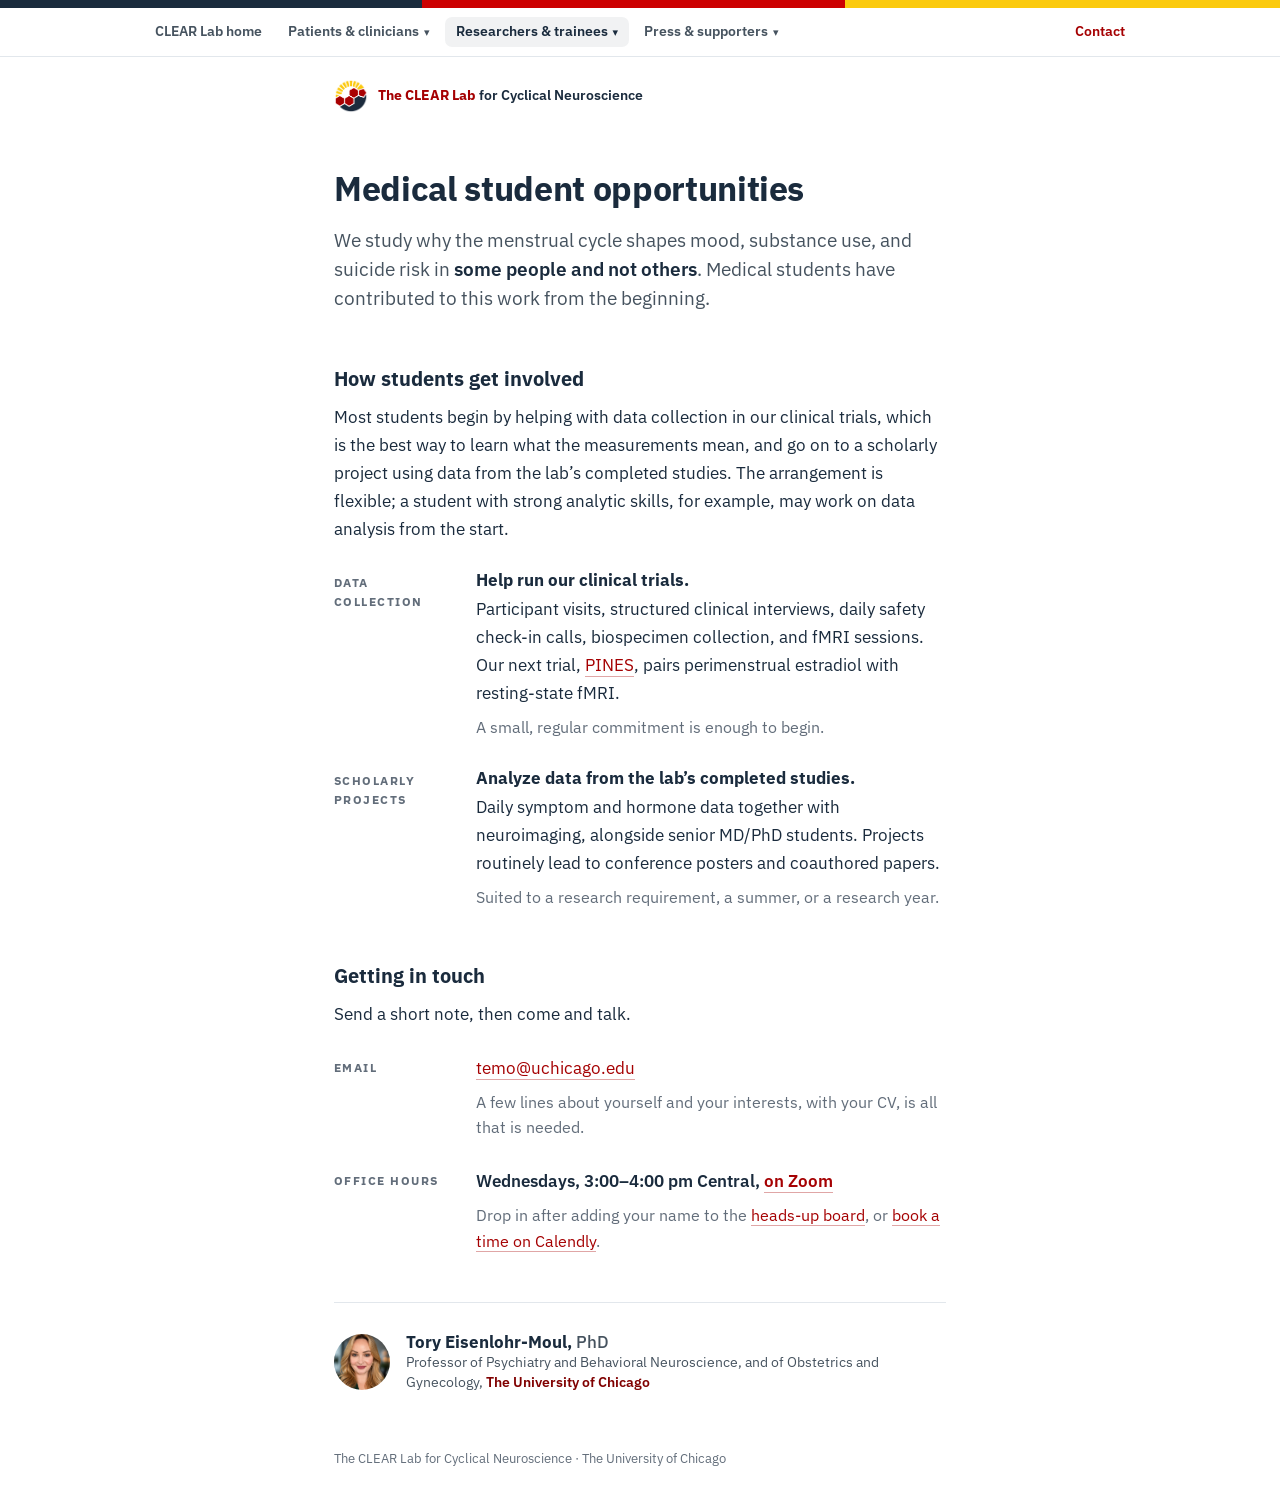
<file: medical-students/index.html>
<!DOCTYPE html>
<html lang="en" data-theme="light">
<head>
<meta charset="utf-8">
<meta name="viewport" content="width=device-width, initial-scale=1">
<title>Medical Student Opportunities | The CLEAR Lab for Cyclical Neuroscience</title>
<meta name="description" content="Research opportunities for medical students in the CLEAR Lab at the University of Chicago: help run our clinical trials and take on a scholarly project with data from the lab's completed studies.">
<link rel="icon" href="../assets/pines-badge.svg">
<link rel="preconnect" href="https://fonts.googleapis.com">
<link rel="preconnect" href="https://fonts.gstatic.com" crossorigin>
<link href="https://fonts.googleapis.com/css2?family=IBM+Plex+Sans:wght@400;500;600;700&display=swap" rel="stylesheet">
<style>
/* One quiet column. Same palette and type as the home page, none of its boxes. */
:root{
  --navy:#1a2b3d; --red:#a50002; --gold:#fbca0e; --uchicago:#800000;
  --bg:#ffffff; --border:#e2e7ec; --ink:#1a2b3d; --ink-2:#46535f; --ink-3:#626d7a;
}
@media (prefers-color-scheme:dark){
  :root:not([data-theme="light"]){
    --navy:#a9c0da; --gold:#ffd94f; --uchicago:#d98f8f; --red:#e8706f;
    --bg:#0e1a26; --border:#23384f; --ink:#eef2f6; --ink-2:#b7c4d2; --ink-3:#8fa0b3;
  }
}
:root[data-theme="dark"]{
  --navy:#a9c0da; --gold:#ffd94f; --uchicago:#d98f8f; --red:#e8706f;
  --bg:#0e1a26; --border:#23384f; --ink:#eef2f6; --ink-2:#b7c4d2; --ink-3:#8fa0b3;
}
*{box-sizing:border-box}
body{margin:0; background:var(--bg); color:var(--ink); font-size:17px; line-height:1.65;
  font-family:'IBM Plex Sans',system-ui,-apple-system,sans-serif; -webkit-font-smoothing:antialiased}
a{color:var(--red); text-decoration:none; border-bottom:1px solid color-mix(in srgb,var(--red) 35%,transparent)}
a:hover{border-bottom-color:var(--red)}
a:focus-visible{outline:3px solid var(--gold); outline-offset:2px}
img{max-width:100%}
.rule{height:8px; background:linear-gradient(90deg,#1a2b3d 0 33%,#cc0001 33% 66%,#fbca0e 66% 100%)}
.col{max-width:660px; margin:0 auto; padding:0 24px}

/* small header: a way home and the university, nothing more */
.head{display:flex; align-items:center; justify-content:space-between; gap:16px; padding:22px 0 0}
.head .lab{display:flex; align-items:center; gap:10px; border:0; color:var(--navy); font-weight:600; font-size:14px; line-height:1.3}
.head .lab img{width:34px; height:34px; display:block}
.head .lab b{color:var(--red); font-weight:700}
@media (max-width:560px){.head .lab .forcyc{display:block; font-weight:500}}

h1{font-size:clamp(27px,4.5vw,34px); font-weight:700; line-height:1.15; letter-spacing:-.01em; margin:56px 0 18px; text-wrap:balance}
h2{font-size:20px; font-weight:700; line-height:1.25; margin:52px 0 12px; color:var(--navy)}
h3{font-size:17px; font-weight:700; line-height:1.3; margin:0 0 4px}
p{margin:0 0 16px}
.lede{font-size:19px; line-height:1.55; color:var(--ink-2)}
.lede b{color:var(--ink); font-weight:600}

/* the two parts and the two ways to get in touch: a small label, then plain text */
.item{display:grid; grid-template-columns:120px 1fr; gap:6px 22px; margin:26px 0 0}
.item .label{font-size:11.5px; font-weight:700; letter-spacing:.13em; text-transform:uppercase; color:var(--ink-3); padding-top:5px}
.item p{margin:0 0 8px}
.item .note{color:var(--ink-3); font-size:15.5px; margin:0}
@media (max-width:560px){.item{grid-template-columns:1fr; gap:2px}}
.when{font-weight:600}

/* who you'll be writing to */
.who{display:flex; align-items:center; gap:16px; margin:48px 0 0; padding-top:28px; border-top:1px solid var(--border)}
.who img{width:56px; height:56px; border-radius:50%; object-fit:cover; object-position:50% 32%; flex:none}
.who .name{font-weight:700; line-height:1.3}
.who .name span{font-weight:500; color:var(--ink-2)}
.who .title{font-size:14px; color:var(--ink-2); line-height:1.4}
.who .title i{font-style:normal; color:var(--uchicago); font-weight:600}

/* the site's menu bar, wider than the column so the menus fit on one row */
.site-nav{position:relative; z-index:10; background:var(--bg); border-bottom:1px solid var(--border)}
.site-nav .in{max-width:1040px; margin:0 auto; padding:9px 24px; display:flex; align-items:center; gap:4px}
.site-nav a,.site-nav summary{font-weight:600; font-size:13.5px; line-height:1; color:var(--ink-2); border:0;
  padding:8px 11px; border-radius:7px; white-space:nowrap}
.site-nav a:hover,.site-nav summary:hover,.site-nav details[open] summary{background:color-mix(in srgb,var(--ink) 6%,transparent); color:var(--ink)}
.site-nav a[aria-current="page"],.site-nav summary.current{background:color-mix(in srgb,var(--ink) 6%,transparent); color:var(--ink)}
.site-nav a.cta{margin-left:auto; color:var(--red)}
.site-nav summary:focus-visible{outline:3px solid var(--gold); outline-offset:2px}
.site-nav .dd{position:relative}
.site-nav summary{list-style:none; cursor:pointer; user-select:none}
.site-nav summary::-webkit-details-marker{display:none}
.site-nav summary::after{content:"\25BE"; margin-left:5px; font-size:11px}
.site-nav .menu{position:absolute; z-index:5; top:calc(100% + 4px); left:0; min-width:190px; display:flex; flex-direction:column;
  background:var(--bg); border:1px solid var(--border); border-radius:9px; padding:5px; box-shadow:0 8px 24px rgba(0,0,0,.12)}
.site-nav .menu a{padding:10px 11px}
@media (max-width:640px){
  .site-nav .in{flex-wrap:wrap; gap:2px 4px}
  .site-nav a.cta{margin-left:0}
  .site-nav a,.site-nav summary{font-size:12.5px; padding:7px 9px}
}

footer{margin:56px 0 40px; font-size:13px; color:var(--ink-3)}
footer a{color:inherit; border:0}
</style>
</head>
<body>
<div class="rule"></div>
<nav class="site-nav" aria-label="CLEAR Lab website"><div class="in">
  <a href="../">CLEAR Lab home</a>
  <details class="dd">
    <summary>Patients &amp; clinicians</summary>
    <div class="menu">
      <a href="../#work">What we do</a>
      <a href="../pines/participants/">Join the PINES trial</a>
      <a href="../pines/clinicians/">PINES for clinicians</a>
    </div>
  </details>
  <details class="dd">
    <summary class="current">Researchers &amp; trainees</summary>
    <div class="menu">
      <a href="../#people">Meet the lab</a>
      <a href="../pines/researchers/">PINES for researchers</a>
      <a href="./" aria-current="page">Medical students</a>
    </div>
  </details>
  <details class="dd">
    <summary>Press &amp; supporters</summary>
    <div class="menu">
      <a href="../media/">In the media</a>
      <a href="../pines/press/">PINES press kit</a>
      <a href="../#support">Support our work</a>
    </div>
  </details>
  <a class="cta" href="mailto:temo@uchicago.edu">Contact</a>
</div></nav>
<script>
document.addEventListener('click',function(e){document.querySelectorAll('.site-nav details[open]').forEach(function(d){if(!d.contains(e.target))d.removeAttribute('open')})});
document.addEventListener('keydown',function(e){if(e.key==='Escape')document.querySelectorAll('.site-nav details[open]').forEach(function(d){d.removeAttribute('open');d.querySelector('summary').focus()})});
document.querySelectorAll('.site-nav details').forEach(function(d){d.addEventListener('toggle',function(){if(d.open)document.querySelectorAll('.site-nav details[open]').forEach(function(o){if(o!==d)o.removeAttribute('open')});if(d.open){var m=d.querySelector('.menu');m.style.left='';var r=m.getBoundingClientRect(),over=r.right-(document.documentElement.clientWidth-8);if(over>0)m.style.left=-Math.min(over,r.left-8)+'px'}})});
</script>

<div class="col">
  <div class="head">
    <a class="lab" href="../"><img src="../assets/web/clear-mark.png?v6" alt=""><span><b>The CLEAR Lab</b> <span class="forcyc">for Cyclical Neuroscience</span></span></a>
  </div>

  <h1>Medical student opportunities</h1>
  <p class="lede">We study why the menstrual cycle shapes mood, substance use, and suicide risk in <b>some people and not others</b>. Medical students have contributed to this work from the beginning.</p>

  <h2>How students get involved</h2>
  <p>Most students begin by helping with data collection in our clinical trials, which is the best way to learn what the measurements mean, and go on to a scholarly project using data from the lab&rsquo;s completed studies. The arrangement is flexible; a student with strong analytic skills, for example, may work on data analysis from the start.</p>

  <div class="item">
    <div class="label">Data collection</div>
    <div>
      <h3>Help run our clinical trials.</h3>
      <p>Participant visits, structured clinical interviews, daily safety check-in calls, biospecimen collection, and fMRI sessions. Our next trial, <a href="../pines/">PINES</a>, pairs perimenstrual estradiol with resting-state fMRI.</p>
      <p class="note">A small, regular commitment is enough to begin.</p>
    </div>
  </div>

  <div class="item">
    <div class="label">Scholarly projects</div>
    <div>
      <h3>Analyze data from the lab&rsquo;s completed studies.</h3>
      <p>Daily symptom and hormone data together with neuroimaging, alongside senior MD/PhD students. Projects routinely lead to conference posters and coauthored papers.</p>
      <p class="note">Suited to a research requirement, a summer, or a research year.</p>
    </div>
  </div>

  <h2>Getting in touch</h2>
  <p>Send a short note, then come and talk.</p>

  <div class="item">
    <div class="label">Email</div>
    <div>
      <p><a href="mailto:temo@uchicago.edu?subject=Medical%20student%20interest">temo@uchicago.edu</a></p>
      <p class="note">A few lines about yourself and your interests, with your CV, is all that is needed.</p>
    </div>
  </div>

  <div class="item" id="office-hours">
    <div class="label">Office hours</div>
    <div>
      <p class="when">Wednesdays, 3:00&ndash;4:00 pm Central, <a href="https://bit.ly/clearmeeting">on Zoom</a></p>
      <p class="note">Drop in after adding your name to the <a href="https://bit.ly/officehourstemo">heads-up board</a>, or <a href="https://bit.ly/temocal">book a time on Calendly</a>.</p>
    </div>
  </div>

  <div class="who">
    <img src="../assets/web/tory.jpg" alt="Tory Eisenlohr-Moul">
    <div>
      <div class="name">Tory Eisenlohr-Moul, <span>PhD</span></div>
      <div class="title">Professor of Psychiatry and Behavioral Neuroscience, and of Obstetrics and Gynecology, <i>The University of Chicago</i></div>
    </div>
  </div>

  <footer><a href="../">The CLEAR Lab for Cyclical Neuroscience</a> &middot; The University of Chicago</footer>
</div>
</body>
</html>
</file>
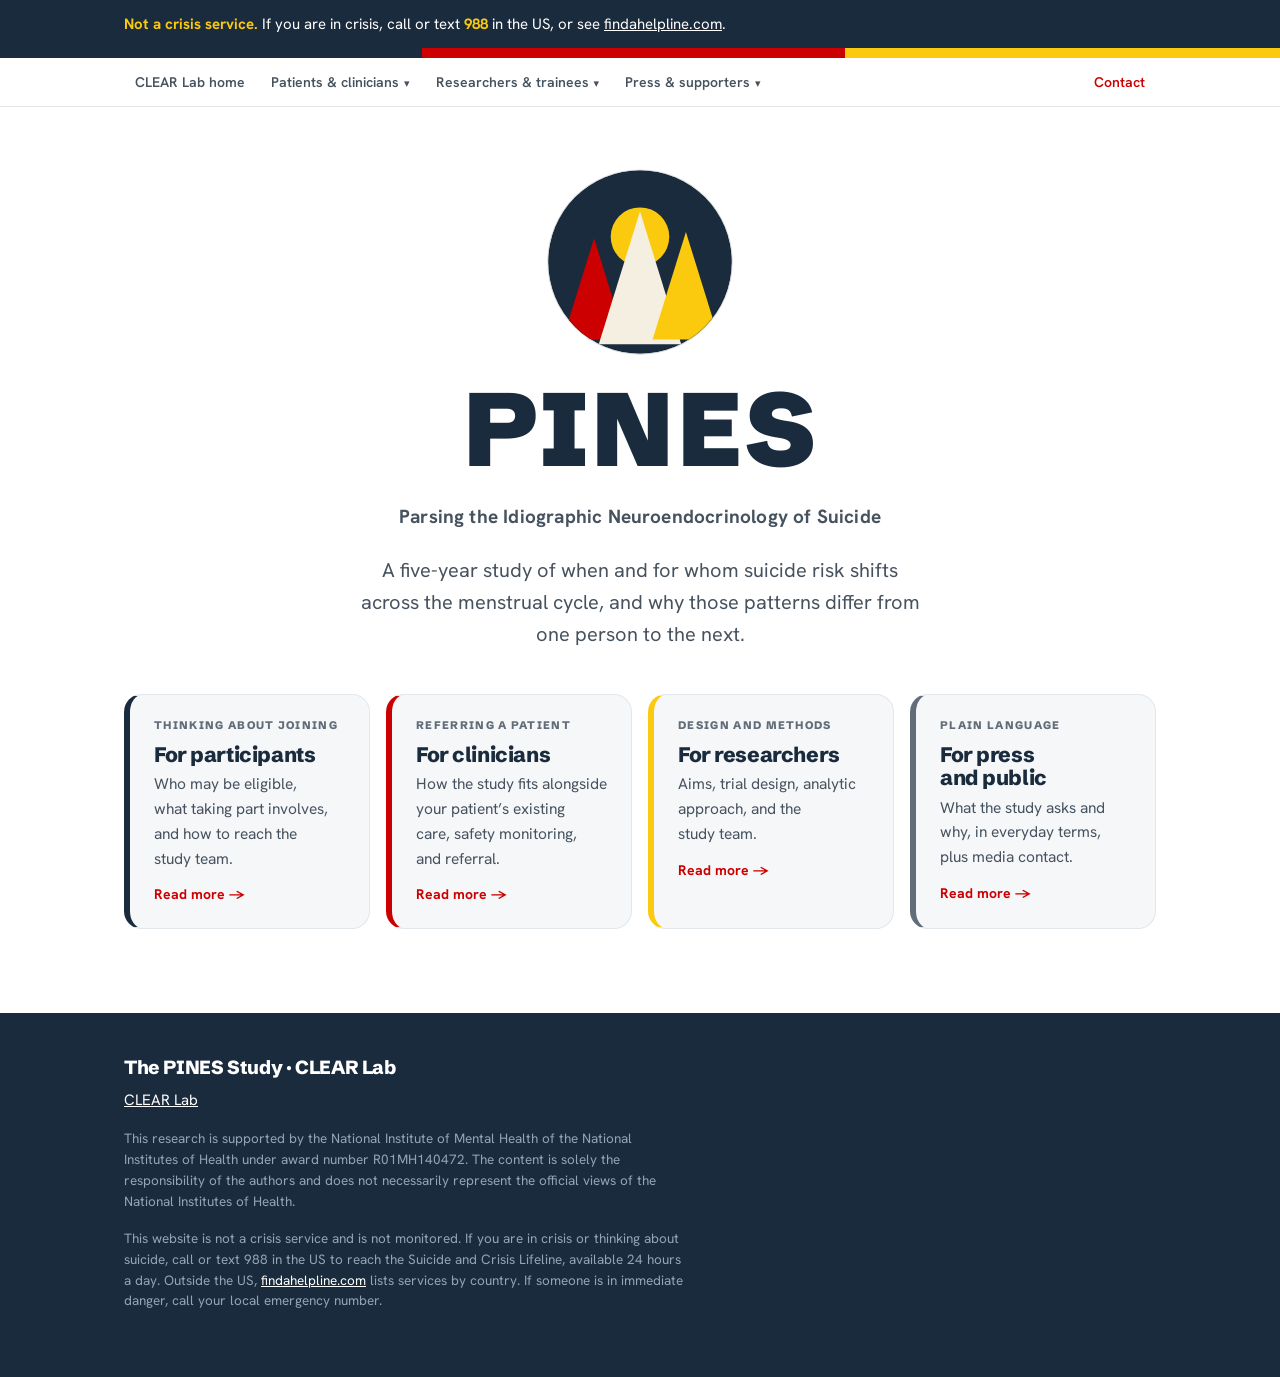
<file: pines/index.html>
<!DOCTYPE html>
<html lang="en">
<head>
<meta charset="utf-8">
<meta name="viewport" content="width=device-width, initial-scale=1">
<title>PINES Study — CLEAR Lab</title>
<meta name="description" content="PINES is an NIMH-funded study of when and for whom suicide risk shifts across the menstrual cycle. CLEAR Lab.">
<link rel="icon" href="../assets/pines-badge.svg">
<link rel="preconnect" href="https://fonts.googleapis.com">
<link rel="preconnect" href="https://fonts.gstatic.com" crossorigin>
<link href="https://fonts.googleapis.com/css2?family=Hanken+Grotesk:wght@400;500;600;700&family=Schibsted+Grotesk:wght@600;700;800;900&display=swap" rel="stylesheet">
<link rel="stylesheet" href="assets/pines.css">
</head>
<body>

<div class="crisis"><div class="wrap">
  <span><strong>Not a crisis service.</strong> If you are in crisis, call or text <strong>988</strong> in the US, or see <a href="https://findahelpline.com">findahelpline.com</a>.</span>
</div></div>
<div class="rule"></div>
<nav class="site-nav" aria-label="CLEAR Lab website"><div class="wrap">
  <a href="../">CLEAR Lab home</a>
  <details class="dd">
    <summary>Patients &amp; clinicians</summary>
    <div class="menu">
      <a href="../#work">What we do</a>
      <a href="../pines/participants/">Join the PINES trial</a>
      <a href="../pines/clinicians/">PINES for clinicians</a>
    </div>
  </details>
  <details class="dd">
    <summary>Researchers &amp; trainees</summary>
    <div class="menu">
      <a href="../#people">Meet the lab</a>
      <a href="../pines/researchers/">PINES for researchers</a>
      <a href="../medical-students/">Medical students</a>
    </div>
  </details>
  <details class="dd">
    <summary>Press &amp; supporters</summary>
    <div class="menu">
      <a href="../media/">In the media</a>
      <a href="../pines/press/">PINES press kit</a>
      <a href="../#support">Support our work</a>
    </div>
  </details>
  <a class="cta" href="mailto:temo@uchicago.edu">Contact</a>
</div></nav>
<script>
document.addEventListener('click',function(e){document.querySelectorAll('.site-nav details[open]').forEach(function(d){if(!d.contains(e.target))d.removeAttribute('open')})});
document.addEventListener('keydown',function(e){if(e.key==='Escape')document.querySelectorAll('.site-nav details[open]').forEach(function(d){d.removeAttribute('open');d.querySelector('summary').focus()})});
document.querySelectorAll('.site-nav details').forEach(function(d){d.addEventListener('toggle',function(){if(d.open)document.querySelectorAll('.site-nav details[open]').forEach(function(o){if(o!==d)o.removeAttribute('open')});if(d.open){var m=d.querySelector('.menu');m.style.left='';var r=m.getBoundingClientRect(),over=r.right-(document.documentElement.clientWidth-8);if(over>0)m.style.left=-Math.min(over,r.left-8)+'px'}})});
</script>

<div class="hub"><div class="wrap">
  <svg class="badge" viewBox="0 0 240 240" width="190" height="190" role="img" aria-label="PINES">
    <defs><clipPath id="bclip"><circle cx="120" cy="120" r="116"/></clipPath></defs>
    <g clip-path="url(#bclip)">
      <circle cx="120" cy="120" r="116" fill="#1a2b3d"/>
      <circle cx="120" cy="88" r="37" fill="#fbca0e"/>
      <polygon points="62,90 101.68,218 22.32,218" fill="#cc0001"/>
      <polygon points="120,56 172.08,224 67.92,224" fill="#f5efe2"/>
      <polygon points="178,82 220.16,218 135.84,218" fill="#fbca0e"/>
    </g>
    <circle cx="120" cy="120" r="116" fill="none" stroke="var(--badge-ring)" stroke-width="2"/>
  </svg>
  <h1>PINES</h1>
  <p class="expand">Parsing the Idiographic Neuroendocrinology of Suicide</p>
  <p class="one">A five-year study of when and for whom suicide risk shifts across the menstrual cycle, and why those patterns differ from one person to the next.</p>

  <div class="doors">
    <a class="door" href="participants/">
      <div class="k">Thinking about joining</div>
      <h2>For participants</h2>
      <p>Who may be eligible, what taking part involves, and how to reach the study team.</p>
      <div class="go">Read more &rarr;</div>
    </a>
    <a class="door" href="clinicians/">
      <div class="k">Referring a patient</div>
      <h2>For clinicians</h2>
      <p>How the study fits alongside your patient&rsquo;s existing care, safety monitoring, and referral.</p>
      <div class="go">Read more &rarr;</div>
    </a>
    <a class="door" href="researchers/">
      <div class="k">Design and methods</div>
      <h2>For researchers</h2>
      <p>Aims, trial design, analytic approach, and the study team.</p>
      <div class="go">Read more &rarr;</div>
    </a>
    <a class="door" href="press/">
      <div class="k">Plain language</div>
      <h2>For press and public</h2>
      <p>What the study asks and why, in everyday terms, plus media contact.</p>
      <div class="go">Read more &rarr;</div>
    </a>
  </div>
</div></div>

<footer><div class="wrap">
  <div class="display" style="font-size:19px;font-weight:800;color:#fff">The PINES Study &middot; CLEAR Lab</div>
  <p style="margin:10px 0 0"><a href="../">CLEAR Lab</a></p>
  <p class="fine">This research is supported by the National Institute of Mental Health of the National Institutes of Health under award number R01MH140472. The content is solely the responsibility of the authors and does not necessarily represent the official views of the National Institutes of Health.</p>
  <p class="fine">This website is not a crisis service and is not monitored. If you are in crisis or thinking about suicide, call or text 988 in the US to reach the Suicide and Crisis Lifeline, available 24 hours a day. Outside the US, <a href="https://findahelpline.com">findahelpline.com</a> lists services by country. If someone is in immediate danger, call your local emergency number.</p>
</div></footer>

</body>
</html>
</file>
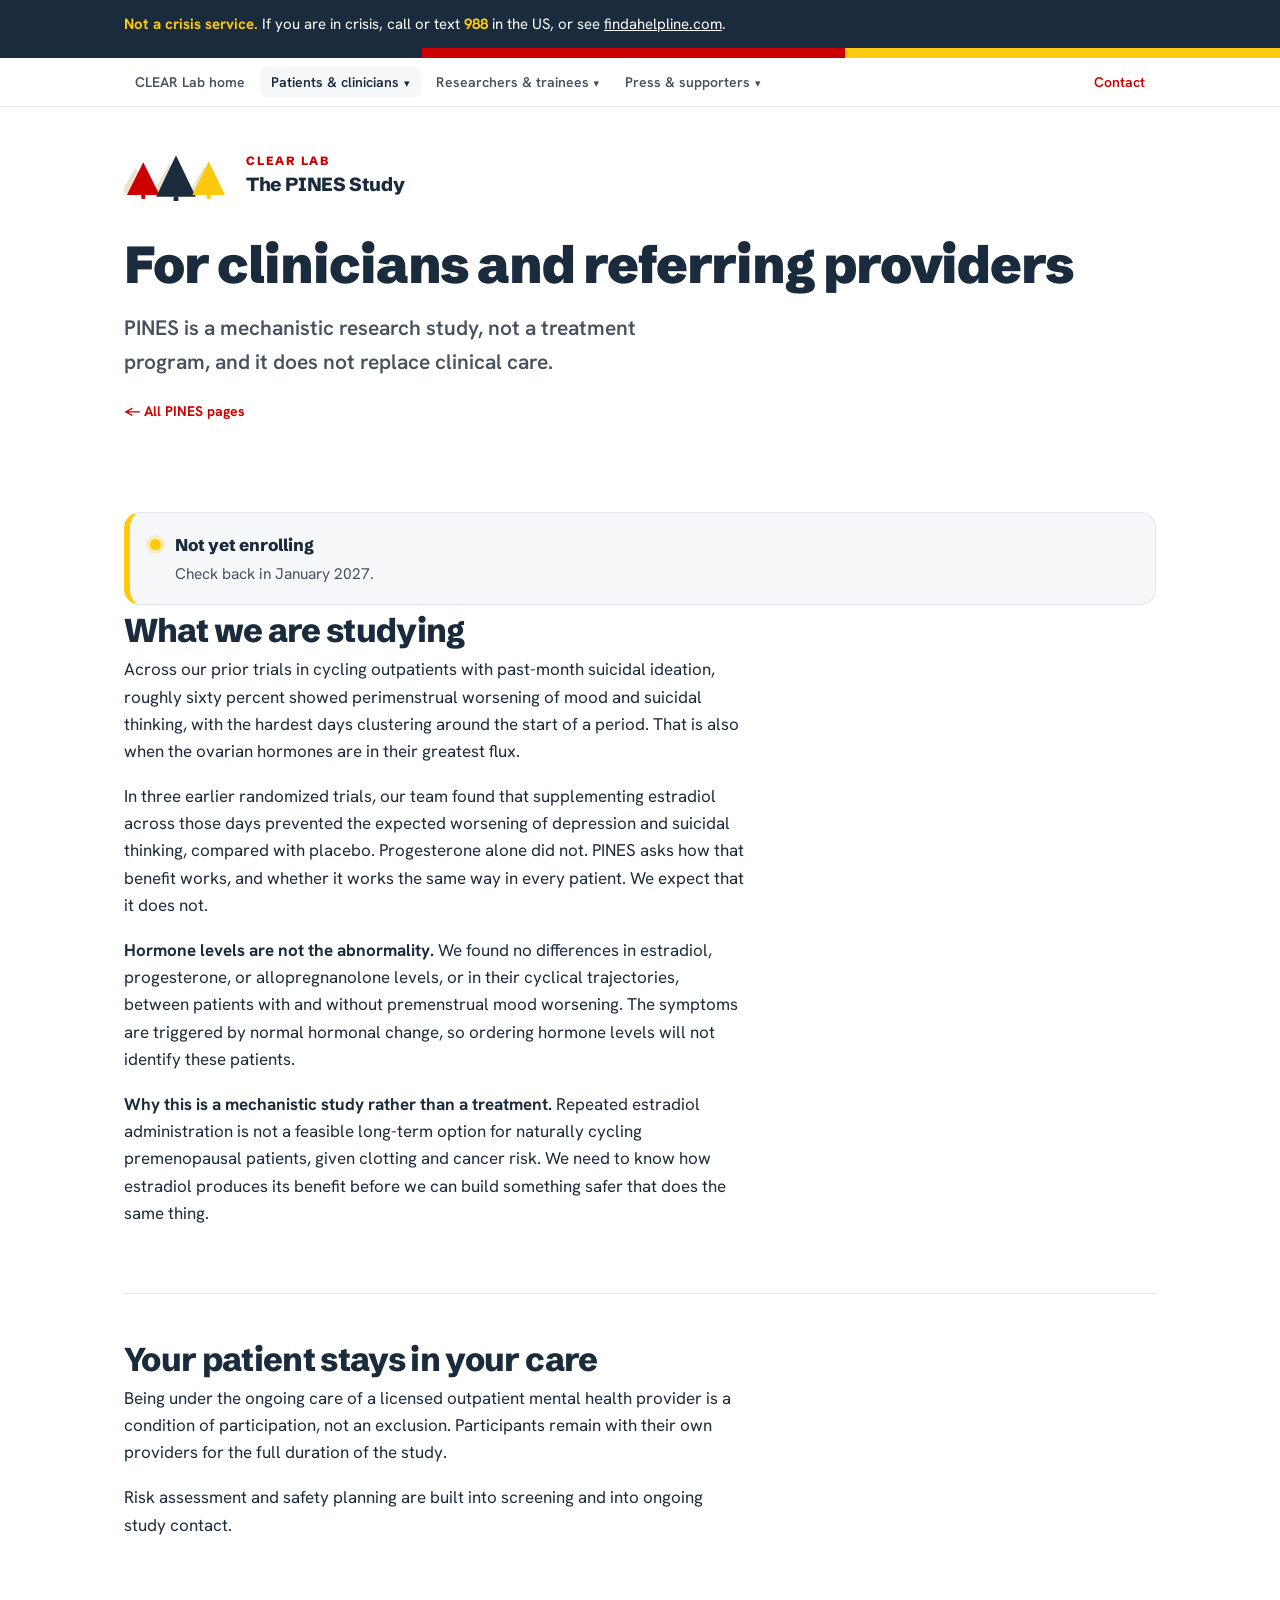
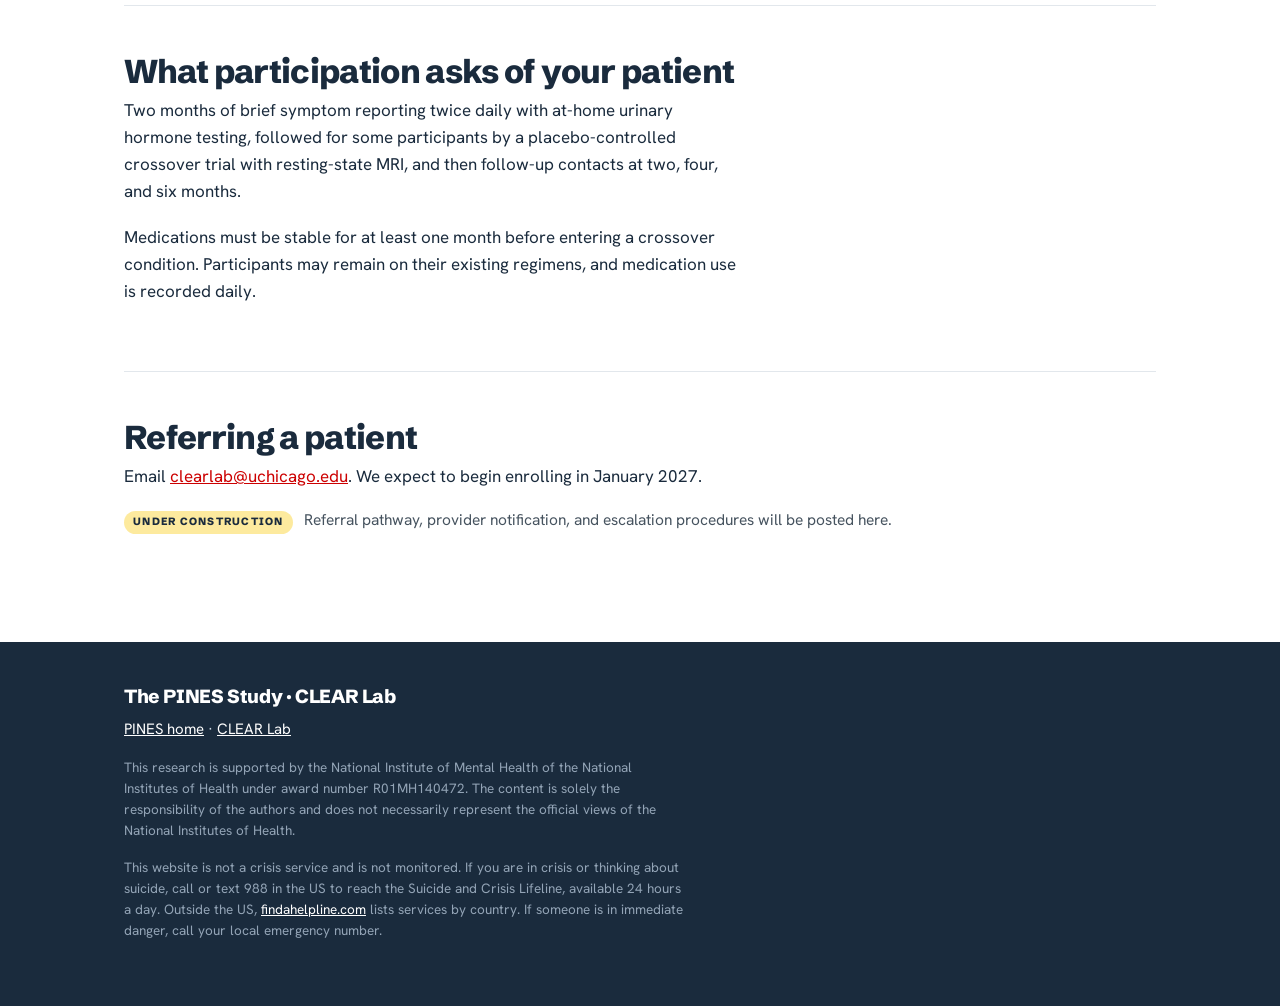
<file: pines/clinicians/index.html>
<!DOCTYPE html>
<html lang="en">
<head>
<meta charset="utf-8">
<meta name="viewport" content="width=device-width, initial-scale=1">
<title>For clinicians — PINES Study</title>
<meta name="description" content="Information for clinicians and referring providers about the PINES study.">
<link rel="icon" href="../../assets/pines-badge.svg">
<link rel="preconnect" href="https://fonts.googleapis.com">
<link rel="preconnect" href="https://fonts.gstatic.com" crossorigin>
<link href="https://fonts.googleapis.com/css2?family=Hanken+Grotesk:wght@400;500;600;700&family=Schibsted+Grotesk:wght@600;700;800;900&display=swap" rel="stylesheet">
<link rel="stylesheet" href="../assets/pines.css">
</head>
<body>

<div class="crisis"><div class="wrap">
  <span><strong>Not a crisis service.</strong> If you are in crisis, call or text <strong>988</strong> in the US, or see <a href="https://findahelpline.com">findahelpline.com</a>.</span>
</div></div>
<div class="rule"></div>
<nav class="site-nav" aria-label="CLEAR Lab website"><div class="wrap">
  <a href="../../">CLEAR Lab home</a>
  <details class="dd">
    <summary class="current">Patients &amp; clinicians</summary>
    <div class="menu">
      <a href="../../#work">What we do</a>
      <a href="../../pines/participants/">Join the PINES trial</a>
      <a href="../../pines/clinicians/" aria-current="page">PINES for clinicians</a>
    </div>
  </details>
  <details class="dd">
    <summary>Researchers &amp; trainees</summary>
    <div class="menu">
      <a href="../../#people">Meet the lab</a>
      <a href="../../pines/researchers/">PINES for researchers</a>
      <a href="../../medical-students/">Medical students</a>
    </div>
  </details>
  <details class="dd">
    <summary>Press &amp; supporters</summary>
    <div class="menu">
      <a href="../../media/">In the media</a>
      <a href="../../pines/press/">PINES press kit</a>
      <a href="../../#support">Support our work</a>
    </div>
  </details>
  <a class="cta" href="mailto:temo@uchicago.edu">Contact</a>
</div></nav>
<script>
document.addEventListener('click',function(e){document.querySelectorAll('.site-nav details[open]').forEach(function(d){if(!d.contains(e.target))d.removeAttribute('open')})});
document.addEventListener('keydown',function(e){if(e.key==='Escape')document.querySelectorAll('.site-nav details[open]').forEach(function(d){d.removeAttribute('open');d.querySelector('summary').focus()})});
document.querySelectorAll('.site-nav details').forEach(function(d){d.addEventListener('toggle',function(){if(d.open)document.querySelectorAll('.site-nav details[open]').forEach(function(o){if(o!==d)o.removeAttribute('open')});if(d.open){var m=d.querySelector('.menu');m.style.left='';var r=m.getBoundingClientRect(),over=r.right-(document.documentElement.clientWidth-8);if(over>0)m.style.left=-Math.min(over,r.left-8)+'px'}})});
</script>

<header><div class="wrap">
  <div class="brandrow"><a href="../">
    <svg class="trees" viewBox="0 0 240 130" width="104" height="56" role="img" aria-label="PINES">
      <polygon points="26,52 60.5,112 -8.5,112" fill="var(--cream-2)"/>
      <polygon points="104,44 143,112 65,112" fill="var(--cream-2)"/>
      <polygon points="186,50 222,112 150,112" fill="var(--cream-2)"/>
      <polygon points="44,40 82,116 6,116" fill="var(--red)"/><rect x="39.4" y="116" width="9.2" height="9" fill="var(--red)"/>
      <polygon points="120,24 166,120 74,120" fill="var(--navy)"/><rect x="114.5" y="120" width="11" height="10.5" fill="var(--navy)"/>
      <polygon points="196,38 234,116 158,116" fill="var(--gold)"/><rect x="191.4" y="116" width="9.2" height="9" fill="var(--gold)"/>
    </svg>
    <div>
      <div class="eyebrow">CLEAR Lab</div>
      <div class="display" style="font-size:19px;font-weight:800;margin-top:4px">The PINES Study</div>
    </div>
  </a></div>
</div></header>

<div class="hero"><div class="wrap">
  <h1>For clinicians and referring providers</h1>
  <p class="sub">PINES is a mechanistic research study, not a treatment program, and it does not replace clinical care.</p>
  
  <a class="back" href="../">&larr; All PINES pages</a>
</div></div>
<main class="wrap">
<section style="border-top:0">
  <div class="notice">
    <span class="dot"></span>
    <div>
      <div class="t">Not yet enrolling</div>
      <div class="d">Check back in January 2027.</div>
    </div>
  </div>

  <h2>What we are studying</h2>
  <div class="prose">
    <p>Across our prior trials in cycling outpatients with past-month suicidal ideation, roughly sixty percent showed perimenstrual worsening of mood and suicidal thinking, with the hardest days clustering around the start of a period. That is also when the ovarian hormones are in their greatest flux.</p>
    <p>In three earlier randomized trials, our team found that supplementing estradiol across those days prevented the expected worsening of depression and suicidal thinking, compared with placebo. Progesterone alone did not. PINES asks how that benefit works, and whether it works the same way in every patient. We expect that it does not.</p>
    <p><strong>Hormone levels are not the abnormality.</strong> We found no differences in estradiol, progesterone, or allopregnanolone levels, or in their cyclical trajectories, between patients with and without premenstrual mood worsening. The symptoms are triggered by normal hormonal change, so ordering hormone levels will not identify these patients.</p>
    <p><strong>Why this is a mechanistic study rather than a treatment.</strong> Repeated estradiol administration is not a feasible long-term option for naturally cycling premenopausal patients, given clotting and cancer risk. We need to know how estradiol produces its benefit before we can build something safer that does the same thing.</p>
  </div>
</section>

<section>
  <h2>Your patient stays in your care</h2>
  <div class="prose">
    <p>Being under the ongoing care of a licensed outpatient mental health provider is a condition of participation, not an exclusion. Participants remain with their own providers for the full duration of the study.</p>
    <p>Risk assessment and safety planning are built into screening and into ongoing study contact.</p>
  </div>
  <!-- TO FILL IN: whether and how referring providers are notified, and whether care status is confirmed with you -->
  <!-- TO FILL IN: what happens if risk escalates during participation, and who is contacted -->
</section>

<section>
  <h2>What participation asks of your patient</h2>
  <div class="prose">
    <p>Two months of brief symptom reporting twice daily with at-home urinary hormone testing, followed for some participants by a placebo-controlled crossover trial with resting-state MRI, and then follow-up contacts at two, four, and six months.</p>
    <p>Medications must be stable for at least one month before entering a crossover condition. Participants may remain on their existing regimens, and medication use is recorded daily.</p>
  </div>
</section>

<section>
  <h2>Referring a patient</h2>
  <div class="prose">
    <p>Email <a href="mailto:clearlab@uchicago.edu">clearlab@uchicago.edu</a>. We expect to begin enrolling in January 2027.</p>
    <!-- TO FILL IN: consider stating the study drug route and dose for this audience; confirm before publishing (prior trials used transdermal estradiol 100 mcg/day) -->
  </div>
  <p class="wip"><span class="tag">Under construction</span> <span>Referral pathway, provider notification, and escalation procedures will be posted here.</span></p>
</section>
</main>

<footer><div class="wrap">
  <div class="display" style="font-size:19px;font-weight:800;color:#fff">The PINES Study &middot; CLEAR Lab</div>
  <p style="margin:10px 0 0"><a href="../">PINES home</a> &middot; <a href="../../">CLEAR Lab</a></p>
  <p class="fine">This research is supported by the National Institute of Mental Health of the National Institutes of Health under award number R01MH140472. The content is solely the responsibility of the authors and does not necessarily represent the official views of the National Institutes of Health.</p>
  <p class="fine">This website is not a crisis service and is not monitored. If you are in crisis or thinking about suicide, call or text 988 in the US to reach the Suicide and Crisis Lifeline, available 24 hours a day. Outside the US, <a href="https://findahelpline.com">findahelpline.com</a> lists services by country. If someone is in immediate danger, call your local emergency number.</p>
</div></footer>

</body>
</html>
</file>
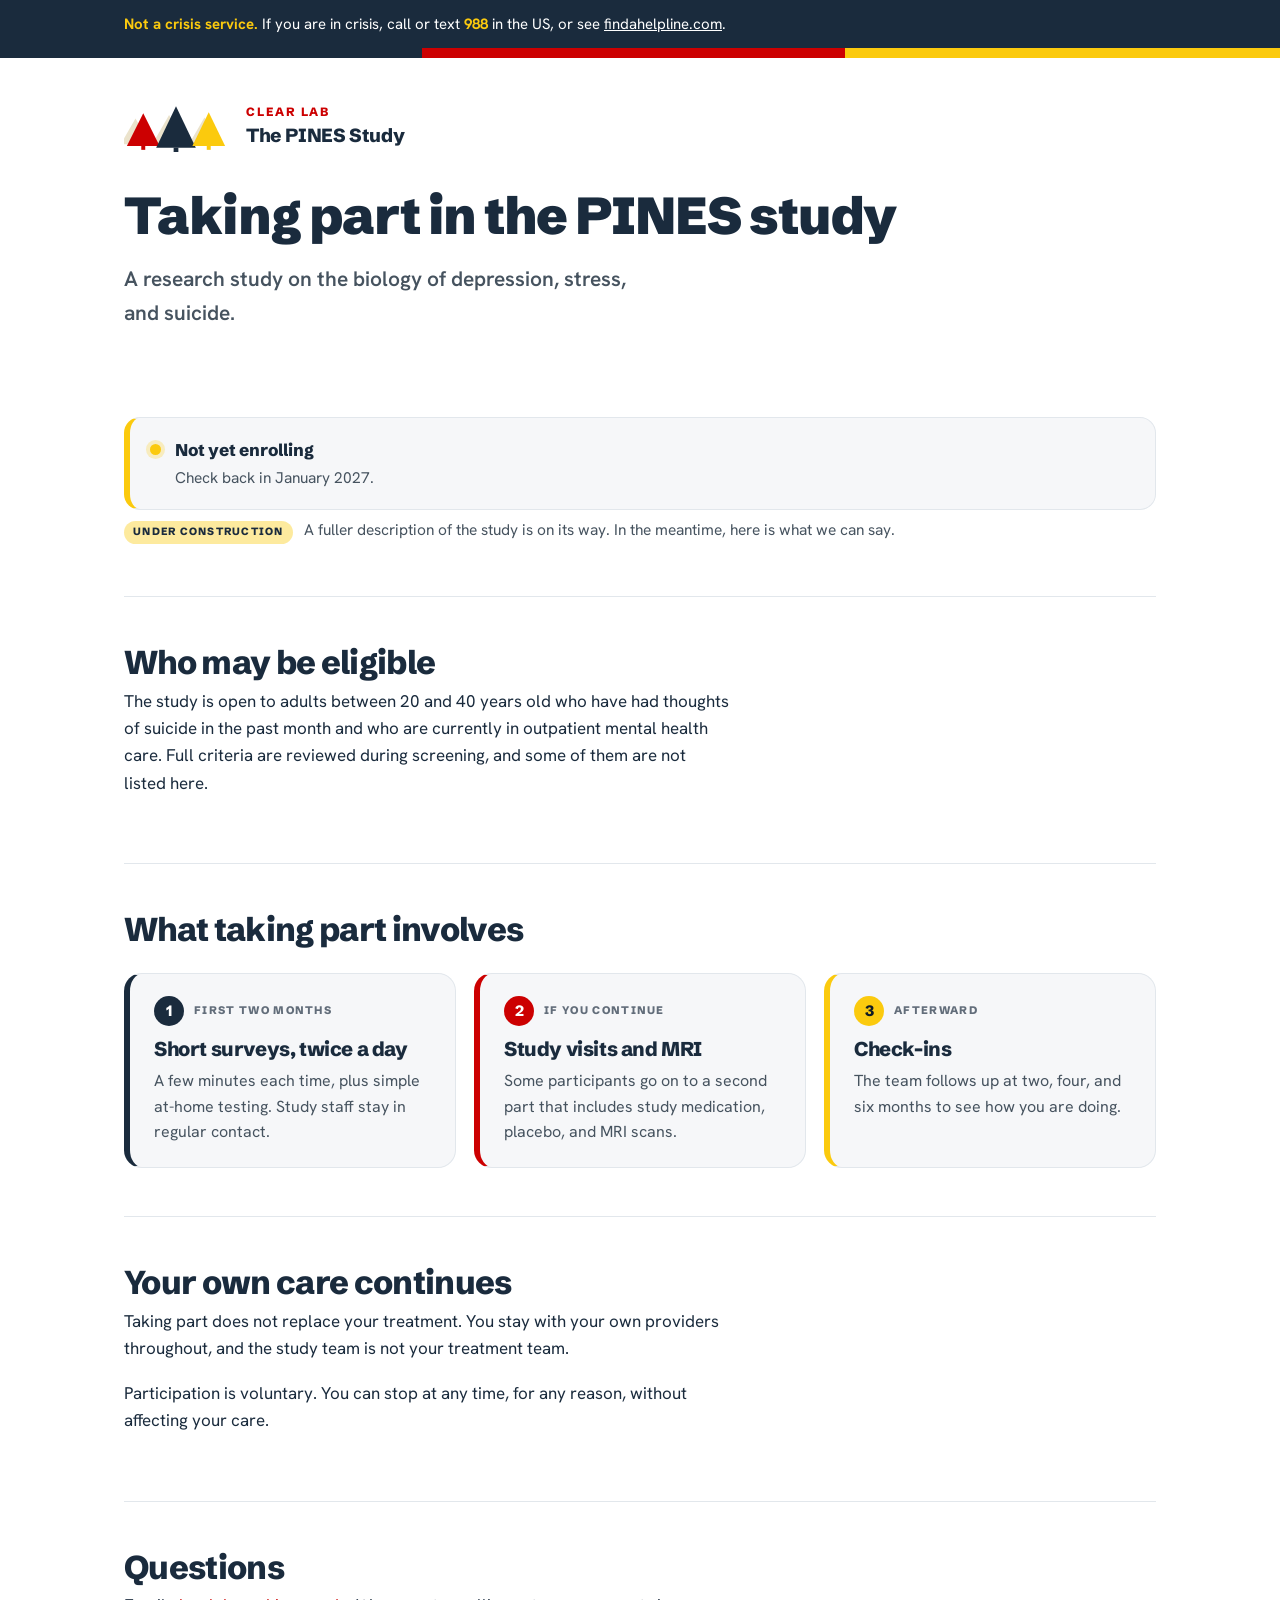
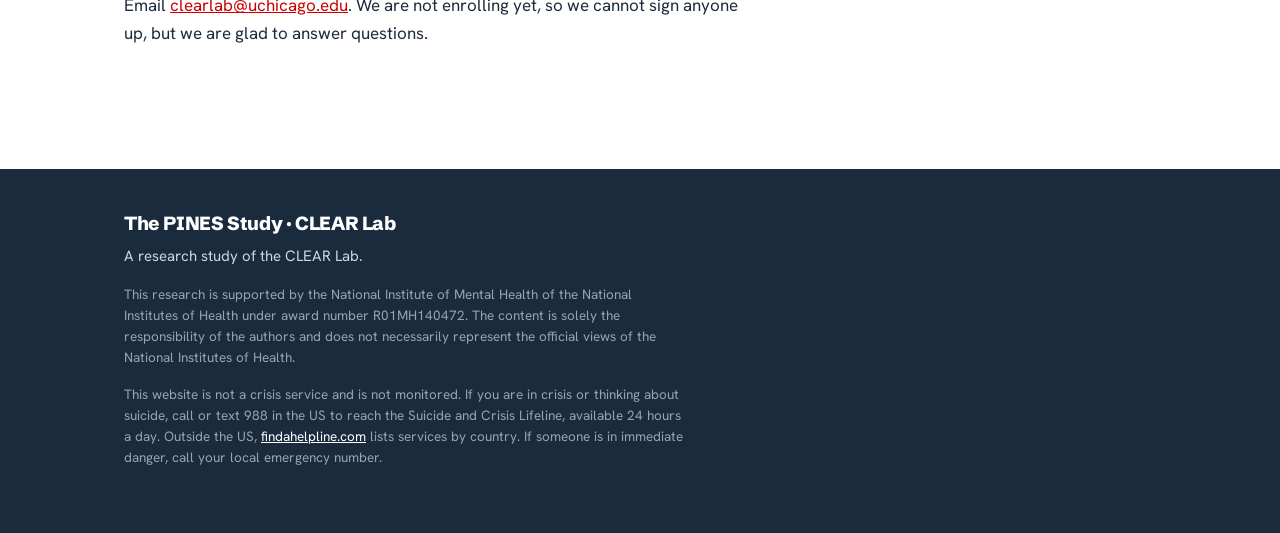
<file: pines/participants/index.html>
<!DOCTYPE html>
<html lang="en">
<head>
<meta charset="utf-8">
<meta name="viewport" content="width=device-width, initial-scale=1">
<title>For participants — PINES Study</title>
<meta name="description" content="Information for people considering taking part in the PINES research study.">
<link rel="icon" href="../../assets/pines-badge.svg">
<link rel="preconnect" href="https://fonts.googleapis.com">
<link rel="preconnect" href="https://fonts.gstatic.com" crossorigin>
<link href="https://fonts.googleapis.com/css2?family=Hanken+Grotesk:wght@400;500;600;700&family=Schibsted+Grotesk:wght@600;700;800;900&display=swap" rel="stylesheet">
<link rel="stylesheet" href="../assets/pines.css">
</head>
<body>

<div class="crisis"><div class="wrap">
  <span><strong>Not a crisis service.</strong> If you are in crisis, call or text <strong>988</strong> in the US, or see <a href="https://findahelpline.com">findahelpline.com</a>.</span>
</div></div>
<div class="rule"></div>

<header><div class="wrap">
  <div class="brandrow"><div class="plain">
    <svg class="trees" viewBox="0 0 240 130" width="104" height="56" role="img" aria-label="PINES">
      <polygon points="26,52 60.5,112 -8.5,112" fill="var(--cream-2)"/>
      <polygon points="104,44 143,112 65,112" fill="var(--cream-2)"/>
      <polygon points="186,50 222,112 150,112" fill="var(--cream-2)"/>
      <polygon points="44,40 82,116 6,116" fill="var(--red)"/><rect x="39.4" y="116" width="9.2" height="9" fill="var(--red)"/>
      <polygon points="120,24 166,120 74,120" fill="var(--navy)"/><rect x="114.5" y="120" width="11" height="10.5" fill="var(--navy)"/>
      <polygon points="196,38 234,116 158,116" fill="var(--gold)"/><rect x="191.4" y="116" width="9.2" height="9" fill="var(--gold)"/>
    </svg>
    <div>
      <div class="eyebrow">CLEAR Lab</div>
      <div class="display" style="font-size:19px;font-weight:800;margin-top:4px">The PINES Study</div>
    </div>
  </div></div>
</div></header>

<div class="hero"><div class="wrap">
  <h1>Taking part in the PINES study</h1>
  <p class="sub">A research study on the biology of depression, stress, and suicide.</p>
  
</div></div>
<main class="wrap">
<section style="border-top:0">
  <div class="notice">
    <span class="dot"></span>
    <div>
      <div class="t">Not yet enrolling</div>
      <div class="d">Check back in January 2027.</div>
    </div>
  </div>

  <p class="wip"><span class="tag">Under construction</span> <span>A fuller description of the study is on its way. In the meantime, here is what we can say.</span></p>

  <!-- TO FILL IN: confirm that every sentence on this page matches your IRB-approved recruitment language. This is the only page that ads and screening materials should link to. -->
  <!-- TODO(human): plain-language description of the study for potential participants -->
</section>

<section>
  <h2>Who may be eligible</h2>
  <div class="prose">
    <p>The study is open to adults between 20 and 40 years old who have had thoughts of suicide in the past month and who are currently in outpatient mental health care. Full criteria are reviewed during screening, and some of them are not listed here.</p>
  </div>
  <!-- TO FILL IN: confirm how much of the eligibility criteria may appear publicly, and in what wording -->
</section>

<section>
  <h2>What taking part involves</h2>
  <div class="grid g3">
    <div class="card">
      <div class="step"><span class="num">1</span><span class="label">First two months</span></div>
      <h3>Short surveys, twice a day</h3>
      <p>A few minutes each time, plus simple at-home testing. Study staff stay in regular contact.</p>
    </div>
    <div class="card red">
      <div class="step"><span class="num">2</span><span class="label">If you continue</span></div>
      <h3>Study visits and MRI</h3>
      <p>Some participants go on to a second part that includes study medication, placebo, and MRI scans.</p>
    </div>
    <div class="card gold">
      <div class="step"><span class="num">3</span><span class="label">Afterward</span></div>
      <h3>Check-ins</h3>
      <p>The team follows up at two, four, and six months to see how you are doing.</p>
    </div>
  </div>
</section>

<section>
  <h2>Your own care continues</h2>
  <div class="prose">
    <p>Taking part does not replace your treatment. You stay with your own providers throughout, and the study team is not your treatment team.</p>
    <p>Participation is voluntary. You can stop at any time, for any reason, without affecting your care.</p>
  </div>
</section>

<section>
  <h2>Questions</h2>
  <div class="prose">
    <p>Email <a href="mailto:clearlab@uchicago.edu">clearlab@uchicago.edu</a>. We are not enrolling yet, so we cannot sign anyone up, but we are glad to answer questions.</p>
  </div>
</section>
</main>

<footer><div class="wrap">
  <div class="display" style="font-size:19px;font-weight:800;color:#fff">The PINES Study &middot; CLEAR Lab</div>
  <p style="margin:10px 0 0">A research study of the CLEAR Lab.</p>
  <p class="fine">This research is supported by the National Institute of Mental Health of the National Institutes of Health under award number R01MH140472. The content is solely the responsibility of the authors and does not necessarily represent the official views of the National Institutes of Health.</p>
  <p class="fine">This website is not a crisis service and is not monitored. If you are in crisis or thinking about suicide, call or text 988 in the US to reach the Suicide and Crisis Lifeline, available 24 hours a day. Outside the US, <a href="https://findahelpline.com">findahelpline.com</a> lists services by country. If someone is in immediate danger, call your local emergency number.</p>
</div></footer>

</body>
</html>
</file>
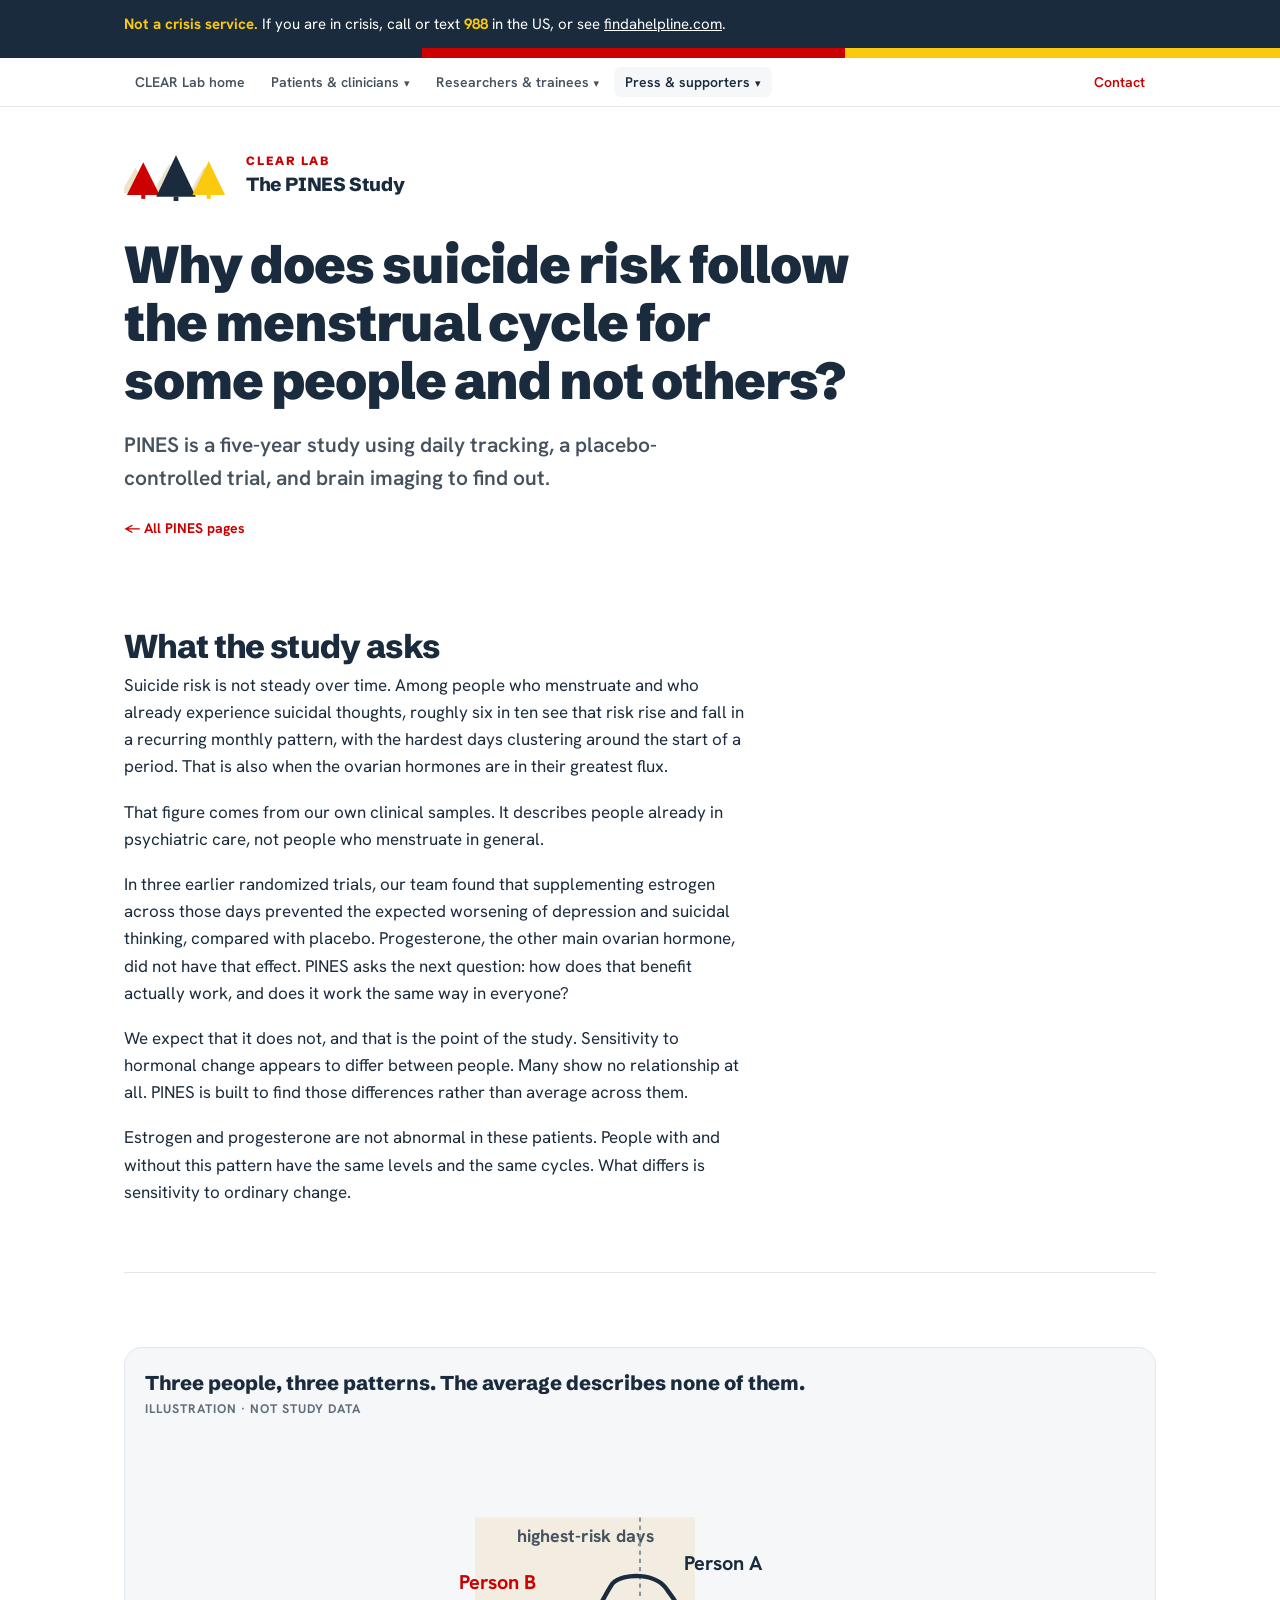
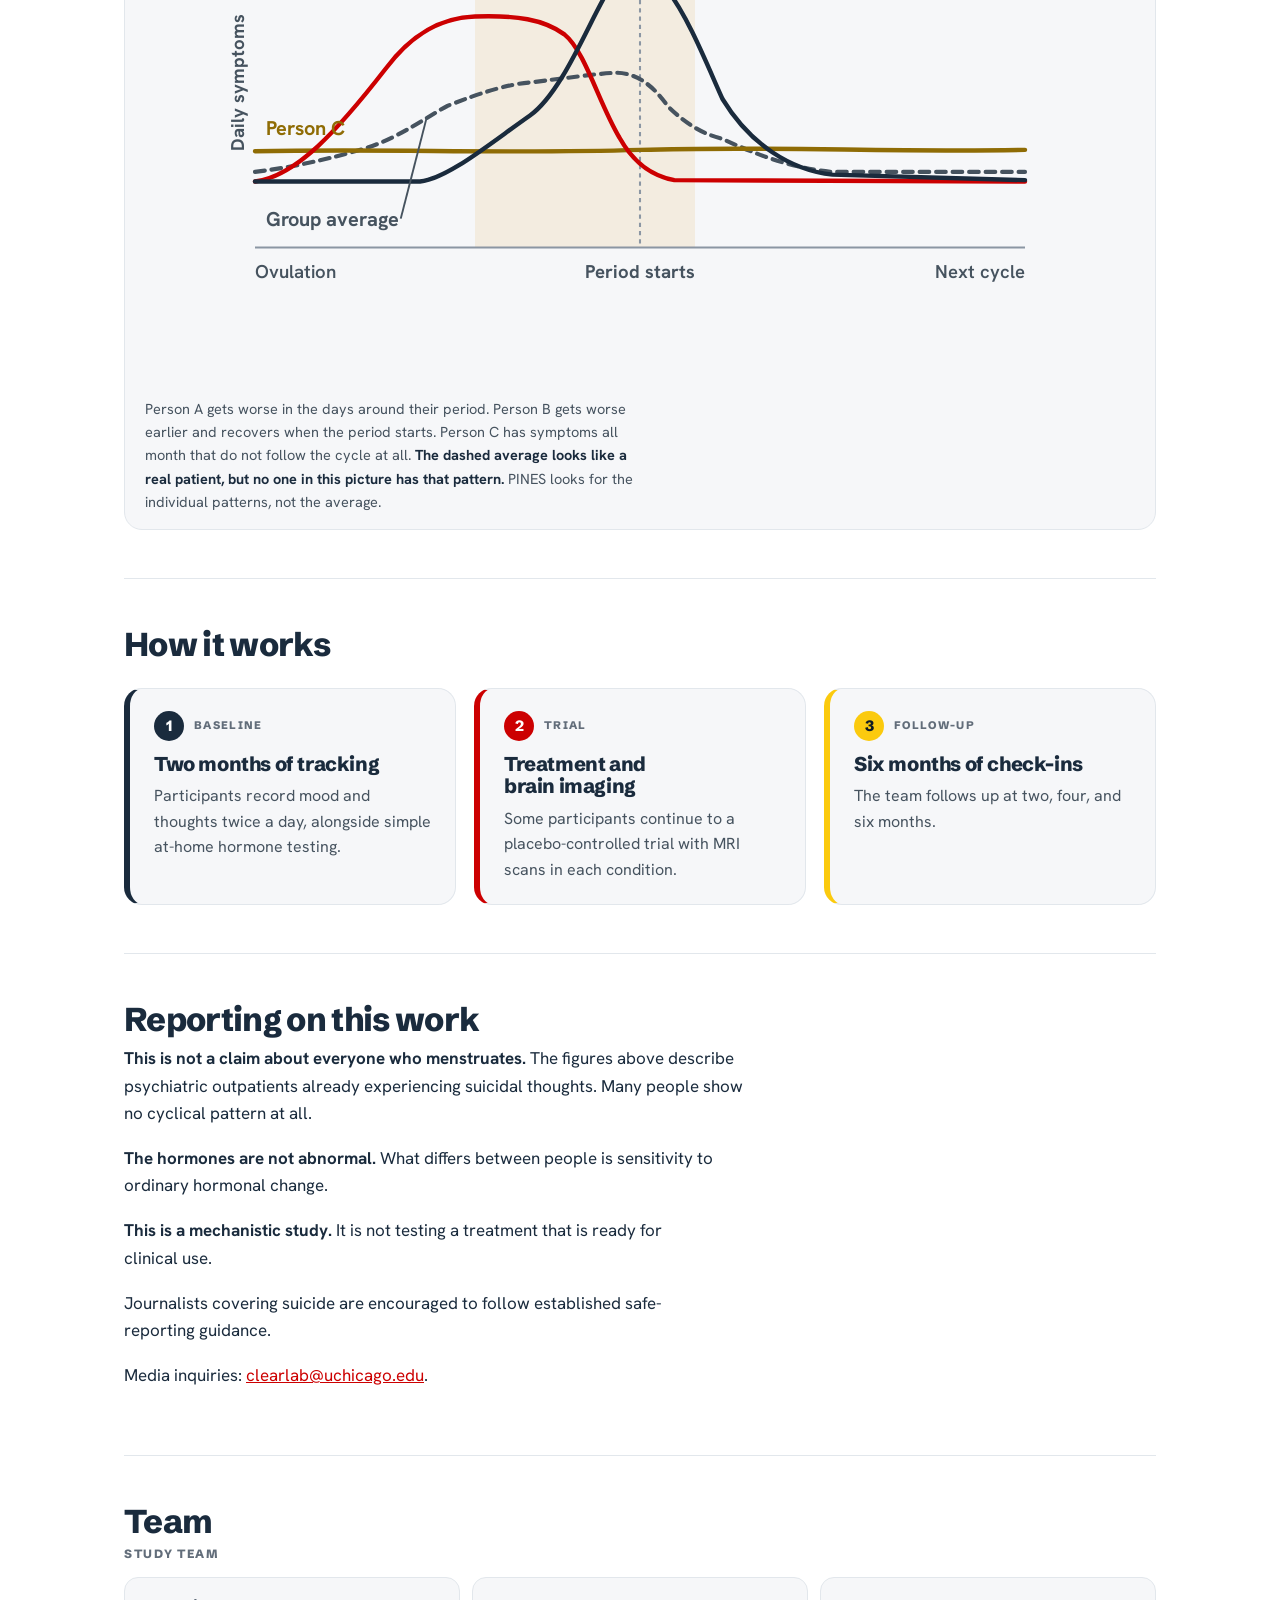
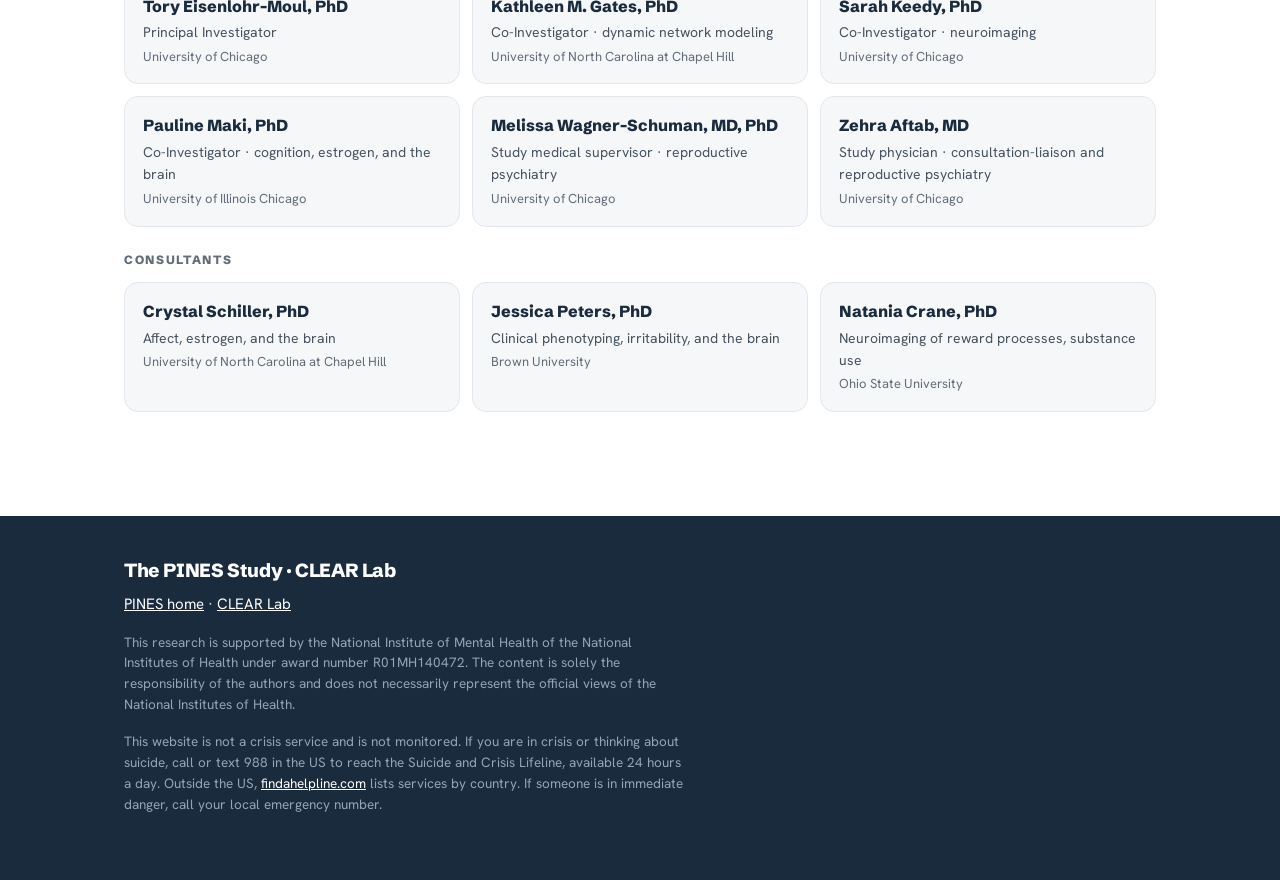
<file: pines/press/index.html>
<!DOCTYPE html>
<html lang="en">
<head>
<meta charset="utf-8">
<meta name="viewport" content="width=device-width, initial-scale=1">
<title>For press and public — PINES Study</title>
<meta name="description" content="Plain-language summary of the PINES study, plus media contact and safe-reporting notes.">
<link rel="icon" href="../../assets/pines-badge.svg">
<link rel="preconnect" href="https://fonts.googleapis.com">
<link rel="preconnect" href="https://fonts.gstatic.com" crossorigin>
<link href="https://fonts.googleapis.com/css2?family=Hanken+Grotesk:wght@400;500;600;700&family=Schibsted+Grotesk:wght@600;700;800;900&display=swap" rel="stylesheet">
<link rel="stylesheet" href="../assets/pines.css">
</head>
<body>

<div class="crisis"><div class="wrap">
  <span><strong>Not a crisis service.</strong> If you are in crisis, call or text <strong>988</strong> in the US, or see <a href="https://findahelpline.com">findahelpline.com</a>.</span>
</div></div>
<div class="rule"></div>
<nav class="site-nav" aria-label="CLEAR Lab website"><div class="wrap">
  <a href="../../">CLEAR Lab home</a>
  <details class="dd">
    <summary>Patients &amp; clinicians</summary>
    <div class="menu">
      <a href="../../#work">What we do</a>
      <a href="../../pines/participants/">Join the PINES trial</a>
      <a href="../../pines/clinicians/">PINES for clinicians</a>
    </div>
  </details>
  <details class="dd">
    <summary>Researchers &amp; trainees</summary>
    <div class="menu">
      <a href="../../#people">Meet the lab</a>
      <a href="../../pines/researchers/">PINES for researchers</a>
      <a href="../../medical-students/">Medical students</a>
    </div>
  </details>
  <details class="dd">
    <summary class="current">Press &amp; supporters</summary>
    <div class="menu">
      <a href="../../media/">In the media</a>
      <a href="../../pines/press/" aria-current="page">PINES press kit</a>
      <a href="../../#support">Support our work</a>
    </div>
  </details>
  <a class="cta" href="mailto:temo@uchicago.edu">Contact</a>
</div></nav>
<script>
document.addEventListener('click',function(e){document.querySelectorAll('.site-nav details[open]').forEach(function(d){if(!d.contains(e.target))d.removeAttribute('open')})});
document.addEventListener('keydown',function(e){if(e.key==='Escape')document.querySelectorAll('.site-nav details[open]').forEach(function(d){d.removeAttribute('open');d.querySelector('summary').focus()})});
document.querySelectorAll('.site-nav details').forEach(function(d){d.addEventListener('toggle',function(){if(d.open)document.querySelectorAll('.site-nav details[open]').forEach(function(o){if(o!==d)o.removeAttribute('open')});if(d.open){var m=d.querySelector('.menu');m.style.left='';var r=m.getBoundingClientRect(),over=r.right-(document.documentElement.clientWidth-8);if(over>0)m.style.left=-Math.min(over,r.left-8)+'px'}})});
</script>

<header><div class="wrap">
  <div class="brandrow"><a href="../">
    <svg class="trees" viewBox="0 0 240 130" width="104" height="56" role="img" aria-label="PINES">
      <polygon points="26,52 60.5,112 -8.5,112" fill="var(--cream-2)"/>
      <polygon points="104,44 143,112 65,112" fill="var(--cream-2)"/>
      <polygon points="186,50 222,112 150,112" fill="var(--cream-2)"/>
      <polygon points="44,40 82,116 6,116" fill="var(--red)"/><rect x="39.4" y="116" width="9.2" height="9" fill="var(--red)"/>
      <polygon points="120,24 166,120 74,120" fill="var(--navy)"/><rect x="114.5" y="120" width="11" height="10.5" fill="var(--navy)"/>
      <polygon points="196,38 234,116 158,116" fill="var(--gold)"/><rect x="191.4" y="116" width="9.2" height="9" fill="var(--gold)"/>
    </svg>
    <div>
      <div class="eyebrow">CLEAR Lab</div>
      <div class="display" style="font-size:19px;font-weight:800;margin-top:4px">The PINES Study</div>
    </div>
  </a></div>
</div></header>

<div class="hero"><div class="wrap">
  <h1>Why does suicide risk follow the menstrual cycle for some people and not others?</h1>
  <p class="sub">PINES is a five-year study using daily tracking, a placebo-controlled trial, and brain imaging to find out.</p>
  
  <a class="back" href="../">&larr; All PINES pages</a>
</div></div>
<main class="wrap">
<section style="border-top:0">
  <h2>What the study asks</h2>
  <div class="prose">
    <p>Suicide risk is not steady over time. Among people who menstruate and who already experience suicidal thoughts, roughly six in ten see that risk rise and fall in a recurring monthly pattern, with the hardest days clustering around the start of a period. That is also when the ovarian hormones are in their greatest flux.</p>
    <p>That figure comes from our own clinical samples. It describes people already in psychiatric care, not people who menstruate in general.</p>
    <p>In three earlier randomized trials, our team found that supplementing estrogen across those days prevented the expected worsening of depression and suicidal thinking, compared with placebo. Progesterone, the other main ovarian hormone, did not have that effect. PINES asks the next question: how does that benefit actually work, and does it work the same way in everyone?</p>
    <p>We expect that it does not, and that is the point of the study. Sensitivity to hormonal change appears to differ between people. Many show no relationship at all. PINES is built to find those differences rather than average across them.</p>
    <p>Estrogen and progesterone are not abnormal in these patients. People with and without this pattern have the same levels and the same cycles. What differs is sensitivity to ordinary change.</p>
  </div>
</section>


<section>
<figure class="chart">
  <p class="chart-title">Three people, three patterns. The average describes none of them.</p>
  <p class="chart-note">Illustration &middot; not study data</p>

  <svg viewBox="0 0 720 400" role="img" aria-labelledby="figTitle figDesc">
    <title id="figTitle">Daily symptoms across the menstrual cycle for three different people, with the group average</title>
    <desc id="figDesc">Three schematic lines. One person's symptoms rise sharply in the days just before and during their period. A second person's symptoms rise earlier, in the second half of the cycle, and resolve when their period starts. A third person's symptoms stay level all month. A dashed line showing the average of the three has a single broad bump that matches none of the individual patterns.</desc>

    <!-- highest-risk band -->
    <rect x="240" y="60" width="160" height="240" fill="var(--fig-band)"/>
    <text x="320" y="78" text-anchor="middle" font-family="'Hanken Grotesk',sans-serif" font-size="13" font-weight="700" fill="var(--ink-2)">highest-risk days</text>

    <!-- axes -->
    <line x1="80" y1="300" x2="640" y2="300" stroke="var(--fig-axis)" stroke-width="1.5"/>
    <line x1="360" y1="60" x2="360" y2="300" stroke="var(--fig-axis)" stroke-width="1.5" stroke-dasharray="3 3"/>
    <text x="80"  y="322" font-family="'Hanken Grotesk',sans-serif" font-size="13.5" font-weight="600" fill="var(--ink-2)">Ovulation</text>
    <text x="360" y="322" text-anchor="middle" font-family="'Hanken Grotesk',sans-serif" font-size="13.5" font-weight="700" fill="var(--ink-2)">Period starts</text>
    <text x="640" y="322" text-anchor="end" font-family="'Hanken Grotesk',sans-serif" font-size="13.5" font-weight="600" fill="var(--ink-2)">Next cycle</text>
    <text x="72" y="180" text-anchor="middle" transform="rotate(-90 72 180)" font-family="'Hanken Grotesk',sans-serif" font-size="13.5" font-weight="700" fill="var(--ink-2)">Daily symptoms</text>

    <!-- group average -->
    <path d="M80,245 C120,240 145,232 160,228 C185,220 205,205 220,197 C245,187 265,181 280,180 C305,177 325,174 340,173 C355,172 368,180 380,197 C395,212 408,218 420,221 C450,235 475,243 500,245 L640,245"
          fill="none" stroke="var(--fig-avg)" stroke-width="3" stroke-dasharray="7 5" stroke-linecap="round"/>

    <!-- person C: no cyclical pattern -->
    <path d="M80,230 C180,228 260,232 360,229 C460,226 540,231 640,229"
          fill="none" stroke="var(--fig-c)" stroke-width="3.2" stroke-linecap="round"/>

    <!-- person B: rises in the luteal phase, resolves at menses -->
    <path d="M80,252 C110,248 140,215 175,170 C190,150 210,133 240,132 C270,131 290,134 305,145 C320,157 330,195 345,220 C355,238 368,248 385,251 L640,252"
          fill="none" stroke="var(--fig-b)" stroke-width="3.2" stroke-linecap="round"/>

    <!-- person A: perimenstrual peak -->
    <path d="M80,252 L200,252 C220,250 250,225 280,204 C305,186 325,130 340,108 C348,100 372,100 380,113 C395,132 410,170 420,192 C440,225 470,244 500,247 L640,251"
          fill="none" stroke="var(--fig-a)" stroke-width="3.2" stroke-linecap="round"/>

    <!-- direct labels, no legend -->
    <text x="392" y="98"  font-family="'Hanken Grotesk',sans-serif" font-size="14.5" font-weight="700" fill="var(--fig-a)">Person A</text>
    <text x="228" y="112" font-family="'Hanken Grotesk',sans-serif" font-size="14.5" font-weight="700" fill="var(--fig-b)">Person B</text>
    <text x="88"  y="218" font-family="'Hanken Grotesk',sans-serif" font-size="14.5" font-weight="700" fill="var(--fig-c)">Person C</text>
    <path d="M186,279 L205,205" fill="none" stroke="var(--fig-avg)" stroke-width="1.4"/>
    <text x="88" y="284" font-family="'Hanken Grotesk',sans-serif" font-size="14.5" font-weight="700" fill="var(--fig-avg)">Group average</text>
  </svg>

  <figcaption class="cap">Person A gets worse in the days around their period. Person B gets worse earlier and recovers when the period starts. Person C has symptoms all month that do not follow the cycle at all. <b>The dashed average looks like a real patient, but no one in this picture has that pattern.</b> PINES looks for the individual patterns, not the average.</figcaption>
</figure>
</section>

<section>
  <h2>How it works</h2>
  <div class="grid g3">
    <div class="card">
      <div class="step"><span class="num">1</span><span class="label">Baseline</span></div>
      <h3>Two months of tracking</h3>
      <p>Participants record mood and thoughts twice a day, alongside simple at-home hormone testing.</p>
    </div>
    <div class="card red">
      <div class="step"><span class="num">2</span><span class="label">Trial</span></div>
      <h3>Treatment and brain imaging</h3>
      <p>Some participants continue to a placebo-controlled trial with MRI scans in each condition.</p>
    </div>
    <div class="card gold">
      <div class="step"><span class="num">3</span><span class="label">Follow-up</span></div>
      <h3>Six months of check-ins</h3>
      <p>The team follows up at two, four, and six months.</p>
    </div>
  </div>
</section>

<section>
  <h2>Reporting on this work</h2>
  <div class="prose">
    <p><strong>This is not a claim about everyone who menstruates.</strong> The figures above describe psychiatric outpatients already experiencing suicidal thoughts. Many people show no cyclical pattern at all.</p>
    <p><strong>The hormones are not abnormal.</strong> What differs between people is sensitivity to ordinary hormonal change.</p>
    <p><strong>This is a mechanistic study.</strong> It is not testing a treatment that is ready for clinical use.</p>
    <p>Journalists covering suicide are encouraged to follow established safe-reporting guidance.</p>
    <p>Media inquiries: <a href="mailto:clearlab@uchicago.edu">clearlab@uchicago.edu</a>.</p>
  </div>
</section>

<section>
  <h2>Team</h2>
  <h3 class="teamhead">Study team</h3>
  <ul class="team">
    <li><div class="nm">Tory Eisenlohr-Moul, PhD</div><div class="rl">Principal Investigator</div><div class="af">University of Chicago</div></li>
    <li><div class="nm">Kathleen M. Gates, PhD</div><div class="rl">Co-Investigator &middot; dynamic network modeling</div><div class="af">University of North Carolina at Chapel Hill</div></li>
    <li><div class="nm">Sarah Keedy, PhD</div><div class="rl">Co-Investigator &middot; neuroimaging</div><div class="af">University of Chicago</div></li>
    <li><div class="nm">Pauline Maki, PhD</div><div class="rl">Co-Investigator &middot; cognition, estrogen, and the brain</div><div class="af">University of Illinois Chicago</div></li>
    <li><div class="nm">Melissa Wagner-Schuman, MD, PhD</div><div class="rl">Study medical supervisor &middot; reproductive psychiatry</div><div class="af">University of Chicago</div></li>
    <li><div class="nm">Zehra Aftab, MD</div><div class="rl">Study physician &middot; consultation-liaison and reproductive psychiatry</div><div class="af">University of Chicago</div></li>
  </ul>

  <h3 class="teamhead">Consultants</h3>
  <ul class="team">
    <li><div class="nm">Crystal Schiller, PhD</div><div class="rl">Affect, estrogen, and the brain</div><div class="af">University of North Carolina at Chapel Hill</div></li>
    <li><div class="nm">Jessica Peters, PhD</div><div class="rl">Clinical phenotyping, irritability, and the brain</div><div class="af">Brown University</div></li>
    <li><div class="nm">Natania Crane, PhD</div><div class="rl">Neuroimaging of reward processes, substance use</div><div class="af">Ohio State University</div></li>
  </ul>
</section>
</main>

<footer><div class="wrap">
  <div class="display" style="font-size:19px;font-weight:800;color:#fff">The PINES Study &middot; CLEAR Lab</div>
  <p style="margin:10px 0 0"><a href="../">PINES home</a> &middot; <a href="../../">CLEAR Lab</a></p>
  <p class="fine">This research is supported by the National Institute of Mental Health of the National Institutes of Health under award number R01MH140472. The content is solely the responsibility of the authors and does not necessarily represent the official views of the National Institutes of Health.</p>
  <p class="fine">This website is not a crisis service and is not monitored. If you are in crisis or thinking about suicide, call or text 988 in the US to reach the Suicide and Crisis Lifeline, available 24 hours a day. Outside the US, <a href="https://findahelpline.com">findahelpline.com</a> lists services by country. If someone is in immediate danger, call your local emergency number.</p>
</div></footer>

</body>
</html>
</file>
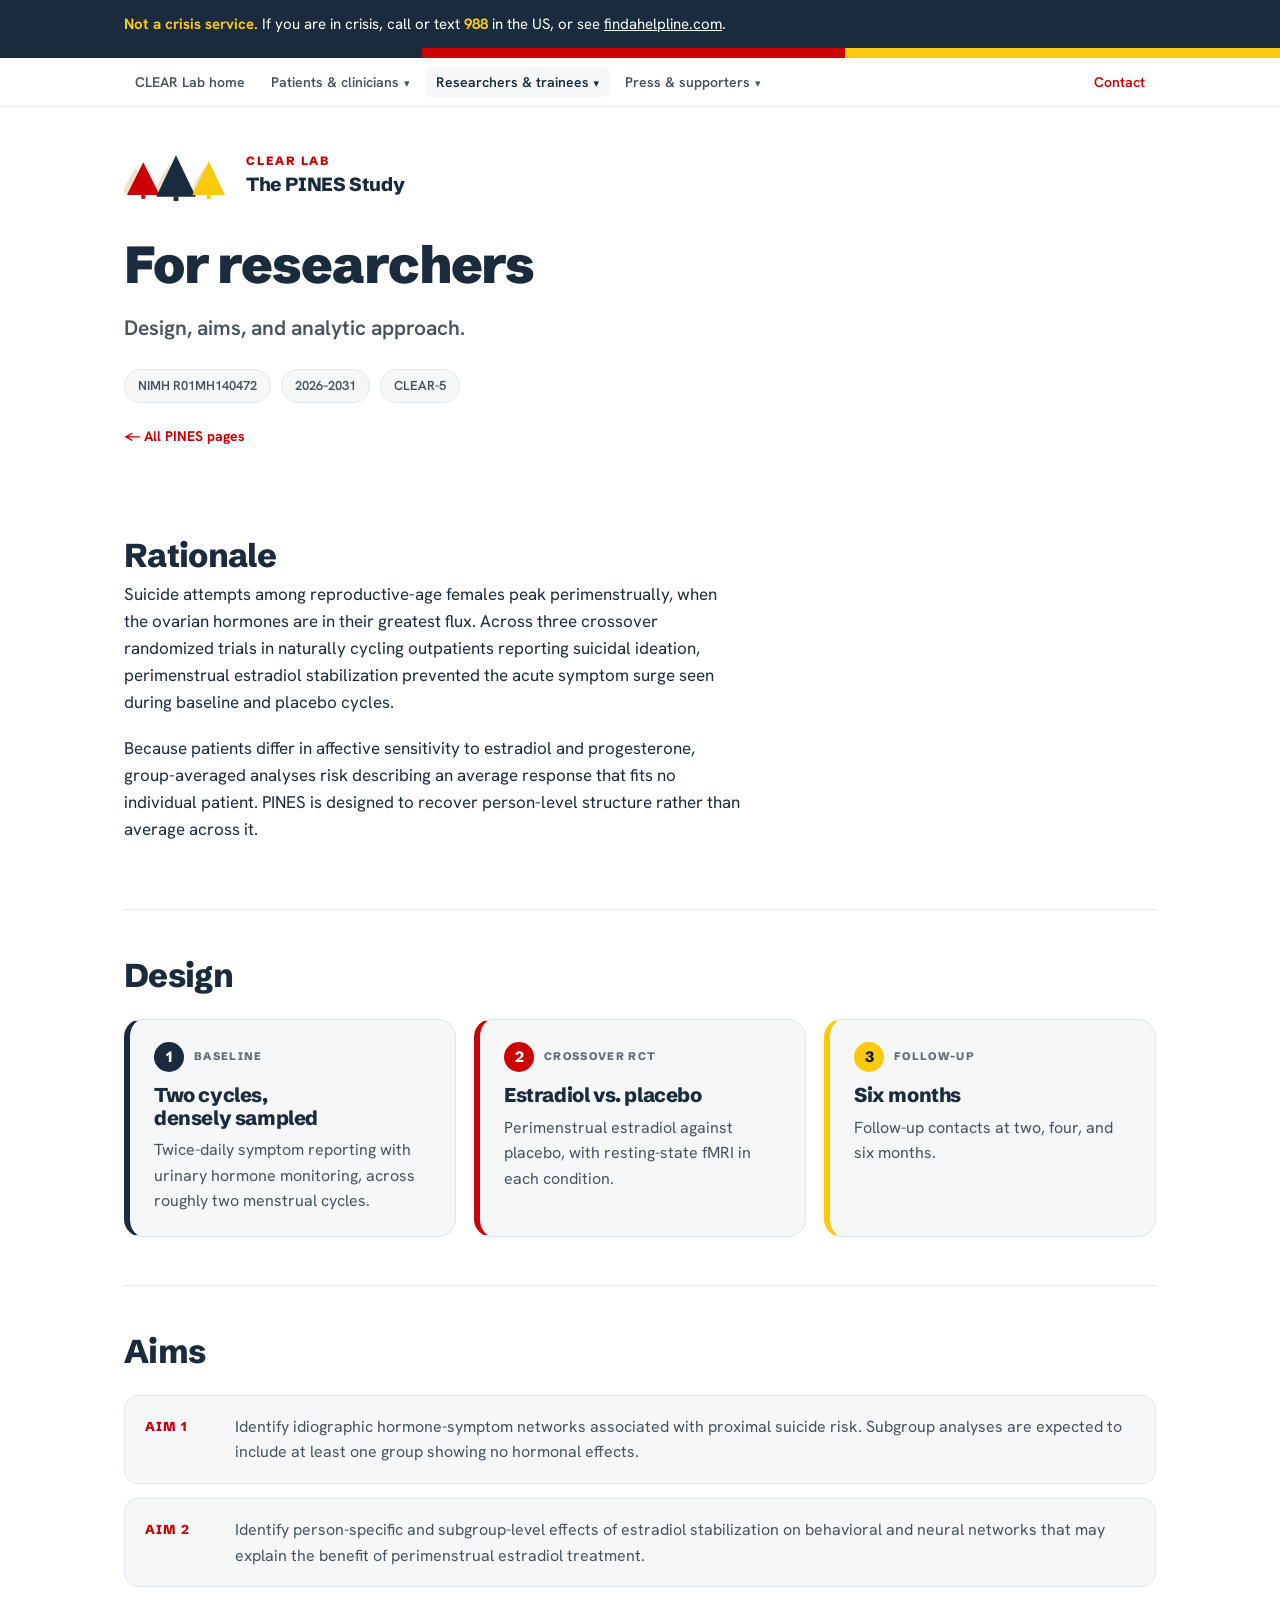
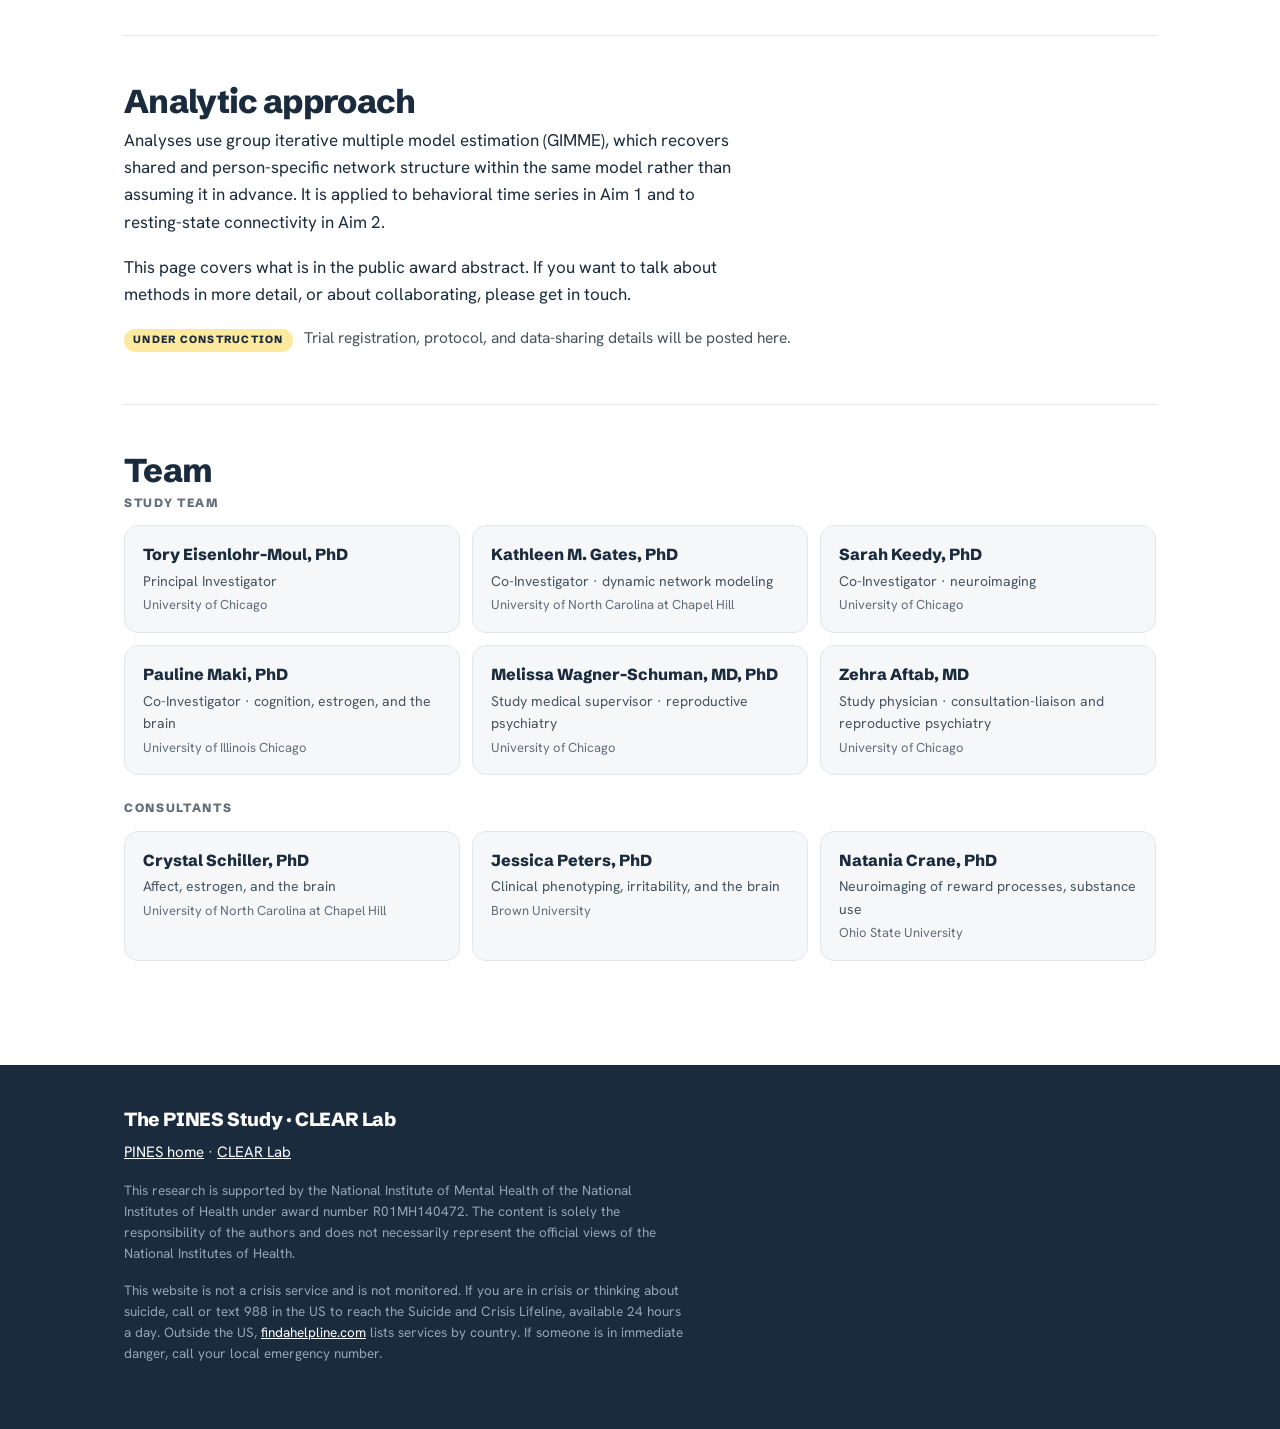
<file: pines/researchers/index.html>
<!DOCTYPE html>
<html lang="en">
<head>
<meta charset="utf-8">
<meta name="viewport" content="width=device-width, initial-scale=1">
<title>For researchers — PINES Study</title>
<meta name="description" content="PINES study design, aims, analytic approach, registrations, and team.">
<link rel="icon" href="../../assets/pines-badge.svg">
<link rel="preconnect" href="https://fonts.googleapis.com">
<link rel="preconnect" href="https://fonts.gstatic.com" crossorigin>
<link href="https://fonts.googleapis.com/css2?family=Hanken+Grotesk:wght@400;500;600;700&family=Schibsted+Grotesk:wght@600;700;800;900&display=swap" rel="stylesheet">
<link rel="stylesheet" href="../assets/pines.css">
</head>
<body>

<div class="crisis"><div class="wrap">
  <span><strong>Not a crisis service.</strong> If you are in crisis, call or text <strong>988</strong> in the US, or see <a href="https://findahelpline.com">findahelpline.com</a>.</span>
</div></div>
<div class="rule"></div>
<nav class="site-nav" aria-label="CLEAR Lab website"><div class="wrap">
  <a href="../../">CLEAR Lab home</a>
  <details class="dd">
    <summary>Patients &amp; clinicians</summary>
    <div class="menu">
      <a href="../../#work">What we do</a>
      <a href="../../pines/participants/">Join the PINES trial</a>
      <a href="../../pines/clinicians/">PINES for clinicians</a>
    </div>
  </details>
  <details class="dd">
    <summary class="current">Researchers &amp; trainees</summary>
    <div class="menu">
      <a href="../../#people">Meet the lab</a>
      <a href="../../pines/researchers/" aria-current="page">PINES for researchers</a>
      <a href="../../medical-students/">Medical students</a>
    </div>
  </details>
  <details class="dd">
    <summary>Press &amp; supporters</summary>
    <div class="menu">
      <a href="../../media/">In the media</a>
      <a href="../../pines/press/">PINES press kit</a>
      <a href="../../#support">Support our work</a>
    </div>
  </details>
  <a class="cta" href="mailto:temo@uchicago.edu">Contact</a>
</div></nav>
<script>
document.addEventListener('click',function(e){document.querySelectorAll('.site-nav details[open]').forEach(function(d){if(!d.contains(e.target))d.removeAttribute('open')})});
document.addEventListener('keydown',function(e){if(e.key==='Escape')document.querySelectorAll('.site-nav details[open]').forEach(function(d){d.removeAttribute('open');d.querySelector('summary').focus()})});
document.querySelectorAll('.site-nav details').forEach(function(d){d.addEventListener('toggle',function(){if(d.open)document.querySelectorAll('.site-nav details[open]').forEach(function(o){if(o!==d)o.removeAttribute('open')});if(d.open){var m=d.querySelector('.menu');m.style.left='';var r=m.getBoundingClientRect(),over=r.right-(document.documentElement.clientWidth-8);if(over>0)m.style.left=-Math.min(over,r.left-8)+'px'}})});
</script>

<header><div class="wrap">
  <div class="brandrow"><a href="../">
    <svg class="trees" viewBox="0 0 240 130" width="104" height="56" role="img" aria-label="PINES">
      <polygon points="26,52 60.5,112 -8.5,112" fill="var(--cream-2)"/>
      <polygon points="104,44 143,112 65,112" fill="var(--cream-2)"/>
      <polygon points="186,50 222,112 150,112" fill="var(--cream-2)"/>
      <polygon points="44,40 82,116 6,116" fill="var(--red)"/><rect x="39.4" y="116" width="9.2" height="9" fill="var(--red)"/>
      <polygon points="120,24 166,120 74,120" fill="var(--navy)"/><rect x="114.5" y="120" width="11" height="10.5" fill="var(--navy)"/>
      <polygon points="196,38 234,116 158,116" fill="var(--gold)"/><rect x="191.4" y="116" width="9.2" height="9" fill="var(--gold)"/>
    </svg>
    <div>
      <div class="eyebrow">CLEAR Lab</div>
      <div class="display" style="font-size:19px;font-weight:800;margin-top:4px">The PINES Study</div>
    </div>
  </a></div>
</div></header>

<div class="hero"><div class="wrap">
  <h1>For researchers</h1>
  <p class="sub">Design, aims, and analytic approach.</p>
  <div class="meta"><span class="chip">NIMH R01MH140472</span><span class="chip">2026–2031</span><span class="chip">CLEAR-5</span></div>
  <a class="back" href="../">&larr; All PINES pages</a>
</div></div>
<main class="wrap">
<section style="border-top:0">
  <h2>Rationale</h2>
  <div class="prose">
    <p>Suicide attempts among reproductive-age females peak perimenstrually, when the ovarian hormones are in their greatest flux. Across three crossover randomized trials in naturally cycling outpatients reporting suicidal ideation, perimenstrual estradiol stabilization prevented the acute symptom surge seen during baseline and placebo cycles.</p>
    <p>Because patients differ in affective sensitivity to estradiol and progesterone, group-averaged analyses risk describing an average response that fits no individual patient. PINES is designed to recover person-level structure rather than average across it.</p>
  </div>
</section>

<section>
  <h2>Design</h2>
  <div class="grid g3">
    <div class="card">
      <div class="step"><span class="num">1</span><span class="label">Baseline</span></div>
      <h3>Two cycles, densely sampled</h3>
      <p>Twice-daily symptom reporting with urinary hormone monitoring, across roughly two menstrual cycles.</p>
    </div>
    <div class="card red">
      <div class="step"><span class="num">2</span><span class="label">Crossover RCT</span></div>
      <h3>Estradiol vs. placebo</h3>
      <p>Perimenstrual estradiol against placebo, with resting-state fMRI in each condition.</p>
    </div>
    <div class="card gold">
      <div class="step"><span class="num">3</span><span class="label">Follow-up</span></div>
      <h3>Six months</h3>
      <p>Follow-up contacts at two, four, and six months.</p>
    </div>
  </div>
</section>

<section>
  <h2>Aims</h2>
  <ul class="aims">
    <li><span class="k">Aim 1</span><p>Identify idiographic hormone-symptom networks associated with proximal suicide risk. Subgroup analyses are expected to include at least one group showing no hormonal effects.</p></li>
    <li><span class="k">Aim 2</span><p>Identify person-specific and subgroup-level effects of estradiol stabilization on behavioral and neural networks that may explain the benefit of perimenstrual estradiol treatment.</p></li>
  </ul>
</section>

<section>
  <h2>Analytic approach</h2>
  <div class="prose">
    <p>Analyses use group iterative multiple model estimation (GIMME), which recovers shared and person-specific network structure within the same model rather than assuming it in advance. It is applied to behavioral time series in Aim 1 and to resting-state connectivity in Aim 2.</p>
    <p>This page covers what is in the public award abstract. If you want to talk about methods in more detail, or about collaborating, please get in touch.</p>
  </div>
  <p class="wip"><span class="tag">Under construction</span> <span>Trial registration, protocol, and data-sharing details will be posted here.</span></p>
</section>

<section>
  <h2>Team</h2>
  <h3 class="teamhead">Study team</h3>
  <ul class="team">
    <li><div class="nm">Tory Eisenlohr-Moul, PhD</div><div class="rl">Principal Investigator</div><div class="af">University of Chicago</div></li>
    <li><div class="nm">Kathleen M. Gates, PhD</div><div class="rl">Co-Investigator &middot; dynamic network modeling</div><div class="af">University of North Carolina at Chapel Hill</div></li>
    <li><div class="nm">Sarah Keedy, PhD</div><div class="rl">Co-Investigator &middot; neuroimaging</div><div class="af">University of Chicago</div></li>
    <li><div class="nm">Pauline Maki, PhD</div><div class="rl">Co-Investigator &middot; cognition, estrogen, and the brain</div><div class="af">University of Illinois Chicago</div></li>
    <li><div class="nm">Melissa Wagner-Schuman, MD, PhD</div><div class="rl">Study medical supervisor &middot; reproductive psychiatry</div><div class="af">University of Chicago</div></li>
    <li><div class="nm">Zehra Aftab, MD</div><div class="rl">Study physician &middot; consultation-liaison and reproductive psychiatry</div><div class="af">University of Chicago</div></li>
  </ul>

  <h3 class="teamhead">Consultants</h3>
  <ul class="team">
    <li><div class="nm">Crystal Schiller, PhD</div><div class="rl">Affect, estrogen, and the brain</div><div class="af">University of North Carolina at Chapel Hill</div></li>
    <li><div class="nm">Jessica Peters, PhD</div><div class="rl">Clinical phenotyping, irritability, and the brain</div><div class="af">Brown University</div></li>
    <li><div class="nm">Natania Crane, PhD</div><div class="rl">Neuroimaging of reward processes, substance use</div><div class="af">Ohio State University</div></li>
  </ul>
  <!-- TO FILL IN: study coordinator and staff, if they should be listed -->
</section>
</main>

<footer><div class="wrap">
  <div class="display" style="font-size:19px;font-weight:800;color:#fff">The PINES Study &middot; CLEAR Lab</div>
  <p style="margin:10px 0 0"><a href="../">PINES home</a> &middot; <a href="../../">CLEAR Lab</a></p>
  <p class="fine">This research is supported by the National Institute of Mental Health of the National Institutes of Health under award number R01MH140472. The content is solely the responsibility of the authors and does not necessarily represent the official views of the National Institutes of Health.</p>
  <p class="fine">This website is not a crisis service and is not monitored. If you are in crisis or thinking about suicide, call or text 988 in the US to reach the Suicide and Crisis Lifeline, available 24 hours a day. Outside the US, <a href="https://findahelpline.com">findahelpline.com</a> lists services by country. If someone is in immediate danger, call your local emergency number.</p>
</div></footer>

</body>
</html>
</file>
<file: pines/assets/pines.css>
/* PINES study pages — shared styles.
   Palette taken from pines-logo.svg (navy / red / gold / cream). */
:root{
  --navy:#1a2b3d; --navy-deep:#0e1a26; --red:#cc0001; --gold:#fbca0e;
  --cream:#f5efe2; --cream-2:#ebe3cc;
  --bg:#ffffff; --surface:#f6f7f9; --border:#e2e7ec;
  --ink:#1a2b3d; --ink-2:#46535f; --ink-3:#626d7a;  /* AA on --surface (4.91) and --bg (5.27) */
  --accent:var(--red);
  --badge-ring:rgba(14,26,38,.18);
  --maxw:1080px; --radius:18px;
}
@media (prefers-color-scheme:dark){
  :root:not([data-theme="light"]){
    --bg:#0e1a26; --surface:#16273a; --border:#23384f;
    --ink:#eef2f6; --ink-2:#b7c4d2; --ink-3:#8fa0b3;
    --cream:#16273a; --cream-2:#1d3049;
    --red:#ff5a5b; --accent:#ff5a5b;
    --badge-ring:rgba(183,196,210,.5);
  }
}
*{box-sizing:border-box}
html{scroll-behavior:smooth}
body{
  margin:0; background:var(--bg); color:var(--ink);
  font-family:'Hanken Grotesk',system-ui,-apple-system,sans-serif;
  font-size:17px; line-height:1.6; -webkit-font-smoothing:antialiased;
}
h1,h2,h3,.display{font-family:'Schibsted Grotesk',system-ui,sans-serif; letter-spacing:-.02em; line-height:1.12; text-wrap:balance}
p{text-wrap:pretty}
a{color:var(--accent)}
.wrap{max-width:var(--maxw); margin:0 auto; padding:0 24px}

/* CLEAR Lab site menu bar — hub, clinicians, researchers and press pages.
   Not on participants/: that page stays isolated from cycle and hormone content. */
.site-nav{position:relative; z-index:10; background:var(--bg); border-bottom:1px solid var(--border)}
.site-nav .wrap{display:flex; align-items:center; gap:4px; padding-top:9px; padding-bottom:9px}
.site-nav a,.site-nav summary{font-weight:600; font-size:14px; line-height:1; color:var(--ink-2); text-decoration:none;
  padding:8px 11px; border-radius:7px; white-space:nowrap}
.site-nav a:hover,.site-nav summary:hover,.site-nav details[open] summary{background:var(--surface); color:var(--ink)}
.site-nav a[aria-current="page"],.site-nav summary.current{background:var(--surface); color:var(--ink)}
.site-nav a.cta{margin-left:auto; color:var(--red)}
.site-nav a:focus-visible,.site-nav summary:focus-visible{outline:2px solid var(--red); outline-offset:2px}
.site-nav .dd{position:relative}
.site-nav summary{list-style:none; cursor:pointer; user-select:none}
.site-nav summary::-webkit-details-marker{display:none}
.site-nav summary::after{content:"\25BE"; margin-left:5px; font-size:11px}
.site-nav .menu{position:absolute; z-index:5; top:calc(100% + 4px); left:0; min-width:190px; display:flex; flex-direction:column;
  background:var(--bg); border:1px solid var(--border); border-radius:9px; padding:5px; box-shadow:0 8px 24px rgba(0,0,0,.12)}
.site-nav .menu a{padding:10px 11px}
@media (max-width:640px){
  .site-nav .wrap{flex-wrap:wrap; gap:2px 4px}
  .site-nav a.cta{margin-left:0}
  .site-nav a,.site-nav summary{font-size:13px; padding:7px 9px}
}

/* crisis banner — present on every page */
.crisis{background:var(--navy); color:#fff; font-size:15px; padding:12px 0}
.crisis strong{color:var(--gold)}
.crisis a{color:#fff}
.rule{height:10px; background:linear-gradient(90deg,var(--navy) 0 33%,var(--red) 33% 66%,var(--gold) 66% 100%)}

/* masthead */
header{padding:38px 0 0}
.brandrow{display:flex; align-items:center; gap:18px; flex-wrap:wrap}
.brandrow a,.brandrow .plain{text-decoration:none; color:inherit; display:flex; align-items:center; gap:18px; flex-wrap:wrap}
.trees{flex:none}
.eyebrow{font-family:'Schibsted Grotesk',sans-serif; font-weight:800; font-size:12px; letter-spacing:.16em; text-transform:uppercase; color:var(--accent)}

/* hub */
.hub{padding:60px 0 20px; text-align:center}
.badge{flex:none; margin-bottom:6px}
.hub h1{font-size:clamp(52px,12vw,104px); font-weight:900; margin:0; letter-spacing:.02em}
.hub .expand{font-size:clamp(15px,2.2vw,19px); font-weight:700; color:var(--ink-2); margin:14px 0 0; letter-spacing:.01em}
.hub .one{font-size:clamp(17px,2.1vw,20px); color:var(--ink-2); max-width:52ch; margin:22px auto 0}
/* Four doors, never an orphan: 4-up, then 2x2, then stacked.
   auto-fit would leave a full-width fourth card at mid widths. */
.doors{display:grid; gap:16px; grid-template-columns:1fr; margin:44px 0 8px}
@media (min-width:600px){ .doors{grid-template-columns:repeat(2,1fr)} }
@media (min-width:1000px){ .doors{grid-template-columns:repeat(4,1fr)} }
.door{display:block; text-decoration:none; color:inherit; text-align:left;
  background:var(--surface); border:1px solid var(--border); border-left:6px solid var(--navy);
  border-radius:var(--radius); padding:22px 24px; transition:transform .12s ease, box-shadow .12s ease}
.door:hover{transform:translateY(-2px); box-shadow:0 14px 30px -20px rgba(20,34,51,.55)}
.door:nth-child(2){border-left-color:var(--red)}
.door:nth-child(3){border-left-color:var(--gold)}
.door:nth-child(4){border-left-color:var(--ink-3)}
.door .k{font-family:'Schibsted Grotesk',sans-serif; font-weight:800; font-size:11px; letter-spacing:.12em; text-transform:uppercase; color:var(--ink-3)}
.door h2{font-size:21px; font-weight:800; margin:8px 0 6px}
.door p{margin:0; font-size:15.5px; color:var(--ink-2)}
.door .go{margin-top:12px; font-weight:700; font-size:14px; color:var(--accent)}

/* interior pages */
.hero{padding:26px 0 40px}
.hero h1{font-size:clamp(32px,6vw,52px); font-weight:900; margin:.15em 0 0}
.hero .sub{font-size:clamp(17px,2.2vw,21px); font-weight:600; color:var(--ink-2); max-width:46ch; margin:18px 0 0}
.meta{margin-top:24px; display:flex; gap:10px; flex-wrap:wrap}
.chip{font-size:13px; font-weight:600; padding:6px 13px; border-radius:999px; background:var(--surface); border:1px solid var(--border); color:var(--ink-2)}
.back{display:inline-block; margin-top:22px; font-size:14px; font-weight:700; text-decoration:none}
section{padding:48px 0; border-top:1px solid var(--border)}
h2{font-size:clamp(24px,3.6vw,33px); font-weight:800; margin:0 0 6px}
.lede{font-size:19px; color:var(--ink-2); max-width:62ch; margin:0 0 24px}
.prose{max-width:62ch}
.prose p{margin:0 0 18px}

/* cards */
.grid{display:grid; gap:18px; margin-top:24px}
.g3{grid-template-columns:repeat(auto-fit,minmax(250px,1fr))}
.card{background:var(--surface); border:1px solid var(--border); border-left:6px solid var(--navy); border-radius:var(--radius); padding:22px 24px}
.card.red{border-left-color:var(--red)} .card.gold{border-left-color:var(--gold)}
.card h3{font-size:20px; font-weight:800; margin:0 0 8px}
.card p{margin:0; color:var(--ink-2); font-size:16px}
.step{display:flex; align-items:center; gap:10px; margin-bottom:12px}
.num{flex:none; width:30px; height:30px; display:grid; place-items:center; border-radius:50%; background:var(--navy); color:#fff; font-family:'Schibsted Grotesk',sans-serif; font-weight:800; font-size:15px}
.card.red .num{background:var(--red)} .card.gold .num{background:var(--gold); color:var(--navy-deep)}
.label{font-family:'Schibsted Grotesk',sans-serif; font-weight:800; font-size:11px; letter-spacing:.12em; text-transform:uppercase; color:var(--ink-3)}

/* aims + team lists */
.aims,.team{list-style:none; padding:0; margin:24px 0 0; display:grid; gap:14px}
.aims li{display:flex; gap:16px; align-items:flex-start; padding:18px 20px; background:var(--surface); border:1px solid var(--border); border-radius:14px}
.aims .k{flex:none; font-family:'Schibsted Grotesk',sans-serif; font-weight:800; font-size:13px; letter-spacing:.08em; text-transform:uppercase; color:var(--accent); min-width:74px; padding-top:2px}
.aims p{margin:0; color:var(--ink-2); font-size:16px}
.team{grid-template-columns:repeat(auto-fit,minmax(260px,1fr)); gap:12px}
.teamhead{font-family:'Schibsted Grotesk',sans-serif; font-weight:800; font-size:12px;
  letter-spacing:.14em; text-transform:uppercase; color:var(--ink-3);
  margin:26px 0 -8px}
.teamhead:first-of-type{margin-top:0}
.team li{padding:16px 18px; background:var(--surface); border:1px solid var(--border); border-radius:14px}
.team .nm{font-family:'Schibsted Grotesk',sans-serif; font-weight:800; font-size:16px}
.team .rl{font-size:14px; color:var(--ink-2); margin-top:2px}
.team .af{font-size:13px; color:var(--ink-3); margin-top:3px}

/* enrollment status — the first thing a prospective participant needs */
.notice{display:flex; gap:14px; align-items:flex-start; margin:0 0 8px;
  padding:18px 20px; background:var(--surface); border:1px solid var(--border);
  border-left:6px solid var(--gold); border-radius:16px}
.notice .dot{flex:none; width:11px; height:11px; margin-top:8px; border-radius:50%;
  background:var(--gold); box-shadow:0 0 0 4px color-mix(in srgb,var(--gold) 25%,transparent)}
.notice .t{font-family:'Schibsted Grotesk',sans-serif; font-weight:800; font-size:17px; color:var(--ink)}
.notice .d{font-size:15.5px; color:var(--ink-2); margin-top:3px}

/* under construction — an honest marker where a page is knowingly incomplete */
.wip{display:flex; gap:11px; align-items:baseline; margin:0 0 4px;
  font-size:15.5px; color:var(--ink-2)}
.wip .tag{flex:none; font-family:'Schibsted Grotesk',sans-serif; font-weight:800;
  font-size:10.5px; letter-spacing:.12em; text-transform:uppercase; color:var(--ink);
  background:color-mix(in srgb,var(--gold) 40%,transparent);
  padding:3px 9px; border-radius:999px}

/* deliberate blanks — must be visually impossible to ship by accident */
.ph{display:block; margin:14px 0; padding:12px 16px; border-radius:12px;
  background:repeating-linear-gradient(135deg,rgba(251,202,14,.16) 0 12px,rgba(251,202,14,.28) 12px 24px);
  border:1px dashed var(--gold); color:var(--ink); font-size:15px; font-weight:600}
.ph::before{content:"TO FILL IN — "; font-family:'Schibsted Grotesk',sans-serif; font-weight:800; font-size:11px; letter-spacing:.1em; color:var(--accent)}

/* ---- figure palette -------------------------------------------------
   Brand gold is 1.55:1 on white, unusable as a line or a label, so the
   figure uses a darkened gold in light mode and the true brand gold in
   dark mode. Navy is 1.22:1 on the dark ground, so it flips to a light
   blue there. Every value below clears 3:1 for strokes, 4.5:1 for text. */
:root{
  --fig-a:#1a2b3d; --fig-b:#cc0001; --fig-c:#8f6c05;
  --fig-avg:#46535f; --fig-grid:#dbe1e8; --fig-band:#f3ece0; --fig-axis:#8b96a3;
}
@media (prefers-color-scheme:dark){
  :root:not([data-theme="light"]){
    --fig-a:#7fb0e8; --fig-b:#ff5a5b; --fig-c:#fbca0e;
    --fig-avg:#b7c4d2; --fig-grid:#23384f; --fig-band:#1b2f47; --fig-axis:#7b8ea3;
  }
}
figure.chart{margin:26px 0 0; padding:22px 20px 16px; background:var(--surface);
  border:1px solid var(--border); border-radius:var(--radius)}
figure.chart svg{display:block; width:100%; height:auto}
figure.chart .cap{font-size:14.5px; color:var(--ink-2); margin:12px 0 0; max-width:62ch}
figure.chart .cap b{color:var(--ink)}
.chart-title{font-family:'Schibsted Grotesk',sans-serif; font-weight:800;
  font-size:clamp(17px,2.2vw,20px); line-height:1.25; margin:0 0 4px; color:var(--ink)}
.chart-note{font-size:12.5px; font-weight:700; letter-spacing:.08em;
  text-transform:uppercase; color:var(--ink-3); margin:0 0 16px}

footer{background:var(--navy); color:#cdd7e2; padding:44px 0 52px; font-size:15px; margin-top:56px}
footer a{color:#fff}
footer .fine{font-size:13.5px; color:#93a4b6; max-width:70ch; margin-top:16px; line-height:1.55}
@media (max-width:640px){ body{font-size:16px} section{padding:38px 0} .hub{padding:44px 0 12px} }
</file>
